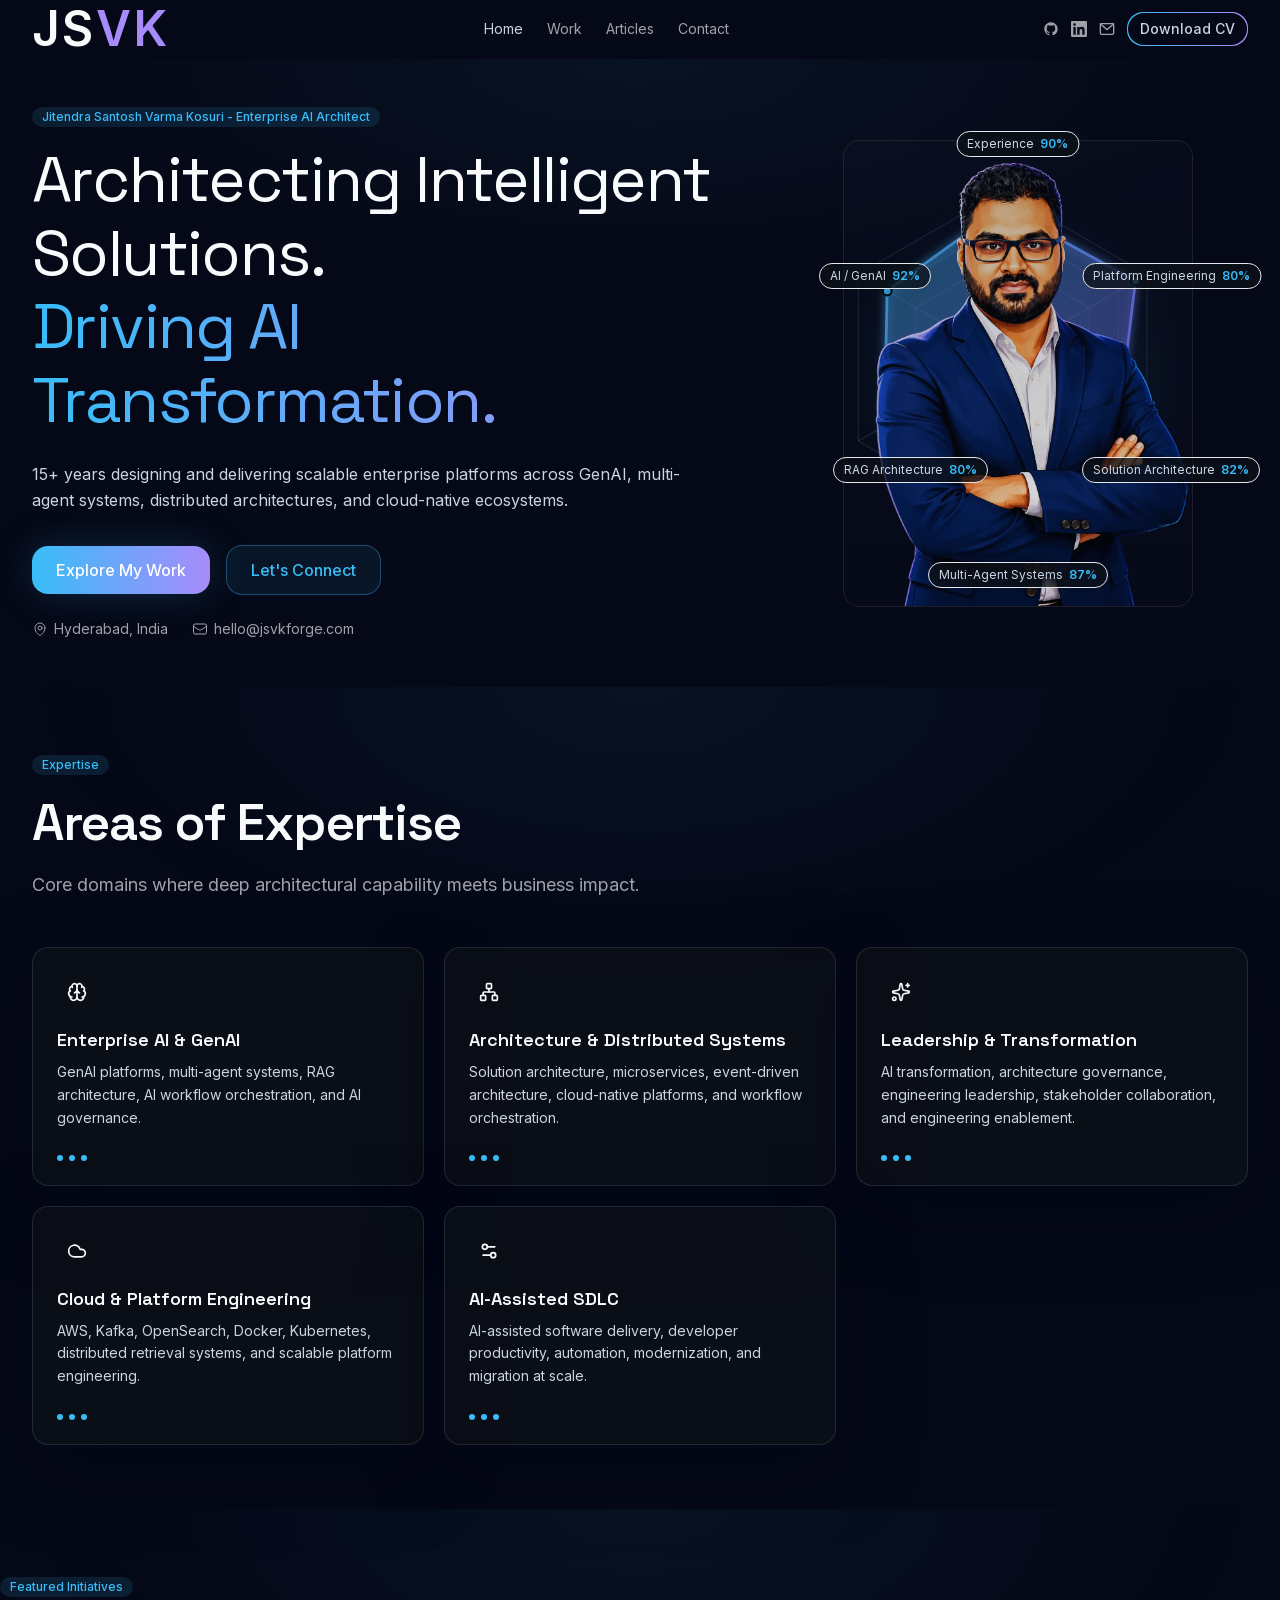
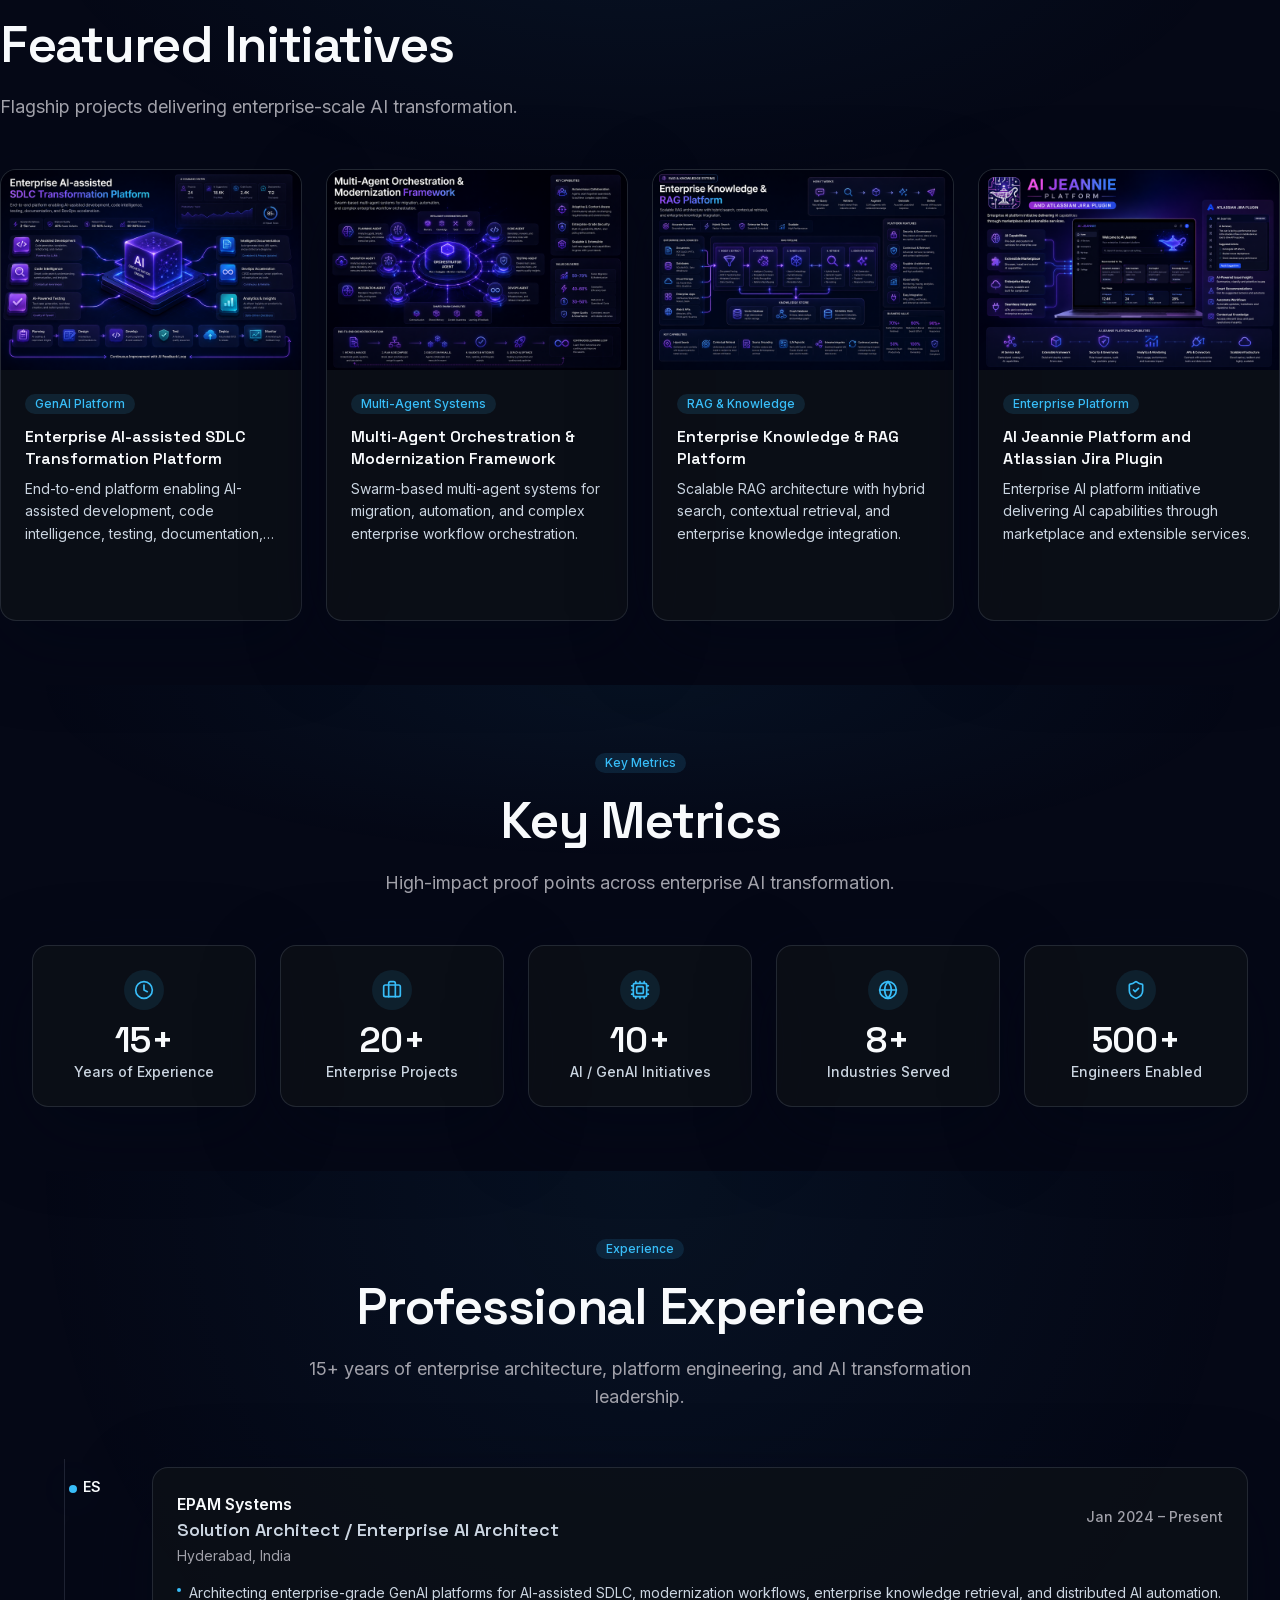
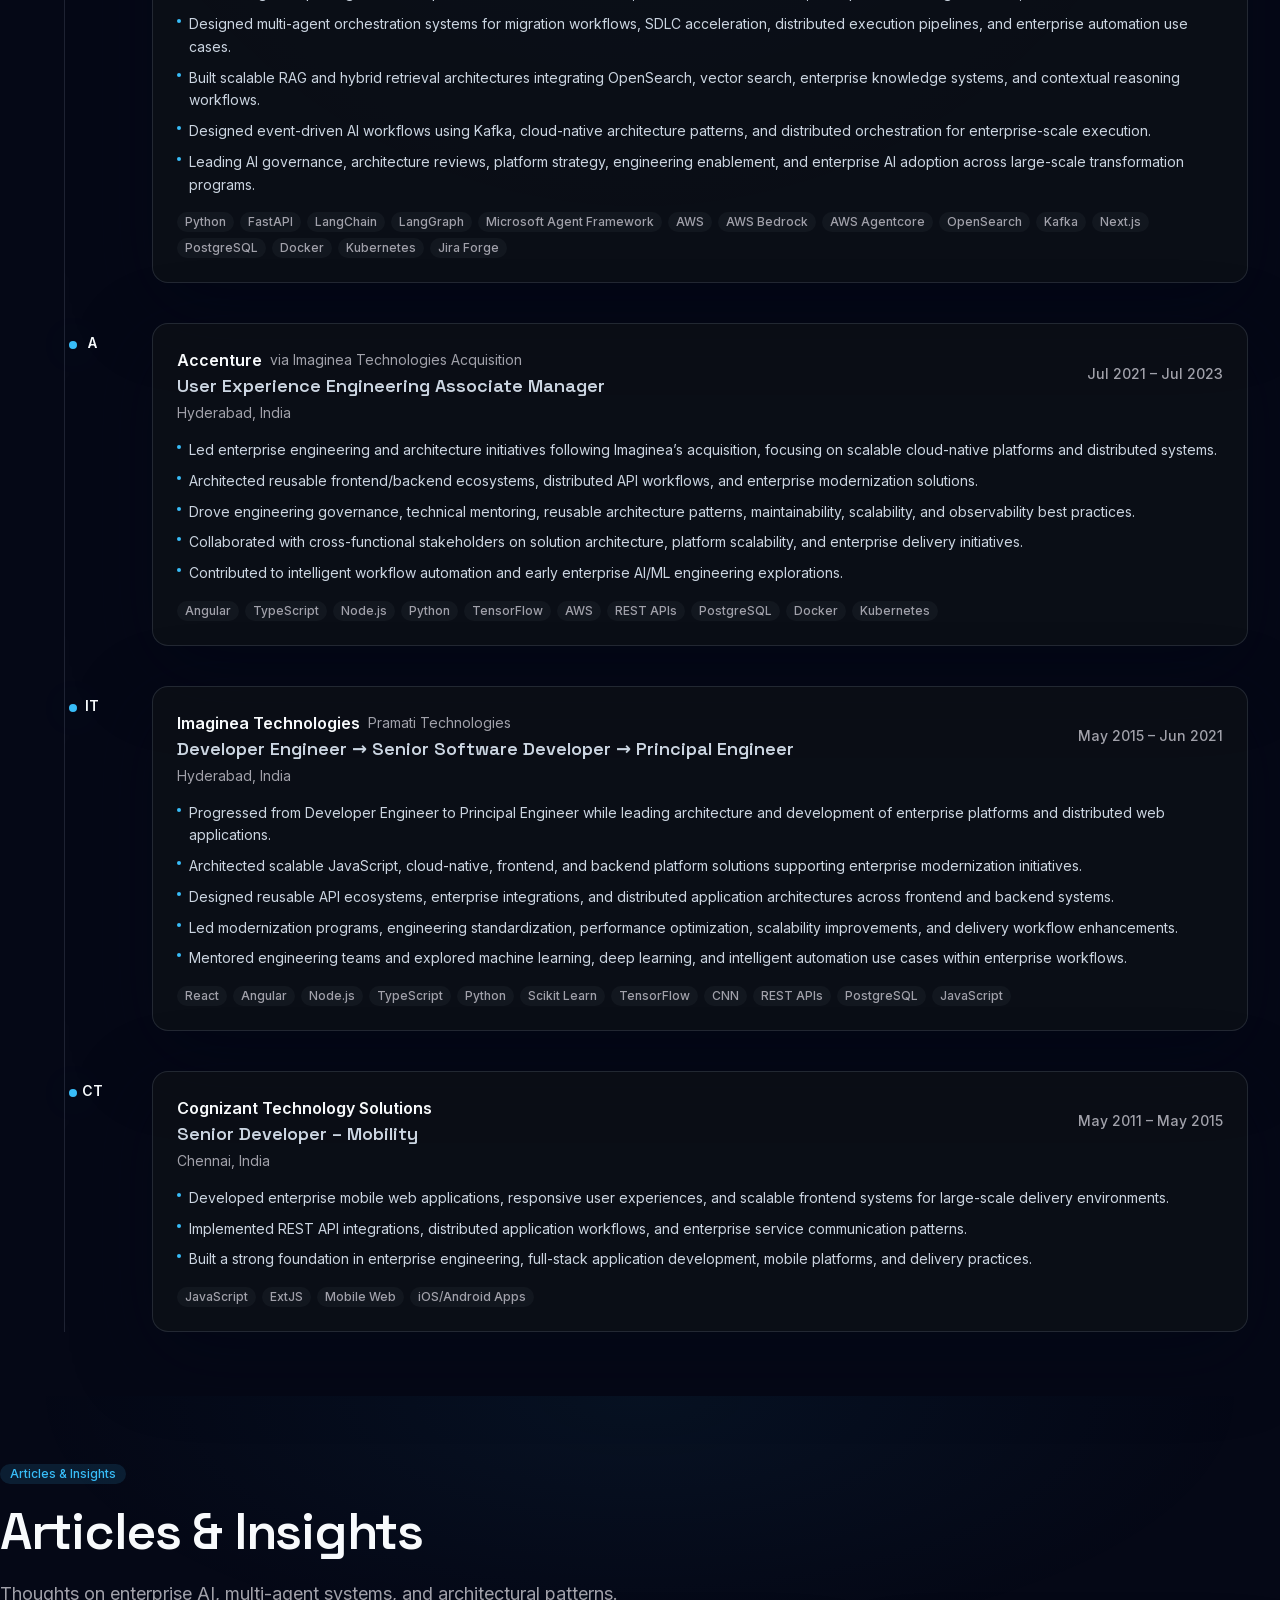
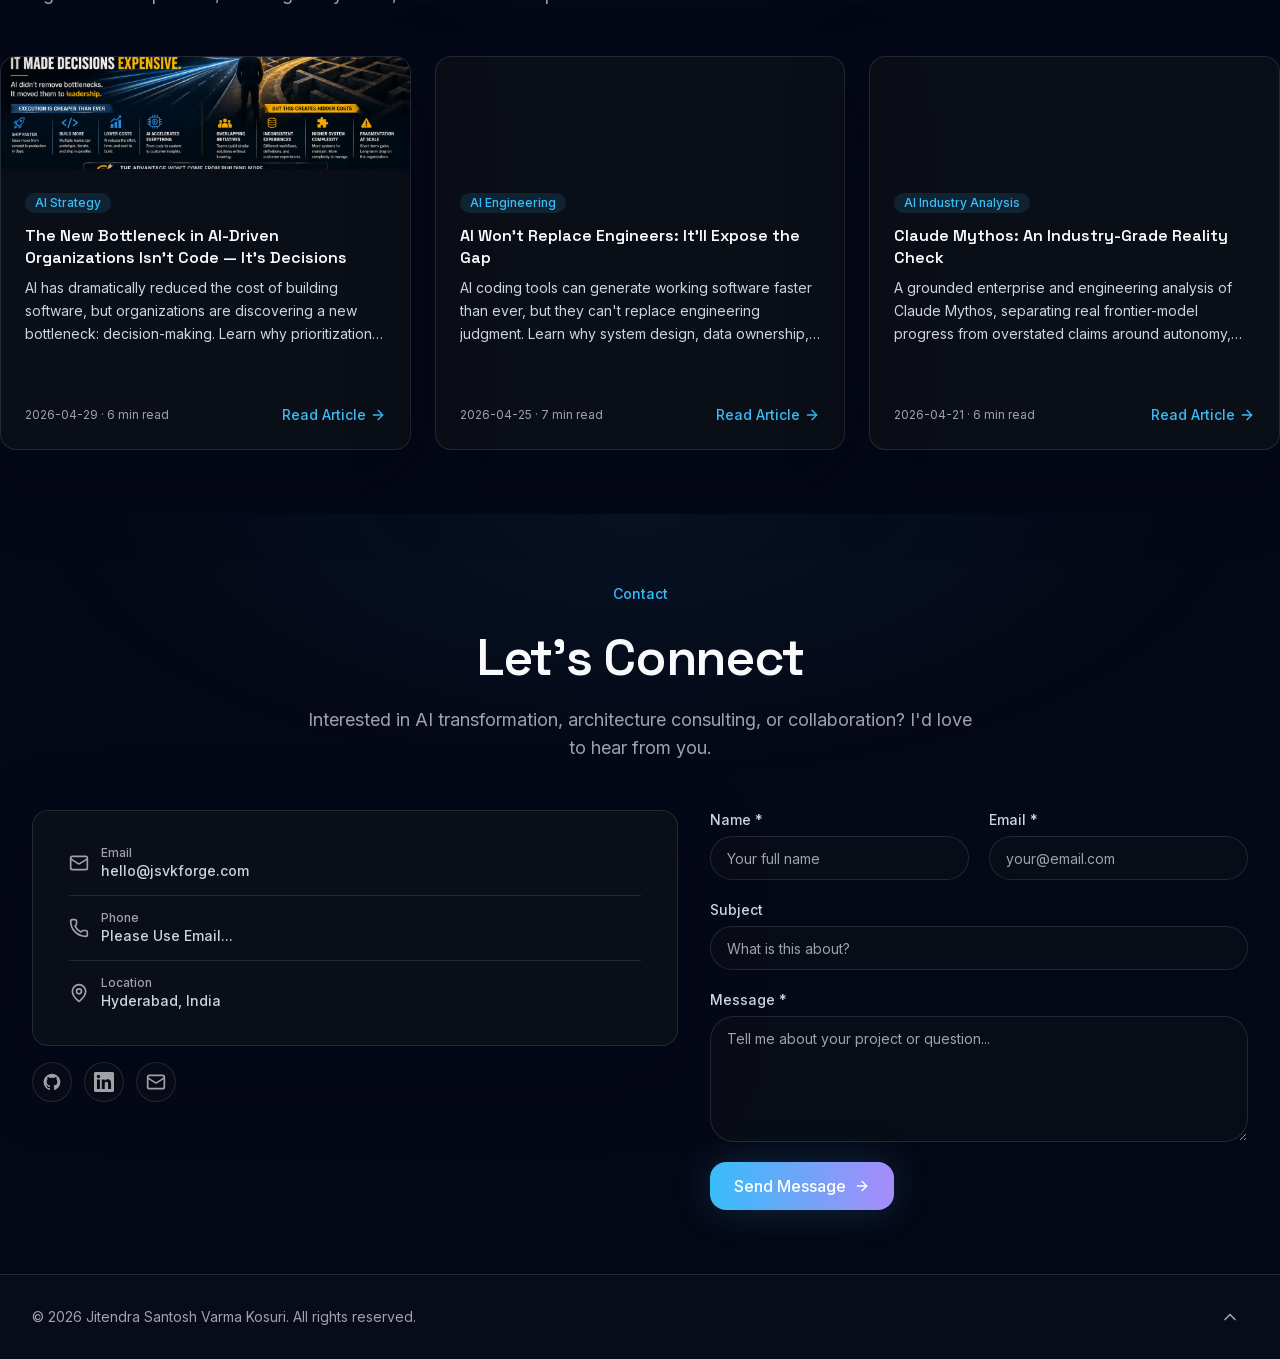
<file: index.html>
<!DOCTYPE html><!--GkWI0ORPAoXYrjSY4L6Zu--><html lang="en" class="scroll-smooth"><head><meta charSet="utf-8"/><meta name="viewport" content="width=device-width, initial-scale=1"/><link rel="preload" href="/_next/static/media/36966cca54120369-s.p.woff2" as="font" crossorigin="" type="font/woff2"/><link rel="preload" href="/_next/static/media/e4af272ccee01ff0-s.p.woff2" as="font" crossorigin="" type="font/woff2"/><link rel="preload" as="image" href="/images/portrait.webp"/><link rel="stylesheet" href="/_next/static/css/61635d3defe4c0eb.css" data-precedence="next"/><link rel="preload" as="script" fetchPriority="low" href="/_next/static/chunks/webpack-45ac28c634575dc6.js"/><script src="/_next/static/chunks/4bd1b696-c023c6e3521b1417.js" async=""></script><script src="/_next/static/chunks/255-eb4aecc3ff015961.js" async=""></script><script src="/_next/static/chunks/main-app-753661a6c926d005.js" async=""></script><script src="/_next/static/chunks/909-a5da60d248a1c133.js" async=""></script><script src="/_next/static/chunks/409-0404a604300a0914.js" async=""></script><script src="/_next/static/chunks/app/layout-2e5af91d2eb5dd2b.js" async=""></script><script src="/_next/static/chunks/app/page-988e6386d035dca3.js" async=""></script><link rel="manifest" href="/manifest.webmanifest"/><meta name="theme-color" content="#050816"/><meta name="apple-mobile-web-app-capable" content="yes"/><meta name="apple-mobile-web-app-status-bar-style" content="black-translucent"/><meta name="apple-mobile-web-app-title" content="JSV Kosuri"/><link rel="apple-touch-icon" href="/icons/icon-192.png"/><meta name="next-size-adjust" content=""/><title>Jitendra Santosh Varma Kosuri — Enterprise GenAI Architect</title><meta name="description" content="Enterprise GenAI Architect, Solution Architecture Leader, Multi-Agent Systems Specialist, and RAG Architecture Expert."/><link rel="manifest" href="/manifest.webmanifest"/><meta name="keywords" content="Enterprise GenAI,Multi-Agent Systems,RAG Architecture,Enterprise AI,Solution Architecture,Platform Engineering,AI Transformation"/><link rel="canonical" href="https://portfolio.jsvkforge.com"/><meta name="mobile-web-app-capable" content="yes"/><meta name="apple-mobile-web-app-title" content="JSV Kosuri"/><meta name="apple-mobile-web-app-status-bar-style" content="black-translucent"/><meta property="og:title" content="Jitendra Santosh Varma Kosuri — Enterprise GenAI Architect"/><meta property="og:description" content="Enterprise GenAI Architect, Solution Architecture Leader, Multi-Agent Systems Specialist, and RAG Architecture Expert."/><meta property="og:url" content="https://portfolio.jsvkforge.com"/><meta property="og:site_name" content="Jitendra Santosh Varma Kosuri"/><meta property="og:image" content="https://portfolio.jsvkforge.com/og/home.png"/><meta property="og:image:width" content="1200"/><meta property="og:image:height" content="630"/><meta property="og:image:alt" content="Jitendra Santosh Varma Kosuri"/><meta property="og:type" content="website"/><meta name="twitter:card" content="summary_large_image"/><meta name="twitter:title" content="Jitendra Santosh Varma Kosuri — Enterprise GenAI Architect"/><meta name="twitter:description" content="Enterprise GenAI Architect, Solution Architecture Leader, Multi-Agent Systems Specialist, and RAG Architecture Expert."/><meta name="twitter:image" content="https://portfolio.jsvkforge.com/og/home.png"/><link rel="icon" href="/favicon.png" type="image/png"/><link rel="apple-touch-icon" href="/icons/icon-192.png"/><script src="/_next/static/chunks/polyfills-42372ed130431b0a.js" noModule=""></script></head><body class="__variable_f367f3 __variable_dd5b2f bg-background-page text-text-primary antialiased"><div hidden=""><!--$--><!--/$--></div><a href="#main-content" class="sr-only focus:not-sr-only focus:absolute focus:top-4 focus:left-4 z-[60] rounded-lg bg-accent-blue px-4 py-2 text-sm font-medium text-background-page">Skip to content</a><div class="flex min-h-screen flex-col"><header class="sticky top-0 z-50 border-b transition-colors duration-200 border-transparent bg-transparent"><nav class="mx-auto flex max-w-7xl items-center justify-between px-6 py-3 lg:px-8" aria-label="Main navigation"><a class="text-base text-[2rem] font-semibold tracking-wider transition-colors hover:text-text-secondary lg:text-[3rem]" href="/"><span class="text-text-primary">JS</span><span class="text-accent-purple">VK</span></a><div class="hidden items-center gap-6 md:flex"><a aria-current="page" class="text-sm transition-colors hover:text-text-secondary text-text-secondary" href="/#home">Home</a><a class="text-sm transition-colors hover:text-text-secondary text-text-muted" href="/#experience">Work</a><a class="text-sm transition-colors hover:text-text-secondary text-text-muted" href="/#articles">Articles</a><a class="text-sm transition-colors hover:text-text-secondary text-text-muted" href="/#contact">Contact</a></div><div class="hidden items-center gap-3 md:flex"><a href="https://github.com/JSantoshVarmaKosuri" target="_blank" rel="noopener noreferrer" aria-label="GitHub" class="text-text-muted transition-colors hover:text-text-secondary"><svg class="h-4 w-4" viewBox="0 0 24 24" fill="currentColor" xmlns="http://www.w3.org/2000/svg"><path d="M12 2C6.477 2 2 6.477 2 12c0 4.42 2.865 8.166 6.839 9.489.5.092.682-.217.682-.482 0-.237-.009-.866-.013-1.7-2.782.604-3.369-1.34-3.369-1.34-.454-1.156-1.11-1.463-1.11-1.463-.908-.62.069-.608.069-.608 1.003.07 1.531 1.03 1.531 1.03.892 1.529 2.341 1.087 2.91.831.092-.646.35-1.086.636-1.336-2.22-.253-4.555-1.11-4.555-4.943 0-1.091.39-1.984 1.029-2.683-.103-.253-.446-1.27.098-2.647 0 0 .84-.269 2.75 1.025A9.578 9.578 0 0112 6.836c.85.004 1.705.114 2.504.336 1.909-1.294 2.747-1.025 2.747-1.025.546 1.377.203 2.394.1 2.647.64.699 1.028 1.592 1.028 2.683 0 3.842-2.339 4.687-4.566 4.935.359.309.678.919.678 1.852 0 1.336-.012 2.415-.012 2.743 0 .267.18.578.688.48C19.138 20.163 22 16.418 22 12c0-5.523-4.477-10-10-10z"></path></svg></a><a href="https://www.linkedin.com/in/jitendrasantoshvarmakosuri" target="_blank" rel="noopener noreferrer" aria-label="LinkedIn" class="text-text-muted transition-colors hover:text-text-secondary"><svg class="h-4 w-4" viewBox="0 0 24 24" fill="currentColor" xmlns="http://www.w3.org/2000/svg"><path d="M20.447 20.452h-3.554v-5.569c0-1.328-.027-3.037-1.852-3.037-1.853 0-2.136 1.445-2.136 2.939v5.667H9.351V9h3.414v1.561h.046c.477-.9 1.637-1.85 3.37-1.85 3.601 0 4.267 2.37 4.267 5.455v6.286zM5.337 7.433a2.062 2.062 0 01-2.063-2.065 2.064 2.064 0 112.063 2.065zm1.782 13.019H3.555V9h3.564v11.452zM22.225 0H1.771C.792 0 0 .774 0 1.729v20.542C0 23.227.792 24 1.771 24h20.451C23.2 24 24 23.227 24 22.271V1.729C24 .774 23.2 0 22.222 0h.003z"></path></svg></a><a href="mailto:hello@jsvkforge.com" rel="noopener noreferrer" aria-label="Email" class="text-text-muted transition-colors hover:text-text-secondary"><svg class="h-4 w-4" viewBox="0 0 24 24" fill="none" stroke="currentColor" stroke-width="2" stroke-linecap="round" stroke-linejoin="round" xmlns="http://www.w3.org/2000/svg"><rect x="2" y="4" width="20" height="16" rx="2"></rect><path d="M22 4L12 13L2 4"></path></svg></a><div class="rounded-lg bg-gradient-to-r from-accent-blue to-accent-purple p-[1px]"><a href="https://docs.google.com/document/d/1RDnSFEjE0doSJ6R_P3KXgy2J-gReIeCc/edit?usp=sharing&amp;ouid=115228987262110688343&amp;rtpof=true&amp;sd=true" target="_blank" class="inline-flex items-center justify-center rounded-lg bg-background-page px-3 py-1.5 text-sm font-medium text-text-secondary transition-colors hover:text-text-primary">Download CV</a></div></div><button type="button" class="ml-2 rounded-md p-2 text-text-muted transition-colors hover:text-text-secondary md:hidden" aria-label="Open menu" aria-expanded="false"><svg class="h-5 w-5" viewBox="0 0 24 24" fill="none" stroke="currentColor" stroke-width="2" stroke-linecap="round" stroke-linejoin="round" xmlns="http://www.w3.org/2000/svg"><line x1="3" y1="6" x2="21" y2="6"></line><line x1="3" y1="12" x2="21" y2="12"></line><line x1="3" y1="18" x2="21" y2="18"></line></svg></button></nav><div class="overflow-hidden transition-all duration-200 ease-in-out max-h-0 opacity-0" role="dialog" aria-modal="true" aria-label="Mobile navigation"><div class="rounded-2xl border p-6 border-border-subtle bg-glass-elevated shadow-card backdrop-blur-md hover:border-border-strong mx-4 mt-1"><div class="flex flex-col gap-4 py-4"><a aria-current="page" class="text-sm transition-colors hover:text-text-secondary text-text-secondary" href="/#home">Home</a><a class="text-sm transition-colors hover:text-text-secondary text-text-muted" href="/#experience">Work</a><a class="text-sm transition-colors hover:text-text-secondary text-text-muted" href="/#articles">Articles</a><a class="text-sm transition-colors hover:text-text-secondary text-text-muted" href="/#contact">Contact</a><hr class="border-border-subtle"/><a href="https://docs.google.com/document/d/1RDnSFEjE0doSJ6R_P3KXgy2J-gReIeCc/edit?usp=sharing&amp;ouid=115228987262110688343&amp;rtpof=true&amp;sd=true" target="_blank" class="inline-flex items-center justify-center rounded-lg bg-gradient-to-r from-accent-blue to-accent-purple px-3 py-2 text-sm font-medium text-text-secondary transition-colors hover:opacity-90">Download CV</a><hr class="border-border-subtle"/><div class="flex items-center gap-3"><a href="https://github.com/JSantoshVarmaKosuri" target="_blank" rel="noopener noreferrer" aria-label="GitHub" class="text-text-muted transition-colors hover:text-text-secondary"><svg class="h-4 w-4" viewBox="0 0 24 24" fill="currentColor" xmlns="http://www.w3.org/2000/svg"><path d="M12 2C6.477 2 2 6.477 2 12c0 4.42 2.865 8.166 6.839 9.489.5.092.682-.217.682-.482 0-.237-.009-.866-.013-1.7-2.782.604-3.369-1.34-3.369-1.34-.454-1.156-1.11-1.463-1.11-1.463-.908-.62.069-.608.069-.608 1.003.07 1.531 1.03 1.531 1.03.892 1.529 2.341 1.087 2.91.831.092-.646.35-1.086.636-1.336-2.22-.253-4.555-1.11-4.555-4.943 0-1.091.39-1.984 1.029-2.683-.103-.253-.446-1.27.098-2.647 0 0 .84-.269 2.75 1.025A9.578 9.578 0 0112 6.836c.85.004 1.705.114 2.504.336 1.909-1.294 2.747-1.025 2.747-1.025.546 1.377.203 2.394.1 2.647.64.699 1.028 1.592 1.028 2.683 0 3.842-2.339 4.687-4.566 4.935.359.309.678.919.678 1.852 0 1.336-.012 2.415-.012 2.743 0 .267.18.578.688.48C19.138 20.163 22 16.418 22 12c0-5.523-4.477-10-10-10z"></path></svg></a><a href="https://www.linkedin.com/in/jitendrasantoshvarmakosuri" target="_blank" rel="noopener noreferrer" aria-label="LinkedIn" class="text-text-muted transition-colors hover:text-text-secondary"><svg class="h-4 w-4" viewBox="0 0 24 24" fill="currentColor" xmlns="http://www.w3.org/2000/svg"><path d="M20.447 20.452h-3.554v-5.569c0-1.328-.027-3.037-1.852-3.037-1.853 0-2.136 1.445-2.136 2.939v5.667H9.351V9h3.414v1.561h.046c.477-.9 1.637-1.85 3.37-1.85 3.601 0 4.267 2.37 4.267 5.455v6.286zM5.337 7.433a2.062 2.062 0 01-2.063-2.065 2.064 2.064 0 112.063 2.065zm1.782 13.019H3.555V9h3.564v11.452zM22.225 0H1.771C.792 0 0 .774 0 1.729v20.542C0 23.227.792 24 1.771 24h20.451C23.2 24 24 23.227 24 22.271V1.729C24 .774 23.2 0 22.222 0h.003z"></path></svg></a><a href="mailto:hello@jsvkforge.com" rel="noopener noreferrer" aria-label="Email" class="text-text-muted transition-colors hover:text-text-secondary"><svg class="h-4 w-4" viewBox="0 0 24 24" fill="none" stroke="currentColor" stroke-width="2" stroke-linecap="round" stroke-linejoin="round" xmlns="http://www.w3.org/2000/svg"><rect x="2" y="4" width="20" height="16" rx="2"></rect><path d="M22 4L12 13L2 4"></path></svg></a></div></div></div></div></header><main id="main-content" class="flex-1"><script id="person-schema" type="application/ld+json">{"@context":"https://schema.org","@type":"Person","name":"Jitendra Santosh Varma Kosuri","jobTitle":"Jitendra Santosh Varma Kosuri - Enterprise AI Architect","description":"15+ years designing and delivering scalable enterprise platforms across GenAI, multi-agent systems, distributed architectures, and cloud-native ecosystems.","url":"https://portfolio.jsvkforge.com","sameAs":["https://www.linkedin.com/in/jitendrasantoshvarmakosuri"],"locationCreated":{"@type":"Place","address":{"@type":"PostalAddress","addressLocality":"Hyderabad, India"}}}</script><script id="website-schema" type="application/ld+json">{"@context":"https://schema.org","@type":"WebSite","name":"Jitendra Santosh Varma Kosuri","url":"https://portfolio.jsvkforge.com","description":"Enterprise GenAI Architect, Solution Architecture Leader, Multi-Agent Systems Specialist, and RAG Architecture Expert.","publisher":{"@type":"Person","name":"Jitendra Santosh Varma Kosuri"}}</script><section id="home" class="py-12 relative ambient-glow"><div class="mx-auto w-full max-w-7xl px-0"><div class="mx-auto w-full max-w-7xl px-6 lg:px-8"><div class="grid grid-cols-1 gap-12 lg:grid-cols-[1.2fr_0.8fr] lg:gap-16"><div class="animate-fade-up delay-0 flex flex-col"><span class="inline-flex items-center rounded-md px-2.5 py-0.5 text-xs font-medium bg-[rgba(56,189,248,0.12)] text-accent-blue mb-4 w-fit">Jitendra Santosh Varma Kosuri - Enterprise AI Architect</span><h1 class="text-hero font-display leading-[1.15] tracking-tight text-text-primary"><span class="block">Architecting Intelligent Solutions.</span><span class="block bg-gradient-to-r from-accent-blue to-accent-purple bg-clip-text text-transparent">Driving AI Transformation.</span></h1><p class="mt-6 max-w-2xl text-base leading-relaxed text-text-secondary">15+ years designing and delivering scalable enterprise platforms across GenAI, multi-agent systems, distributed architectures, and cloud-native ecosystems.</p><div class="mt-8 flex flex-col gap-3 sm:flex-row sm:items-center sm:gap-4"><a href="#experience" class="inline-flex items-center justify-center gap-2 rounded-lg font-medium transition-all duration-200 focus-visible:outline-none focus-visible:ring-2 focus-visible:ring-offset-2 focus-visible:ring-offset-background-page disabled:pointer-events-none disabled:opacity-50 bg-gradient-to-r from-accent-blue to-accent-purple text-white shadow-glow-blue hover:shadow-[0_0_40px_rgba(56,189,248,0.3)] focus-visible:ring-accent-blue px-6 py-3 text-base">Explore My Work</a><a href="#contact" class="inline-flex items-center justify-center gap-2 rounded-lg font-medium transition-all duration-200 focus-visible:outline-none focus-visible:ring-2 focus-visible:ring-offset-2 focus-visible:ring-offset-background-page disabled:pointer-events-none disabled:opacity-50 border border-border-accent bg-[rgba(56,189,248,0.08)] text-accent-blue hover:bg-[rgba(56,189,248,0.14)] focus-visible:ring-accent-blue px-6 py-3 text-base">Let&#x27;s Connect</a></div><div class="mt-6 flex flex-wrap items-center gap-x-6 gap-y-2 text-sm text-text-muted"><span class="flex items-center gap-1.5"><svg class="h-4 w-4 shrink-0" fill="none" viewBox="0 0 24 24" stroke="currentColor" stroke-width="1.5"><path stroke-linecap="round" stroke-linejoin="round" d="M15 10.5a3 3 0 1 1-6 0 3 3 0 0 1 6 0Z"></path><path stroke-linecap="round" stroke-linejoin="round" d="M19.5 10.5c0 7.142-7.5 11.25-7.5 11.25S4.5 17.642 4.5 10.5a7.5 7.5 0 1 1 15 0Z"></path></svg>Hyderabad, India</span><span class="flex items-center gap-1.5"><svg class="h-4 w-4 shrink-0" fill="none" viewBox="0 0 24 24" stroke="currentColor" stroke-width="1.5"><path stroke-linecap="round" stroke-linejoin="round" d="M21.75 6.75v10.5a2.25 2.25 0 0 1-2.25 2.25h-15a2.25 2.25 0 0 1-2.25-2.25V6.75m19.5 0A2.25 2.25 0 0 0 19.5 4.5h-15a2.25 2.25 0 0 0-2.25 2.25m19.5 0v.243a2.25 2.25 0 0 1-1.07 1.916l-7.5 4.615a2.25 2.25 0 0 1-2.36 0L3.32 8.91a2.25 2.25 0 0 1-1.07-1.916V6.75"></path></svg><a href="mailto:hello@jsvkforge.com" class="hover:text-text-primary transition-colors">hello@jsvkforge.com</a></span></div></div><div class="animate-fade-up delay-200 flex items-center justify-center"><div class="relative flex items-center justify-center"><div class="ambient-glow-lg absolute inset-0 -z-20"></div><div class="absolute inset-[-75px] flex items-center justify-center"><div class="relative h-[360px] w-[360px] sm:h-[540px] sm:w-[540px]"><svg viewBox="0 0 456 456" class="w-full h-full" role="img" aria-label="Capability radar chart showing expertise areas"><title>Capability Radar Chart</title><desc>Experience: 90%, AI / GenAI: 92%, RAG Architecture: 80%, Multi-Agent Systems: 87%, Solution Architecture: 82%, Platform Engineering: 80%</desc><defs><linearGradient id="radar-fill" x1="0%" y1="0%" x2="100%" y2="100%"><stop offset="0%" stop-color="#38bdf8" stop-opacity="0.28"></stop><stop offset="100%" stop-color="#8b5cf6" stop-opacity="0.28"></stop></linearGradient><linearGradient id="radar-stroke" x1="0%" y1="0%" x2="100%" y2="100%"><stop offset="0%" stop-color="#38bdf8"></stop><stop offset="100%" stop-color="#8b5cf6"></stop></linearGradient><filter id="radar-glow" x="-20%" y="-20%" width="140%" height="140%"><feGaussianBlur stdDeviation="4" result="blur"></feGaussianBlur><feMerge><feMergeNode in="blur"></feMergeNode><feMergeNode in="SourceGraphic"></feMergeNode></feMerge></filter></defs><polygon points="214,183.6 240.32717227504693,198.8 240.32717227504693,229.2 214,244.4 187.67282772495307,229.20000000000002 187.67282772495307,198.79999999999998" fill="none" stroke="rgba(148, 163, 184, 0.18)" stroke-width="1"></polygon><polygon points="214,153.2 266.65434455009387,183.6 266.65434455009387,244.39999999999998 214,274.8 161.34565544990613,244.40000000000003 161.34565544990613,183.6" fill="none" stroke="rgba(148, 163, 184, 0.18)" stroke-width="1"></polygon><polygon points="214,122.8 292.98151682514083,168.4 292.98151682514083,259.59999999999997 214,305.2 135.01848317485923,259.6 135.0184831748592,168.39999999999998" fill="none" stroke="rgba(148, 163, 184, 0.18)" stroke-width="1"></polygon><polygon points="214,92.39999999999999 319.30868910018773,153.2 319.30868910018773,274.79999999999995 214,335.6 108.69131089981228,274.80000000000007 108.69131089981227,153.2" fill="none" stroke="rgba(148, 163, 184, 0.18)" stroke-width="1"></polygon><polygon points="214,62 345.63586137523464,138 345.6358613752347,290 214,366 82.36413862476536,290.00000000000006 82.36413862476533,138" fill="none" stroke="rgba(148, 163, 184, 0.18)" stroke-width="1"></polygon><line x1="214" y1="214" x2="214" y2="62" stroke="rgba(148, 163, 184, 0.2)" stroke-width="1"></line><line x1="214" y1="214" x2="345.63586137523464" y2="138" stroke="rgba(148, 163, 184, 0.2)" stroke-width="1"></line><line x1="214" y1="214" x2="345.6358613752347" y2="290" stroke="rgba(148, 163, 184, 0.2)" stroke-width="1"></line><line x1="214" y1="214" x2="214" y2="366" stroke="rgba(148, 163, 184, 0.2)" stroke-width="1"></line><line x1="214" y1="214" x2="82.36413862476536" y2="290.00000000000006" stroke="rgba(148, 163, 184, 0.2)" stroke-width="1"></line><line x1="214" y1="214" x2="82.36413862476533" y2="138" stroke="rgba(148, 163, 184, 0.2)" stroke-width="1"></line><polygon points="214,77.19999999999999 335.1049924652159,144.07999999999998 319.30868910018773,274.79999999999995 214,346.24 106.0585936723076,276.32000000000005 108.69131089981227,153.2" fill="url(#radar-fill)" stroke="url(#radar-stroke)" stroke-width="2.5" stroke-linejoin="round" filter="url(#radar-glow)"></polygon><circle cx="214" cy="77.19999999999999" r="4" fill="#38bdf8" stroke="#050816" stroke-width="2"></circle><circle cx="335.1049924652159" cy="144.07999999999998" r="4" fill="#38bdf8" stroke="#050816" stroke-width="2"></circle><circle cx="319.30868910018773" cy="274.79999999999995" r="4" fill="#38bdf8" stroke="#050816" stroke-width="2"></circle><circle cx="214" cy="346.24" r="4" fill="#38bdf8" stroke="#050816" stroke-width="2"></circle><circle cx="106.0585936723076" cy="276.32000000000005" r="4" fill="#38bdf8" stroke="#050816" stroke-width="2"></circle><circle cx="108.69131089981227" cy="153.2" r="4" fill="#38bdf8" stroke="#050816" stroke-width="2"></circle></svg><div class="pointer-events-none absolute inset-0 z-30"><div class="absolute flex items-center gap-1 rounded-full border border-accent/30 bg-[rgba(13,17,23,0.75)] px-2 py-0.5 text-[10px] backdrop-blur-md sm:gap-1.5 sm:px-2.5 sm:py-1 sm:text-xs top-[10%] left-1/2 -translate-x-1/2 -translate-y-full" role="presentation" aria-hidden="true"><span class="text-text-secondary">Experience</span><span class="font-semibold text-accent-blue">90<!-- -->%</span></div><div class="absolute flex items-center gap-1 rounded-full border border-accent/30 bg-[rgba(13,17,23,0.75)] px-2 py-0.5 text-[10px] backdrop-blur-md sm:gap-1.5 sm:px-2.5 sm:py-1 sm:text-xs top-[32%] right-[45%] -translate-x-full -translate-y-1/2" role="presentation" aria-hidden="true"><span class="text-text-secondary">AI / GenAI</span><span class="font-semibold text-accent-blue">92<!-- -->%</span></div><div class="absolute flex items-center gap-1 rounded-full border border-accent/30 bg-[rgba(13,17,23,0.75)] px-2 py-0.5 text-[10px] backdrop-blur-md sm:gap-1.5 sm:px-2.5 sm:py-1 sm:text-xs bottom-[32%] right-[25%] -translate-x-full translate-y-1/2" role="presentation" aria-hidden="true"><span class="text-text-secondary">RAG Architecture</span><span class="font-semibold text-accent-blue">80<!-- -->%</span></div><div class="absolute flex items-center gap-1 rounded-full border border-accent/30 bg-[rgba(13,17,23,0.75)] px-2 py-0.5 text-[10px] backdrop-blur-md sm:gap-1.5 sm:px-2.5 sm:py-1 sm:text-xs bottom-[15%] left-1/2 -translate-x-1/2 translate-y-full" role="presentation" aria-hidden="true"><span class="text-text-secondary">Multi-Agent Systems</span><span class="font-semibold text-accent-blue">87<!-- -->%</span></div><div class="absolute flex items-center gap-1 rounded-full border border-accent/30 bg-[rgba(13,17,23,0.75)] px-2 py-0.5 text-[10px] backdrop-blur-md sm:gap-1.5 sm:px-2.5 sm:py-1 sm:text-xs bottom-[32%] left-[45%] translate-x-1/2 translate-y-1/2" role="presentation" aria-hidden="true"><span class="text-text-secondary">Solution Architecture</span><span class="font-semibold text-accent-blue">82<!-- -->%</span></div><div class="absolute flex items-center gap-1 rounded-full border border-accent/30 bg-[rgba(13,17,23,0.75)] px-2 py-0.5 text-[10px] backdrop-blur-md sm:gap-1.5 sm:px-2.5 sm:py-1 sm:text-xs top-[32%] left-[45%] translate-x-1/2 -translate-y-1/2" role="presentation" aria-hidden="true"><span class="text-text-secondary">Platform Engineering</span><span class="font-semibold text-accent-blue">80<!-- -->%</span></div></div></div></div><div class="relative z-10 w-full max-w-[240px] sm:max-w-[350px]"><div class="relative aspect-[3/4] w-full overflow-hidden rounded-2xl border border-white/10"><img src="/images/portrait.webp" alt="Jitendra Santosh Varma Kosuri" class="aspect-[3/4] h-full w-full rounded-2xl object-cover" loading="eager"/><div class="absolute inset-0 rounded-2xl" style="background:linear-gradient(180deg, rgba(15, 23, 42, 0.28) 0%, rgba(15, 23, 42, 0.15) 100%)"></div></div></div></div></div></div></div></div></section><!--$?--><template id="B:0"></template><div class="mx-auto w-full max-w-7xl animate-pulse rounded-2xl bg-background-elevated/30 py-24" aria-hidden="true"></div><!--/$--><!--$?--><template id="B:1"></template><div class="mx-auto w-full max-w-7xl animate-pulse rounded-2xl bg-background-elevated/30 py-24" aria-hidden="true"></div><!--/$--><!--$?--><template id="B:2"></template><div class="mx-auto w-full max-w-7xl animate-pulse rounded-2xl bg-background-elevated/30 py-24" aria-hidden="true"></div><!--/$--><!--$?--><template id="B:3"></template><div class="mx-auto w-full max-w-7xl animate-pulse rounded-2xl bg-background-elevated/30 py-24" aria-hidden="true"></div><!--/$--><!--$?--><template id="B:4"></template><div class="mx-auto w-full max-w-7xl animate-pulse rounded-2xl bg-background-elevated/30 py-24" aria-hidden="true"></div><!--/$--><!--$?--><template id="B:5"></template><div class="mx-auto w-full max-w-7xl animate-pulse rounded-2xl bg-background-elevated/30 py-24" aria-hidden="true"></div><!--/$--><!--$--><!--/$--></main><footer class="border-t border-border-subtle bg-background-section"><div class="mx-auto flex max-w-7xl items-center justify-between px-6 py-6 lg:px-8"><p class="text-sm text-text-muted">© <!-- -->2026<!-- --> <!-- -->Jitendra Santosh Varma Kosuri<!-- -->. All rights reserved.</p><a href="#home" aria-label="Back to top" class="rounded-lg p-2 text-text-muted transition-colors hover:bg-[rgba(148,163,184,0.08)] hover:text-text-secondary"><svg class="h-5 w-5" viewBox="0 0 24 24" fill="none" stroke="currentColor" stroke-width="2" stroke-linecap="round" stroke-linejoin="round" xmlns="http://www.w3.org/2000/svg"><polyline points="18 15 12 9 6 15"></polyline></svg></a></div></footer></div><script>requestAnimationFrame(function(){$RT=performance.now()});</script><script src="/_next/static/chunks/webpack-45ac28c634575dc6.js" id="_R_" async=""></script><div hidden id="S:0"><section class="py-16 relative ambient-glow"><div class="mx-auto w-full max-w-7xl px-0"><div class="mx-auto w-full max-w-7xl px-6 lg:px-8"><div class="animate-fade-up delay-0"><span class="inline-flex items-center rounded-md px-2.5 py-0.5 text-xs font-medium bg-[rgba(56,189,248,0.12)] text-accent-blue mb-4 w-fit">Expertise</span><h2 class="font-display font-semibold leading-tight tracking-tight text-text-primary text-h2">Areas of Expertise</h2><p class="mt-4 text-base text-text-muted sm:text-lg">Core domains where deep architectural capability meets business impact.</p></div><div class="mt-12 grid grid-cols-1 gap-5 md:grid-cols-3 2xl:grid-cols-5 2xl:gap-6"><div class="flex h-full"><div class="animate-fade-up" style="animation-delay:100ms"><div class="rounded-2xl border p-6 border-border-subtle bg-glass-default shadow-card backdrop-blur-md transition-all duration-200 hover:border-border-accent hover:shadow-glow-blue-soft hover:-translate-y-0.5 flex flex-col"><div class="flex h-10 w-10 items-center justify-center rounded-xl"><svg xmlns="http://www.w3.org/2000/svg" width="24" height="24" viewBox="0 0 24 24" fill="none" stroke="currentColor" stroke-width="2" stroke-linecap="round" stroke-linejoin="round" class="lucide lucide-brain h-5 w-5" aria-hidden="true"><path d="M12 18V5"></path><path d="M15 13a4.17 4.17 0 0 1-3-4 4.17 4.17 0 0 1-3 4"></path><path d="M17.598 6.5A3 3 0 1 0 12 5a3 3 0 1 0-5.598 1.5"></path><path d="M17.997 5.125a4 4 0 0 1 2.526 5.77"></path><path d="M18 18a4 4 0 0 0 2-7.464"></path><path d="M19.967 17.483A4 4 0 1 1 12 18a4 4 0 1 1-7.967-.517"></path><path d="M6 18a4 4 0 0 1-2-7.464"></path><path d="M6.003 5.125a4 4 0 0 0-2.526 5.77"></path></svg></div><h3 class="mt-4 text-lg font-display font-semibold leading-snug text-text-primary">Enterprise AI &amp; GenAI</h3><p class="mt-2 text-sm leading-relaxed text-text-secondary">GenAI platforms, multi-agent systems, RAG architecture, AI workflow orchestration, and AI governance.</p><br/><div class="flex items-center gap-1.5 mt-auto" aria-hidden="true"><span class="h-1.5 w-1.5 rounded-full bg-accent-blue"></span><span class="h-1.5 w-1.5 rounded-full bg-accent-blue"></span><span class="h-1.5 w-1.5 rounded-full bg-accent-blue"></span></div></div></div></div><div class="flex h-full"><div class="animate-fade-up" style="animation-delay:200ms"><div class="rounded-2xl border p-6 border-border-subtle bg-glass-default shadow-card backdrop-blur-md transition-all duration-200 hover:border-border-accent hover:shadow-glow-blue-soft hover:-translate-y-0.5 flex flex-col"><div class="flex h-10 w-10 items-center justify-center rounded-xl"><svg xmlns="http://www.w3.org/2000/svg" width="24" height="24" viewBox="0 0 24 24" fill="none" stroke="currentColor" stroke-width="2" stroke-linecap="round" stroke-linejoin="round" class="lucide lucide-network h-5 w-5" aria-hidden="true"><rect x="16" y="16" width="6" height="6" rx="1"></rect><rect x="2" y="16" width="6" height="6" rx="1"></rect><rect x="9" y="2" width="6" height="6" rx="1"></rect><path d="M5 16v-3a1 1 0 0 1 1-1h12a1 1 0 0 1 1 1v3"></path><path d="M12 12V8"></path></svg></div><h3 class="mt-4 text-lg font-display font-semibold leading-snug text-text-primary">Architecture &amp; Distributed Systems</h3><p class="mt-2 text-sm leading-relaxed text-text-secondary">Solution architecture, microservices, event-driven architecture, cloud-native platforms, and workflow orchestration.</p><br/><div class="flex items-center gap-1.5 mt-auto" aria-hidden="true"><span class="h-1.5 w-1.5 rounded-full bg-accent-blue"></span><span class="h-1.5 w-1.5 rounded-full bg-accent-blue"></span><span class="h-1.5 w-1.5 rounded-full bg-accent-blue"></span></div></div></div></div><div class="flex h-full"><div class="animate-fade-up" style="animation-delay:300ms"><div class="rounded-2xl border p-6 border-border-subtle bg-glass-default shadow-card backdrop-blur-md transition-all duration-200 hover:border-border-accent hover:shadow-glow-blue-soft hover:-translate-y-0.5 flex flex-col"><div class="flex h-10 w-10 items-center justify-center rounded-xl"><svg xmlns="http://www.w3.org/2000/svg" width="24" height="24" viewBox="0 0 24 24" fill="none" stroke="currentColor" stroke-width="2" stroke-linecap="round" stroke-linejoin="round" class="lucide lucide-sparkles h-5 w-5" aria-hidden="true"><path d="M11.017 2.814a1 1 0 0 1 1.966 0l1.051 5.558a2 2 0 0 0 1.594 1.594l5.558 1.051a1 1 0 0 1 0 1.966l-5.558 1.051a2 2 0 0 0-1.594 1.594l-1.051 5.558a1 1 0 0 1-1.966 0l-1.051-5.558a2 2 0 0 0-1.594-1.594l-5.558-1.051a1 1 0 0 1 0-1.966l5.558-1.051a2 2 0 0 0 1.594-1.594z"></path><path d="M20 2v4"></path><path d="M22 4h-4"></path><circle cx="4" cy="20" r="2"></circle></svg></div><h3 class="mt-4 text-lg font-display font-semibold leading-snug text-text-primary">Leadership &amp; Transformation</h3><p class="mt-2 text-sm leading-relaxed text-text-secondary">AI transformation, architecture governance, engineering leadership, stakeholder collaboration, and engineering enablement.</p><br/><div class="flex items-center gap-1.5 mt-auto" aria-hidden="true"><span class="h-1.5 w-1.5 rounded-full bg-accent-blue"></span><span class="h-1.5 w-1.5 rounded-full bg-accent-blue"></span><span class="h-1.5 w-1.5 rounded-full bg-accent-blue"></span></div></div></div></div><div class="flex h-full"><div class="animate-fade-up" style="animation-delay:400ms"><div class="rounded-2xl border p-6 border-border-subtle bg-glass-default shadow-card backdrop-blur-md transition-all duration-200 hover:border-border-accent hover:shadow-glow-blue-soft hover:-translate-y-0.5 flex flex-col"><div class="flex h-10 w-10 items-center justify-center rounded-xl"><svg xmlns="http://www.w3.org/2000/svg" width="24" height="24" viewBox="0 0 24 24" fill="none" stroke="currentColor" stroke-width="2" stroke-linecap="round" stroke-linejoin="round" class="lucide lucide-cloud h-5 w-5" aria-hidden="true"><path d="M17.5 19H9a7 7 0 1 1 6.71-9h1.79a4.5 4.5 0 1 1 0 9Z"></path></svg></div><h3 class="mt-4 text-lg font-display font-semibold leading-snug text-text-primary">Cloud &amp; Platform Engineering</h3><p class="mt-2 text-sm leading-relaxed text-text-secondary">AWS, Kafka, OpenSearch, Docker, Kubernetes, distributed retrieval systems, and scalable platform engineering.</p><br/><div class="flex items-center gap-1.5 mt-auto" aria-hidden="true"><span class="h-1.5 w-1.5 rounded-full bg-accent-blue"></span><span class="h-1.5 w-1.5 rounded-full bg-accent-blue"></span><span class="h-1.5 w-1.5 rounded-full bg-accent-blue"></span></div></div></div></div><div class="flex h-full"><div class="animate-fade-up" style="animation-delay:500ms"><div class="rounded-2xl border p-6 border-border-subtle bg-glass-default shadow-card backdrop-blur-md transition-all duration-200 hover:border-border-accent hover:shadow-glow-blue-soft hover:-translate-y-0.5 flex flex-col"><div class="flex h-10 w-10 items-center justify-center rounded-xl"><svg xmlns="http://www.w3.org/2000/svg" width="24" height="24" viewBox="0 0 24 24" fill="none" stroke="currentColor" stroke-width="2" stroke-linecap="round" stroke-linejoin="round" class="lucide lucide-settings2 lucide-settings-2 h-5 w-5" aria-hidden="true"><path d="M14 17H5"></path><path d="M19 7h-9"></path><circle cx="17" cy="17" r="3"></circle><circle cx="7" cy="7" r="3"></circle></svg></div><h3 class="mt-4 text-lg font-display font-semibold leading-snug text-text-primary">AI-Assisted SDLC</h3><p class="mt-2 text-sm leading-relaxed text-text-secondary">AI-assisted software delivery, developer productivity, automation, modernization, and migration at scale.</p><br/><div class="flex items-center gap-1.5 mt-auto" aria-hidden="true"><span class="h-1.5 w-1.5 rounded-full bg-accent-blue"></span><span class="h-1.5 w-1.5 rounded-full bg-accent-blue"></span><span class="h-1.5 w-1.5 rounded-full bg-accent-blue"></span></div></div></div></div></div></div></div></section></div><script>$RB=[];$RV=function(a){$RT=performance.now();for(var b=0;b<a.length;b+=2){var c=a[b],e=a[b+1];null!==e.parentNode&&e.parentNode.removeChild(e);var f=c.parentNode;if(f){var g=c.previousSibling,h=0;do{if(c&&8===c.nodeType){var d=c.data;if("/$"===d||"/&"===d)if(0===h)break;else h--;else"$"!==d&&"$?"!==d&&"$~"!==d&&"$!"!==d&&"&"!==d||h++}d=c.nextSibling;f.removeChild(c);c=d}while(c);for(;e.firstChild;)f.insertBefore(e.firstChild,c);g.data="$";g._reactRetry&&requestAnimationFrame(g._reactRetry)}}a.length=0};
$RC=function(a,b){if(b=document.getElementById(b))(a=document.getElementById(a))?(a.previousSibling.data="$~",$RB.push(a,b),2===$RB.length&&("number"!==typeof $RT?requestAnimationFrame($RV.bind(null,$RB)):(a=performance.now(),setTimeout($RV.bind(null,$RB),2300>a&&2E3<a?2300-a:$RT+300-a)))):b.parentNode.removeChild(b)};$RC("B:0","S:0")</script><div hidden id="S:1"><section id="work" class="py-16 relative ambient-glow"><div class="mx-auto w-full max-w-7xl px-0"><div class="animate-fade-up delay-0"><span class="inline-flex items-center rounded-md px-2.5 py-0.5 text-xs font-medium bg-[rgba(56,189,248,0.12)] text-accent-blue mb-4 w-fit">Featured Initiatives</span><h2 class="font-display font-semibold leading-tight tracking-tight text-text-primary text-h2">Featured Initiatives</h2><p class="mt-4 text-base text-text-muted sm:text-lg">Flagship projects delivering enterprise-scale AI transformation.</p></div><div class="mt-12 grid grid-cols-1 gap-5 md:grid-cols-2 lg:grid-cols-4 lg:gap-6"><div class="flex h-full"><div class="animate-fade-up" style="animation-delay:100ms"><div class="rounded-2xl border border-border-subtle bg-glass-default shadow-card backdrop-blur-md hover:border-border-strong flex flex-col overflow-hidden p-0"><div class="relative w-full"><div class="absolute inset-0 bg-gradient-to-br from-accent-blue/10 via-background-elevated to-accent-purple/10"></div><img src="/images/initiatives/genai-sdlc-platform.png" alt="Enterprise AI-assisted SDLC Transformation Platform" width="800" fetchPriority="low" class="h-full w-full object-cover" loading="lazy"/></div><div class="flex min-h-[250px] flex-1 flex-col p-6"><span class="inline-flex items-center rounded-md px-2.5 py-0.5 text-xs font-medium bg-[rgba(56,189,248,0.12)] text-accent-blue mb-3 w-fit">GenAI Platform</span><h3 class="text-base font-display font-semibold leading-snug text-text-primary">Enterprise AI-assisted SDLC Transformation Platform</h3><p class="mt-2 text-sm leading-relaxed text-text-secondary line-clamp-3">End-to-end platform enabling AI-assisted development, code intelligence, testing, documentation, and DevOps acceleration.</p></div></div></div></div><div class="flex h-full"><div class="animate-fade-up" style="animation-delay:200ms"><div class="rounded-2xl border border-border-subtle bg-glass-default shadow-card backdrop-blur-md hover:border-border-strong flex flex-col overflow-hidden p-0"><div class="relative w-full"><div class="absolute inset-0 bg-gradient-to-br from-accent-blue/10 via-background-elevated to-accent-purple/10"></div><img src="/images/initiatives/multi-agent-framework.png" alt="Multi-Agent Orchestration &amp; Modernization Framework" width="800" fetchPriority="low" class="h-full w-full object-cover" loading="lazy"/></div><div class="flex min-h-[250px] flex-1 flex-col p-6"><span class="inline-flex items-center rounded-md px-2.5 py-0.5 text-xs font-medium bg-[rgba(56,189,248,0.12)] text-accent-blue mb-3 w-fit">Multi-Agent Systems</span><h3 class="text-base font-display font-semibold leading-snug text-text-primary">Multi-Agent Orchestration &amp; Modernization Framework</h3><p class="mt-2 text-sm leading-relaxed text-text-secondary line-clamp-3">Swarm-based multi-agent systems for migration, automation, and complex enterprise workflow orchestration.</p></div></div></div></div><div class="flex h-full"><div class="animate-fade-up" style="animation-delay:300ms"><div class="rounded-2xl border border-border-subtle bg-glass-default shadow-card backdrop-blur-md hover:border-border-strong flex flex-col overflow-hidden p-0"><div class="relative w-full"><div class="absolute inset-0 bg-gradient-to-br from-accent-blue/10 via-background-elevated to-accent-purple/10"></div><img src="/images/initiatives/rag-platform.png" alt="Enterprise Knowledge &amp; RAG Platform" width="800" fetchPriority="low" class="h-full w-full object-cover" loading="lazy"/></div><div class="flex min-h-[250px] flex-1 flex-col p-6"><span class="inline-flex items-center rounded-md px-2.5 py-0.5 text-xs font-medium bg-[rgba(56,189,248,0.12)] text-accent-blue mb-3 w-fit">RAG &amp; Knowledge</span><h3 class="text-base font-display font-semibold leading-snug text-text-primary">Enterprise Knowledge &amp; RAG Platform</h3><p class="mt-2 text-sm leading-relaxed text-text-secondary line-clamp-3">Scalable RAG architecture with hybrid search, contextual retrieval, and enterprise knowledge integration.</p></div></div></div></div><div class="flex h-full"><div class="animate-fade-up" style="animation-delay:400ms"><div class="rounded-2xl border border-border-subtle bg-glass-default shadow-card backdrop-blur-md hover:border-border-strong flex flex-col overflow-hidden p-0"><div class="relative w-full"><div class="absolute inset-0 bg-gradient-to-br from-accent-blue/10 via-background-elevated to-accent-purple/10"></div><img src="/images/initiatives/ai-jeannie-platform.png" alt="AI Jeannie Platform and Atlassian Jira Plugin" width="800" fetchPriority="low" class="h-full w-full object-cover" loading="lazy"/></div><div class="flex min-h-[250px] flex-1 flex-col p-6"><span class="inline-flex items-center rounded-md px-2.5 py-0.5 text-xs font-medium bg-[rgba(56,189,248,0.12)] text-accent-blue mb-3 w-fit">Enterprise Platform</span><h3 class="text-base font-display font-semibold leading-snug text-text-primary">AI Jeannie Platform and Atlassian Jira Plugin</h3><p class="mt-2 text-sm leading-relaxed text-text-secondary line-clamp-3">Enterprise AI platform initiative delivering AI capabilities through marketplace and extensible services.</p></div></div></div></div></div></div></section></div><script>$RC("B:1","S:1")</script><div hidden id="S:2"><section class="py-16 relative ambient-glow"><div class="mx-auto w-full max-w-7xl px-0"><div class="mx-auto w-full max-w-7xl px-6 lg:px-8"><div class="animate-fade-up text-center delay-0"><span class="inline-flex items-center rounded-md px-2.5 py-0.5 text-xs font-medium bg-[rgba(56,189,248,0.12)] text-accent-blue mb-4 w-fit">Key Metrics</span><h2 class="font-display font-semibold leading-tight tracking-tight text-text-primary text-h2">Key Metrics</h2><p class="mx-auto mt-4 max-w-2xl text-base text-text-muted sm:text-lg">High-impact proof points across enterprise AI transformation.</p></div><div class="mt-12 grid grid-cols-2 gap-5 lg:grid-cols-5 lg:gap-6"><div class="animate-fade-up" style="animation-delay:100ms"><div class="rounded-2xl border p-6 border-border-subtle bg-glass-default shadow-card backdrop-blur-md hover:border-border-strong text-center"><div class="flex flex-col items-center gap-3"><div class="inline-flex items-center justify-center rounded-xl bg-[rgba(56,189,248,0.1)] text-accent-blue h-10 w-10" aria-hidden="true"><svg xmlns="http://www.w3.org/2000/svg" width="24" height="24" viewBox="0 0 24 24" fill="none" stroke="currentColor" stroke-width="2" stroke-linecap="round" stroke-linejoin="round" class="lucide lucide-clock h-5 w-5" aria-hidden="true"><circle cx="12" cy="12" r="10"></circle><path d="M12 6v6l4 2"></path></svg></div><div class="text-center"><p class="font-display text-h3 font-semibold leading-none text-text-primary">15+</p><p class="mt-1 text-sm font-medium text-text-secondary">Years of Experience</p></div></div></div></div><div class="animate-fade-up" style="animation-delay:200ms"><div class="rounded-2xl border p-6 border-border-subtle bg-glass-default shadow-card backdrop-blur-md hover:border-border-strong text-center"><div class="flex flex-col items-center gap-3"><div class="inline-flex items-center justify-center rounded-xl bg-[rgba(56,189,248,0.1)] text-accent-blue h-10 w-10" aria-hidden="true"><svg xmlns="http://www.w3.org/2000/svg" width="24" height="24" viewBox="0 0 24 24" fill="none" stroke="currentColor" stroke-width="2" stroke-linecap="round" stroke-linejoin="round" class="lucide lucide-briefcase h-5 w-5" aria-hidden="true"><path d="M16 20V4a2 2 0 0 0-2-2h-4a2 2 0 0 0-2 2v16"></path><rect width="20" height="14" x="2" y="6" rx="2"></rect></svg></div><div class="text-center"><p class="font-display text-h3 font-semibold leading-none text-text-primary">20+</p><p class="mt-1 text-sm font-medium text-text-secondary">Enterprise Projects</p></div></div></div></div><div class="animate-fade-up" style="animation-delay:300ms"><div class="rounded-2xl border p-6 border-border-subtle bg-glass-default shadow-card backdrop-blur-md hover:border-border-strong text-center"><div class="flex flex-col items-center gap-3"><div class="inline-flex items-center justify-center rounded-xl bg-[rgba(56,189,248,0.1)] text-accent-blue h-10 w-10" aria-hidden="true"><svg xmlns="http://www.w3.org/2000/svg" width="24" height="24" viewBox="0 0 24 24" fill="none" stroke="currentColor" stroke-width="2" stroke-linecap="round" stroke-linejoin="round" class="lucide lucide-cpu h-5 w-5" aria-hidden="true"><path d="M12 20v2"></path><path d="M12 2v2"></path><path d="M17 20v2"></path><path d="M17 2v2"></path><path d="M2 12h2"></path><path d="M2 17h2"></path><path d="M2 7h2"></path><path d="M20 12h2"></path><path d="M20 17h2"></path><path d="M20 7h2"></path><path d="M7 20v2"></path><path d="M7 2v2"></path><rect x="4" y="4" width="16" height="16" rx="2"></rect><rect x="8" y="8" width="8" height="8" rx="1"></rect></svg></div><div class="text-center"><p class="font-display text-h3 font-semibold leading-none text-text-primary">10+</p><p class="mt-1 text-sm font-medium text-text-secondary">AI / GenAI Initiatives</p></div></div></div></div><div class="animate-fade-up" style="animation-delay:400ms"><div class="rounded-2xl border p-6 border-border-subtle bg-glass-default shadow-card backdrop-blur-md hover:border-border-strong text-center"><div class="flex flex-col items-center gap-3"><div class="inline-flex items-center justify-center rounded-xl bg-[rgba(56,189,248,0.1)] text-accent-blue h-10 w-10" aria-hidden="true"><svg xmlns="http://www.w3.org/2000/svg" width="24" height="24" viewBox="0 0 24 24" fill="none" stroke="currentColor" stroke-width="2" stroke-linecap="round" stroke-linejoin="round" class="lucide lucide-globe h-5 w-5" aria-hidden="true"><circle cx="12" cy="12" r="10"></circle><path d="M12 2a14.5 14.5 0 0 0 0 20 14.5 14.5 0 0 0 0-20"></path><path d="M2 12h20"></path></svg></div><div class="text-center"><p class="font-display text-h3 font-semibold leading-none text-text-primary">8+</p><p class="mt-1 text-sm font-medium text-text-secondary">Industries Served</p></div></div></div></div><div class="animate-fade-up" style="animation-delay:500ms"><div class="rounded-2xl border p-6 border-border-subtle bg-glass-default shadow-card backdrop-blur-md hover:border-border-strong text-center"><div class="flex flex-col items-center gap-3"><div class="inline-flex items-center justify-center rounded-xl bg-[rgba(56,189,248,0.1)] text-accent-blue h-10 w-10" aria-hidden="true"><svg xmlns="http://www.w3.org/2000/svg" width="24" height="24" viewBox="0 0 24 24" fill="none" stroke="currentColor" stroke-width="2" stroke-linecap="round" stroke-linejoin="round" class="lucide lucide-shield-check h-5 w-5" aria-hidden="true"><path d="M20 13c0 5-3.5 7.5-7.66 8.95a1 1 0 0 1-.67-.01C7.5 20.5 4 18 4 13V6a1 1 0 0 1 1-1c2 0 4.5-1.2 6.24-2.72a1.17 1.17 0 0 1 1.52 0C14.51 3.81 17 5 19 5a1 1 0 0 1 1 1z"></path><path d="m9 12 2 2 4-4"></path></svg></div><div class="text-center"><p class="font-display text-h3 font-semibold leading-none text-text-primary">500+</p><p class="mt-1 text-sm font-medium text-text-secondary">Engineers Enabled</p></div></div></div></div></div></div></div></section></div><script>$RC("B:2","S:2")</script><div hidden id="S:3"><section id="experience" class="py-16 relative ambient-glow"><div class="mx-auto w-full max-w-7xl px-0"><div class="mx-auto w-full max-w-7xl px-6 lg:px-8"><div class="animate-fade-up text-center delay-0"><span class="inline-flex items-center rounded-md px-2.5 py-0.5 text-xs font-medium bg-[rgba(56,189,248,0.12)] text-accent-blue mb-4 w-fit">Experience</span><h2 class="font-display font-semibold leading-tight tracking-tight text-text-primary text-h2">Professional Experience</h2><p class="mx-auto mt-4 max-w-2xl text-base text-text-muted sm:text-lg">15+ years of enterprise architecture, platform engineering, and AI transformation leadership.</p></div><div class="relative mt-12 pl-8" aria-label="Career timeline"><div class="absolute left-8 top-0 h-full w-px bg-border-subtle lg:left-8" aria-hidden="true"></div><div class="flex flex-col gap-8"><div class="relative animate-fade-up lg:grid lg:grid-cols-[auto_1fr]" style="animation-delay:100ms" aria-label="Solution Architect / Enterprise AI Architect at EPAM Systems"><div class="relative flex justify-center"><div class="absolute left-[3px] top-6 z-10 h-3 w-3 rounded-full border-2 border-background-page bg-accent-blue shadow-glow-blue" aria-hidden="true"></div><div class="rounded-2xl border border-border-subtle shadow-card backdrop-blur-md hover:border-border-strong flex h-[56px] w-[56px] items-center justify-center border-none bg-transparent p-0 shadow-none"><span class="flex h-10 w-10 items-center justify-center text-[var(--text-primary-color)] text-sm font-semibold" aria-hidden="true">ES</span></div></div><div class="pl-6 pt-2 lg:pl-8"><div class="rounded-2xl border p-6 border-border-subtle bg-glass-default shadow-card backdrop-blur-md transition-all duration-200 hover:border-border-accent hover:shadow-glow-blue-soft hover:-translate-y-0.5 flex flex-col"><div class="flex flex-col gap-1 sm:flex-row sm:items-center sm:justify-between"><div><div class="flex items-center gap-2"><span class="text-base font-semibold text-text-primary">EPAM Systems</span></div><h3 class="mt-0.5 text-lg font-display font-semibold leading-snug text-text-secondary">Solution Architect / Enterprise AI Architect</h3></div><span class="shrink-0 text-sm font-medium text-text-muted">Jan 2024 – Present</span></div><p class="mt-1 text-sm text-text-muted">Hyderabad, India</p><ul class="mt-4 flex flex-col gap-2"><li class="flex items-start gap-2 text-sm leading-relaxed text-text-secondary"><span class="mt-1.5 h-1 w-1 shrink-0 rounded-full bg-accent-blue" aria-hidden="true"></span>Architecting enterprise-grade GenAI platforms for AI-assisted SDLC, modernization workflows, enterprise knowledge retrieval, and distributed AI automation.</li><li class="flex items-start gap-2 text-sm leading-relaxed text-text-secondary"><span class="mt-1.5 h-1 w-1 shrink-0 rounded-full bg-accent-blue" aria-hidden="true"></span>Designed multi-agent orchestration systems for migration workflows, SDLC acceleration, distributed execution pipelines, and enterprise automation use cases.</li><li class="flex items-start gap-2 text-sm leading-relaxed text-text-secondary"><span class="mt-1.5 h-1 w-1 shrink-0 rounded-full bg-accent-blue" aria-hidden="true"></span>Built scalable RAG and hybrid retrieval architectures integrating OpenSearch, vector search, enterprise knowledge systems, and contextual reasoning workflows.</li><li class="flex items-start gap-2 text-sm leading-relaxed text-text-secondary"><span class="mt-1.5 h-1 w-1 shrink-0 rounded-full bg-accent-blue" aria-hidden="true"></span>Designed event-driven AI workflows using Kafka, cloud-native architecture patterns, and distributed orchestration for enterprise-scale execution.</li><li class="flex items-start gap-2 text-sm leading-relaxed text-text-secondary"><span class="mt-1.5 h-1 w-1 shrink-0 rounded-full bg-accent-blue" aria-hidden="true"></span>Leading AI governance, architecture reviews, platform strategy, engineering enablement, and enterprise AI adoption across large-scale transformation programs.</li></ul><div class="mt-4 flex flex-wrap gap-1.5"><span class="inline-flex items-center rounded-md px-2 py-0.5 text-xs font-medium text-text-muted bg-[rgba(148,163,184,0.06)]">Python</span><span class="inline-flex items-center rounded-md px-2 py-0.5 text-xs font-medium text-text-muted bg-[rgba(148,163,184,0.06)]">FastAPI</span><span class="inline-flex items-center rounded-md px-2 py-0.5 text-xs font-medium text-text-muted bg-[rgba(148,163,184,0.06)]">LangChain</span><span class="inline-flex items-center rounded-md px-2 py-0.5 text-xs font-medium text-text-muted bg-[rgba(148,163,184,0.06)]">LangGraph</span><span class="inline-flex items-center rounded-md px-2 py-0.5 text-xs font-medium text-text-muted bg-[rgba(148,163,184,0.06)]">Microsoft Agent Framework</span><span class="inline-flex items-center rounded-md px-2 py-0.5 text-xs font-medium text-text-muted bg-[rgba(148,163,184,0.06)]">AWS</span><span class="inline-flex items-center rounded-md px-2 py-0.5 text-xs font-medium text-text-muted bg-[rgba(148,163,184,0.06)]">AWS Bedrock</span><span class="inline-flex items-center rounded-md px-2 py-0.5 text-xs font-medium text-text-muted bg-[rgba(148,163,184,0.06)]">AWS Agentcore</span><span class="inline-flex items-center rounded-md px-2 py-0.5 text-xs font-medium text-text-muted bg-[rgba(148,163,184,0.06)]">OpenSearch</span><span class="inline-flex items-center rounded-md px-2 py-0.5 text-xs font-medium text-text-muted bg-[rgba(148,163,184,0.06)]">Kafka</span><span class="inline-flex items-center rounded-md px-2 py-0.5 text-xs font-medium text-text-muted bg-[rgba(148,163,184,0.06)]">Next.js</span><span class="inline-flex items-center rounded-md px-2 py-0.5 text-xs font-medium text-text-muted bg-[rgba(148,163,184,0.06)]">PostgreSQL</span><span class="inline-flex items-center rounded-md px-2 py-0.5 text-xs font-medium text-text-muted bg-[rgba(148,163,184,0.06)]">Docker</span><span class="inline-flex items-center rounded-md px-2 py-0.5 text-xs font-medium text-text-muted bg-[rgba(148,163,184,0.06)]">Kubernetes</span><span class="inline-flex items-center rounded-md px-2 py-0.5 text-xs font-medium text-text-muted bg-[rgba(148,163,184,0.06)]">Jira Forge</span></div></div></div></div><div class="relative animate-fade-up lg:grid lg:grid-cols-[auto_1fr]" style="animation-delay:200ms" aria-label="User Experience Engineering Associate Manager at Accenture"><div class="relative flex justify-center"><div class="absolute left-[3px] top-6 z-10 h-3 w-3 rounded-full border-2 border-background-page bg-accent-blue shadow-glow-blue" aria-hidden="true"></div><div class="rounded-2xl border border-border-subtle shadow-card backdrop-blur-md hover:border-border-strong flex h-[56px] w-[56px] items-center justify-center border-none bg-transparent p-0 shadow-none"><span class="flex h-10 w-10 items-center justify-center text-[var(--text-primary-color)] text-sm font-semibold" aria-hidden="true">A</span></div></div><div class="pl-6 pt-2 lg:pl-8"><div class="rounded-2xl border p-6 border-border-subtle bg-glass-default shadow-card backdrop-blur-md transition-all duration-200 hover:border-border-accent hover:shadow-glow-blue-soft hover:-translate-y-0.5 flex flex-col"><div class="flex flex-col gap-1 sm:flex-row sm:items-center sm:justify-between"><div><div class="flex items-center gap-2"><span class="text-base font-semibold text-text-primary">Accenture</span><span class="text-sm text-text-muted">via Imaginea Technologies Acquisition</span></div><h3 class="mt-0.5 text-lg font-display font-semibold leading-snug text-text-secondary">User Experience Engineering Associate Manager</h3></div><span class="shrink-0 text-sm font-medium text-text-muted">Jul 2021 – Jul 2023</span></div><p class="mt-1 text-sm text-text-muted">Hyderabad, India</p><ul class="mt-4 flex flex-col gap-2"><li class="flex items-start gap-2 text-sm leading-relaxed text-text-secondary"><span class="mt-1.5 h-1 w-1 shrink-0 rounded-full bg-accent-blue" aria-hidden="true"></span>Led enterprise engineering and architecture initiatives following Imaginea’s acquisition, focusing on scalable cloud-native platforms and distributed systems.</li><li class="flex items-start gap-2 text-sm leading-relaxed text-text-secondary"><span class="mt-1.5 h-1 w-1 shrink-0 rounded-full bg-accent-blue" aria-hidden="true"></span>Architected reusable frontend/backend ecosystems, distributed API workflows, and enterprise modernization solutions.</li><li class="flex items-start gap-2 text-sm leading-relaxed text-text-secondary"><span class="mt-1.5 h-1 w-1 shrink-0 rounded-full bg-accent-blue" aria-hidden="true"></span>Drove engineering governance, technical mentoring, reusable architecture patterns, maintainability, scalability, and observability best practices.</li><li class="flex items-start gap-2 text-sm leading-relaxed text-text-secondary"><span class="mt-1.5 h-1 w-1 shrink-0 rounded-full bg-accent-blue" aria-hidden="true"></span>Collaborated with cross-functional stakeholders on solution architecture, platform scalability, and enterprise delivery initiatives.</li><li class="flex items-start gap-2 text-sm leading-relaxed text-text-secondary"><span class="mt-1.5 h-1 w-1 shrink-0 rounded-full bg-accent-blue" aria-hidden="true"></span>Contributed to intelligent workflow automation and early enterprise AI/ML engineering explorations.</li></ul><div class="mt-4 flex flex-wrap gap-1.5"><span class="inline-flex items-center rounded-md px-2 py-0.5 text-xs font-medium text-text-muted bg-[rgba(148,163,184,0.06)]">Angular</span><span class="inline-flex items-center rounded-md px-2 py-0.5 text-xs font-medium text-text-muted bg-[rgba(148,163,184,0.06)]">TypeScript</span><span class="inline-flex items-center rounded-md px-2 py-0.5 text-xs font-medium text-text-muted bg-[rgba(148,163,184,0.06)]">Node.js</span><span class="inline-flex items-center rounded-md px-2 py-0.5 text-xs font-medium text-text-muted bg-[rgba(148,163,184,0.06)]">Python</span><span class="inline-flex items-center rounded-md px-2 py-0.5 text-xs font-medium text-text-muted bg-[rgba(148,163,184,0.06)]">TensorFlow</span><span class="inline-flex items-center rounded-md px-2 py-0.5 text-xs font-medium text-text-muted bg-[rgba(148,163,184,0.06)]">AWS</span><span class="inline-flex items-center rounded-md px-2 py-0.5 text-xs font-medium text-text-muted bg-[rgba(148,163,184,0.06)]">REST APIs</span><span class="inline-flex items-center rounded-md px-2 py-0.5 text-xs font-medium text-text-muted bg-[rgba(148,163,184,0.06)]">PostgreSQL</span><span class="inline-flex items-center rounded-md px-2 py-0.5 text-xs font-medium text-text-muted bg-[rgba(148,163,184,0.06)]">Docker</span><span class="inline-flex items-center rounded-md px-2 py-0.5 text-xs font-medium text-text-muted bg-[rgba(148,163,184,0.06)]">Kubernetes</span></div></div></div></div><div class="relative animate-fade-up lg:grid lg:grid-cols-[auto_1fr]" style="animation-delay:300ms" aria-label="Developer Engineer → Senior Software Developer → Principal Engineer at Imaginea Technologies"><div class="relative flex justify-center"><div class="absolute left-[3px] top-6 z-10 h-3 w-3 rounded-full border-2 border-background-page bg-accent-blue shadow-glow-blue" aria-hidden="true"></div><div class="rounded-2xl border border-border-subtle shadow-card backdrop-blur-md hover:border-border-strong flex h-[56px] w-[56px] items-center justify-center border-none bg-transparent p-0 shadow-none"><span class="flex h-10 w-10 items-center justify-center text-[var(--text-primary-color)] text-sm font-semibold" aria-hidden="true">IT</span></div></div><div class="pl-6 pt-2 lg:pl-8"><div class="rounded-2xl border p-6 border-border-subtle bg-glass-default shadow-card backdrop-blur-md transition-all duration-200 hover:border-border-accent hover:shadow-glow-blue-soft hover:-translate-y-0.5 flex flex-col"><div class="flex flex-col gap-1 sm:flex-row sm:items-center sm:justify-between"><div><div class="flex items-center gap-2"><span class="text-base font-semibold text-text-primary">Imaginea Technologies</span><span class="text-sm text-text-muted">Pramati Technologies</span></div><h3 class="mt-0.5 text-lg font-display font-semibold leading-snug text-text-secondary">Developer Engineer → Senior Software Developer → Principal Engineer</h3></div><span class="shrink-0 text-sm font-medium text-text-muted">May 2015 – Jun 2021</span></div><p class="mt-1 text-sm text-text-muted">Hyderabad, India</p><ul class="mt-4 flex flex-col gap-2"><li class="flex items-start gap-2 text-sm leading-relaxed text-text-secondary"><span class="mt-1.5 h-1 w-1 shrink-0 rounded-full bg-accent-blue" aria-hidden="true"></span>Progressed from Developer Engineer to Principal Engineer while leading architecture and development of enterprise platforms and distributed web applications.</li><li class="flex items-start gap-2 text-sm leading-relaxed text-text-secondary"><span class="mt-1.5 h-1 w-1 shrink-0 rounded-full bg-accent-blue" aria-hidden="true"></span>Architected scalable JavaScript, cloud-native, frontend, and backend platform solutions supporting enterprise modernization initiatives.</li><li class="flex items-start gap-2 text-sm leading-relaxed text-text-secondary"><span class="mt-1.5 h-1 w-1 shrink-0 rounded-full bg-accent-blue" aria-hidden="true"></span>Designed reusable API ecosystems, enterprise integrations, and distributed application architectures across frontend and backend systems.</li><li class="flex items-start gap-2 text-sm leading-relaxed text-text-secondary"><span class="mt-1.5 h-1 w-1 shrink-0 rounded-full bg-accent-blue" aria-hidden="true"></span>Led modernization programs, engineering standardization, performance optimization, scalability improvements, and delivery workflow enhancements.</li><li class="flex items-start gap-2 text-sm leading-relaxed text-text-secondary"><span class="mt-1.5 h-1 w-1 shrink-0 rounded-full bg-accent-blue" aria-hidden="true"></span>Mentored engineering teams and explored machine learning, deep learning, and intelligent automation use cases within enterprise workflows.</li></ul><div class="mt-4 flex flex-wrap gap-1.5"><span class="inline-flex items-center rounded-md px-2 py-0.5 text-xs font-medium text-text-muted bg-[rgba(148,163,184,0.06)]">React</span><span class="inline-flex items-center rounded-md px-2 py-0.5 text-xs font-medium text-text-muted bg-[rgba(148,163,184,0.06)]">Angular</span><span class="inline-flex items-center rounded-md px-2 py-0.5 text-xs font-medium text-text-muted bg-[rgba(148,163,184,0.06)]">Node.js</span><span class="inline-flex items-center rounded-md px-2 py-0.5 text-xs font-medium text-text-muted bg-[rgba(148,163,184,0.06)]">TypeScript</span><span class="inline-flex items-center rounded-md px-2 py-0.5 text-xs font-medium text-text-muted bg-[rgba(148,163,184,0.06)]">Python</span><span class="inline-flex items-center rounded-md px-2 py-0.5 text-xs font-medium text-text-muted bg-[rgba(148,163,184,0.06)]">Scikit Learn</span><span class="inline-flex items-center rounded-md px-2 py-0.5 text-xs font-medium text-text-muted bg-[rgba(148,163,184,0.06)]">TensorFlow</span><span class="inline-flex items-center rounded-md px-2 py-0.5 text-xs font-medium text-text-muted bg-[rgba(148,163,184,0.06)]">CNN</span><span class="inline-flex items-center rounded-md px-2 py-0.5 text-xs font-medium text-text-muted bg-[rgba(148,163,184,0.06)]">REST APIs</span><span class="inline-flex items-center rounded-md px-2 py-0.5 text-xs font-medium text-text-muted bg-[rgba(148,163,184,0.06)]">PostgreSQL</span><span class="inline-flex items-center rounded-md px-2 py-0.5 text-xs font-medium text-text-muted bg-[rgba(148,163,184,0.06)]">JavaScript</span></div></div></div></div><div class="relative animate-fade-up lg:grid lg:grid-cols-[auto_1fr]" style="animation-delay:400ms" aria-label="Senior Developer – Mobility at Cognizant Technology Solutions"><div class="relative flex justify-center"><div class="absolute left-[3px] top-6 z-10 h-3 w-3 rounded-full border-2 border-background-page bg-accent-blue shadow-glow-blue" aria-hidden="true"></div><div class="rounded-2xl border border-border-subtle shadow-card backdrop-blur-md hover:border-border-strong flex h-[56px] w-[56px] items-center justify-center border-none bg-transparent p-0 shadow-none"><span class="flex h-10 w-10 items-center justify-center text-[var(--text-primary-color)] text-sm font-semibold" aria-hidden="true">CT</span></div></div><div class="pl-6 pt-2 lg:pl-8"><div class="rounded-2xl border p-6 border-border-subtle bg-glass-default shadow-card backdrop-blur-md transition-all duration-200 hover:border-border-accent hover:shadow-glow-blue-soft hover:-translate-y-0.5 flex flex-col"><div class="flex flex-col gap-1 sm:flex-row sm:items-center sm:justify-between"><div><div class="flex items-center gap-2"><span class="text-base font-semibold text-text-primary">Cognizant Technology Solutions</span></div><h3 class="mt-0.5 text-lg font-display font-semibold leading-snug text-text-secondary">Senior Developer – Mobility</h3></div><span class="shrink-0 text-sm font-medium text-text-muted">May 2011 – May 2015</span></div><p class="mt-1 text-sm text-text-muted">Chennai, India</p><ul class="mt-4 flex flex-col gap-2"><li class="flex items-start gap-2 text-sm leading-relaxed text-text-secondary"><span class="mt-1.5 h-1 w-1 shrink-0 rounded-full bg-accent-blue" aria-hidden="true"></span>Developed enterprise mobile web applications, responsive user experiences, and scalable frontend systems for large-scale delivery environments.</li><li class="flex items-start gap-2 text-sm leading-relaxed text-text-secondary"><span class="mt-1.5 h-1 w-1 shrink-0 rounded-full bg-accent-blue" aria-hidden="true"></span>Implemented REST API integrations, distributed application workflows, and enterprise service communication patterns.</li><li class="flex items-start gap-2 text-sm leading-relaxed text-text-secondary"><span class="mt-1.5 h-1 w-1 shrink-0 rounded-full bg-accent-blue" aria-hidden="true"></span>Built a strong foundation in enterprise engineering, full-stack application development, mobile platforms, and delivery practices.</li></ul><div class="mt-4 flex flex-wrap gap-1.5"><span class="inline-flex items-center rounded-md px-2 py-0.5 text-xs font-medium text-text-muted bg-[rgba(148,163,184,0.06)]">JavaScript</span><span class="inline-flex items-center rounded-md px-2 py-0.5 text-xs font-medium text-text-muted bg-[rgba(148,163,184,0.06)]">ExtJS</span><span class="inline-flex items-center rounded-md px-2 py-0.5 text-xs font-medium text-text-muted bg-[rgba(148,163,184,0.06)]">Mobile Web</span><span class="inline-flex items-center rounded-md px-2 py-0.5 text-xs font-medium text-text-muted bg-[rgba(148,163,184,0.06)]">iOS/Android Apps</span></div></div></div></div></div></div></div></div></section></div><script>$RC("B:3","S:3")</script><div hidden id="S:4"><section id="articles" class="py-16 relative ambient-glow"><div class="mx-auto w-full max-w-7xl px-0"><div class="animate-fade-up delay-0"><span class="inline-flex items-center rounded-md px-2.5 py-0.5 text-xs font-medium bg-[rgba(56,189,248,0.12)] text-accent-blue mb-4 w-fit">Articles &amp; Insights</span><h2 class="font-display font-semibold leading-tight tracking-tight text-text-primary text-h2">Articles &amp; Insights</h2><p class="mt-4 text-base text-text-muted sm:text-lg">Thoughts on enterprise AI, multi-agent systems, and architectural patterns.</p></div><div class="mt-12 grid grid-cols-1 gap-5 md:grid-cols-2 lg:grid-cols-3 lg:gap-6"><div class="flex h-full"><div class="animate-fade-up" style="animation-delay:100ms"><a href="/articles/the-new-bottleneck-in-ai-driven-organizations-isnt-code-its-decisions" rel="noopener noreferrer" class="rounded-2xl border border-border-subtle bg-glass-default shadow-card backdrop-blur-md transition-all duration-200 hover:border-border-accent hover:shadow-glow-blue-soft hover:-translate-y-0.5 flex flex-col overflow-hidden p-0"><div class="relative h-28 overflow-hidden"><div class="absolute inset-0 bg-gradient-to-br from-accent-blue/10 via-background-elevated to-accent-purple/10"></div><img src="/images/articles/ai-decision-bottleneck.png" alt="The New Bottleneck in AI-Driven Organizations Isn&#x27;t Code — It&#x27;s Decisions" width="800" height="600" fetchPriority="low" class="h-full w-full object-cover" loading="lazy" decoding="async"/></div><div class="flex min-h-[280px] flex-1 flex-col p-6"><span class="inline-flex items-center rounded-md px-2.5 py-0.5 text-xs font-medium bg-[rgba(56,189,248,0.12)] text-accent-blue mb-3 w-fit">AI Strategy</span><h3 class="text-base font-display font-semibold leading-snug text-text-primary">The New Bottleneck in AI-Driven Organizations Isn&#x27;t Code — It&#x27;s Decisions</h3><p class="mt-2 text-sm leading-relaxed text-text-secondary line-clamp-3">AI has dramatically reduced the cost of building software, but organizations are discovering a new bottleneck: decision-making. Learn why prioritization, ownership, and system coherence matter more than ever.</p><div class="mt-auto pt-4 flex items-center justify-between"><span class="text-xs text-text-muted">2026-04-29<!-- --> · <!-- -->6 min read</span><span class="inline-flex items-center gap-1 text-sm font-medium text-accent-blue">Read Article<svg xmlns="http://www.w3.org/2000/svg" width="24" height="24" viewBox="0 0 24 24" fill="none" stroke="currentColor" stroke-width="2" stroke-linecap="round" stroke-linejoin="round" class="lucide lucide-arrow-right h-4 w-4" aria-hidden="true"><path d="M5 12h14"></path><path d="m12 5 7 7-7 7"></path></svg></span></div></div></a></div></div><div class="flex h-full"><div class="animate-fade-up" style="animation-delay:200ms"><a href="/articles/ai-wont-replace-engineers-itll-expose-the-gap" rel="noopener noreferrer" class="rounded-2xl border border-border-subtle bg-glass-default shadow-card backdrop-blur-md transition-all duration-200 hover:border-border-accent hover:shadow-glow-blue-soft hover:-translate-y-0.5 flex flex-col overflow-hidden p-0"><div class="relative h-28 overflow-hidden"><div class="absolute inset-0 bg-gradient-to-br from-accent-blue/10 via-background-elevated to-accent-purple/10"></div><img src="/images/articles/ai-wont-replace-engineers.png" alt="AI Won&#x27;t Replace Engineers: It&#x27;ll Expose the Gap" width="800" height="600" fetchPriority="low" class="h-full w-full object-cover" loading="lazy" decoding="async"/></div><div class="flex min-h-[280px] flex-1 flex-col p-6"><span class="inline-flex items-center rounded-md px-2.5 py-0.5 text-xs font-medium bg-[rgba(56,189,248,0.12)] text-accent-blue mb-3 w-fit">AI Engineering</span><h3 class="text-base font-display font-semibold leading-snug text-text-primary">AI Won&#x27;t Replace Engineers: It&#x27;ll Expose the Gap</h3><p class="mt-2 text-sm leading-relaxed text-text-secondary line-clamp-3">AI coding tools can generate working software faster than ever, but they can&#x27;t replace engineering judgment. Learn why system design, data ownership, architecture, and debugging matter more in the age of AI-assisted development.</p><div class="mt-auto pt-4 flex items-center justify-between"><span class="text-xs text-text-muted">2026-04-25<!-- --> · <!-- -->7 min read</span><span class="inline-flex items-center gap-1 text-sm font-medium text-accent-blue">Read Article<svg xmlns="http://www.w3.org/2000/svg" width="24" height="24" viewBox="0 0 24 24" fill="none" stroke="currentColor" stroke-width="2" stroke-linecap="round" stroke-linejoin="round" class="lucide lucide-arrow-right h-4 w-4" aria-hidden="true"><path d="M5 12h14"></path><path d="m12 5 7 7-7 7"></path></svg></span></div></div></a></div></div><div class="flex h-full"><div class="animate-fade-up" style="animation-delay:300ms"><a href="/articles/claude-mythos-industry-grade-reality-check" rel="noopener noreferrer" class="rounded-2xl border border-border-subtle bg-glass-default shadow-card backdrop-blur-md transition-all duration-200 hover:border-border-accent hover:shadow-glow-blue-soft hover:-translate-y-0.5 flex flex-col overflow-hidden p-0"><div class="relative h-28 overflow-hidden"><div class="absolute inset-0 bg-gradient-to-br from-accent-blue/10 via-background-elevated to-accent-purple/10"></div><img src="/images/articles/claude-mythos-industry-grade-check.png" alt="Claude Mythos: An Industry-Grade Reality Check" width="800" height="600" fetchPriority="low" class="h-full w-full object-cover" loading="lazy" decoding="async"/></div><div class="flex min-h-[280px] flex-1 flex-col p-6"><span class="inline-flex items-center rounded-md px-2.5 py-0.5 text-xs font-medium bg-[rgba(56,189,248,0.12)] text-accent-blue mb-3 w-fit">AI Industry Analysis</span><h3 class="text-base font-display font-semibold leading-snug text-text-primary">Claude Mythos: An Industry-Grade Reality Check</h3><p class="mt-2 text-sm leading-relaxed text-text-secondary line-clamp-3">A grounded enterprise and engineering analysis of Claude Mythos, separating real frontier-model progress from overstated claims around autonomy, cyber capability, and enterprise adoption.</p><div class="mt-auto pt-4 flex items-center justify-between"><span class="text-xs text-text-muted">2026-04-21<!-- --> · <!-- -->6 min read</span><span class="inline-flex items-center gap-1 text-sm font-medium text-accent-blue">Read Article<svg xmlns="http://www.w3.org/2000/svg" width="24" height="24" viewBox="0 0 24 24" fill="none" stroke="currentColor" stroke-width="2" stroke-linecap="round" stroke-linejoin="round" class="lucide lucide-arrow-right h-4 w-4" aria-hidden="true"><path d="M5 12h14"></path><path d="m12 5 7 7-7 7"></path></svg></span></div></div></a></div></div></div></div></section></div><script>$RC("B:4","S:4")</script><div hidden id="S:5"><section id="contact" class="py-16 relative ambient-glow"><div class="mx-auto w-full max-w-7xl px-0"><div class="mx-auto w-full max-w-7xl px-6 lg:px-8"><div class="animate-fade-up text-center delay-0"><span class="mb-4 inline-block w-fit rounded-full bg-accent-blue/10 px-4 py-1.5 text-sm font-medium text-accent-blue">Contact</span><h2 class="font-display font-semibold leading-tight tracking-tight text-text-primary text-h2">Let&#x27;s Connect</h2><p class="mx-auto mt-4 max-w-2xl text-base text-text-muted sm:text-lg">Interested in AI transformation, architecture consulting, or collaboration? I&#x27;d love to hear from you.</p></div><div class="mt-12 grid grid-cols-1 gap-8 lg:grid-cols-[1.2fr_1fr]"><div class="animate-fade-up delay-100"><div class="rounded-2xl border p-6 border-border-subtle bg-glass-default shadow-card backdrop-blur-md hover:border-border-strong flex flex-col gap-1"><a href="mailto:hello@jsvkforge.com" class="flex items-center gap-3 rounded-xl px-3 py-2.5 transition-colors hover:bg-[rgba(148,163,184,0.06)]"><span class="shrink-0 text-text-muted" aria-hidden="true"><svg xmlns="http://www.w3.org/2000/svg" width="24" height="24" viewBox="0 0 24 24" fill="none" stroke="currentColor" stroke-width="2" stroke-linecap="round" stroke-linejoin="round" class="lucide lucide-mail h-5 w-5" aria-hidden="true"><path d="m22 7-8.991 5.727a2 2 0 0 1-2.009 0L2 7"></path><rect x="2" y="4" width="20" height="16" rx="2"></rect></svg></span><div class="min-w-0"><span class="block text-xs font-medium text-text-muted">Email</span><span class="block truncate text-sm font-medium text-text-secondary">hello@jsvkforge.com</span></div></a><div class="mx-3 h-px bg-border-subtle" aria-hidden="true"></div><a href="tel:PleaseUseEmail..." class="flex items-center gap-3 rounded-xl px-3 py-2.5 transition-colors hover:bg-[rgba(148,163,184,0.06)]"><span class="shrink-0 text-text-muted" aria-hidden="true"><svg xmlns="http://www.w3.org/2000/svg" width="24" height="24" viewBox="0 0 24 24" fill="none" stroke="currentColor" stroke-width="2" stroke-linecap="round" stroke-linejoin="round" class="lucide lucide-phone h-5 w-5" aria-hidden="true"><path d="M13.832 16.568a1 1 0 0 0 1.213-.303l.355-.465A2 2 0 0 1 17 15h3a2 2 0 0 1 2 2v3a2 2 0 0 1-2 2A18 18 0 0 1 2 4a2 2 0 0 1 2-2h3a2 2 0 0 1 2 2v3a2 2 0 0 1-.8 1.6l-.468.351a1 1 0 0 0-.292 1.233 14 14 0 0 0 6.392 6.384"></path></svg></span><div class="min-w-0"><span class="block text-xs font-medium text-text-muted">Phone</span><span class="block truncate text-sm font-medium text-text-secondary">Please Use Email...</span></div></a><div class="mx-3 h-px bg-border-subtle" aria-hidden="true"></div><div class="flex items-center gap-3 rounded-xl px-3 py-2.5"><span class="shrink-0 text-text-muted" aria-hidden="true"><svg xmlns="http://www.w3.org/2000/svg" width="24" height="24" viewBox="0 0 24 24" fill="none" stroke="currentColor" stroke-width="2" stroke-linecap="round" stroke-linejoin="round" class="lucide lucide-map-pin h-5 w-5" aria-hidden="true"><path d="M20 10c0 4.993-5.539 10.193-7.399 11.799a1 1 0 0 1-1.202 0C9.539 20.193 4 14.993 4 10a8 8 0 0 1 16 0"></path><circle cx="12" cy="10" r="3"></circle></svg></span><div class="min-w-0"><span class="block text-xs font-medium text-text-muted">Location</span><span class="block truncate text-sm font-medium text-text-secondary">Hyderabad, India</span></div></div></div><div class="mt-4 flex items-center gap-3" aria-label="Social links"><a href="https://github.com/JSantoshVarmaKosuri" target="_blank" rel="noopener noreferrer" aria-label="GitHub" class="inline-flex h-10 w-10 items-center justify-center rounded-xl border border-border-subtle bg-[rgba(13,17,23,0.5)] text-text-muted transition-all duration-200 hover:border-border-accent hover:text-accent-blue"><svg class="h-5 w-5" viewBox="0 0 24 24" fill="currentColor" xmlns="http://www.w3.org/2000/svg"><path d="M12 2C6.477 2 2 6.477 2 12c0 4.42 2.865 8.166 6.839 9.489.5.092.682-.217.682-.482 0-.237-.008-.866-.013-1.7-2.782.604-3.369-1.34-3.369-1.34-.454-1.156-1.11-1.463-1.11-1.463-.908-.62.069-.608.069-.608 1.003.07 1.531 1.03 1.531 1.03.892 1.529 2.341 1.087 2.91.831.092-.646.35-1.086.636-1.336-2.22-.253-4.555-1.11-4.555-4.943 0-1.091.39-1.984 1.029-2.683-.103-.253-.446-1.27.098-2.647 0 0 .84-.269 2.75 1.025A9.578 9.578 0 0112 6.836c.85.004 1.705.114 2.504.336 1.909-1.294 2.747-1.025 2.747-1.025.546 1.377.203 2.394.1 2.647.64.699 1.028 1.592 1.028 2.683 0 3.842-2.339 4.687-4.566 4.935.359.309.678.919.678 1.852 0 1.336-.012 2.415-.012 2.743 0 .267.18.578.688.48C19.138 20.161 22 16.416 22 12c0-5.523-4.477-10-10-10z"></path></svg></a><a href="https://www.linkedin.com/in/jitendrasantoshvarmakosuri" target="_blank" rel="noopener noreferrer" aria-label="LinkedIn" class="inline-flex h-10 w-10 items-center justify-center rounded-xl border border-border-subtle bg-[rgba(13,17,23,0.5)] text-text-muted transition-all duration-200 hover:border-border-accent hover:text-accent-blue"><svg class="h-5 w-5" viewBox="0 0 24 24" fill="currentColor" xmlns="http://www.w3.org/2000/svg"><path d="M20.447 20.452h-3.554v-5.569c0-1.328-.027-3.037-1.852-3.037-1.853 0-2.136 1.445-2.136 2.939v5.667H9.351V9h3.414v1.561h.046c.477-.9 1.637-1.85 3.37-1.85 3.601 0 4.267 2.37 4.267 5.455v6.286zM5.337 7.433a2.062 2.062 0 01-2.063-2.065 2.064 2.064 0 112.063 2.065zm1.782 13.019H3.555V9h3.564v11.452zM22.225 0H1.771C.792 0 0 .774 0 1.729v20.542C0 23.227.792 24 1.771 24h20.451C23.2 24 24 23.227 24 22.271V1.729C24 .774 23.2 0 22.222 0h.003z"></path></svg></a><a href="mailto:hello@jsvkforge.com" target="_blank" rel="noopener noreferrer" aria-label="Email" class="inline-flex h-10 w-10 items-center justify-center rounded-xl border border-border-subtle bg-[rgba(13,17,23,0.5)] text-text-muted transition-all duration-200 hover:border-border-accent hover:text-accent-blue"><svg xmlns="http://www.w3.org/2000/svg" width="24" height="24" viewBox="0 0 24 24" fill="none" stroke="currentColor" stroke-width="2" stroke-linecap="round" stroke-linejoin="round" class="lucide lucide-mail h-5 w-5" aria-hidden="true"><path d="m22 7-8.991 5.727a2 2 0 0 1-2.009 0L2 7"></path><rect x="2" y="4" width="20" height="16" rx="2"></rect></svg></a></div></div><div class="animate-fade-up delay-200"><form class="flex flex-col gap-5"><div class="grid grid-cols-1 gap-5 sm:grid-cols-2"><div class="flex flex-col gap-1.5"><label for="name" class="text-sm font-medium text-text-secondary">Name<span class="ml-1" aria-hidden="true"><span class="sr-only">(required)</span>*</span></label><input id="name" type="text" required="" placeholder="Your full name" class="h-11 rounded-xl border border-border-subtle bg-[rgba(13,17,23,0.5)] px-4 text-sm text-text-primary placeholder:text-text-muted/60 transition-all duration-200 focus-visible:border-accent-blue focus-visible:outline-none focus-visible:ring-2 focus-visible:ring-accent-blue/30" name="name"/></div><div class="flex flex-col gap-1.5"><label for="email" class="text-sm font-medium text-text-secondary">Email<span class="ml-1" aria-hidden="true"><span class="sr-only">(required)</span>*</span></label><input id="email" type="email" required="" placeholder="your@email.com" class="h-11 rounded-xl border border-border-subtle bg-[rgba(13,17,23,0.5)] px-4 text-sm text-text-primary placeholder:text-text-muted/60 transition-all duration-200 focus-visible:border-accent-blue focus-visible:outline-none focus-visible:ring-2 focus-visible:ring-accent-blue/30" name="email"/></div></div><div class="flex flex-col gap-1.5"><label for="subject" class="text-sm font-medium text-text-secondary">Subject</label><input id="subject" type="text" placeholder="What is this about?" class="h-11 rounded-xl border border-border-subtle bg-[rgba(13,17,23,0.5)] px-4 text-sm text-text-primary placeholder:text-text-muted/60 transition-all duration-200 focus-visible:border-accent-blue focus-visible:outline-none focus-visible:ring-2 focus-visible:ring-accent-blue/30" name="subject"/></div><div class="flex flex-col gap-1.5"><label for="message" class="text-sm font-medium text-text-secondary">Message<span class="ml-1" aria-hidden="true"><span class="sr-only">(required)</span>*</span></label><textarea id="message" name="message" required="" placeholder="Tell me about your project or question..." rows="5" class="rounded-xl border border-border-subtle bg-[rgba(13,17,23,0.5)] px-4 py-3 text-sm text-text-primary placeholder:text-text-muted/60 transition-all duration-200 focus-visible:border-accent-blue focus-visible:outline-none focus-visible:ring-2 focus-visible:ring-accent-blue/30"></textarea></div><div class="flex flex-col gap-3"><div class="flex items-center gap-3"><button type="submit" class="inline-flex items-center justify-center gap-2 rounded-lg font-medium transition-all duration-200 focus-visible:outline-none focus-visible:ring-2 focus-visible:ring-offset-2 focus-visible:ring-offset-background-page disabled:pointer-events-none disabled:opacity-50 bg-gradient-to-r from-accent-blue to-accent-purple text-white shadow-glow-blue hover:shadow-[0_0_40px_rgba(56,189,248,0.3)] focus-visible:ring-accent-blue px-6 py-3 text-base">Send Message<span class="shrink-0"><svg xmlns="http://www.w3.org/2000/svg" width="24" height="24" viewBox="0 0 24 24" fill="none" stroke="currentColor" stroke-width="2" stroke-linecap="round" stroke-linejoin="round" class="lucide lucide-arrow-right h-4 w-4" aria-hidden="true"><path d="M5 12h14"></path><path d="m12 5 7 7-7 7"></path></svg></span></button></div></div></form></div></div></div></div></section></div><script>$RC("B:5","S:5")</script><script>(self.__next_f=self.__next_f||[]).push([0])</script><script>self.__next_f.push([1,"1:\"$Sreact.fragment\"\n2:I[2635,[\"909\",\"static/chunks/909-a5da60d248a1c133.js\",\"409\",\"static/chunks/409-0404a604300a0914.js\",\"177\",\"static/chunks/app/layout-2e5af91d2eb5dd2b.js\"],\"Navbar\"]\n3:I[9766,[],\"\"]\n4:I[8924,[],\"\"]\n5:I[7628,[\"909\",\"static/chunks/909-a5da60d248a1c133.js\",\"409\",\"static/chunks/409-0404a604300a0914.js\",\"177\",\"static/chunks/app/layout-2e5af91d2eb5dd2b.js\"],\"SWRegistry\"]\nf:I[7150,[],\"\"]\n:HL[\"/_next/static/media/36966cca54120369-s.p.woff2\",\"font\",{\"crossOrigin\":\"\",\"type\":\"font/woff2\"}]\n:HL[\"/_next/static/media/e4af272ccee01ff0-s.p.woff2\",\"font\",{\"crossOrigin\":\"\",\"type\":\"font/woff2\"}]\n:HL[\"/_next/static/css/61635d3defe4c0eb.css\",\"style\"]\n"])</script><script>self.__next_f.push([1,"0:{\"P\":null,\"b\":\"GkWI0ORPAoXYrjSY4L6Zu\",\"p\":\"\",\"c\":[\"\",\"\"],\"i\":false,\"f\":[[[\"\",{\"children\":[\"__PAGE__\",{}]},\"$undefined\",\"$undefined\",true],[\"\",[\"$\",\"$1\",\"c\",{\"children\":[[[\"$\",\"link\",\"0\",{\"rel\":\"stylesheet\",\"href\":\"/_next/static/css/61635d3defe4c0eb.css\",\"precedence\":\"next\",\"crossOrigin\":\"$undefined\",\"nonce\":\"$undefined\"}]],[\"$\",\"html\",null,{\"lang\":\"en\",\"className\":\"scroll-smooth\",\"children\":[[\"$\",\"head\",null,{\"children\":[[\"$\",\"link\",null,{\"rel\":\"manifest\",\"href\":\"/manifest.webmanifest\"}],[\"$\",\"meta\",null,{\"name\":\"theme-color\",\"content\":\"#050816\"}],[\"$\",\"meta\",null,{\"name\":\"apple-mobile-web-app-capable\",\"content\":\"yes\"}],[\"$\",\"meta\",null,{\"name\":\"apple-mobile-web-app-status-bar-style\",\"content\":\"black-translucent\"}],[\"$\",\"meta\",null,{\"name\":\"apple-mobile-web-app-title\",\"content\":\"JSV Kosuri\"}],[\"$\",\"link\",null,{\"rel\":\"apple-touch-icon\",\"href\":\"/icons/icon-192.png\"}]]}],[\"$\",\"body\",null,{\"className\":\"__variable_f367f3 __variable_dd5b2f bg-background-page text-text-primary antialiased\",\"children\":[[\"$\",\"a\",null,{\"href\":\"#main-content\",\"className\":\"sr-only focus:not-sr-only focus:absolute focus:top-4 focus:left-4 z-[60] rounded-lg bg-accent-blue px-4 py-2 text-sm font-medium text-background-page\",\"children\":\"Skip to content\"}],[\"$\",\"div\",null,{\"className\":\"flex min-h-screen flex-col\",\"children\":[[\"$\",\"$L2\",null,{}],[\"$\",\"main\",null,{\"id\":\"main-content\",\"className\":\"flex-1\",\"children\":[\"$\",\"$L3\",null,{\"parallelRouterKey\":\"children\",\"error\":\"$undefined\",\"errorStyles\":\"$undefined\",\"errorScripts\":\"$undefined\",\"template\":[\"$\",\"$L4\",null,{}],\"templateStyles\":\"$undefined\",\"templateScripts\":\"$undefined\",\"notFound\":[[[\"$\",\"title\",null,{\"children\":\"404: This page could not be found.\"}],[\"$\",\"div\",null,{\"style\":{\"fontFamily\":\"system-ui,\\\"Segoe UI\\\",Roboto,Helvetica,Arial,sans-serif,\\\"Apple Color Emoji\\\",\\\"Segoe UI Emoji\\\"\",\"height\":\"100vh\",\"textAlign\":\"center\",\"display\":\"flex\",\"flexDirection\":\"column\",\"alignItems\":\"center\",\"justifyContent\":\"center\"},\"children\":[\"$\",\"div\",null,{\"children\":[[\"$\",\"style\",null,{\"dangerouslySetInnerHTML\":{\"__html\":\"body{color:#000;background:#fff;margin:0}.next-error-h1{border-right:1px solid rgba(0,0,0,.3)}@media (prefers-color-scheme:dark){body{color:#fff;background:#000}.next-error-h1{border-right:1px solid rgba(255,255,255,.3)}}\"}}],[\"$\",\"h1\",null,{\"className\":\"next-error-h1\",\"style\":{\"display\":\"inline-block\",\"margin\":\"0 20px 0 0\",\"padding\":\"0 23px 0 0\",\"fontSize\":24,\"fontWeight\":500,\"verticalAlign\":\"top\",\"lineHeight\":\"49px\"},\"children\":404}],[\"$\",\"div\",null,{\"style\":{\"display\":\"inline-block\"},\"children\":[\"$\",\"h2\",null,{\"style\":{\"fontSize\":14,\"fontWeight\":400,\"lineHeight\":\"49px\",\"margin\":0},\"children\":\"This page could not be found.\"}]}]]}]}]],[]],\"forbidden\":\"$undefined\",\"unauthorized\":\"$undefined\"}]}],[\"$\",\"footer\",null,{\"className\":\"border-t border-border-subtle bg-background-section\",\"children\":[\"$\",\"div\",null,{\"className\":\"mx-auto flex max-w-7xl items-center justify-between px-6 py-6 lg:px-8\",\"children\":[[\"$\",\"p\",null,{\"className\":\"text-sm text-text-muted\",\"children\":[\"© \",2026,\" \",\"Jitendra Santosh Varma Kosuri\",\". All rights reserved.\"]}],[\"$\",\"a\",null,{\"href\":\"#home\",\"aria-label\":\"Back to top\",\"className\":\"rounded-lg p-2 text-text-muted transition-colors hover:bg-[rgba(148,163,184,0.08)] hover:text-text-secondary\",\"children\":[\"$\",\"svg\",null,{\"className\":\"h-5 w-5\",\"viewBox\":\"0 0 24 24\",\"fill\":\"none\",\"stroke\":\"currentColor\",\"strokeWidth\":\"2\",\"strokeLinecap\":\"round\",\"strokeLinejoin\":\"round\",\"xmlns\":\"http://www.w3.org/2000/svg\",\"children\":[\"$\",\"polyline\",null,{\"points\":\"18 15 12 9 6 15\"}]}]}]]}]}]]}],[\"$\",\"$L5\",null,{}]]}]]}]]}],{\"children\":[\"__PAGE__\",[\"$\",\"$1\",\"c\",{\"children\":[[[\"$\",\"script\",null,{\"id\":\"person-schema\",\"type\":\"application/ld+json\",\"dangerouslySetInnerHTML\":{\"__html\":\"{\\\"@context\\\":\\\"https://schema.org\\\",\\\"@type\\\":\\\"Person\\\",\\\"name\\\":\\\"Jitendra Santosh Varma Kosuri\\\",\\\"jobTitle\\\":\\\"Jitendra Santosh Varma Kosuri - Enterprise AI Architect\\\",\\\"description\\\":\\\"15+ years designing and delivering scalable enterprise platforms across GenAI, multi-agent systems, distributed architectures, and cloud-native ecosystems.\\\",\\\"url\\\":\\\"https://portfolio.jsvkforge.com\\\",\\\"sameAs\\\":[\\\"https://www.linkedin.com/in/jitendrasantoshvarmakosuri\\\"],\\\"locationCreated\\\":{\\\"@type\\\":\\\"Place\\\",\\\"address\\\":{\\\"@type\\\":\\\"PostalAddress\\\",\\\"addressLocality\\\":\\\"Hyderabad, India\\\"}}}\"}}],[\"$\",\"script\",null,{\"id\":\"website-schema\",\"type\":\"application/ld+json\",\"dangerouslySetInnerHTML\":{\"__html\":\"{\\\"@context\\\":\\\"https://schema.org\\\",\\\"@type\\\":\\\"WebSite\\\",\\\"name\\\":\\\"Jitendra Santosh Varma Kosuri\\\",\\\"url\\\":\\\"https://portfolio.jsvkforge.com\\\",\\\"description\\\":\\\"Enterprise GenAI Architect, Solution Architecture Leader, Multi-Agent Systems Specialist, and RAG Architecture Expert.\\\",\\\"publisher\\\":{\\\"@type\\\":\\\"Person\\\",\\\"name\\\":\\\"Jitendra Santosh Varma Kosuri\\\"}}\"}}],\"$L6\",\"$L7\",\"$L8\",\"$L9\",\"$La\",\"$Lb\",\"$Lc\"],null,\"$Ld\"]}],{},null,false]},null,false],\"$Le\",false]],\"m\":\"$undefined\",\"G\":[\"$f\",[]],\"s\":false,\"S\":true}\n"])</script><script>self.__next_f.push([1,"11:\"$Sreact.suspense\"\n12:I[6552,[\"909\",\"static/chunks/909-a5da60d248a1c133.js\",\"974\",\"static/chunks/app/page-988e6386d035dca3.js\"],\"PreloadChunks\"]\n19:I[4431,[],\"OutletBoundary\"]\n1b:I[5278,[],\"AsyncMetadataOutlet\"]\n1d:I[4431,[],\"ViewportBoundary\"]\n1f:I[4431,[],\"MetadataBoundary\"]\n"])</script><script>self.__next_f.push([1,"6:[\"$\",\"section\",null,{\"id\":\"home\",\"className\":\"py-12 relative ambient-glow\",\"children\":[\"$\",\"div\",null,{\"className\":\"mx-auto w-full max-w-7xl px-0\",\"children\":[\"$\",\"div\",null,{\"className\":\"mx-auto w-full max-w-7xl px-6 lg:px-8\",\"children\":[\"$\",\"div\",null,{\"className\":\"grid grid-cols-1 gap-12 lg:grid-cols-[1.2fr_0.8fr] lg:gap-16\",\"children\":[[\"$\",\"div\",null,{\"className\":\"animate-fade-up delay-0 flex flex-col\",\"children\":[[\"$\",\"span\",null,{\"className\":\"inline-flex items-center rounded-md px-2.5 py-0.5 text-xs font-medium bg-[rgba(56,189,248,0.12)] text-accent-blue mb-4 w-fit\",\"children\":\"Jitendra Santosh Varma Kosuri - Enterprise AI Architect\"}],[\"$\",\"h1\",null,{\"className\":\"text-hero font-display leading-[1.15] tracking-tight text-text-primary\",\"children\":[[\"$\",\"span\",null,{\"className\":\"block\",\"children\":\"Architecting Intelligent Solutions.\"}],[\"$\",\"span\",null,{\"className\":\"block bg-gradient-to-r from-accent-blue to-accent-purple bg-clip-text text-transparent\",\"children\":\"Driving AI Transformation.\"}]]}],[\"$\",\"p\",null,{\"className\":\"mt-6 max-w-2xl text-base leading-relaxed text-text-secondary\",\"children\":\"15+ years designing and delivering scalable enterprise platforms across GenAI, multi-agent systems, distributed architectures, and cloud-native ecosystems.\"}],[\"$\",\"div\",null,{\"className\":\"mt-8 flex flex-col gap-3 sm:flex-row sm:items-center sm:gap-4\",\"children\":[[\"$\",\"a\",null,{\"href\":\"#experience\",\"className\":\"inline-flex items-center justify-center gap-2 rounded-lg font-medium transition-all duration-200 focus-visible:outline-none focus-visible:ring-2 focus-visible:ring-offset-2 focus-visible:ring-offset-background-page disabled:pointer-events-none disabled:opacity-50 bg-gradient-to-r from-accent-blue to-accent-purple text-white shadow-glow-blue hover:shadow-[0_0_40px_rgba(56,189,248,0.3)] focus-visible:ring-accent-blue px-6 py-3 text-base\",\"children\":[\"$undefined\",\"Explore My Work\",\"$undefined\"]}],[\"$\",\"a\",null,{\"href\":\"#contact\",\"className\":\"inline-flex items-center justify-center gap-2 rounded-lg font-medium transition-all duration-200 focus-visible:outline-none focus-visible:ring-2 focus-visible:ring-offset-2 focus-visible:ring-offset-background-page disabled:pointer-events-none disabled:opacity-50 border border-border-accent bg-[rgba(56,189,248,0.08)] text-accent-blue hover:bg-[rgba(56,189,248,0.14)] focus-visible:ring-accent-blue px-6 py-3 text-base\",\"children\":[\"$undefined\",\"Let's Connect\",\"$undefined\"]}]]}],[\"$\",\"div\",null,{\"className\":\"mt-6 flex flex-wrap items-center gap-x-6 gap-y-2 text-sm text-text-muted\",\"children\":[[\"$\",\"span\",null,{\"className\":\"flex items-center gap-1.5\",\"children\":[[\"$\",\"svg\",null,{\"className\":\"h-4 w-4 shrink-0\",\"fill\":\"none\",\"viewBox\":\"0 0 24 24\",\"stroke\":\"currentColor\",\"strokeWidth\":\"1.5\",\"children\":[[\"$\",\"path\",null,{\"strokeLinecap\":\"round\",\"strokeLinejoin\":\"round\",\"d\":\"M15 10.5a3 3 0 1 1-6 0 3 3 0 0 1 6 0Z\"}],[\"$\",\"path\",null,{\"strokeLinecap\":\"round\",\"strokeLinejoin\":\"round\",\"d\":\"M19.5 10.5c0 7.142-7.5 11.25-7.5 11.25S4.5 17.642 4.5 10.5a7.5 7.5 0 1 1 15 0Z\"}]]}],\"Hyderabad, India\"]}],[\"$\",\"span\",null,{\"className\":\"flex items-center gap-1.5\",\"children\":[[\"$\",\"svg\",null,{\"className\":\"h-4 w-4 shrink-0\",\"fill\":\"none\",\"viewBox\":\"0 0 24 24\",\"stroke\":\"currentColor\",\"strokeWidth\":\"1.5\",\"children\":[\"$\",\"path\",null,{\"strokeLinecap\":\"round\",\"strokeLinejoin\":\"round\",\"d\":\"M21.75 6.75v10.5a2.25 2.25 0 0 1-2.25 2.25h-15a2.25 2.25 0 0 1-2.25-2.25V6.75m19.5 0A2.25 2.25 0 0 0 19.5 4.5h-15a2.25 2.25 0 0 0-2.25 2.25m19.5 0v.243a2.25 2.25 0 0 1-1.07 1.916l-7.5 4.615a2.25 2.25 0 0 1-2.36 0L3.32 8.91a2.25 2.25 0 0 1-1.07-1.916V6.75\"}]}],[\"$\",\"a\",null,{\"href\":\"mailto:hello@jsvkforge.com\",\"className\":\"hover:text-text-primary transition-colors\",\"children\":\"hello@jsvkforge.com\"}]]}]]}]]}],[\"$\",\"div\",null,{\"className\":\"animate-fade-up delay-200 flex items-center justify-center\",\"children\":\"$L10\"}]]}]}]}]}]\n"])</script><script>self.__next_f.push([1,"7:[\"$\",\"$11\",null,{\"fallback\":[\"$\",\"div\",null,{\"className\":\"mx-auto w-full max-w-7xl animate-pulse rounded-2xl bg-background-elevated/30 py-24\",\"aria-hidden\":\"true\"}],\"children\":[[\"$\",\"$L12\",null,{\"moduleIds\":[\"app/page.tsx -\u003e @/sections/expertise\"]}],\"$L13\"]}]\n8:[\"$\",\"$11\",null,{\"fallback\":[\"$\",\"div\",null,{\"className\":\"mx-auto w-full max-w-7xl animate-pulse rounded-2xl bg-background-elevated/30 py-24\",\"aria-hidden\":\"true\"}],\"children\":[[\"$\",\"$L12\",null,{\"moduleIds\":[\"app/page.tsx -\u003e @/sections/initiatives\"]}],\"$L14\"]}]\n9:[\"$\",\"$11\",null,{\"fallback\":[\"$\",\"div\",null,{\"className\":\"mx-auto w-full max-w-7xl animate-pulse rounded-2xl bg-background-elevated/30 py-24\",\"aria-hidden\":\"true\"}],\"children\":[[\"$\",\"$L12\",null,{\"moduleIds\":[\"app/page.tsx -\u003e @/sections/metrics\"]}],\"$L15\"]}]\na:[\"$\",\"$11\",null,{\"fallback\":[\"$\",\"div\",null,{\"className\":\"mx-auto w-full max-w-7xl animate-pulse rounded-2xl bg-background-elevated/30 py-24\",\"aria-hidden\":\"true\"}],\"children\":[[\"$\",\"$L12\",null,{\"moduleIds\":[\"app/page.tsx -\u003e @/sections/experience\"]}],\"$L16\"]}]\nb:[\"$\",\"$11\",null,{\"fallback\":[\"$\",\"div\",null,{\"className\":\"mx-auto w-full max-w-7xl animate-pulse rounded-2xl bg-background-elevated/30 py-24\",\"aria-hidden\":\"true\"}],\"children\":[[\"$\",\"$L12\",null,{\"moduleIds\":[\"app/page.tsx -\u003e @/sections/articles\"]}],\"$L17\"]}]\nc:[\"$\",\"$11\",null,{\"fallback\":[\"$\",\"div\",null,{\"className\":\"mx-auto w-full max-w-7xl animate-pulse rounded-2xl bg-background-elevated/30 py-24\",\"aria-hidden\":\"true\"}],\"children\":[[\"$\",\"$L12\",null,{\"moduleIds\":[\"app/page.tsx -\u003e @/sections/contact\"]}],\"$L18\"]}]\nd:[\"$\",\"$L19\",null,{\"children\":[\"$L1a\",[\"$\",\"$L1b\",null,{\"promise\":\"$@1c\"}]]}]\ne:[\"$\",\"$1\",\"h\",{\"children\":[null,[[\"$\",\"$L1d\",null,{\"children\":\"$L1e\"}],[\"$\",\"meta\",null,{\"name\":\"next-size-adjust\",\"content\":\"\"}]],[\"$\",\"$L1f\",null,{\"children\":[\"$\",\"div\",null,{\"hidden\":true,\"children\":[\"$\",\"$11\",null,{\"fallback\":null,\"children\":\"$L20\"}]}]}]]}]\n"])</script><script>self.__next_f.push([1,"10:[\"$\",\"div\",null,{\"className\":\"relative flex items-center justify-center\",\"children\":[[\"$\",\"div\",null,{\"className\":\"ambient-glow-lg absolute inset-0 -z-20\"}],[\"$\",\"div\",null,{\"className\":\"absolute inset-[-75px] flex items-center justify-center\",\"children\":[\"$\",\"div\",null,{\"className\":\"relative h-[360px] w-[360px] sm:h-[540px] sm:w-[540px]\",\"children\":[[\"$\",\"svg\",null,{\"viewBox\":\"0 0 456 456\",\"className\":\"w-full h-full\",\"role\":\"img\",\"aria-label\":\"Capability radar chart showing expertise areas\",\"children\":[[\"$\",\"title\",null,{\"children\":\"Capability Radar Chart\"}],[\"$\",\"desc\",null,{\"children\":\"Experience: 90%, AI / GenAI: 92%, RAG Architecture: 80%, Multi-Agent Systems: 87%, Solution Architecture: 82%, Platform Engineering: 80%\"}],[\"$\",\"defs\",null,{\"children\":[[\"$\",\"linearGradient\",null,{\"id\":\"radar-fill\",\"x1\":\"0%\",\"y1\":\"0%\",\"x2\":\"100%\",\"y2\":\"100%\",\"children\":[[\"$\",\"stop\",null,{\"offset\":\"0%\",\"stopColor\":\"#38bdf8\",\"stopOpacity\":0.28}],[\"$\",\"stop\",null,{\"offset\":\"100%\",\"stopColor\":\"#8b5cf6\",\"stopOpacity\":0.28}]]}],[\"$\",\"linearGradient\",null,{\"id\":\"radar-stroke\",\"x1\":\"0%\",\"y1\":\"0%\",\"x2\":\"100%\",\"y2\":\"100%\",\"children\":[[\"$\",\"stop\",null,{\"offset\":\"0%\",\"stopColor\":\"#38bdf8\"}],[\"$\",\"stop\",null,{\"offset\":\"100%\",\"stopColor\":\"#8b5cf6\"}]]}],[\"$\",\"filter\",null,{\"id\":\"radar-glow\",\"x\":\"-20%\",\"y\":\"-20%\",\"width\":\"140%\",\"height\":\"140%\",\"children\":[[\"$\",\"feGaussianBlur\",null,{\"stdDeviation\":\"4\",\"result\":\"blur\"}],[\"$\",\"feMerge\",null,{\"children\":[[\"$\",\"feMergeNode\",null,{\"in\":\"blur\"}],[\"$\",\"feMergeNode\",null,{\"in\":\"SourceGraphic\"}]]}]]}]]}],[[\"$\",\"polygon\",\"0\",{\"points\":\"214,183.6 240.32717227504693,198.8 240.32717227504693,229.2 214,244.4 187.67282772495307,229.20000000000002 187.67282772495307,198.79999999999998\",\"fill\":\"none\",\"stroke\":\"rgba(148, 163, 184, 0.18)\",\"strokeWidth\":\"1\"}],[\"$\",\"polygon\",\"1\",{\"points\":\"214,153.2 266.65434455009387,183.6 266.65434455009387,244.39999999999998 214,274.8 161.34565544990613,244.40000000000003 161.34565544990613,183.6\",\"fill\":\"none\",\"stroke\":\"rgba(148, 163, 184, 0.18)\",\"strokeWidth\":\"1\"}],[\"$\",\"polygon\",\"2\",{\"points\":\"214,122.8 292.98151682514083,168.4 292.98151682514083,259.59999999999997 214,305.2 135.01848317485923,259.6 135.0184831748592,168.39999999999998\",\"fill\":\"none\",\"stroke\":\"rgba(148, 163, 184, 0.18)\",\"strokeWidth\":\"1\"}],[\"$\",\"polygon\",\"3\",{\"points\":\"214,92.39999999999999 319.30868910018773,153.2 319.30868910018773,274.79999999999995 214,335.6 108.69131089981228,274.80000000000007 108.69131089981227,153.2\",\"fill\":\"none\",\"stroke\":\"rgba(148, 163, 184, 0.18)\",\"strokeWidth\":\"1\"}],[\"$\",\"polygon\",\"4\",{\"points\":\"214,62 345.63586137523464,138 345.6358613752347,290 214,366 82.36413862476536,290.00000000000006 82.36413862476533,138\",\"fill\":\"none\",\"stroke\":\"rgba(148, 163, 184, 0.18)\",\"strokeWidth\":\"1\"}]],[[\"$\",\"line\",\"0\",{\"x1\":214,\"y1\":214,\"x2\":214,\"y2\":62,\"stroke\":\"rgba(148, 163, 184, 0.2)\",\"strokeWidth\":\"1\"}],[\"$\",\"line\",\"1\",{\"x1\":214,\"y1\":214,\"x2\":345.63586137523464,\"y2\":138,\"stroke\":\"rgba(148, 163, 184, 0.2)\",\"strokeWidth\":\"1\"}],[\"$\",\"line\",\"2\",{\"x1\":214,\"y1\":214,\"x2\":345.6358613752347,\"y2\":290,\"stroke\":\"rgba(148, 163, 184, 0.2)\",\"strokeWidth\":\"1\"}],[\"$\",\"line\",\"3\",{\"x1\":214,\"y1\":214,\"x2\":214,\"y2\":366,\"stroke\":\"rgba(148, 163, 184, 0.2)\",\"strokeWidth\":\"1\"}],[\"$\",\"line\",\"4\",{\"x1\":214,\"y1\":214,\"x2\":82.36413862476536,\"y2\":290.00000000000006,\"stroke\":\"rgba(148, 163, 184, 0.2)\",\"strokeWidth\":\"1\"}],[\"$\",\"line\",\"5\",{\"x1\":214,\"y1\":214,\"x2\":82.36413862476533,\"y2\":138,\"stroke\":\"rgba(148, 163, 184, 0.2)\",\"strokeWidth\":\"1\"}]],[\"$\",\"polygon\",null,{\"points\":\"214,77.19999999999999 335.1049924652159,144.07999999999998 319.30868910018773,274.79999999999995 214,346.24 106.0585936723076,276.32000000000005 108.69131089981227,153.2\",\"fill\":\"url(#radar-fill)\",\"stroke\":\"url(#radar-stroke)\",\"strokeWidth\":\"2.5\",\"strokeLinejoin\":\"round\",\"filter\":\"url(#radar-glow)\"}],[[\"$\",\"circle\",\"0\",{\"cx\":214,\"cy\":77.19999999999999,\"r\":\"4\",\"fill\":\"#38bdf8\",\"stroke\":\"#050816\",\"strokeWidth\":\"2\"}],[\"$\",\"circle\",\"1\",{\"cx\":335.1049924652159,\"cy\":144.07999999999998,\"r\":\"4\",\"fill\":\"#38bdf8\",\"stroke\":\"#050816\",\"strokeWidth\":\"2\"}],[\"$\",\"circle\",\"2\",{\"cx\":319.30868910018773,\"cy\":274.79999999999995,\"r\":\"4\",\"fill\":\"#38bdf8\",\"stroke\":\"#050816\",\"strokeWidth\":\"2\"}],[\"$\",\"circle\",\"3\",{\"cx\":214,\"cy\":346.24,\"r\":\"4\",\"fill\":\"#38bdf8\",\"stroke\":\"#050816\",\"strokeWidth\":\"2\"}],[\"$\",\"circle\",\"4\",{\"cx\":106.0585936723076,\"cy\":276.32000000000005,\"r\":\"4\",\"fill\":\"#38bdf8\",\"stroke\":\"#050816\",\"strokeWidth\":\"2\"}],[\"$\",\"circle\",\"5\",{\"cx\":108.69131089981227,\"cy\":153.2,\"r\":\"4\",\"fill\":\"#38bdf8\",\"stroke\":\"#050816\",\"strokeWidth\":\"2\"}]],false]}],[\"$\",\"div\",null,{\"className\":\"pointer-events-none absolute inset-0 z-30\",\"children\":[[\"$\",\"div\",\"0\",{\"className\":\"absolute flex items-center gap-1 rounded-full border border-accent/30 bg-[rgba(13,17,23,0.75)] px-2 py-0.5 text-[10px] backdrop-blur-md sm:gap-1.5 sm:px-2.5 sm:py-1 sm:text-xs top-[10%] left-1/2 -translate-x-1/2 -translate-y-full\",\"role\":\"presentation\",\"aria-hidden\":\"true\",\"children\":[\"$L21\",\"$L22\"]}],\"$L23\",\"$L24\",\"$L25\",\"$L26\",\"$L27\"]}]]}]}],\"$L28\"]}]\n"])</script><script>self.__next_f.push([1,"21:[\"$\",\"span\",null,{\"className\":\"text-text-secondary\",\"children\":\"Experience\"}]\n22:[\"$\",\"span\",null,{\"className\":\"font-semibold text-accent-blue\",\"children\":[90,\"%\"]}]\n23:[\"$\",\"div\",\"1\",{\"className\":\"absolute flex items-center gap-1 rounded-full border border-accent/30 bg-[rgba(13,17,23,0.75)] px-2 py-0.5 text-[10px] backdrop-blur-md sm:gap-1.5 sm:px-2.5 sm:py-1 sm:text-xs top-[32%] right-[45%] -translate-x-full -translate-y-1/2\",\"role\":\"presentation\",\"aria-hidden\":\"true\",\"children\":[[\"$\",\"span\",null,{\"className\":\"text-text-secondary\",\"children\":\"AI / GenAI\"}],[\"$\",\"span\",null,{\"className\":\"font-semibold text-accent-blue\",\"children\":[92,\"%\"]}]]}]\n24:[\"$\",\"div\",\"2\",{\"className\":\"absolute flex items-center gap-1 rounded-full border border-accent/30 bg-[rgba(13,17,23,0.75)] px-2 py-0.5 text-[10px] backdrop-blur-md sm:gap-1.5 sm:px-2.5 sm:py-1 sm:text-xs bottom-[32%] right-[25%] -translate-x-full translate-y-1/2\",\"role\":\"presentation\",\"aria-hidden\":\"true\",\"children\":[[\"$\",\"span\",null,{\"className\":\"text-text-secondary\",\"children\":\"RAG Architecture\"}],[\"$\",\"span\",null,{\"className\":\"font-semibold text-accent-blue\",\"children\":[80,\"%\"]}]]}]\n25:[\"$\",\"div\",\"3\",{\"className\":\"absolute flex items-center gap-1 rounded-full border border-accent/30 bg-[rgba(13,17,23,0.75)] px-2 py-0.5 text-[10px] backdrop-blur-md sm:gap-1.5 sm:px-2.5 sm:py-1 sm:text-xs bottom-[15%] left-1/2 -translate-x-1/2 translate-y-full\",\"role\":\"presentation\",\"aria-hidden\":\"true\",\"children\":[[\"$\",\"span\",null,{\"className\":\"text-text-secondary\",\"children\":\"Multi-Agent Systems\"}],[\"$\",\"span\",null,{\"className\":\"font-semibold text-accent-blue\",\"children\":[87,\"%\"]}]]}]\n26:[\"$\",\"div\",\"4\",{\"className\":\"absolute flex items-center gap-1 rounded-full border border-accent/30 bg-[rgba(13,17,23,0.75)] px-2 py-0.5 text-[10px] backdrop-blur-md sm:gap-1.5 sm:px-2.5 sm:py-1 sm:text-xs bottom-[32%] left-[45%] translate-x-1/2 translate-y-1/2\",\"role\":\"presentation\",\"aria-hidden\":\"true\",\"children\":[[\"$\",\"span\",null,{\"className\":\"text-text-secondary\",\"children\":\"Solution Architect"])</script><script>self.__next_f.push([1,"ure\"}],[\"$\",\"span\",null,{\"className\":\"font-semibold text-accent-blue\",\"children\":[82,\"%\"]}]]}]\n27:[\"$\",\"div\",\"5\",{\"className\":\"absolute flex items-center gap-1 rounded-full border border-accent/30 bg-[rgba(13,17,23,0.75)] px-2 py-0.5 text-[10px] backdrop-blur-md sm:gap-1.5 sm:px-2.5 sm:py-1 sm:text-xs top-[32%] left-[45%] translate-x-1/2 -translate-y-1/2\",\"role\":\"presentation\",\"aria-hidden\":\"true\",\"children\":[[\"$\",\"span\",null,{\"className\":\"text-text-secondary\",\"children\":\"Platform Engineering\"}],[\"$\",\"span\",null,{\"className\":\"font-semibold text-accent-blue\",\"children\":[80,\"%\"]}]]}]\n28:[\"$\",\"div\",null,{\"className\":\"relative z-10 w-full max-w-[240px] sm:max-w-[350px]\",\"children\":[\"$\",\"div\",null,{\"className\":\"relative aspect-[3/4] w-full overflow-hidden rounded-2xl border border-white/10\",\"children\":[[\"$\",\"img\",null,{\"src\":\"/images/portrait.webp\",\"alt\":\"Jitendra Santosh Varma Kosuri\",\"className\":\"aspect-[3/4] h-full w-full rounded-2xl object-cover\",\"loading\":\"eager\"}],[\"$\",\"div\",null,{\"className\":\"absolute inset-0 rounded-2xl\",\"style\":{\"background\":\"linear-gradient(180deg, rgba(15, 23, 42, 0.28) 0%, rgba(15, 23, 42, 0.15) 100%)\"}}]]}]}]\n"])</script><script>self.__next_f.push([1,"29:I[45,[\"909\",\"static/chunks/909-a5da60d248a1c133.js\",\"974\",\"static/chunks/app/page-988e6386d035dca3.js\"],\"default\"]\n40:I[7088,[\"909\",\"static/chunks/909-a5da60d248a1c133.js\",\"974\",\"static/chunks/app/page-988e6386d035dca3.js\"],\"Contact\"]\n"])</script><script>self.__next_f.push([1,"13:[\"$\",\"section\",null,{\"id\":\"$undefined\",\"className\":\"py-16 relative ambient-glow\",\"children\":[\"$\",\"div\",null,{\"className\":\"mx-auto w-full max-w-7xl px-0\",\"children\":[\"$\",\"div\",null,{\"className\":\"mx-auto w-full max-w-7xl px-6 lg:px-8\",\"children\":[[\"$\",\"div\",null,{\"className\":\"animate-fade-up delay-0\",\"children\":[[\"$\",\"span\",null,{\"className\":\"inline-flex items-center rounded-md px-2.5 py-0.5 text-xs font-medium bg-[rgba(56,189,248,0.12)] text-accent-blue mb-4 w-fit\",\"children\":\"Expertise\"}],[\"$\",\"h2\",null,{\"className\":\"font-display font-semibold leading-tight tracking-tight text-text-primary text-h2\",\"children\":\"Areas of Expertise\"}],[\"$\",\"p\",null,{\"className\":\"mt-4 text-base text-text-muted sm:text-lg\",\"children\":\"Core domains where deep architectural capability meets business impact.\"}]]}],[\"$\",\"div\",null,{\"className\":\"mt-12 grid grid-cols-1 gap-5 md:grid-cols-3 2xl:grid-cols-5 2xl:gap-6\",\"children\":[[\"$\",\"div\",\"Enterprise AI \u0026 GenAI\",{\"className\":\"flex h-full\",\"children\":[\"$\",\"div\",null,{\"className\":\"animate-fade-up\",\"style\":{\"animationDelay\":\"100ms\"},\"children\":[\"$\",\"div\",null,{\"className\":\"rounded-2xl border p-6 border-border-subtle bg-glass-default shadow-card backdrop-blur-md transition-all duration-200 hover:border-border-accent hover:shadow-glow-blue-soft hover:-translate-y-0.5 flex flex-col\",\"children\":[[\"$\",\"div\",null,{\"className\":\"flex h-10 w-10 items-center justify-center rounded-xl\",\"children\":[\"$\",\"$L29\",null,{\"ref\":\"$undefined\",\"iconNode\":[[\"path\",{\"d\":\"M12 18V5\",\"key\":\"adv99a\"}],[\"path\",{\"d\":\"M15 13a4.17 4.17 0 0 1-3-4 4.17 4.17 0 0 1-3 4\",\"key\":\"1e3is1\"}],[\"path\",{\"d\":\"M17.598 6.5A3 3 0 1 0 12 5a3 3 0 1 0-5.598 1.5\",\"key\":\"1gqd8o\"}],[\"path\",{\"d\":\"M17.997 5.125a4 4 0 0 1 2.526 5.77\",\"key\":\"iwvgf7\"}],[\"path\",{\"d\":\"M18 18a4 4 0 0 0 2-7.464\",\"key\":\"efp6ie\"}],[\"path\",{\"d\":\"M19.967 17.483A4 4 0 1 1 12 18a4 4 0 1 1-7.967-.517\",\"key\":\"1gq6am\"}],[\"path\",{\"d\":\"M6 18a4 4 0 0 1-2-7.464\",\"key\":\"k1g0md\"}],[\"path\",{\"d\":\"M6.003 5.125a4 4 0 0 0-2.526 5.77\",\"key\":\"q97ue3\"}]],\"className\":\"lucide-brain h-5 w-5\"}]}],[\"$\",\"h3\",null,{\"className\":\"mt-4 text-lg font-display font-semibold leading-snug text-text-primary\",\"children\":\"Enterprise AI \u0026 GenAI\"}],[\"$\",\"p\",null,{\"className\":\"mt-2 text-sm leading-relaxed text-text-secondary\",\"children\":\"GenAI platforms, multi-agent systems, RAG architecture, AI workflow orchestration, and AI governance.\"}],[\"$\",\"br\",null,{}],[\"$\",\"div\",null,{\"className\":\"flex items-center gap-1.5 mt-auto\",\"aria-hidden\":\"true\",\"children\":[[\"$\",\"span\",null,{\"className\":\"h-1.5 w-1.5 rounded-full bg-accent-blue\"}],[\"$\",\"span\",null,{\"className\":\"h-1.5 w-1.5 rounded-full bg-accent-blue\"}],[\"$\",\"span\",null,{\"className\":\"h-1.5 w-1.5 rounded-full bg-accent-blue\"}]]}]]}]}]}],[\"$\",\"div\",\"Architecture \u0026 Distributed Systems\",{\"className\":\"flex h-full\",\"children\":[\"$\",\"div\",null,{\"className\":\"animate-fade-up\",\"style\":{\"animationDelay\":\"200ms\"},\"children\":[\"$\",\"div\",null,{\"className\":\"rounded-2xl border p-6 border-border-subtle bg-glass-default shadow-card backdrop-blur-md transition-all duration-200 hover:border-border-accent hover:shadow-glow-blue-soft hover:-translate-y-0.5 flex flex-col\",\"children\":[[\"$\",\"div\",null,{\"className\":\"flex h-10 w-10 items-center justify-center rounded-xl\",\"children\":[\"$\",\"$L29\",null,{\"ref\":\"$undefined\",\"iconNode\":[[\"rect\",{\"x\":\"16\",\"y\":\"16\",\"width\":\"6\",\"height\":\"6\",\"rx\":\"1\",\"key\":\"4q2zg0\"}],[\"rect\",{\"x\":\"2\",\"y\":\"16\",\"width\":\"6\",\"height\":\"6\",\"rx\":\"1\",\"key\":\"8cvhb9\"}],[\"rect\",{\"x\":\"9\",\"y\":\"2\",\"width\":\"6\",\"height\":\"6\",\"rx\":\"1\",\"key\":\"1egb70\"}],[\"path\",{\"d\":\"M5 16v-3a1 1 0 0 1 1-1h12a1 1 0 0 1 1 1v3\",\"key\":\"1jsf9p\"}],[\"path\",{\"d\":\"M12 12V8\",\"key\":\"2874zd\"}]],\"className\":\"lucide-network h-5 w-5\"}]}],[\"$\",\"h3\",null,{\"className\":\"mt-4 text-lg font-display font-semibold leading-snug text-text-primary\",\"children\":\"Architecture \u0026 Distributed Systems\"}],[\"$\",\"p\",null,{\"className\":\"mt-2 text-sm leading-relaxed text-text-secondary\",\"children\":\"Solution architecture, microservices, event-driven architecture, cloud-native platforms, and workflow orchestration.\"}],[\"$\",\"br\",null,{}],[\"$\",\"div\",null,{\"className\":\"flex items-center gap-1.5 mt-auto\",\"aria-hidden\":\"true\",\"children\":[\"$L2a\",\"$L2b\",\"$L2c\"]}]]}]}]}],\"$L2d\",\"$L2e\",\"$L2f\"]}]]}]}]}]\n"])</script><script>self.__next_f.push([1,"14:[\"$\",\"section\",null,{\"id\":\"work\",\"className\":\"py-16 relative ambient-glow\",\"children\":[\"$\",\"div\",null,{\"className\":\"mx-auto w-full max-w-7xl px-0\",\"children\":[[\"$\",\"div\",null,{\"className\":\"animate-fade-up delay-0\",\"children\":[[\"$\",\"span\",null,{\"className\":\"inline-flex items-center rounded-md px-2.5 py-0.5 text-xs font-medium bg-[rgba(56,189,248,0.12)] text-accent-blue mb-4 w-fit\",\"children\":\"Featured Initiatives\"}],[\"$\",\"h2\",null,{\"className\":\"font-display font-semibold leading-tight tracking-tight text-text-primary text-h2\",\"children\":\"Featured Initiatives\"}],[\"$\",\"p\",null,{\"className\":\"mt-4 text-base text-text-muted sm:text-lg\",\"children\":\"Flagship projects delivering enterprise-scale AI transformation.\"}]]}],[\"$\",\"div\",null,{\"className\":\"mt-12 grid grid-cols-1 gap-5 md:grid-cols-2 lg:grid-cols-4 lg:gap-6\",\"children\":[[\"$\",\"div\",\"enterprise-genai-sdlc-platform\",{\"className\":\"flex h-full\",\"children\":[\"$\",\"div\",null,{\"className\":\"animate-fade-up\",\"style\":{\"animationDelay\":\"100ms\"},\"children\":[\"$\",\"div\",null,{\"className\":\"rounded-2xl border border-border-subtle bg-glass-default shadow-card backdrop-blur-md hover:border-border-strong flex flex-col overflow-hidden p-0\",\"children\":[[\"$\",\"div\",null,{\"className\":\"relative w-full\",\"children\":[[\"$\",\"div\",null,{\"className\":\"absolute inset-0 bg-gradient-to-br from-accent-blue/10 via-background-elevated to-accent-purple/10\"}],[\"$\",\"img\",null,{\"src\":\"/images/initiatives/genai-sdlc-platform.png\",\"alt\":\"Enterprise AI-assisted SDLC Transformation Platform\",\"width\":800,\"fetchPriority\":\"low\",\"className\":\"h-full w-full object-cover\",\"loading\":\"lazy\"}]]}],[\"$\",\"div\",null,{\"className\":\"flex min-h-[250px] flex-1 flex-col p-6\",\"children\":[[\"$\",\"span\",null,{\"className\":\"inline-flex items-center rounded-md px-2.5 py-0.5 text-xs font-medium bg-[rgba(56,189,248,0.12)] text-accent-blue mb-3 w-fit\",\"children\":\"GenAI Platform\"}],[\"$\",\"h3\",null,{\"className\":\"text-base font-display font-semibold leading-snug text-text-primary\",\"children\":\"Enterprise AI-assisted SDLC Transformation Platform\"}],[\"$\",\"p\",null,{\"className\":\"mt-2 text-sm leading-relaxed text-text-secondary line-clamp-3\",\"children\":\"End-to-end platform enabling AI-assisted development, code intelligence, testing, documentation, and DevOps acceleration.\"}]]}]]}]}]}],[\"$\",\"div\",\"multi-agent-modernization-framework\",{\"className\":\"flex h-full\",\"children\":[\"$\",\"div\",null,{\"className\":\"animate-fade-up\",\"style\":{\"animationDelay\":\"200ms\"},\"children\":[\"$\",\"div\",null,{\"className\":\"rounded-2xl border border-border-subtle bg-glass-default shadow-card backdrop-blur-md hover:border-border-strong flex flex-col overflow-hidden p-0\",\"children\":[[\"$\",\"div\",null,{\"className\":\"relative w-full\",\"children\":[[\"$\",\"div\",null,{\"className\":\"absolute inset-0 bg-gradient-to-br from-accent-blue/10 via-background-elevated to-accent-purple/10\"}],[\"$\",\"img\",null,{\"src\":\"/images/initiatives/multi-agent-framework.png\",\"alt\":\"Multi-Agent Orchestration \u0026 Modernization Framework\",\"width\":800,\"fetchPriority\":\"low\",\"className\":\"h-full w-full object-cover\",\"loading\":\"lazy\"}]]}],[\"$\",\"div\",null,{\"className\":\"flex min-h-[250px] flex-1 flex-col p-6\",\"children\":[[\"$\",\"span\",null,{\"className\":\"inline-flex items-center rounded-md px-2.5 py-0.5 text-xs font-medium bg-[rgba(56,189,248,0.12)] text-accent-blue mb-3 w-fit\",\"children\":\"Multi-Agent Systems\"}],[\"$\",\"h3\",null,{\"className\":\"text-base font-display font-semibold leading-snug text-text-primary\",\"children\":\"Multi-Agent Orchestration \u0026 Modernization Framework\"}],[\"$\",\"p\",null,{\"className\":\"mt-2 text-sm leading-relaxed text-text-secondary line-clamp-3\",\"children\":\"Swarm-based multi-agent systems for migration, automation, and complex enterprise workflow orchestration.\"}]]}]]}]}]}],[\"$\",\"div\",\"enterprise-rag-platform\",{\"className\":\"flex h-full\",\"children\":[\"$\",\"div\",null,{\"className\":\"animate-fade-up\",\"style\":{\"animationDelay\":\"300ms\"},\"children\":\"$L30\"}]}],\"$L31\"]}]]}]}]\n"])</script><script>self.__next_f.push([1,"15:[\"$\",\"section\",null,{\"id\":\"$undefined\",\"className\":\"py-16 relative ambient-glow\",\"children\":[\"$\",\"div\",null,{\"className\":\"mx-auto w-full max-w-7xl px-0\",\"children\":[\"$\",\"div\",null,{\"className\":\"mx-auto w-full max-w-7xl px-6 lg:px-8\",\"children\":[[\"$\",\"div\",null,{\"className\":\"animate-fade-up text-center delay-0\",\"children\":[[\"$\",\"span\",null,{\"className\":\"inline-flex items-center rounded-md px-2.5 py-0.5 text-xs font-medium bg-[rgba(56,189,248,0.12)] text-accent-blue mb-4 w-fit\",\"children\":\"Key Metrics\"}],[\"$\",\"h2\",null,{\"className\":\"font-display font-semibold leading-tight tracking-tight text-text-primary text-h2\",\"children\":\"Key Metrics\"}],[\"$\",\"p\",null,{\"className\":\"mx-auto mt-4 max-w-2xl text-base text-text-muted sm:text-lg\",\"children\":\"High-impact proof points across enterprise AI transformation.\"}]]}],[\"$\",\"div\",null,{\"className\":\"mt-12 grid grid-cols-2 gap-5 lg:grid-cols-5 lg:gap-6\",\"children\":[[\"$\",\"div\",\"Years of Experience\",{\"className\":\"animate-fade-up\",\"style\":{\"animationDelay\":\"100ms\"},\"children\":[\"$\",\"div\",null,{\"className\":\"rounded-2xl border p-6 border-border-subtle bg-glass-default shadow-card backdrop-blur-md hover:border-border-strong text-center\",\"children\":[\"$\",\"div\",null,{\"className\":\"flex flex-col items-center gap-3\",\"children\":[[\"$\",\"div\",null,{\"className\":\"inline-flex items-center justify-center rounded-xl bg-[rgba(56,189,248,0.1)] text-accent-blue h-10 w-10\",\"aria-hidden\":\"true\",\"children\":[\"$\",\"$L29\",null,{\"ref\":\"$undefined\",\"iconNode\":[[\"circle\",{\"cx\":\"12\",\"cy\":\"12\",\"r\":\"10\",\"key\":\"1mglay\"}],[\"path\",{\"d\":\"M12 6v6l4 2\",\"key\":\"mmk7yg\"}]],\"className\":\"lucide-clock h-5 w-5\"}]}],[\"$\",\"div\",null,{\"className\":\"text-center\",\"children\":[[\"$\",\"p\",null,{\"className\":\"font-display text-h3 font-semibold leading-none text-text-primary\",\"children\":\"15+\"}],[\"$\",\"p\",null,{\"className\":\"mt-1 text-sm font-medium text-text-secondary\",\"children\":\"Years of Experience\"}],\"$undefined\"]}]]}]}]}],[\"$\",\"div\",\"Enterprise Projects\",{\"className\":\"animate-fade-up\",\"style\":{\"animationDelay\":\"200ms\"},\"children\":[\"$\",\"div\",null,{\"className\":\"rounded-2xl border p-6 border-border-subtle bg-glass-default shadow-card backdrop-blur-md hover:border-border-strong text-center\",\"children\":[\"$\",\"div\",null,{\"className\":\"flex flex-col items-center gap-3\",\"children\":[[\"$\",\"div\",null,{\"className\":\"inline-flex items-center justify-center rounded-xl bg-[rgba(56,189,248,0.1)] text-accent-blue h-10 w-10\",\"aria-hidden\":\"true\",\"children\":[\"$\",\"$L29\",null,{\"ref\":\"$undefined\",\"iconNode\":[[\"path\",{\"d\":\"M16 20V4a2 2 0 0 0-2-2h-4a2 2 0 0 0-2 2v16\",\"key\":\"jecpp\"}],[\"rect\",{\"width\":\"20\",\"height\":\"14\",\"x\":\"2\",\"y\":\"6\",\"rx\":\"2\",\"key\":\"i6l2r4\"}]],\"className\":\"lucide-briefcase h-5 w-5\"}]}],[\"$\",\"div\",null,{\"className\":\"text-center\",\"children\":[[\"$\",\"p\",null,{\"className\":\"font-display text-h3 font-semibold leading-none text-text-primary\",\"children\":\"20+\"}],[\"$\",\"p\",null,{\"className\":\"mt-1 text-sm font-medium text-text-secondary\",\"children\":\"Enterprise Projects\"}],\"$undefined\"]}]]}]}]}],[\"$\",\"div\",\"AI / GenAI Initiatives\",{\"className\":\"animate-fade-up\",\"style\":{\"animationDelay\":\"300ms\"},\"children\":[\"$\",\"div\",null,{\"className\":\"rounded-2xl border p-6 border-border-subtle bg-glass-default shadow-card backdrop-blur-md hover:border-border-strong text-center\",\"children\":[\"$\",\"div\",null,{\"className\":\"flex flex-col items-center gap-3\",\"children\":[[\"$\",\"div\",null,{\"className\":\"inline-flex items-center justify-center rounded-xl bg-[rgba(56,189,248,0.1)] text-accent-blue h-10 w-10\",\"aria-hidden\":\"true\",\"children\":[\"$\",\"$L29\",null,{\"ref\":\"$undefined\",\"iconNode\":[[\"path\",{\"d\":\"M12 20v2\",\"key\":\"1lh1kg\"}],[\"path\",{\"d\":\"M12 2v2\",\"key\":\"tus03m\"}],[\"path\",{\"d\":\"M17 20v2\",\"key\":\"1rnc9c\"}],[\"path\",{\"d\":\"M17 2v2\",\"key\":\"11trls\"}],[\"path\",{\"d\":\"M2 12h2\",\"key\":\"1t8f8n\"}],[\"path\",{\"d\":\"M2 17h2\",\"key\":\"7oei6x\"}],[\"path\",{\"d\":\"M2 7h2\",\"key\":\"asdhe0\"}],[\"path\",{\"d\":\"M20 12h2\",\"key\":\"1q8mjw\"}],[\"path\",{\"d\":\"M20 17h2\",\"key\":\"1fpfkl\"}],[\"path\",{\"d\":\"M20 7h2\",\"key\":\"1o8tra\"}],[\"path\",{\"d\":\"M7 20v2\",\"key\":\"4gnj0m\"}],[\"path\",{\"d\":\"M7 2v2\",\"key\":\"1i4yhu\"}],[\"rect\",{\"x\":\"4\",\"y\":\"4\",\"width\":\"16\",\"height\":\"16\",\"rx\":\"2\",\"key\":\"1vbyd7\"}],[\"rect\",{\"x\":\"8\",\"y\":\"8\",\"width\":\"8\",\"height\":\"8\",\"rx\":\"1\",\"key\":\"z9xiuo\"}]],\"className\":\"lucide-cpu h-5 w-5\"}]}],[\"$\",\"div\",null,{\"className\":\"text-center\",\"children\":[[\"$\",\"p\",null,{\"className\":\"font-display text-h3 font-semibold leading-none text-text-primary\",\"children\":\"10+\"}],\"$L32\",\"$undefined\"]}]]}]}]}],\"$L33\",\"$L34\"]}]]}]}]}]\n"])</script><script>self.__next_f.push([1,"16:[\"$\",\"section\",null,{\"id\":\"experience\",\"className\":\"py-16 relative ambient-glow\",\"children\":[\"$\",\"div\",null,{\"className\":\"mx-auto w-full max-w-7xl px-0\",\"children\":[\"$\",\"div\",null,{\"className\":\"mx-auto w-full max-w-7xl px-6 lg:px-8\",\"children\":[[\"$\",\"div\",null,{\"className\":\"animate-fade-up text-center delay-0\",\"children\":[[\"$\",\"span\",null,{\"className\":\"inline-flex items-center rounded-md px-2.5 py-0.5 text-xs font-medium bg-[rgba(56,189,248,0.12)] text-accent-blue mb-4 w-fit\",\"children\":\"Experience\"}],[\"$\",\"h2\",null,{\"className\":\"font-display font-semibold leading-tight tracking-tight text-text-primary text-h2\",\"children\":\"Professional Experience\"}],[\"$\",\"p\",null,{\"className\":\"mx-auto mt-4 max-w-2xl text-base text-text-muted sm:text-lg\",\"children\":\"15+ years of enterprise architecture, platform engineering, and AI transformation leadership.\"}]]}],[\"$\",\"div\",null,{\"className\":\"relative mt-12 pl-8\",\"aria-label\":\"Career timeline\",\"children\":[[\"$\",\"div\",null,{\"className\":\"absolute left-8 top-0 h-full w-px bg-border-subtle lg:left-8\",\"aria-hidden\":\"true\"}],[\"$\",\"div\",null,{\"className\":\"flex flex-col gap-8\",\"children\":[[\"$\",\"div\",\"EPAM Systems\",{\"className\":\"relative animate-fade-up lg:grid lg:grid-cols-[auto_1fr]\",\"style\":{\"animationDelay\":\"100ms\"},\"aria-label\":\"Solution Architect / Enterprise AI Architect at EPAM Systems\",\"children\":[[\"$\",\"div\",null,{\"className\":\"relative flex justify-center\",\"children\":[[\"$\",\"div\",null,{\"className\":\"absolute left-[3px] top-6 z-10 h-3 w-3 rounded-full border-2 border-background-page bg-accent-blue shadow-glow-blue\",\"aria-hidden\":\"true\"}],[\"$\",\"div\",null,{\"className\":\"rounded-2xl border border-border-subtle shadow-card backdrop-blur-md hover:border-border-strong flex h-[56px] w-[56px] items-center justify-center border-none bg-transparent p-0 shadow-none\",\"children\":[\"$\",\"span\",null,{\"className\":\"flex h-10 w-10 items-center justify-center text-[var(--text-primary-color)] text-sm font-semibold\",\"aria-hidden\":\"true\",\"children\":\"ES\"}]}]]}],[\"$\",\"div\",null,{\"className\":\"pl-6 pt-2 lg:pl-8\",\"children\":[\"$\",\"div\",null,{\"className\":\"rounded-2xl border p-6 border-border-subtle bg-glass-default shadow-card backdrop-blur-md transition-all duration-200 hover:border-border-accent hover:shadow-glow-blue-soft hover:-translate-y-0.5 flex flex-col\",\"children\":[[\"$\",\"div\",null,{\"className\":\"flex flex-col gap-1 sm:flex-row sm:items-center sm:justify-between\",\"children\":[[\"$\",\"div\",null,{\"children\":[[\"$\",\"div\",null,{\"className\":\"flex items-center gap-2\",\"children\":[[\"$\",\"span\",null,{\"className\":\"text-base font-semibold text-text-primary\",\"children\":\"EPAM Systems\"}],\"$undefined\"]}],[\"$\",\"h3\",null,{\"className\":\"mt-0.5 text-lg font-display font-semibold leading-snug text-text-secondary\",\"children\":\"Solution Architect / Enterprise AI Architect\"}]]}],[\"$\",\"span\",null,{\"className\":\"shrink-0 text-sm font-medium text-text-muted\",\"children\":\"Jan 2024 – Present\"}]]}],[\"$\",\"p\",null,{\"className\":\"mt-1 text-sm text-text-muted\",\"children\":\"Hyderabad, India\"}],[\"$\",\"ul\",null,{\"className\":\"mt-4 flex flex-col gap-2\",\"children\":[[\"$\",\"li\",\"Architecting enterprise-grade GenAI platforms for AI-assisted SDLC, modernization workflows, enterprise knowledge retrieval, and distributed AI automation.\",{\"className\":\"flex items-start gap-2 text-sm leading-relaxed text-text-secondary\",\"children\":[[\"$\",\"span\",null,{\"className\":\"mt-1.5 h-1 w-1 shrink-0 rounded-full bg-accent-blue\",\"aria-hidden\":\"true\"}],\"Architecting enterprise-grade GenAI platforms for AI-assisted SDLC, modernization workflows, enterprise knowledge retrieval, and distributed AI automation.\"]}],[\"$\",\"li\",\"Designed multi-agent orchestration systems for migration workflows, SDLC acceleration, distributed execution pipelines, and enterprise automation use cases.\",{\"className\":\"flex items-start gap-2 text-sm leading-relaxed text-text-secondary\",\"children\":[\"$L35\",\"Designed multi-agent orchestration systems for migration workflows, SDLC acceleration, distributed execution pipelines, and enterprise automation use cases.\"]}],\"$L36\",\"$L37\",\"$L38\"]}],\"$L39\"]}]}]]}],\"$L3a\",\"$L3b\",\"$L3c\"]}]]}]]}]}]}]\n"])</script><script>self.__next_f.push([1,"17:[\"$\",\"section\",null,{\"id\":\"articles\",\"className\":\"py-16 relative ambient-glow\",\"children\":[\"$\",\"div\",null,{\"className\":\"mx-auto w-full max-w-7xl px-0\",\"children\":[[\"$\",\"div\",null,{\"className\":\"animate-fade-up delay-0\",\"children\":[[\"$\",\"span\",null,{\"className\":\"inline-flex items-center rounded-md px-2.5 py-0.5 text-xs font-medium bg-[rgba(56,189,248,0.12)] text-accent-blue mb-4 w-fit\",\"children\":\"Articles \u0026 Insights\"}],[\"$\",\"h2\",null,{\"className\":\"font-display font-semibold leading-tight tracking-tight text-text-primary text-h2\",\"children\":\"Articles \u0026 Insights\"}],[\"$\",\"p\",null,{\"className\":\"mt-4 text-base text-text-muted sm:text-lg\",\"children\":\"Thoughts on enterprise AI, multi-agent systems, and architectural patterns.\"}]]}],[\"$\",\"div\",null,{\"className\":\"mt-12 grid grid-cols-1 gap-5 md:grid-cols-2 lg:grid-cols-3 lg:gap-6\",\"children\":[[\"$\",\"div\",\"the-new-bottleneck-in-ai-driven-organizations-isnt-code-its-decisions\",{\"className\":\"flex h-full\",\"children\":[\"$\",\"div\",null,{\"className\":\"animate-fade-up\",\"style\":{\"animationDelay\":\"100ms\"},\"children\":[\"$\",\"a\",null,{\"href\":\"/articles/the-new-bottleneck-in-ai-driven-organizations-isnt-code-its-decisions\",\"rel\":\"noopener noreferrer\",\"className\":\"rounded-2xl border border-border-subtle bg-glass-default shadow-card backdrop-blur-md transition-all duration-200 hover:border-border-accent hover:shadow-glow-blue-soft hover:-translate-y-0.5 flex flex-col overflow-hidden p-0\",\"children\":[[\"$\",\"div\",null,{\"className\":\"relative h-28 overflow-hidden\",\"children\":[[\"$\",\"div\",null,{\"className\":\"absolute inset-0 bg-gradient-to-br from-accent-blue/10 via-background-elevated to-accent-purple/10\"}],[\"$\",\"img\",null,{\"src\":\"/images/articles/ai-decision-bottleneck.png\",\"alt\":\"The New Bottleneck in AI-Driven Organizations Isn't Code — It's Decisions\",\"width\":800,\"height\":600,\"fetchPriority\":\"low\",\"className\":\"h-full w-full object-cover\",\"loading\":\"lazy\",\"decoding\":\"async\"}]]}],[\"$\",\"div\",null,{\"className\":\"flex min-h-[280px] flex-1 flex-col p-6\",\"children\":[[\"$\",\"span\",null,{\"className\":\"inline-flex items-center rounded-md px-2.5 py-0.5 text-xs font-medium bg-[rgba(56,189,248,0.12)] text-accent-blue mb-3 w-fit\",\"children\":\"AI Strategy\"}],[\"$\",\"h3\",null,{\"className\":\"text-base font-display font-semibold leading-snug text-text-primary\",\"children\":\"The New Bottleneck in AI-Driven Organizations Isn't Code — It's Decisions\"}],[\"$\",\"p\",null,{\"className\":\"mt-2 text-sm leading-relaxed text-text-secondary line-clamp-3\",\"children\":\"AI has dramatically reduced the cost of building software, but organizations are discovering a new bottleneck: decision-making. Learn why prioritization, ownership, and system coherence matter more than ever.\"}],[\"$\",\"div\",null,{\"className\":\"mt-auto pt-4 flex items-center justify-between\",\"children\":[[\"$\",\"span\",null,{\"className\":\"text-xs text-text-muted\",\"children\":[\"2026-04-29\",\" · \",\"6 min read\"]}],[\"$\",\"span\",null,{\"className\":\"inline-flex items-center gap-1 text-sm font-medium text-accent-blue\",\"children\":[\"Read Article\",[\"$\",\"$L29\",null,{\"ref\":\"$undefined\",\"iconNode\":[[\"path\",{\"d\":\"M5 12h14\",\"key\":\"1ays0h\"}],[\"path\",{\"d\":\"m12 5 7 7-7 7\",\"key\":\"xquz4c\"}]],\"className\":\"lucide-arrow-right h-4 w-4\"}]]}]]}]]}]]}]}]}],[\"$\",\"div\",\"ai-wont-replace-engineers-itll-expose-the-gap\",{\"className\":\"flex h-full\",\"children\":[\"$\",\"div\",null,{\"className\":\"animate-fade-up\",\"style\":{\"animationDelay\":\"200ms\"},\"children\":[\"$\",\"a\",null,{\"href\":\"/articles/ai-wont-replace-engineers-itll-expose-the-gap\",\"rel\":\"noopener noreferrer\",\"className\":\"rounded-2xl border border-border-subtle bg-glass-default shadow-card backdrop-blur-md transition-all duration-200 hover:border-border-accent hover:shadow-glow-blue-soft hover:-translate-y-0.5 flex flex-col overflow-hidden p-0\",\"children\":[[\"$\",\"div\",null,{\"className\":\"relative h-28 overflow-hidden\",\"children\":[[\"$\",\"div\",null,{\"className\":\"absolute inset-0 bg-gradient-to-br from-accent-blue/10 via-background-elevated to-accent-purple/10\"}],\"$L3d\"]}],\"$L3e\"]}]}]}],\"$L3f\"]}]]}]}]\n"])</script><script>self.__next_f.push([1,"18:[\"$\",\"$L40\",null,{}]\n"])</script><script>self.__next_f.push([1,"2a:[\"$\",\"span\",null,{\"className\":\"h-1.5 w-1.5 rounded-full bg-accent-blue\"}]\n2b:[\"$\",\"span\",null,{\"className\":\"h-1.5 w-1.5 rounded-full bg-accent-blue\"}]\n2c:[\"$\",\"span\",null,{\"className\":\"h-1.5 w-1.5 rounded-full bg-accent-blue\"}]\n"])</script><script>self.__next_f.push([1,"2d:[\"$\",\"div\",\"Leadership \u0026 Transformation\",{\"className\":\"flex h-full\",\"children\":[\"$\",\"div\",null,{\"className\":\"animate-fade-up\",\"style\":{\"animationDelay\":\"300ms\"},\"children\":[\"$\",\"div\",null,{\"className\":\"rounded-2xl border p-6 border-border-subtle bg-glass-default shadow-card backdrop-blur-md transition-all duration-200 hover:border-border-accent hover:shadow-glow-blue-soft hover:-translate-y-0.5 flex flex-col\",\"children\":[[\"$\",\"div\",null,{\"className\":\"flex h-10 w-10 items-center justify-center rounded-xl\",\"children\":[\"$\",\"$L29\",null,{\"ref\":\"$undefined\",\"iconNode\":[[\"path\",{\"d\":\"M11.017 2.814a1 1 0 0 1 1.966 0l1.051 5.558a2 2 0 0 0 1.594 1.594l5.558 1.051a1 1 0 0 1 0 1.966l-5.558 1.051a2 2 0 0 0-1.594 1.594l-1.051 5.558a1 1 0 0 1-1.966 0l-1.051-5.558a2 2 0 0 0-1.594-1.594l-5.558-1.051a1 1 0 0 1 0-1.966l5.558-1.051a2 2 0 0 0 1.594-1.594z\",\"key\":\"1s2grr\"}],[\"path\",{\"d\":\"M20 2v4\",\"key\":\"1rf3ol\"}],[\"path\",{\"d\":\"M22 4h-4\",\"key\":\"gwowj6\"}],[\"circle\",{\"cx\":\"4\",\"cy\":\"20\",\"r\":\"2\",\"key\":\"6kqj1y\"}]],\"className\":\"lucide-sparkles h-5 w-5\"}]}],[\"$\",\"h3\",null,{\"className\":\"mt-4 text-lg font-display font-semibold leading-snug text-text-primary\",\"children\":\"Leadership \u0026 Transformation\"}],[\"$\",\"p\",null,{\"className\":\"mt-2 text-sm leading-relaxed text-text-secondary\",\"children\":\"AI transformation, architecture governance, engineering leadership, stakeholder collaboration, and engineering enablement.\"}],[\"$\",\"br\",null,{}],[\"$\",\"div\",null,{\"className\":\"flex items-center gap-1.5 mt-auto\",\"aria-hidden\":\"true\",\"children\":[[\"$\",\"span\",null,{\"className\":\"h-1.5 w-1.5 rounded-full bg-accent-blue\"}],[\"$\",\"span\",null,{\"className\":\"h-1.5 w-1.5 rounded-full bg-accent-blue\"}],[\"$\",\"span\",null,{\"className\":\"h-1.5 w-1.5 rounded-full bg-accent-blue\"}]]}]]}]}]}]\n"])</script><script>self.__next_f.push([1,"2e:[\"$\",\"div\",\"Cloud \u0026 Platform Engineering\",{\"className\":\"flex h-full\",\"children\":[\"$\",\"div\",null,{\"className\":\"animate-fade-up\",\"style\":{\"animationDelay\":\"400ms\"},\"children\":[\"$\",\"div\",null,{\"className\":\"rounded-2xl border p-6 border-border-subtle bg-glass-default shadow-card backdrop-blur-md transition-all duration-200 hover:border-border-accent hover:shadow-glow-blue-soft hover:-translate-y-0.5 flex flex-col\",\"children\":[[\"$\",\"div\",null,{\"className\":\"flex h-10 w-10 items-center justify-center rounded-xl\",\"children\":[\"$\",\"$L29\",null,{\"ref\":\"$undefined\",\"iconNode\":[[\"path\",{\"d\":\"M17.5 19H9a7 7 0 1 1 6.71-9h1.79a4.5 4.5 0 1 1 0 9Z\",\"key\":\"p7xjir\"}]],\"className\":\"lucide-cloud h-5 w-5\"}]}],[\"$\",\"h3\",null,{\"className\":\"mt-4 text-lg font-display font-semibold leading-snug text-text-primary\",\"children\":\"Cloud \u0026 Platform Engineering\"}],[\"$\",\"p\",null,{\"className\":\"mt-2 text-sm leading-relaxed text-text-secondary\",\"children\":\"AWS, Kafka, OpenSearch, Docker, Kubernetes, distributed retrieval systems, and scalable platform engineering.\"}],[\"$\",\"br\",null,{}],[\"$\",\"div\",null,{\"className\":\"flex items-center gap-1.5 mt-auto\",\"aria-hidden\":\"true\",\"children\":[[\"$\",\"span\",null,{\"className\":\"h-1.5 w-1.5 rounded-full bg-accent-blue\"}],[\"$\",\"span\",null,{\"className\":\"h-1.5 w-1.5 rounded-full bg-accent-blue\"}],[\"$\",\"span\",null,{\"className\":\"h-1.5 w-1.5 rounded-full bg-accent-blue\"}]]}]]}]}]}]\n"])</script><script>self.__next_f.push([1,"2f:[\"$\",\"div\",\"AI-Assisted SDLC\",{\"className\":\"flex h-full\",\"children\":[\"$\",\"div\",null,{\"className\":\"animate-fade-up\",\"style\":{\"animationDelay\":\"500ms\"},\"children\":[\"$\",\"div\",null,{\"className\":\"rounded-2xl border p-6 border-border-subtle bg-glass-default shadow-card backdrop-blur-md transition-all duration-200 hover:border-border-accent hover:shadow-glow-blue-soft hover:-translate-y-0.5 flex flex-col\",\"children\":[[\"$\",\"div\",null,{\"className\":\"flex h-10 w-10 items-center justify-center rounded-xl\",\"children\":[\"$\",\"$L29\",null,{\"ref\":\"$undefined\",\"iconNode\":[[\"path\",{\"d\":\"M14 17H5\",\"key\":\"gfn3mx\"}],[\"path\",{\"d\":\"M19 7h-9\",\"key\":\"6i9tg\"}],[\"circle\",{\"cx\":\"17\",\"cy\":\"17\",\"r\":\"3\",\"key\":\"18b49y\"}],[\"circle\",{\"cx\":\"7\",\"cy\":\"7\",\"r\":\"3\",\"key\":\"dfmy0x\"}]],\"className\":\"lucide-settings2 lucide-settings-2 h-5 w-5\"}]}],[\"$\",\"h3\",null,{\"className\":\"mt-4 text-lg font-display font-semibold leading-snug text-text-primary\",\"children\":\"AI-Assisted SDLC\"}],[\"$\",\"p\",null,{\"className\":\"mt-2 text-sm leading-relaxed text-text-secondary\",\"children\":\"AI-assisted software delivery, developer productivity, automation, modernization, and migration at scale.\"}],[\"$\",\"br\",null,{}],[\"$\",\"div\",null,{\"className\":\"flex items-center gap-1.5 mt-auto\",\"aria-hidden\":\"true\",\"children\":[[\"$\",\"span\",null,{\"className\":\"h-1.5 w-1.5 rounded-full bg-accent-blue\"}],[\"$\",\"span\",null,{\"className\":\"h-1.5 w-1.5 rounded-full bg-accent-blue\"}],[\"$\",\"span\",null,{\"className\":\"h-1.5 w-1.5 rounded-full bg-accent-blue\"}]]}]]}]}]}]\n"])</script><script>self.__next_f.push([1,"30:[\"$\",\"div\",null,{\"className\":\"rounded-2xl border border-border-subtle bg-glass-default shadow-card backdrop-blur-md hover:border-border-strong flex flex-col overflow-hidden p-0\",\"children\":[[\"$\",\"div\",null,{\"className\":\"relative w-full\",\"children\":[[\"$\",\"div\",null,{\"className\":\"absolute inset-0 bg-gradient-to-br from-accent-blue/10 via-background-elevated to-accent-purple/10\"}],[\"$\",\"img\",null,{\"src\":\"/images/initiatives/rag-platform.png\",\"alt\":\"Enterprise Knowledge \u0026 RAG Platform\",\"width\":800,\"fetchPriority\":\"low\",\"className\":\"h-full w-full object-cover\",\"loading\":\"lazy\"}]]}],[\"$\",\"div\",null,{\"className\":\"flex min-h-[250px] flex-1 flex-col p-6\",\"children\":[[\"$\",\"span\",null,{\"className\":\"inline-flex items-center rounded-md px-2.5 py-0.5 text-xs font-medium bg-[rgba(56,189,248,0.12)] text-accent-blue mb-3 w-fit\",\"children\":\"RAG \u0026 Knowledge\"}],[\"$\",\"h3\",null,{\"className\":\"text-base font-display font-semibold leading-snug text-text-primary\",\"children\":\"Enterprise Knowledge \u0026 RAG Platform\"}],[\"$\",\"p\",null,{\"className\":\"mt-2 text-sm leading-relaxed text-text-secondary line-clamp-3\",\"children\":\"Scalable RAG architecture with hybrid search, contextual retrieval, and enterprise knowledge integration.\"}]]}]]}]\n"])</script><script>self.__next_f.push([1,"31:[\"$\",\"div\",\"ai-jeannie-platform\",{\"className\":\"flex h-full\",\"children\":[\"$\",\"div\",null,{\"className\":\"animate-fade-up\",\"style\":{\"animationDelay\":\"400ms\"},\"children\":[\"$\",\"div\",null,{\"className\":\"rounded-2xl border border-border-subtle bg-glass-default shadow-card backdrop-blur-md hover:border-border-strong flex flex-col overflow-hidden p-0\",\"children\":[[\"$\",\"div\",null,{\"className\":\"relative w-full\",\"children\":[[\"$\",\"div\",null,{\"className\":\"absolute inset-0 bg-gradient-to-br from-accent-blue/10 via-background-elevated to-accent-purple/10\"}],[\"$\",\"img\",null,{\"src\":\"/images/initiatives/ai-jeannie-platform.png\",\"alt\":\"AI Jeannie Platform and Atlassian Jira Plugin\",\"width\":800,\"fetchPriority\":\"low\",\"className\":\"h-full w-full object-cover\",\"loading\":\"lazy\"}]]}],[\"$\",\"div\",null,{\"className\":\"flex min-h-[250px] flex-1 flex-col p-6\",\"children\":[[\"$\",\"span\",null,{\"className\":\"inline-flex items-center rounded-md px-2.5 py-0.5 text-xs font-medium bg-[rgba(56,189,248,0.12)] text-accent-blue mb-3 w-fit\",\"children\":\"Enterprise Platform\"}],[\"$\",\"h3\",null,{\"className\":\"text-base font-display font-semibold leading-snug text-text-primary\",\"children\":\"AI Jeannie Platform and Atlassian Jira Plugin\"}],[\"$\",\"p\",null,{\"className\":\"mt-2 text-sm leading-relaxed text-text-secondary line-clamp-3\",\"children\":\"Enterprise AI platform initiative delivering AI capabilities through marketplace and extensible services.\"}]]}]]}]}]}]\n"])</script><script>self.__next_f.push([1,"32:[\"$\",\"p\",null,{\"className\":\"mt-1 text-sm font-medium text-text-secondary\",\"children\":\"AI / GenAI Initiatives\"}]\n"])</script><script>self.__next_f.push([1,"33:[\"$\",\"div\",\"Industries Served\",{\"className\":\"animate-fade-up\",\"style\":{\"animationDelay\":\"400ms\"},\"children\":[\"$\",\"div\",null,{\"className\":\"rounded-2xl border p-6 border-border-subtle bg-glass-default shadow-card backdrop-blur-md hover:border-border-strong text-center\",\"children\":[\"$\",\"div\",null,{\"className\":\"flex flex-col items-center gap-3\",\"children\":[[\"$\",\"div\",null,{\"className\":\"inline-flex items-center justify-center rounded-xl bg-[rgba(56,189,248,0.1)] text-accent-blue h-10 w-10\",\"aria-hidden\":\"true\",\"children\":[\"$\",\"$L29\",null,{\"ref\":\"$undefined\",\"iconNode\":[[\"circle\",{\"cx\":\"12\",\"cy\":\"12\",\"r\":\"10\",\"key\":\"1mglay\"}],[\"path\",{\"d\":\"M12 2a14.5 14.5 0 0 0 0 20 14.5 14.5 0 0 0 0-20\",\"key\":\"13o1zl\"}],[\"path\",{\"d\":\"M2 12h20\",\"key\":\"9i4pu4\"}]],\"className\":\"lucide-globe h-5 w-5\"}]}],[\"$\",\"div\",null,{\"className\":\"text-center\",\"children\":[[\"$\",\"p\",null,{\"className\":\"font-display text-h3 font-semibold leading-none text-text-primary\",\"children\":\"8+\"}],[\"$\",\"p\",null,{\"className\":\"mt-1 text-sm font-medium text-text-secondary\",\"children\":\"Industries Served\"}],\"$undefined\"]}]]}]}]}]\n"])</script><script>self.__next_f.push([1,"34:[\"$\",\"div\",\"Engineers Enabled\",{\"className\":\"animate-fade-up\",\"style\":{\"animationDelay\":\"500ms\"},\"children\":[\"$\",\"div\",null,{\"className\":\"rounded-2xl border p-6 border-border-subtle bg-glass-default shadow-card backdrop-blur-md hover:border-border-strong text-center\",\"children\":[\"$\",\"div\",null,{\"className\":\"flex flex-col items-center gap-3\",\"children\":[[\"$\",\"div\",null,{\"className\":\"inline-flex items-center justify-center rounded-xl bg-[rgba(56,189,248,0.1)] text-accent-blue h-10 w-10\",\"aria-hidden\":\"true\",\"children\":[\"$\",\"$L29\",null,{\"ref\":\"$undefined\",\"iconNode\":[[\"path\",{\"d\":\"M20 13c0 5-3.5 7.5-7.66 8.95a1 1 0 0 1-.67-.01C7.5 20.5 4 18 4 13V6a1 1 0 0 1 1-1c2 0 4.5-1.2 6.24-2.72a1.17 1.17 0 0 1 1.52 0C14.51 3.81 17 5 19 5a1 1 0 0 1 1 1z\",\"key\":\"oel41y\"}],[\"path\",{\"d\":\"m9 12 2 2 4-4\",\"key\":\"dzmm74\"}]],\"className\":\"lucide-shield-check h-5 w-5\"}]}],[\"$\",\"div\",null,{\"className\":\"text-center\",\"children\":[[\"$\",\"p\",null,{\"className\":\"font-display text-h3 font-semibold leading-none text-text-primary\",\"children\":\"500+\"}],[\"$\",\"p\",null,{\"className\":\"mt-1 text-sm font-medium text-text-secondary\",\"children\":\"Engineers Enabled\"}],\"$undefined\"]}]]}]}]}]\n"])</script><script>self.__next_f.push([1,"35:[\"$\",\"span\",null,{\"className\":\"mt-1.5 h-1 w-1 shrink-0 rounded-full bg-accent-blue\",\"aria-hidden\":\"true\"}]\n36:[\"$\",\"li\",\"Built scalable RAG and hybrid retrieval architectures integrating OpenSearch, vector search, enterprise knowledge systems, and contextual reasoning workflows.\",{\"className\":\"flex items-start gap-2 text-sm leading-relaxed text-text-secondary\",\"children\":[[\"$\",\"span\",null,{\"className\":\"mt-1.5 h-1 w-1 shrink-0 rounded-full bg-accent-blue\",\"aria-hidden\":\"true\"}],\"Built scalable RAG and hybrid retrieval architectures integrating OpenSearch, vector search, enterprise knowledge systems, and contextual reasoning workflows.\"]}]\n37:[\"$\",\"li\",\"Designed event-driven AI workflows using Kafka, cloud-native architecture patterns, and distributed orchestration for enterprise-scale execution.\",{\"className\":\"flex items-start gap-2 text-sm leading-relaxed text-text-secondary\",\"children\":[[\"$\",\"span\",null,{\"className\":\"mt-1.5 h-1 w-1 shrink-0 rounded-full bg-accent-blue\",\"aria-hidden\":\"true\"}],\"Designed event-driven AI workflows using Kafka, cloud-native architecture patterns, and distributed orchestration for enterprise-scale execution.\"]}]\n38:[\"$\",\"li\",\"Leading AI governance, architecture reviews, platform strategy, engineering enablement, and enterprise AI adoption across large-scale transformation programs.\",{\"className\":\"flex items-start gap-2 text-sm leading-relaxed text-text-secondary\",\"children\":[[\"$\",\"span\",null,{\"className\":\"mt-1.5 h-1 w-1 shrink-0 rounded-full bg-accent-blue\",\"aria-hidden\":\"true\"}],\"Leading AI governance, architecture reviews, platform strategy, engineering enablement, and enterprise AI adoption across large-scale transformation programs.\"]}]\n"])</script><script>self.__next_f.push([1,"39:[\"$\",\"div\",null,{\"className\":\"mt-4 flex flex-wrap gap-1.5\",\"children\":[[\"$\",\"span\",\"Python\",{\"className\":\"inline-flex items-center rounded-md px-2 py-0.5 text-xs font-medium text-text-muted bg-[rgba(148,163,184,0.06)]\",\"children\":\"Python\"}],[\"$\",\"span\",\"FastAPI\",{\"className\":\"inline-flex items-center rounded-md px-2 py-0.5 text-xs font-medium text-text-muted bg-[rgba(148,163,184,0.06)]\",\"children\":\"FastAPI\"}],[\"$\",\"span\",\"LangChain\",{\"className\":\"inline-flex items-center rounded-md px-2 py-0.5 text-xs font-medium text-text-muted bg-[rgba(148,163,184,0.06)]\",\"children\":\"LangChain\"}],[\"$\",\"span\",\"LangGraph\",{\"className\":\"inline-flex items-center rounded-md px-2 py-0.5 text-xs font-medium text-text-muted bg-[rgba(148,163,184,0.06)]\",\"children\":\"LangGraph\"}],[\"$\",\"span\",\"Microsoft Agent Framework\",{\"className\":\"inline-flex items-center rounded-md px-2 py-0.5 text-xs font-medium text-text-muted bg-[rgba(148,163,184,0.06)]\",\"children\":\"Microsoft Agent Framework\"}],[\"$\",\"span\",\"AWS\",{\"className\":\"inline-flex items-center rounded-md px-2 py-0.5 text-xs font-medium text-text-muted bg-[rgba(148,163,184,0.06)]\",\"children\":\"AWS\"}],[\"$\",\"span\",\"AWS Bedrock\",{\"className\":\"inline-flex items-center rounded-md px-2 py-0.5 text-xs font-medium text-text-muted bg-[rgba(148,163,184,0.06)]\",\"children\":\"AWS Bedrock\"}],[\"$\",\"span\",\"AWS Agentcore\",{\"className\":\"inline-flex items-center rounded-md px-2 py-0.5 text-xs font-medium text-text-muted bg-[rgba(148,163,184,0.06)]\",\"children\":\"AWS Agentcore\"}],[\"$\",\"span\",\"OpenSearch\",{\"className\":\"inline-flex items-center rounded-md px-2 py-0.5 text-xs font-medium text-text-muted bg-[rgba(148,163,184,0.06)]\",\"children\":\"OpenSearch\"}],[\"$\",\"span\",\"Kafka\",{\"className\":\"inline-flex items-center rounded-md px-2 py-0.5 text-xs font-medium text-text-muted bg-[rgba(148,163,184,0.06)]\",\"children\":\"Kafka\"}],[\"$\",\"span\",\"Next.js\",{\"className\":\"inline-flex items-center rounded-md px-2 py-0.5 text-xs font-medium text-text-muted bg-[rgba(148,163,184,0.06)]\",\"children\":\"Next.js\"}],[\"$\",\"span\",\"PostgreSQL\",{\"className\":\"inline-flex items-center rounded-md px-2 py-0.5 text-xs font-medium text-text-muted bg-[rgba(148,163,184,0.06)]\",\"children\":\"PostgreSQL\"}],[\"$\",\"span\",\"Docker\",{\"className\":\"inline-flex items-center rounded-md px-2 py-0.5 text-xs font-medium text-text-muted bg-[rgba(148,163,184,0.06)]\",\"children\":\"Docker\"}],[\"$\",\"span\",\"Kubernetes\",{\"className\":\"inline-flex items-center rounded-md px-2 py-0.5 text-xs font-medium text-text-muted bg-[rgba(148,163,184,0.06)]\",\"children\":\"Kubernetes\"}],[\"$\",\"span\",\"Jira Forge\",{\"className\":\"inline-flex items-center rounded-md px-2 py-0.5 text-xs font-medium text-text-muted bg-[rgba(148,163,184,0.06)]\",\"children\":\"Jira Forge\"}]]}]\n"])</script><script>self.__next_f.push([1,"3a:[\"$\",\"div\",\"Accenture\",{\"className\":\"relative animate-fade-up lg:grid lg:grid-cols-[auto_1fr]\",\"style\":{\"animationDelay\":\"200ms\"},\"aria-label\":\"User Experience Engineering Associate Manager at Accenture\",\"children\":[[\"$\",\"div\",null,{\"className\":\"relative flex justify-center\",\"children\":[[\"$\",\"div\",null,{\"className\":\"absolute left-[3px] top-6 z-10 h-3 w-3 rounded-full border-2 border-background-page bg-accent-blue shadow-glow-blue\",\"aria-hidden\":\"true\"}],[\"$\",\"div\",null,{\"className\":\"rounded-2xl border border-border-subtle shadow-card backdrop-blur-md hover:border-border-strong flex h-[56px] w-[56px] items-center justify-center border-none bg-transparent p-0 shadow-none\",\"children\":[\"$\",\"span\",null,{\"className\":\"flex h-10 w-10 items-center justify-center text-[var(--text-primary-color)] text-sm font-semibold\",\"aria-hidden\":\"true\",\"children\":\"A\"}]}]]}],[\"$\",\"div\",null,{\"className\":\"pl-6 pt-2 lg:pl-8\",\"children\":[\"$\",\"div\",null,{\"className\":\"rounded-2xl border p-6 border-border-subtle bg-glass-default shadow-card backdrop-blur-md transition-all duration-200 hover:border-border-accent hover:shadow-glow-blue-soft hover:-translate-y-0.5 flex flex-col\",\"children\":[[\"$\",\"div\",null,{\"className\":\"flex flex-col gap-1 sm:flex-row sm:items-center sm:justify-between\",\"children\":[[\"$\",\"div\",null,{\"children\":[[\"$\",\"div\",null,{\"className\":\"flex items-center gap-2\",\"children\":[[\"$\",\"span\",null,{\"className\":\"text-base font-semibold text-text-primary\",\"children\":\"Accenture\"}],[\"$\",\"span\",null,{\"className\":\"text-sm text-text-muted\",\"children\":\"via Imaginea Technologies Acquisition\"}]]}],[\"$\",\"h3\",null,{\"className\":\"mt-0.5 text-lg font-display font-semibold leading-snug text-text-secondary\",\"children\":\"User Experience Engineering Associate Manager\"}]]}],[\"$\",\"span\",null,{\"className\":\"shrink-0 text-sm font-medium text-text-muted\",\"children\":\"Jul 2021 – Jul 2023\"}]]}],[\"$\",\"p\",null,{\"className\":\"mt-1 text-sm text-text-muted\",\"children\":\"Hyderabad, India\"}],[\"$\",\"ul\",null,{\"className\":\"mt-4 flex flex-col gap-2\",\"children\":[[\"$\",\"li\",\"Led enterprise engineering and architecture initiatives following Imaginea’s acquisition, focusing on scalable cloud-native platforms and distributed systems.\",{\"className\":\"flex items-start gap-2 text-sm leading-relaxed text-text-secondary\",\"children\":[[\"$\",\"span\",null,{\"className\":\"mt-1.5 h-1 w-1 shrink-0 rounded-full bg-accent-blue\",\"aria-hidden\":\"true\"}],\"Led enterprise engineering and architecture initiatives following Imaginea’s acquisition, focusing on scalable cloud-native platforms and distributed systems.\"]}],[\"$\",\"li\",\"Architected reusable frontend/backend ecosystems, distributed API workflows, and enterprise modernization solutions.\",{\"className\":\"flex items-start gap-2 text-sm leading-relaxed text-text-secondary\",\"children\":[[\"$\",\"span\",null,{\"className\":\"mt-1.5 h-1 w-1 shrink-0 rounded-full bg-accent-blue\",\"aria-hidden\":\"true\"}],\"Architected reusable frontend/backend ecosystems, distributed API workflows, and enterprise modernization solutions.\"]}],[\"$\",\"li\",\"Drove engineering governance, technical mentoring, reusable architecture patterns, maintainability, scalability, and observability best practices.\",{\"className\":\"flex items-start gap-2 text-sm leading-relaxed text-text-secondary\",\"children\":[[\"$\",\"span\",null,{\"className\":\"mt-1.5 h-1 w-1 shrink-0 rounded-full bg-accent-blue\",\"aria-hidden\":\"true\"}],\"Drove engineering governance, technical mentoring, reusable architecture patterns, maintainability, scalability, and observability best practices.\"]}],[\"$\",\"li\",\"Collaborated with cross-functional stakeholders on solution architecture, platform scalability, and enterprise delivery initiatives.\",{\"className\":\"flex items-start gap-2 text-sm leading-relaxed text-text-secondary\",\"children\":[\"$L41\",\"Collaborated with cross-functional stakeholders on solution architecture, platform scalability, and enterprise delivery initiatives.\"]}],\"$L42\"]}],\"$L43\"]}]}]]}]\n"])</script><script>self.__next_f.push([1,"3b:[\"$\",\"div\",\"Imaginea Technologies\",{\"className\":\"relative animate-fade-up lg:grid lg:grid-cols-[auto_1fr]\",\"style\":{\"animationDelay\":\"300ms\"},\"aria-label\":\"Developer Engineer → Senior Software Developer → Principal Engineer at Imaginea Technologies\",\"children\":[[\"$\",\"div\",null,{\"className\":\"relative flex justify-center\",\"children\":[[\"$\",\"div\",null,{\"className\":\"absolute left-[3px] top-6 z-10 h-3 w-3 rounded-full border-2 border-background-page bg-accent-blue shadow-glow-blue\",\"aria-hidden\":\"true\"}],[\"$\",\"div\",null,{\"className\":\"rounded-2xl border border-border-subtle shadow-card backdrop-blur-md hover:border-border-strong flex h-[56px] w-[56px] items-center justify-center border-none bg-transparent p-0 shadow-none\",\"children\":[\"$\",\"span\",null,{\"className\":\"flex h-10 w-10 items-center justify-center text-[var(--text-primary-color)] text-sm font-semibold\",\"aria-hidden\":\"true\",\"children\":\"IT\"}]}]]}],[\"$\",\"div\",null,{\"className\":\"pl-6 pt-2 lg:pl-8\",\"children\":[\"$\",\"div\",null,{\"className\":\"rounded-2xl border p-6 border-border-subtle bg-glass-default shadow-card backdrop-blur-md transition-all duration-200 hover:border-border-accent hover:shadow-glow-blue-soft hover:-translate-y-0.5 flex flex-col\",\"children\":[[\"$\",\"div\",null,{\"className\":\"flex flex-col gap-1 sm:flex-row sm:items-center sm:justify-between\",\"children\":[[\"$\",\"div\",null,{\"children\":[[\"$\",\"div\",null,{\"className\":\"flex items-center gap-2\",\"children\":[[\"$\",\"span\",null,{\"className\":\"text-base font-semibold text-text-primary\",\"children\":\"Imaginea Technologies\"}],[\"$\",\"span\",null,{\"className\":\"text-sm text-text-muted\",\"children\":\"Pramati Technologies\"}]]}],[\"$\",\"h3\",null,{\"className\":\"mt-0.5 text-lg font-display font-semibold leading-snug text-text-secondary\",\"children\":\"Developer Engineer → Senior Software Developer → Principal Engineer\"}]]}],[\"$\",\"span\",null,{\"className\":\"shrink-0 text-sm font-medium text-text-muted\",\"children\":\"May 2015 – Jun 2021\"}]]}],[\"$\",\"p\",null,{\"className\":\"mt-1 text-sm text-text-muted\",\"children\":\"Hyderabad, India\"}],[\"$\",\"ul\",null,{\"className\":\"mt-4 flex flex-col gap-2\",\"children\":[[\"$\",\"li\",\"Progressed from Developer Engineer to Principal Engineer while leading architecture and development of enterprise platforms and distributed web applications.\",{\"className\":\"flex items-start gap-2 text-sm leading-relaxed text-text-secondary\",\"children\":[[\"$\",\"span\",null,{\"className\":\"mt-1.5 h-1 w-1 shrink-0 rounded-full bg-accent-blue\",\"aria-hidden\":\"true\"}],\"Progressed from Developer Engineer to Principal Engineer while leading architecture and development of enterprise platforms and distributed web applications.\"]}],[\"$\",\"li\",\"Architected scalable JavaScript, cloud-native, frontend, and backend platform solutions supporting enterprise modernization initiatives.\",{\"className\":\"flex items-start gap-2 text-sm leading-relaxed text-text-secondary\",\"children\":[[\"$\",\"span\",null,{\"className\":\"mt-1.5 h-1 w-1 shrink-0 rounded-full bg-accent-blue\",\"aria-hidden\":\"true\"}],\"Architected scalable JavaScript, cloud-native, frontend, and backend platform solutions supporting enterprise modernization initiatives.\"]}],[\"$\",\"li\",\"Designed reusable API ecosystems, enterprise integrations, and distributed application architectures across frontend and backend systems.\",{\"className\":\"flex items-start gap-2 text-sm leading-relaxed text-text-secondary\",\"children\":[[\"$\",\"span\",null,{\"className\":\"mt-1.5 h-1 w-1 shrink-0 rounded-full bg-accent-blue\",\"aria-hidden\":\"true\"}],\"Designed reusable API ecosystems, enterprise integrations, and distributed application architectures across frontend and backend systems.\"]}],[\"$\",\"li\",\"Led modernization programs, engineering standardization, performance optimization, scalability improvements, and delivery workflow enhancements.\",{\"className\":\"flex items-start gap-2 text-sm leading-relaxed text-text-secondary\",\"children\":[\"$L44\",\"Led modernization programs, engineering standardization, performance optimization, scalability improvements, and delivery workflow enhancements.\"]}],\"$L45\"]}],\"$L46\"]}]}]]}]\n"])</script><script>self.__next_f.push([1,"3c:[\"$\",\"div\",\"Cognizant Technology Solutions\",{\"className\":\"relative animate-fade-up lg:grid lg:grid-cols-[auto_1fr]\",\"style\":{\"animationDelay\":\"400ms\"},\"aria-label\":\"Senior Developer – Mobility at Cognizant Technology Solutions\",\"children\":[[\"$\",\"div\",null,{\"className\":\"relative flex justify-center\",\"children\":[[\"$\",\"div\",null,{\"className\":\"absolute left-[3px] top-6 z-10 h-3 w-3 rounded-full border-2 border-background-page bg-accent-blue shadow-glow-blue\",\"aria-hidden\":\"true\"}],[\"$\",\"div\",null,{\"className\":\"rounded-2xl border border-border-subtle shadow-card backdrop-blur-md hover:border-border-strong flex h-[56px] w-[56px] items-center justify-center border-none bg-transparent p-0 shadow-none\",\"children\":[\"$\",\"span\",null,{\"className\":\"flex h-10 w-10 items-center justify-center text-[var(--text-primary-color)] text-sm font-semibold\",\"aria-hidden\":\"true\",\"children\":\"CT\"}]}]]}],[\"$\",\"div\",null,{\"className\":\"pl-6 pt-2 lg:pl-8\",\"children\":[\"$\",\"div\",null,{\"className\":\"rounded-2xl border p-6 border-border-subtle bg-glass-default shadow-card backdrop-blur-md transition-all duration-200 hover:border-border-accent hover:shadow-glow-blue-soft hover:-translate-y-0.5 flex flex-col\",\"children\":[[\"$\",\"div\",null,{\"className\":\"flex flex-col gap-1 sm:flex-row sm:items-center sm:justify-between\",\"children\":[[\"$\",\"div\",null,{\"children\":[[\"$\",\"div\",null,{\"className\":\"flex items-center gap-2\",\"children\":[[\"$\",\"span\",null,{\"className\":\"text-base font-semibold text-text-primary\",\"children\":\"Cognizant Technology Solutions\"}],\"$undefined\"]}],[\"$\",\"h3\",null,{\"className\":\"mt-0.5 text-lg font-display font-semibold leading-snug text-text-secondary\",\"children\":\"Senior Developer – Mobility\"}]]}],[\"$\",\"span\",null,{\"className\":\"shrink-0 text-sm font-medium text-text-muted\",\"children\":\"May 2011 – May 2015\"}]]}],[\"$\",\"p\",null,{\"className\":\"mt-1 text-sm text-text-muted\",\"children\":\"Chennai, India\"}],[\"$\",\"ul\",null,{\"className\":\"mt-4 flex flex-col gap-2\",\"children\":[[\"$\",\"li\",\"Developed enterprise mobile web applications, responsive user experiences, and scalable frontend systems for large-scale delivery environments.\",{\"className\":\"flex items-start gap-2 text-sm leading-relaxed text-text-secondary\",\"children\":[[\"$\",\"span\",null,{\"className\":\"mt-1.5 h-1 w-1 shrink-0 rounded-full bg-accent-blue\",\"aria-hidden\":\"true\"}],\"Developed enterprise mobile web applications, responsive user experiences, and scalable frontend systems for large-scale delivery environments.\"]}],[\"$\",\"li\",\"Implemented REST API integrations, distributed application workflows, and enterprise service communication patterns.\",{\"className\":\"flex items-start gap-2 text-sm leading-relaxed text-text-secondary\",\"children\":[[\"$\",\"span\",null,{\"className\":\"mt-1.5 h-1 w-1 shrink-0 rounded-full bg-accent-blue\",\"aria-hidden\":\"true\"}],\"Implemented REST API integrations, distributed application workflows, and enterprise service communication patterns.\"]}],[\"$\",\"li\",\"Built a strong foundation in enterprise engineering, full-stack application development, mobile platforms, and delivery practices.\",{\"className\":\"flex items-start gap-2 text-sm leading-relaxed text-text-secondary\",\"children\":[[\"$\",\"span\",null,{\"className\":\"mt-1.5 h-1 w-1 shrink-0 rounded-full bg-accent-blue\",\"aria-hidden\":\"true\"}],\"Built a strong foundation in enterprise engineering, full-stack application development, mobile platforms, and delivery practices.\"]}]]}],[\"$\",\"div\",null,{\"className\":\"mt-4 flex flex-wrap gap-1.5\",\"children\":[[\"$\",\"span\",\"JavaScript\",{\"className\":\"inline-flex items-center rounded-md px-2 py-0.5 text-xs font-medium text-text-muted bg-[rgba(148,163,184,0.06)]\",\"children\":\"JavaScript\"}],[\"$\",\"span\",\"ExtJS\",{\"className\":\"inline-flex items-center rounded-md px-2 py-0.5 text-xs font-medium text-text-muted bg-[rgba(148,163,184,0.06)]\",\"children\":\"ExtJS\"}],\"$L47\",\"$L48\"]}]]}]}]]}]\n"])</script><script>self.__next_f.push([1,"3d:[\"$\",\"img\",null,{\"src\":\"/images/articles/ai-wont-replace-engineers.png\",\"alt\":\"AI Won't Replace Engineers: It'll Expose the Gap\",\"width\":800,\"height\":600,\"fetchPriority\":\"low\",\"className\":\"h-full w-full object-cover\",\"loading\":\"lazy\",\"decoding\":\"async\"}]\n"])</script><script>self.__next_f.push([1,"3e:[\"$\",\"div\",null,{\"className\":\"flex min-h-[280px] flex-1 flex-col p-6\",\"children\":[[\"$\",\"span\",null,{\"className\":\"inline-flex items-center rounded-md px-2.5 py-0.5 text-xs font-medium bg-[rgba(56,189,248,0.12)] text-accent-blue mb-3 w-fit\",\"children\":\"AI Engineering\"}],[\"$\",\"h3\",null,{\"className\":\"text-base font-display font-semibold leading-snug text-text-primary\",\"children\":\"AI Won't Replace Engineers: It'll Expose the Gap\"}],[\"$\",\"p\",null,{\"className\":\"mt-2 text-sm leading-relaxed text-text-secondary line-clamp-3\",\"children\":\"AI coding tools can generate working software faster than ever, but they can't replace engineering judgment. Learn why system design, data ownership, architecture, and debugging matter more in the age of AI-assisted development.\"}],[\"$\",\"div\",null,{\"className\":\"mt-auto pt-4 flex items-center justify-between\",\"children\":[[\"$\",\"span\",null,{\"className\":\"text-xs text-text-muted\",\"children\":[\"2026-04-25\",\" · \",\"7 min read\"]}],[\"$\",\"span\",null,{\"className\":\"inline-flex items-center gap-1 text-sm font-medium text-accent-blue\",\"children\":[\"Read Article\",[\"$\",\"$L29\",null,{\"ref\":\"$undefined\",\"iconNode\":\"$17:props:children:props:children:1:props:children:0:props:children:props:children:props:children:1:props:children:3:props:children:1:props:children:1:props:iconNode\",\"className\":\"lucide-arrow-right h-4 w-4\"}]]}]]}]]}]\n"])</script><script>self.__next_f.push([1,"3f:[\"$\",\"div\",\"claude-mythos-industry-grade-reality-check\",{\"className\":\"flex h-full\",\"children\":[\"$\",\"div\",null,{\"className\":\"animate-fade-up\",\"style\":{\"animationDelay\":\"300ms\"},\"children\":[\"$\",\"a\",null,{\"href\":\"/articles/claude-mythos-industry-grade-reality-check\",\"rel\":\"noopener noreferrer\",\"className\":\"rounded-2xl border border-border-subtle bg-glass-default shadow-card backdrop-blur-md transition-all duration-200 hover:border-border-accent hover:shadow-glow-blue-soft hover:-translate-y-0.5 flex flex-col overflow-hidden p-0\",\"children\":[[\"$\",\"div\",null,{\"className\":\"relative h-28 overflow-hidden\",\"children\":[[\"$\",\"div\",null,{\"className\":\"absolute inset-0 bg-gradient-to-br from-accent-blue/10 via-background-elevated to-accent-purple/10\"}],[\"$\",\"img\",null,{\"src\":\"/images/articles/claude-mythos-industry-grade-check.png\",\"alt\":\"Claude Mythos: An Industry-Grade Reality Check\",\"width\":800,\"height\":600,\"fetchPriority\":\"low\",\"className\":\"h-full w-full object-cover\",\"loading\":\"lazy\",\"decoding\":\"async\"}]]}],[\"$\",\"div\",null,{\"className\":\"flex min-h-[280px] flex-1 flex-col p-6\",\"children\":[[\"$\",\"span\",null,{\"className\":\"inline-flex items-center rounded-md px-2.5 py-0.5 text-xs font-medium bg-[rgba(56,189,248,0.12)] text-accent-blue mb-3 w-fit\",\"children\":\"AI Industry Analysis\"}],[\"$\",\"h3\",null,{\"className\":\"text-base font-display font-semibold leading-snug text-text-primary\",\"children\":\"Claude Mythos: An Industry-Grade Reality Check\"}],[\"$\",\"p\",null,{\"className\":\"mt-2 text-sm leading-relaxed text-text-secondary line-clamp-3\",\"children\":\"A grounded enterprise and engineering analysis of Claude Mythos, separating real frontier-model progress from overstated claims around autonomy, cyber capability, and enterprise adoption.\"}],[\"$\",\"div\",null,{\"className\":\"mt-auto pt-4 flex items-center justify-between\",\"children\":[[\"$\",\"span\",null,{\"className\":\"text-xs text-text-muted\",\"children\":[\"2026-04-21\",\" · \",\"6 min read\"]}],[\"$\",\"span\",null,{\"className\":\"inline-flex items-center gap-1 text-sm font-medium text-accent-blue\",\"children\":[\"Read Article\",[\"$\",\"$L29\",null,{\"ref\":\"$undefined\",\"iconNode\":\"$17:props:children:props:children:1:props:children:0:props:children:props:children:props:children:1:props:children:3:props:children:1:props:children:1:props:iconNode\",\"className\":\"lucide-arrow-right h-4 w-4\"}]]}]]}]]}]]}]}]}]\n"])</script><script>self.__next_f.push([1,"41:[\"$\",\"span\",null,{\"className\":\"mt-1.5 h-1 w-1 shrink-0 rounded-full bg-accent-blue\",\"aria-hidden\":\"true\"}]\n42:[\"$\",\"li\",\"Contributed to intelligent workflow automation and early enterprise AI/ML engineering explorations.\",{\"className\":\"flex items-start gap-2 text-sm leading-relaxed text-text-secondary\",\"children\":[[\"$\",\"span\",null,{\"className\":\"mt-1.5 h-1 w-1 shrink-0 rounded-full bg-accent-blue\",\"aria-hidden\":\"true\"}],\"Contributed to intelligent workflow automation and early enterprise AI/ML engineering explorations.\"]}]\n"])</script><script>self.__next_f.push([1,"43:[\"$\",\"div\",null,{\"className\":\"mt-4 flex flex-wrap gap-1.5\",\"children\":[[\"$\",\"span\",\"Angular\",{\"className\":\"inline-flex items-center rounded-md px-2 py-0.5 text-xs font-medium text-text-muted bg-[rgba(148,163,184,0.06)]\",\"children\":\"Angular\"}],[\"$\",\"span\",\"TypeScript\",{\"className\":\"inline-flex items-center rounded-md px-2 py-0.5 text-xs font-medium text-text-muted bg-[rgba(148,163,184,0.06)]\",\"children\":\"TypeScript\"}],[\"$\",\"span\",\"Node.js\",{\"className\":\"inline-flex items-center rounded-md px-2 py-0.5 text-xs font-medium text-text-muted bg-[rgba(148,163,184,0.06)]\",\"children\":\"Node.js\"}],[\"$\",\"span\",\"Python\",{\"className\":\"inline-flex items-center rounded-md px-2 py-0.5 text-xs font-medium text-text-muted bg-[rgba(148,163,184,0.06)]\",\"children\":\"Python\"}],[\"$\",\"span\",\"TensorFlow\",{\"className\":\"inline-flex items-center rounded-md px-2 py-0.5 text-xs font-medium text-text-muted bg-[rgba(148,163,184,0.06)]\",\"children\":\"TensorFlow\"}],[\"$\",\"span\",\"AWS\",{\"className\":\"inline-flex items-center rounded-md px-2 py-0.5 text-xs font-medium text-text-muted bg-[rgba(148,163,184,0.06)]\",\"children\":\"AWS\"}],[\"$\",\"span\",\"REST APIs\",{\"className\":\"inline-flex items-center rounded-md px-2 py-0.5 text-xs font-medium text-text-muted bg-[rgba(148,163,184,0.06)]\",\"children\":\"REST APIs\"}],[\"$\",\"span\",\"PostgreSQL\",{\"className\":\"inline-flex items-center rounded-md px-2 py-0.5 text-xs font-medium text-text-muted bg-[rgba(148,163,184,0.06)]\",\"children\":\"PostgreSQL\"}],[\"$\",\"span\",\"Docker\",{\"className\":\"inline-flex items-center rounded-md px-2 py-0.5 text-xs font-medium text-text-muted bg-[rgba(148,163,184,0.06)]\",\"children\":\"Docker\"}],[\"$\",\"span\",\"Kubernetes\",{\"className\":\"inline-flex items-center rounded-md px-2 py-0.5 text-xs font-medium text-text-muted bg-[rgba(148,163,184,0.06)]\",\"children\":\"Kubernetes\"}]]}]\n"])</script><script>self.__next_f.push([1,"44:[\"$\",\"span\",null,{\"className\":\"mt-1.5 h-1 w-1 shrink-0 rounded-full bg-accent-blue\",\"aria-hidden\":\"true\"}]\n45:[\"$\",\"li\",\"Mentored engineering teams and explored machine learning, deep learning, and intelligent automation use cases within enterprise workflows.\",{\"className\":\"flex items-start gap-2 text-sm leading-relaxed text-text-secondary\",\"children\":[[\"$\",\"span\",null,{\"className\":\"mt-1.5 h-1 w-1 shrink-0 rounded-full bg-accent-blue\",\"aria-hidden\":\"true\"}],\"Mentored engineering teams and explored machine learning, deep learning, and intelligent automation use cases within enterprise workflows.\"]}]\n"])</script><script>self.__next_f.push([1,"46:[\"$\",\"div\",null,{\"className\":\"mt-4 flex flex-wrap gap-1.5\",\"children\":[[\"$\",\"span\",\"React\",{\"className\":\"inline-flex items-center rounded-md px-2 py-0.5 text-xs font-medium text-text-muted bg-[rgba(148,163,184,0.06)]\",\"children\":\"React\"}],[\"$\",\"span\",\"Angular\",{\"className\":\"inline-flex items-center rounded-md px-2 py-0.5 text-xs font-medium text-text-muted bg-[rgba(148,163,184,0.06)]\",\"children\":\"Angular\"}],[\"$\",\"span\",\"Node.js\",{\"className\":\"inline-flex items-center rounded-md px-2 py-0.5 text-xs font-medium text-text-muted bg-[rgba(148,163,184,0.06)]\",\"children\":\"Node.js\"}],[\"$\",\"span\",\"TypeScript\",{\"className\":\"inline-flex items-center rounded-md px-2 py-0.5 text-xs font-medium text-text-muted bg-[rgba(148,163,184,0.06)]\",\"children\":\"TypeScript\"}],[\"$\",\"span\",\"Python\",{\"className\":\"inline-flex items-center rounded-md px-2 py-0.5 text-xs font-medium text-text-muted bg-[rgba(148,163,184,0.06)]\",\"children\":\"Python\"}],[\"$\",\"span\",\"Scikit Learn\",{\"className\":\"inline-flex items-center rounded-md px-2 py-0.5 text-xs font-medium text-text-muted bg-[rgba(148,163,184,0.06)]\",\"children\":\"Scikit Learn\"}],[\"$\",\"span\",\"TensorFlow\",{\"className\":\"inline-flex items-center rounded-md px-2 py-0.5 text-xs font-medium text-text-muted bg-[rgba(148,163,184,0.06)]\",\"children\":\"TensorFlow\"}],[\"$\",\"span\",\"CNN\",{\"className\":\"inline-flex items-center rounded-md px-2 py-0.5 text-xs font-medium text-text-muted bg-[rgba(148,163,184,0.06)]\",\"children\":\"CNN\"}],[\"$\",\"span\",\"REST APIs\",{\"className\":\"inline-flex items-center rounded-md px-2 py-0.5 text-xs font-medium text-text-muted bg-[rgba(148,163,184,0.06)]\",\"children\":\"REST APIs\"}],[\"$\",\"span\",\"PostgreSQL\",{\"className\":\"inline-flex items-center rounded-md px-2 py-0.5 text-xs font-medium text-text-muted bg-[rgba(148,163,184,0.06)]\",\"children\":\"PostgreSQL\"}],[\"$\",\"span\",\"JavaScript\",{\"className\":\"inline-flex items-center rounded-md px-2 py-0.5 text-xs font-medium text-text-muted bg-[rgba(148,163,184,0.06)]\",\"children\":\"JavaScript\"}]]}]\n"])</script><script>self.__next_f.push([1,"47:[\"$\",\"span\",\"Mobile Web\",{\"className\":\"inline-flex items-center rounded-md px-2 py-0.5 text-xs font-medium text-text-muted bg-[rgba(148,163,184,0.06)]\",\"children\":\"Mobile Web\"}]\n48:[\"$\",\"span\",\"iOS/Android Apps\",{\"className\":\"inline-flex items-center rounded-md px-2 py-0.5 text-xs font-medium text-text-muted bg-[rgba(148,163,184,0.06)]\",\"children\":\"iOS/Android Apps\"}]\n"])</script><script>self.__next_f.push([1,"1e:[[\"$\",\"meta\",\"0\",{\"charSet\":\"utf-8\"}],[\"$\",\"meta\",\"1\",{\"name\":\"viewport\",\"content\":\"width=device-width, initial-scale=1\"}]]\n1a:null\n"])</script><script>self.__next_f.push([1,"49:I[622,[],\"IconMark\"]\n"])</script><script>self.__next_f.push([1,"1c:{\"metadata\":[[\"$\",\"title\",\"0\",{\"children\":\"Jitendra Santosh Varma Kosuri — Enterprise GenAI Architect\"}],[\"$\",\"meta\",\"1\",{\"name\":\"description\",\"content\":\"Enterprise GenAI Architect, Solution Architecture Leader, Multi-Agent Systems Specialist, and RAG Architecture Expert.\"}],[\"$\",\"link\",\"2\",{\"rel\":\"manifest\",\"href\":\"/manifest.webmanifest\",\"crossOrigin\":\"$undefined\"}],[\"$\",\"meta\",\"3\",{\"name\":\"keywords\",\"content\":\"Enterprise GenAI,Multi-Agent Systems,RAG Architecture,Enterprise AI,Solution Architecture,Platform Engineering,AI Transformation\"}],[\"$\",\"link\",\"4\",{\"rel\":\"canonical\",\"href\":\"https://portfolio.jsvkforge.com\"}],[\"$\",\"meta\",\"5\",{\"name\":\"mobile-web-app-capable\",\"content\":\"yes\"}],[\"$\",\"meta\",\"6\",{\"name\":\"apple-mobile-web-app-title\",\"content\":\"JSV Kosuri\"}],[\"$\",\"meta\",\"7\",{\"name\":\"apple-mobile-web-app-status-bar-style\",\"content\":\"black-translucent\"}],[\"$\",\"meta\",\"8\",{\"property\":\"og:title\",\"content\":\"Jitendra Santosh Varma Kosuri — Enterprise GenAI Architect\"}],[\"$\",\"meta\",\"9\",{\"property\":\"og:description\",\"content\":\"Enterprise GenAI Architect, Solution Architecture Leader, Multi-Agent Systems Specialist, and RAG Architecture Expert.\"}],[\"$\",\"meta\",\"10\",{\"property\":\"og:url\",\"content\":\"https://portfolio.jsvkforge.com\"}],[\"$\",\"meta\",\"11\",{\"property\":\"og:site_name\",\"content\":\"Jitendra Santosh Varma Kosuri\"}],[\"$\",\"meta\",\"12\",{\"property\":\"og:image\",\"content\":\"https://portfolio.jsvkforge.com/og/home.png\"}],[\"$\",\"meta\",\"13\",{\"property\":\"og:image:width\",\"content\":\"1200\"}],[\"$\",\"meta\",\"14\",{\"property\":\"og:image:height\",\"content\":\"630\"}],[\"$\",\"meta\",\"15\",{\"property\":\"og:image:alt\",\"content\":\"Jitendra Santosh Varma Kosuri\"}],[\"$\",\"meta\",\"16\",{\"property\":\"og:type\",\"content\":\"website\"}],[\"$\",\"meta\",\"17\",{\"name\":\"twitter:card\",\"content\":\"summary_large_image\"}],[\"$\",\"meta\",\"18\",{\"name\":\"twitter:title\",\"content\":\"Jitendra Santosh Varma Kosuri — Enterprise GenAI Architect\"}],[\"$\",\"meta\",\"19\",{\"name\":\"twitter:description\",\"content\":\"Enterprise GenAI Architect, Solution Architecture Leader, Multi-Agent Systems Specialist, and RAG Architecture Expert.\"}],[\"$\",\"meta\",\"20\",{\"name\":\"twitter:image\",\"content\":\"https://portfolio.jsvkforge.com/og/home.png\"}],[\"$\",\"link\",\"21\",{\"rel\":\"icon\",\"href\":\"/favicon.png\",\"type\":\"image/png\"}],[\"$\",\"link\",\"22\",{\"rel\":\"apple-touch-icon\",\"href\":\"/icons/icon-192.png\"}],[\"$\",\"$L49\",\"23\",{}]],\"error\":null,\"digest\":\"$undefined\"}\n"])</script><script>self.__next_f.push([1,"20:\"$1c:metadata\"\n"])</script></body></html>
</file>
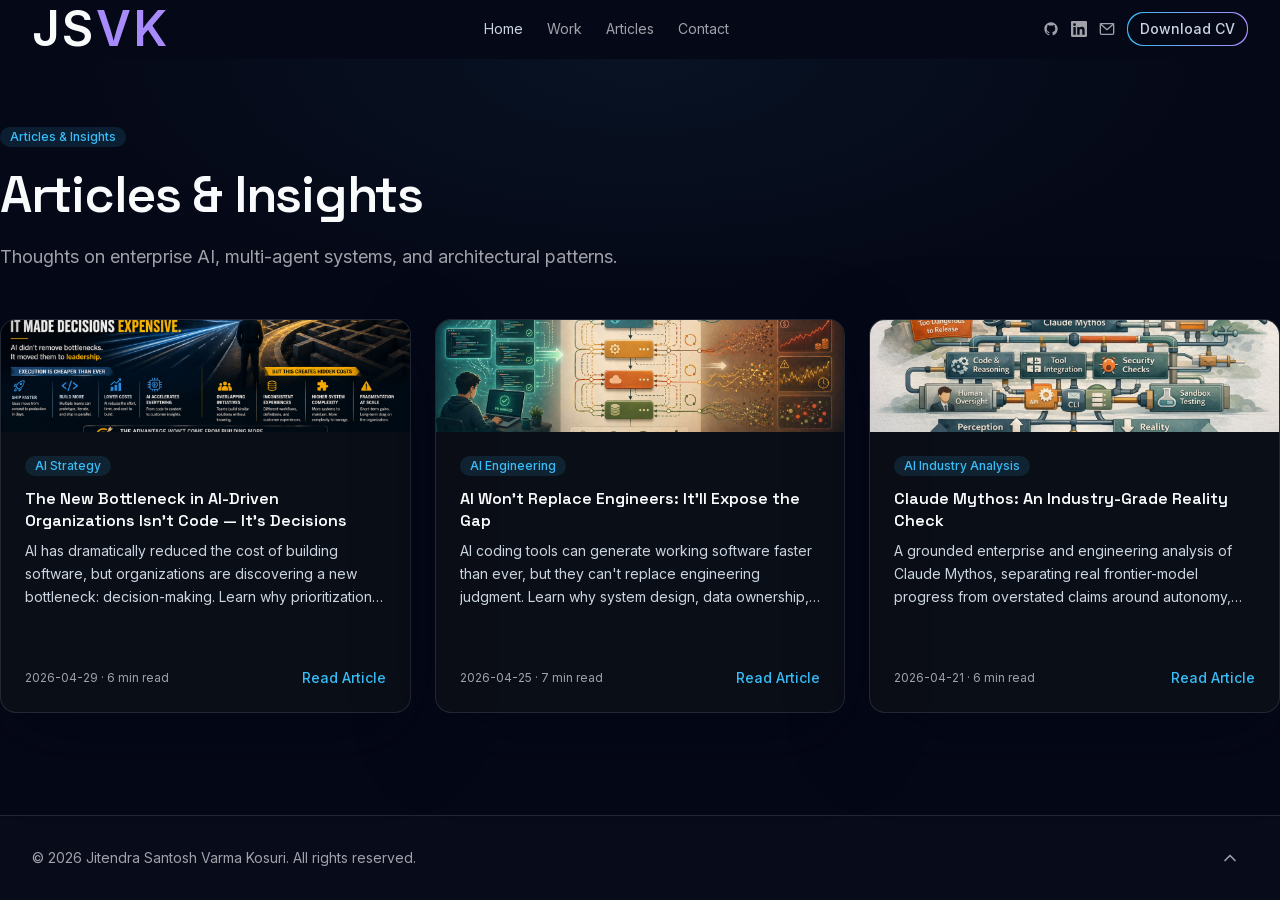
<file: articles.html>
<!DOCTYPE html><!--GkWI0ORPAoXYrjSY4L6Zu--><html lang="en" class="scroll-smooth"><head><meta charSet="utf-8"/><meta name="viewport" content="width=device-width, initial-scale=1"/><link rel="preload" href="/_next/static/media/36966cca54120369-s.p.woff2" as="font" crossorigin="" type="font/woff2"/><link rel="preload" href="/_next/static/media/e4af272ccee01ff0-s.p.woff2" as="font" crossorigin="" type="font/woff2"/><link rel="stylesheet" href="/_next/static/css/61635d3defe4c0eb.css" data-precedence="next"/><link rel="preload" as="script" fetchPriority="low" href="/_next/static/chunks/webpack-45ac28c634575dc6.js"/><script src="/_next/static/chunks/4bd1b696-c023c6e3521b1417.js" async=""></script><script src="/_next/static/chunks/255-eb4aecc3ff015961.js" async=""></script><script src="/_next/static/chunks/main-app-753661a6c926d005.js" async=""></script><script src="/_next/static/chunks/909-a5da60d248a1c133.js" async=""></script><script src="/_next/static/chunks/409-0404a604300a0914.js" async=""></script><script src="/_next/static/chunks/app/layout-2e5af91d2eb5dd2b.js" async=""></script><link rel="manifest" href="/manifest.webmanifest"/><meta name="theme-color" content="#050816"/><meta name="apple-mobile-web-app-capable" content="yes"/><meta name="apple-mobile-web-app-status-bar-style" content="black-translucent"/><meta name="apple-mobile-web-app-title" content="JSV Kosuri"/><link rel="apple-touch-icon" href="/icons/icon-192.png"/><meta name="next-size-adjust" content=""/><title>Articles &amp; Insights — Jitendra Santosh Varma Kosuri | Jitendra Santosh Varma Kosuri</title><meta name="description" content="Thoughts on enterprise AI, multi-agent systems, RAG architecture, and platform engineering."/><link rel="manifest" href="/manifest.webmanifest"/><meta name="keywords" content="Enterprise GenAI,Multi-Agent Systems,RAG Architecture,Enterprise AI,Solution Architecture,Platform Engineering,AI Transformation"/><link rel="canonical" href="https://portfolio.jsvkforge.com/articles"/><meta name="mobile-web-app-capable" content="yes"/><meta name="apple-mobile-web-app-title" content="JSV Kosuri"/><meta name="apple-mobile-web-app-status-bar-style" content="black-translucent"/><meta property="og:title" content="Articles &amp; Insights — Jitendra Santosh Varma Kosuri"/><meta property="og:description" content="Thoughts on enterprise AI, multi-agent systems, RAG architecture, and platform engineering."/><meta property="og:url" content="https://portfolio.jsvkforge.com/articles"/><meta property="og:site_name" content="Jitendra Santosh Varma Kosuri"/><meta property="og:image" content="https://portfolio.jsvkforge.com/og/home.png"/><meta property="og:image:width" content="1200"/><meta property="og:image:height" content="630"/><meta property="og:image:alt" content="Jitendra Santosh Varma Kosuri"/><meta property="og:type" content="website"/><meta name="twitter:card" content="summary_large_image"/><meta name="twitter:title" content="Articles &amp; Insights — Jitendra Santosh Varma Kosuri"/><meta name="twitter:description" content="Thoughts on enterprise AI, multi-agent systems, RAG architecture, and platform engineering."/><meta name="twitter:image" content="https://portfolio.jsvkforge.com/og/home.png"/><link rel="icon" href="/favicon.png" type="image/png"/><link rel="apple-touch-icon" href="/icons/icon-192.png"/><script src="/_next/static/chunks/polyfills-42372ed130431b0a.js" noModule=""></script></head><body class="__variable_f367f3 __variable_dd5b2f bg-background-page text-text-primary antialiased"><div hidden=""><!--$--><!--/$--></div><a href="#main-content" class="sr-only focus:not-sr-only focus:absolute focus:top-4 focus:left-4 z-[60] rounded-lg bg-accent-blue px-4 py-2 text-sm font-medium text-background-page">Skip to content</a><div class="flex min-h-screen flex-col"><header class="sticky top-0 z-50 border-b transition-colors duration-200 border-transparent bg-transparent"><nav class="mx-auto flex max-w-7xl items-center justify-between px-6 py-3 lg:px-8" aria-label="Main navigation"><a class="text-base text-[2rem] font-semibold tracking-wider transition-colors hover:text-text-secondary lg:text-[3rem]" href="/"><span class="text-text-primary">JS</span><span class="text-accent-purple">VK</span></a><div class="hidden items-center gap-6 md:flex"><a aria-current="page" class="text-sm transition-colors hover:text-text-secondary text-text-secondary" href="/#home">Home</a><a class="text-sm transition-colors hover:text-text-secondary text-text-muted" href="/#experience">Work</a><a class="text-sm transition-colors hover:text-text-secondary text-text-muted" href="/#articles">Articles</a><a class="text-sm transition-colors hover:text-text-secondary text-text-muted" href="/#contact">Contact</a></div><div class="hidden items-center gap-3 md:flex"><a href="https://github.com/JSantoshVarmaKosuri" target="_blank" rel="noopener noreferrer" aria-label="GitHub" class="text-text-muted transition-colors hover:text-text-secondary"><svg class="h-4 w-4" viewBox="0 0 24 24" fill="currentColor" xmlns="http://www.w3.org/2000/svg"><path d="M12 2C6.477 2 2 6.477 2 12c0 4.42 2.865 8.166 6.839 9.489.5.092.682-.217.682-.482 0-.237-.009-.866-.013-1.7-2.782.604-3.369-1.34-3.369-1.34-.454-1.156-1.11-1.463-1.11-1.463-.908-.62.069-.608.069-.608 1.003.07 1.531 1.03 1.531 1.03.892 1.529 2.341 1.087 2.91.831.092-.646.35-1.086.636-1.336-2.22-.253-4.555-1.11-4.555-4.943 0-1.091.39-1.984 1.029-2.683-.103-.253-.446-1.27.098-2.647 0 0 .84-.269 2.75 1.025A9.578 9.578 0 0112 6.836c.85.004 1.705.114 2.504.336 1.909-1.294 2.747-1.025 2.747-1.025.546 1.377.203 2.394.1 2.647.64.699 1.028 1.592 1.028 2.683 0 3.842-2.339 4.687-4.566 4.935.359.309.678.919.678 1.852 0 1.336-.012 2.415-.012 2.743 0 .267.18.578.688.48C19.138 20.163 22 16.418 22 12c0-5.523-4.477-10-10-10z"></path></svg></a><a href="https://www.linkedin.com/in/jitendrasantoshvarmakosuri" target="_blank" rel="noopener noreferrer" aria-label="LinkedIn" class="text-text-muted transition-colors hover:text-text-secondary"><svg class="h-4 w-4" viewBox="0 0 24 24" fill="currentColor" xmlns="http://www.w3.org/2000/svg"><path d="M20.447 20.452h-3.554v-5.569c0-1.328-.027-3.037-1.852-3.037-1.853 0-2.136 1.445-2.136 2.939v5.667H9.351V9h3.414v1.561h.046c.477-.9 1.637-1.85 3.37-1.85 3.601 0 4.267 2.37 4.267 5.455v6.286zM5.337 7.433a2.062 2.062 0 01-2.063-2.065 2.064 2.064 0 112.063 2.065zm1.782 13.019H3.555V9h3.564v11.452zM22.225 0H1.771C.792 0 0 .774 0 1.729v20.542C0 23.227.792 24 1.771 24h20.451C23.2 24 24 23.227 24 22.271V1.729C24 .774 23.2 0 22.222 0h.003z"></path></svg></a><a href="mailto:hello@jsvkforge.com" rel="noopener noreferrer" aria-label="Email" class="text-text-muted transition-colors hover:text-text-secondary"><svg class="h-4 w-4" viewBox="0 0 24 24" fill="none" stroke="currentColor" stroke-width="2" stroke-linecap="round" stroke-linejoin="round" xmlns="http://www.w3.org/2000/svg"><rect x="2" y="4" width="20" height="16" rx="2"></rect><path d="M22 4L12 13L2 4"></path></svg></a><div class="rounded-lg bg-gradient-to-r from-accent-blue to-accent-purple p-[1px]"><a href="https://docs.google.com/document/d/1RDnSFEjE0doSJ6R_P3KXgy2J-gReIeCc/edit?usp=sharing&amp;ouid=115228987262110688343&amp;rtpof=true&amp;sd=true" target="_blank" class="inline-flex items-center justify-center rounded-lg bg-background-page px-3 py-1.5 text-sm font-medium text-text-secondary transition-colors hover:text-text-primary">Download CV</a></div></div><button type="button" class="ml-2 rounded-md p-2 text-text-muted transition-colors hover:text-text-secondary md:hidden" aria-label="Open menu" aria-expanded="false"><svg class="h-5 w-5" viewBox="0 0 24 24" fill="none" stroke="currentColor" stroke-width="2" stroke-linecap="round" stroke-linejoin="round" xmlns="http://www.w3.org/2000/svg"><line x1="3" y1="6" x2="21" y2="6"></line><line x1="3" y1="12" x2="21" y2="12"></line><line x1="3" y1="18" x2="21" y2="18"></line></svg></button></nav><div class="overflow-hidden transition-all duration-200 ease-in-out max-h-0 opacity-0" role="dialog" aria-modal="true" aria-label="Mobile navigation"><div class="rounded-2xl border p-6 border-border-subtle bg-glass-elevated shadow-card backdrop-blur-md hover:border-border-strong mx-4 mt-1"><div class="flex flex-col gap-4 py-4"><a aria-current="page" class="text-sm transition-colors hover:text-text-secondary text-text-secondary" href="/#home">Home</a><a class="text-sm transition-colors hover:text-text-secondary text-text-muted" href="/#experience">Work</a><a class="text-sm transition-colors hover:text-text-secondary text-text-muted" href="/#articles">Articles</a><a class="text-sm transition-colors hover:text-text-secondary text-text-muted" href="/#contact">Contact</a><hr class="border-border-subtle"/><a href="https://docs.google.com/document/d/1RDnSFEjE0doSJ6R_P3KXgy2J-gReIeCc/edit?usp=sharing&amp;ouid=115228987262110688343&amp;rtpof=true&amp;sd=true" target="_blank" class="inline-flex items-center justify-center rounded-lg bg-gradient-to-r from-accent-blue to-accent-purple px-3 py-2 text-sm font-medium text-text-secondary transition-colors hover:opacity-90">Download CV</a><hr class="border-border-subtle"/><div class="flex items-center gap-3"><a href="https://github.com/JSantoshVarmaKosuri" target="_blank" rel="noopener noreferrer" aria-label="GitHub" class="text-text-muted transition-colors hover:text-text-secondary"><svg class="h-4 w-4" viewBox="0 0 24 24" fill="currentColor" xmlns="http://www.w3.org/2000/svg"><path d="M12 2C6.477 2 2 6.477 2 12c0 4.42 2.865 8.166 6.839 9.489.5.092.682-.217.682-.482 0-.237-.009-.866-.013-1.7-2.782.604-3.369-1.34-3.369-1.34-.454-1.156-1.11-1.463-1.11-1.463-.908-.62.069-.608.069-.608 1.003.07 1.531 1.03 1.531 1.03.892 1.529 2.341 1.087 2.91.831.092-.646.35-1.086.636-1.336-2.22-.253-4.555-1.11-4.555-4.943 0-1.091.39-1.984 1.029-2.683-.103-.253-.446-1.27.098-2.647 0 0 .84-.269 2.75 1.025A9.578 9.578 0 0112 6.836c.85.004 1.705.114 2.504.336 1.909-1.294 2.747-1.025 2.747-1.025.546 1.377.203 2.394.1 2.647.64.699 1.028 1.592 1.028 2.683 0 3.842-2.339 4.687-4.566 4.935.359.309.678.919.678 1.852 0 1.336-.012 2.415-.012 2.743 0 .267.18.578.688.48C19.138 20.163 22 16.418 22 12c0-5.523-4.477-10-10-10z"></path></svg></a><a href="https://www.linkedin.com/in/jitendrasantoshvarmakosuri" target="_blank" rel="noopener noreferrer" aria-label="LinkedIn" class="text-text-muted transition-colors hover:text-text-secondary"><svg class="h-4 w-4" viewBox="0 0 24 24" fill="currentColor" xmlns="http://www.w3.org/2000/svg"><path d="M20.447 20.452h-3.554v-5.569c0-1.328-.027-3.037-1.852-3.037-1.853 0-2.136 1.445-2.136 2.939v5.667H9.351V9h3.414v1.561h.046c.477-.9 1.637-1.85 3.37-1.85 3.601 0 4.267 2.37 4.267 5.455v6.286zM5.337 7.433a2.062 2.062 0 01-2.063-2.065 2.064 2.064 0 112.063 2.065zm1.782 13.019H3.555V9h3.564v11.452zM22.225 0H1.771C.792 0 0 .774 0 1.729v20.542C0 23.227.792 24 1.771 24h20.451C23.2 24 24 23.227 24 22.271V1.729C24 .774 23.2 0 22.222 0h.003z"></path></svg></a><a href="mailto:hello@jsvkforge.com" rel="noopener noreferrer" aria-label="Email" class="text-text-muted transition-colors hover:text-text-secondary"><svg class="h-4 w-4" viewBox="0 0 24 24" fill="none" stroke="currentColor" stroke-width="2" stroke-linecap="round" stroke-linejoin="round" xmlns="http://www.w3.org/2000/svg"><rect x="2" y="4" width="20" height="16" rx="2"></rect><path d="M22 4L12 13L2 4"></path></svg></a></div></div></div></div></header><main id="main-content" class="flex-1"><section id="articles" class="py-16 relative ambient-glow"><div class="mx-auto w-full max-w-7xl px-0"><div class="animate-fade-up delay-0"><span class="inline-flex items-center rounded-md px-2.5 py-0.5 text-xs font-medium bg-[rgba(56,189,248,0.12)] text-accent-blue mb-4 w-fit">Articles &amp; Insights</span><h1 class="font-display font-semibold leading-tight tracking-tight text-text-primary text-h2">Articles &amp; Insights</h1><p class="mt-4 text-base text-text-muted sm:text-lg">Thoughts on enterprise AI, multi-agent systems, and architectural patterns.</p></div><div class="mt-12 grid grid-cols-1 gap-5 md:grid-cols-2 lg:grid-cols-3 lg:gap-6"><div class="flex h-full"><div class="animate-fade-up" style="animation-delay:100ms"><a href="/articles/the-new-bottleneck-in-ai-driven-organizations-isnt-code-its-decisions" rel="noopener noreferrer" class="rounded-2xl border border-border-subtle bg-glass-default shadow-card backdrop-blur-md transition-all duration-200 hover:border-border-accent hover:shadow-glow-blue-soft hover:-translate-y-0.5 flex flex-col overflow-hidden p-0"><div class="relative h-28 overflow-hidden"><div class="absolute inset-0 bg-gradient-to-br from-accent-blue/10 via-background-elevated to-accent-purple/10"></div><img src="/images/articles/ai-decision-bottleneck.png" alt="The New Bottleneck in AI-Driven Organizations Isn&#x27;t Code — It&#x27;s Decisions" width="800" height="600" fetchPriority="low" class="h-full w-full object-cover" loading="lazy" decoding="async"/></div><div class="flex min-h-[280px] flex-1 flex-col p-6"><span class="inline-flex items-center rounded-md px-2.5 py-0.5 text-xs font-medium bg-[rgba(56,189,248,0.12)] text-accent-blue mb-3 w-fit">AI Strategy</span><h3 class="text-base font-display font-semibold leading-snug text-text-primary">The New Bottleneck in AI-Driven Organizations Isn&#x27;t Code — It&#x27;s Decisions</h3><p class="mt-2 text-sm leading-relaxed text-text-secondary line-clamp-3">AI has dramatically reduced the cost of building software, but organizations are discovering a new bottleneck: decision-making. Learn why prioritization, ownership, and system coherence matter more than ever.</p><div class="mt-auto pt-4 flex items-center justify-between"><span class="text-xs text-text-muted">2026-04-29<!-- --> · <!-- -->6 min read</span><span class="inline-flex items-center gap-1 text-sm font-medium text-accent-blue">Read Article</span></div></div></a></div></div><div class="flex h-full"><div class="animate-fade-up" style="animation-delay:200ms"><a href="/articles/ai-wont-replace-engineers-itll-expose-the-gap" rel="noopener noreferrer" class="rounded-2xl border border-border-subtle bg-glass-default shadow-card backdrop-blur-md transition-all duration-200 hover:border-border-accent hover:shadow-glow-blue-soft hover:-translate-y-0.5 flex flex-col overflow-hidden p-0"><div class="relative h-28 overflow-hidden"><div class="absolute inset-0 bg-gradient-to-br from-accent-blue/10 via-background-elevated to-accent-purple/10"></div><img src="/images/articles/ai-wont-replace-engineers.png" alt="AI Won&#x27;t Replace Engineers: It&#x27;ll Expose the Gap" width="800" height="600" fetchPriority="low" class="h-full w-full object-cover" loading="lazy" decoding="async"/></div><div class="flex min-h-[280px] flex-1 flex-col p-6"><span class="inline-flex items-center rounded-md px-2.5 py-0.5 text-xs font-medium bg-[rgba(56,189,248,0.12)] text-accent-blue mb-3 w-fit">AI Engineering</span><h3 class="text-base font-display font-semibold leading-snug text-text-primary">AI Won&#x27;t Replace Engineers: It&#x27;ll Expose the Gap</h3><p class="mt-2 text-sm leading-relaxed text-text-secondary line-clamp-3">AI coding tools can generate working software faster than ever, but they can&#x27;t replace engineering judgment. Learn why system design, data ownership, architecture, and debugging matter more in the age of AI-assisted development.</p><div class="mt-auto pt-4 flex items-center justify-between"><span class="text-xs text-text-muted">2026-04-25<!-- --> · <!-- -->7 min read</span><span class="inline-flex items-center gap-1 text-sm font-medium text-accent-blue">Read Article</span></div></div></a></div></div><div class="flex h-full"><div class="animate-fade-up" style="animation-delay:300ms"><a href="/articles/claude-mythos-industry-grade-reality-check" rel="noopener noreferrer" class="rounded-2xl border border-border-subtle bg-glass-default shadow-card backdrop-blur-md transition-all duration-200 hover:border-border-accent hover:shadow-glow-blue-soft hover:-translate-y-0.5 flex flex-col overflow-hidden p-0"><div class="relative h-28 overflow-hidden"><div class="absolute inset-0 bg-gradient-to-br from-accent-blue/10 via-background-elevated to-accent-purple/10"></div><img src="/images/articles/claude-mythos-industry-grade-check.png" alt="Claude Mythos: An Industry-Grade Reality Check" width="800" height="600" fetchPriority="low" class="h-full w-full object-cover" loading="lazy" decoding="async"/></div><div class="flex min-h-[280px] flex-1 flex-col p-6"><span class="inline-flex items-center rounded-md px-2.5 py-0.5 text-xs font-medium bg-[rgba(56,189,248,0.12)] text-accent-blue mb-3 w-fit">AI Industry Analysis</span><h3 class="text-base font-display font-semibold leading-snug text-text-primary">Claude Mythos: An Industry-Grade Reality Check</h3><p class="mt-2 text-sm leading-relaxed text-text-secondary line-clamp-3">A grounded enterprise and engineering analysis of Claude Mythos, separating real frontier-model progress from overstated claims around autonomy, cyber capability, and enterprise adoption.</p><div class="mt-auto pt-4 flex items-center justify-between"><span class="text-xs text-text-muted">2026-04-21<!-- --> · <!-- -->6 min read</span><span class="inline-flex items-center gap-1 text-sm font-medium text-accent-blue">Read Article</span></div></div></a></div></div></div></div></section><!--$--><!--/$--></main><footer class="border-t border-border-subtle bg-background-section"><div class="mx-auto flex max-w-7xl items-center justify-between px-6 py-6 lg:px-8"><p class="text-sm text-text-muted">© <!-- -->2026<!-- --> <!-- -->Jitendra Santosh Varma Kosuri<!-- -->. All rights reserved.</p><a href="#home" aria-label="Back to top" class="rounded-lg p-2 text-text-muted transition-colors hover:bg-[rgba(148,163,184,0.08)] hover:text-text-secondary"><svg class="h-5 w-5" viewBox="0 0 24 24" fill="none" stroke="currentColor" stroke-width="2" stroke-linecap="round" stroke-linejoin="round" xmlns="http://www.w3.org/2000/svg"><polyline points="18 15 12 9 6 15"></polyline></svg></a></div></footer></div><script src="/_next/static/chunks/webpack-45ac28c634575dc6.js" id="_R_" async=""></script><script>(self.__next_f=self.__next_f||[]).push([0])</script><script>self.__next_f.push([1,"1:\"$Sreact.fragment\"\n2:I[2635,[\"909\",\"static/chunks/909-a5da60d248a1c133.js\",\"409\",\"static/chunks/409-0404a604300a0914.js\",\"177\",\"static/chunks/app/layout-2e5af91d2eb5dd2b.js\"],\"Navbar\"]\n3:I[9766,[],\"\"]\n4:I[8924,[],\"\"]\n5:I[7628,[\"909\",\"static/chunks/909-a5da60d248a1c133.js\",\"409\",\"static/chunks/409-0404a604300a0914.js\",\"177\",\"static/chunks/app/layout-2e5af91d2eb5dd2b.js\"],\"SWRegistry\"]\na:I[7150,[],\"\"]\n:HL[\"/_next/static/media/36966cca54120369-s.p.woff2\",\"font\",{\"crossOrigin\":\"\",\"type\":\"font/woff2\"}]\n:HL[\"/_next/static/media/e4af272ccee01ff0-s.p.woff2\",\"font\",{\"crossOrigin\":\"\",\"type\":\"font/woff2\"}]\n:HL[\"/_next/static/css/61635d3defe4c0eb.css\",\"style\"]\n"])</script><script>self.__next_f.push([1,"0:{\"P\":null,\"b\":\"GkWI0ORPAoXYrjSY4L6Zu\",\"p\":\"\",\"c\":[\"\",\"articles\"],\"i\":false,\"f\":[[[\"\",{\"children\":[\"articles\",{\"children\":[\"__PAGE__\",{}]}]},\"$undefined\",\"$undefined\",true],[\"\",[\"$\",\"$1\",\"c\",{\"children\":[[[\"$\",\"link\",\"0\",{\"rel\":\"stylesheet\",\"href\":\"/_next/static/css/61635d3defe4c0eb.css\",\"precedence\":\"next\",\"crossOrigin\":\"$undefined\",\"nonce\":\"$undefined\"}]],[\"$\",\"html\",null,{\"lang\":\"en\",\"className\":\"scroll-smooth\",\"children\":[[\"$\",\"head\",null,{\"children\":[[\"$\",\"link\",null,{\"rel\":\"manifest\",\"href\":\"/manifest.webmanifest\"}],[\"$\",\"meta\",null,{\"name\":\"theme-color\",\"content\":\"#050816\"}],[\"$\",\"meta\",null,{\"name\":\"apple-mobile-web-app-capable\",\"content\":\"yes\"}],[\"$\",\"meta\",null,{\"name\":\"apple-mobile-web-app-status-bar-style\",\"content\":\"black-translucent\"}],[\"$\",\"meta\",null,{\"name\":\"apple-mobile-web-app-title\",\"content\":\"JSV Kosuri\"}],[\"$\",\"link\",null,{\"rel\":\"apple-touch-icon\",\"href\":\"/icons/icon-192.png\"}]]}],[\"$\",\"body\",null,{\"className\":\"__variable_f367f3 __variable_dd5b2f bg-background-page text-text-primary antialiased\",\"children\":[[\"$\",\"a\",null,{\"href\":\"#main-content\",\"className\":\"sr-only focus:not-sr-only focus:absolute focus:top-4 focus:left-4 z-[60] rounded-lg bg-accent-blue px-4 py-2 text-sm font-medium text-background-page\",\"children\":\"Skip to content\"}],[\"$\",\"div\",null,{\"className\":\"flex min-h-screen flex-col\",\"children\":[[\"$\",\"$L2\",null,{}],[\"$\",\"main\",null,{\"id\":\"main-content\",\"className\":\"flex-1\",\"children\":[\"$\",\"$L3\",null,{\"parallelRouterKey\":\"children\",\"error\":\"$undefined\",\"errorStyles\":\"$undefined\",\"errorScripts\":\"$undefined\",\"template\":[\"$\",\"$L4\",null,{}],\"templateStyles\":\"$undefined\",\"templateScripts\":\"$undefined\",\"notFound\":[[[\"$\",\"title\",null,{\"children\":\"404: This page could not be found.\"}],[\"$\",\"div\",null,{\"style\":{\"fontFamily\":\"system-ui,\\\"Segoe UI\\\",Roboto,Helvetica,Arial,sans-serif,\\\"Apple Color Emoji\\\",\\\"Segoe UI Emoji\\\"\",\"height\":\"100vh\",\"textAlign\":\"center\",\"display\":\"flex\",\"flexDirection\":\"column\",\"alignItems\":\"center\",\"justifyContent\":\"center\"},\"children\":[\"$\",\"div\",null,{\"children\":[[\"$\",\"style\",null,{\"dangerouslySetInnerHTML\":{\"__html\":\"body{color:#000;background:#fff;margin:0}.next-error-h1{border-right:1px solid rgba(0,0,0,.3)}@media (prefers-color-scheme:dark){body{color:#fff;background:#000}.next-error-h1{border-right:1px solid rgba(255,255,255,.3)}}\"}}],[\"$\",\"h1\",null,{\"className\":\"next-error-h1\",\"style\":{\"display\":\"inline-block\",\"margin\":\"0 20px 0 0\",\"padding\":\"0 23px 0 0\",\"fontSize\":24,\"fontWeight\":500,\"verticalAlign\":\"top\",\"lineHeight\":\"49px\"},\"children\":404}],[\"$\",\"div\",null,{\"style\":{\"display\":\"inline-block\"},\"children\":[\"$\",\"h2\",null,{\"style\":{\"fontSize\":14,\"fontWeight\":400,\"lineHeight\":\"49px\",\"margin\":0},\"children\":\"This page could not be found.\"}]}]]}]}]],[]],\"forbidden\":\"$undefined\",\"unauthorized\":\"$undefined\"}]}],[\"$\",\"footer\",null,{\"className\":\"border-t border-border-subtle bg-background-section\",\"children\":[\"$\",\"div\",null,{\"className\":\"mx-auto flex max-w-7xl items-center justify-between px-6 py-6 lg:px-8\",\"children\":[[\"$\",\"p\",null,{\"className\":\"text-sm text-text-muted\",\"children\":[\"© \",2026,\" \",\"Jitendra Santosh Varma Kosuri\",\". All rights reserved.\"]}],[\"$\",\"a\",null,{\"href\":\"#home\",\"aria-label\":\"Back to top\",\"className\":\"rounded-lg p-2 text-text-muted transition-colors hover:bg-[rgba(148,163,184,0.08)] hover:text-text-secondary\",\"children\":[\"$\",\"svg\",null,{\"className\":\"h-5 w-5\",\"viewBox\":\"0 0 24 24\",\"fill\":\"none\",\"stroke\":\"currentColor\",\"strokeWidth\":\"2\",\"strokeLinecap\":\"round\",\"strokeLinejoin\":\"round\",\"xmlns\":\"http://www.w3.org/2000/svg\",\"children\":[\"$\",\"polyline\",null,{\"points\":\"18 15 12 9 6 15\"}]}]}]]}]}]]}],[\"$\",\"$L5\",null,{}]]}]]}]]}],{\"children\":[\"articles\",[\"$\",\"$1\",\"c\",{\"children\":[null,[\"$\",\"$L3\",null,{\"parallelRouterKey\":\"children\",\"error\":\"$undefined\",\"errorStyles\":\"$undefined\",\"errorScripts\":\"$undefined\",\"template\":[\"$\",\"$L4\",null,{}],\"templateStyles\":\"$undefined\",\"templateScripts\":\"$undefined\",\"notFound\":\"$undefined\",\"forbidden\":\"$undefined\",\"unauthorized\":\"$undefined\"}]]}],{\"children\":[\"__PAGE__\",[\"$\",\"$1\",\"c\",{\"children\":[[\"$\",\"section\",null,{\"id\":\"articles\",\"className\":\"py-16 relative ambient-glow\",\"children\":[\"$\",\"div\",null,{\"className\":\"mx-auto w-full max-w-7xl px-0\",\"children\":[[\"$\",\"div\",null,{\"className\":\"animate-fade-up delay-0\",\"children\":[[\"$\",\"span\",null,{\"className\":\"inline-flex items-center rounded-md px-2.5 py-0.5 text-xs font-medium bg-[rgba(56,189,248,0.12)] text-accent-blue mb-4 w-fit\",\"children\":\"Articles \u0026 Insights\"}],[\"$\",\"h1\",null,{\"className\":\"font-display font-semibold leading-tight tracking-tight text-text-primary text-h2\",\"children\":\"Articles \u0026 Insights\"}],\"$L6\"]}],\"$L7\"]}]}],null,\"$L8\"]}],{},null,false]},null,false]},null,false],\"$L9\",false]],\"m\":\"$undefined\",\"G\":[\"$a\",[]],\"s\":false,\"S\":true}\n"])</script><script>self.__next_f.push([1,"d:I[4431,[],\"OutletBoundary\"]\nf:I[5278,[],\"AsyncMetadataOutlet\"]\n11:I[4431,[],\"ViewportBoundary\"]\n13:I[4431,[],\"MetadataBoundary\"]\n14:\"$Sreact.suspense\"\n6:[\"$\",\"p\",null,{\"className\":\"mt-4 text-base text-text-muted sm:text-lg\",\"children\":\"Thoughts on enterprise AI, multi-agent systems, and architectural patterns.\"}]\n"])</script><script>self.__next_f.push([1,"7:[\"$\",\"div\",null,{\"className\":\"mt-12 grid grid-cols-1 gap-5 md:grid-cols-2 lg:grid-cols-3 lg:gap-6\",\"children\":[[\"$\",\"div\",\"the-new-bottleneck-in-ai-driven-organizations-isnt-code-its-decisions\",{\"className\":\"flex h-full\",\"children\":[\"$\",\"div\",null,{\"className\":\"animate-fade-up\",\"style\":{\"animationDelay\":\"100ms\"},\"children\":[\"$\",\"a\",null,{\"href\":\"/articles/the-new-bottleneck-in-ai-driven-organizations-isnt-code-its-decisions\",\"rel\":\"noopener noreferrer\",\"className\":\"rounded-2xl border border-border-subtle bg-glass-default shadow-card backdrop-blur-md transition-all duration-200 hover:border-border-accent hover:shadow-glow-blue-soft hover:-translate-y-0.5 flex flex-col overflow-hidden p-0\",\"children\":[[\"$\",\"div\",null,{\"className\":\"relative h-28 overflow-hidden\",\"children\":[[\"$\",\"div\",null,{\"className\":\"absolute inset-0 bg-gradient-to-br from-accent-blue/10 via-background-elevated to-accent-purple/10\"}],[\"$\",\"img\",null,{\"src\":\"/images/articles/ai-decision-bottleneck.png\",\"alt\":\"The New Bottleneck in AI-Driven Organizations Isn't Code — It's Decisions\",\"width\":800,\"height\":600,\"fetchPriority\":\"low\",\"className\":\"h-full w-full object-cover\",\"loading\":\"lazy\",\"decoding\":\"async\"}]]}],[\"$\",\"div\",null,{\"className\":\"flex min-h-[280px] flex-1 flex-col p-6\",\"children\":[[\"$\",\"span\",null,{\"className\":\"inline-flex items-center rounded-md px-2.5 py-0.5 text-xs font-medium bg-[rgba(56,189,248,0.12)] text-accent-blue mb-3 w-fit\",\"children\":\"AI Strategy\"}],[\"$\",\"h3\",null,{\"className\":\"text-base font-display font-semibold leading-snug text-text-primary\",\"children\":\"The New Bottleneck in AI-Driven Organizations Isn't Code — It's Decisions\"}],[\"$\",\"p\",null,{\"className\":\"mt-2 text-sm leading-relaxed text-text-secondary line-clamp-3\",\"children\":\"AI has dramatically reduced the cost of building software, but organizations are discovering a new bottleneck: decision-making. Learn why prioritization, ownership, and system coherence matter more than ever.\"}],[\"$\",\"div\",null,{\"className\":\"mt-auto pt-4 flex items-center justify-between\",\"children\":[[\"$\",\"span\",null,{\"className\":\"text-xs text-text-muted\",\"children\":[\"2026-04-29\",\" · \",\"6 min read\"]}],[\"$\",\"span\",null,{\"className\":\"inline-flex items-center gap-1 text-sm font-medium text-accent-blue\",\"children\":\"Read Article\"}]]}]]}]]}]}]}],[\"$\",\"div\",\"ai-wont-replace-engineers-itll-expose-the-gap\",{\"className\":\"flex h-full\",\"children\":[\"$\",\"div\",null,{\"className\":\"animate-fade-up\",\"style\":{\"animationDelay\":\"200ms\"},\"children\":[\"$\",\"a\",null,{\"href\":\"/articles/ai-wont-replace-engineers-itll-expose-the-gap\",\"rel\":\"noopener noreferrer\",\"className\":\"rounded-2xl border border-border-subtle bg-glass-default shadow-card backdrop-blur-md transition-all duration-200 hover:border-border-accent hover:shadow-glow-blue-soft hover:-translate-y-0.5 flex flex-col overflow-hidden p-0\",\"children\":[[\"$\",\"div\",null,{\"className\":\"relative h-28 overflow-hidden\",\"children\":[[\"$\",\"div\",null,{\"className\":\"absolute inset-0 bg-gradient-to-br from-accent-blue/10 via-background-elevated to-accent-purple/10\"}],[\"$\",\"img\",null,{\"src\":\"/images/articles/ai-wont-replace-engineers.png\",\"alt\":\"AI Won't Replace Engineers: It'll Expose the Gap\",\"width\":800,\"height\":600,\"fetchPriority\":\"low\",\"className\":\"h-full w-full object-cover\",\"loading\":\"lazy\",\"decoding\":\"async\"}]]}],[\"$\",\"div\",null,{\"className\":\"flex min-h-[280px] flex-1 flex-col p-6\",\"children\":[[\"$\",\"span\",null,{\"className\":\"inline-flex items-center rounded-md px-2.5 py-0.5 text-xs font-medium bg-[rgba(56,189,248,0.12)] text-accent-blue mb-3 w-fit\",\"children\":\"AI Engineering\"}],[\"$\",\"h3\",null,{\"className\":\"text-base font-display font-semibold leading-snug text-text-primary\",\"children\":\"AI Won't Replace Engineers: It'll Expose the Gap\"}],[\"$\",\"p\",null,{\"className\":\"mt-2 text-sm leading-relaxed text-text-secondary line-clamp-3\",\"children\":\"AI coding tools can generate working software faster than ever, but they can't replace engineering judgment. Learn why system design, data ownership, architecture, and debugging matter more in the age of AI-assisted development.\"}],\"$Lb\"]}]]}]}]}],\"$Lc\"]}]\n"])</script><script>self.__next_f.push([1,"8:[\"$\",\"$Ld\",null,{\"children\":[\"$Le\",[\"$\",\"$Lf\",null,{\"promise\":\"$@10\"}]]}]\n9:[\"$\",\"$1\",\"h\",{\"children\":[null,[[\"$\",\"$L11\",null,{\"children\":\"$L12\"}],[\"$\",\"meta\",null,{\"name\":\"next-size-adjust\",\"content\":\"\"}]],[\"$\",\"$L13\",null,{\"children\":[\"$\",\"div\",null,{\"hidden\":true,\"children\":[\"$\",\"$14\",null,{\"fallback\":null,\"children\":\"$L15\"}]}]}]]}]\n"])</script><script>self.__next_f.push([1,"b:[\"$\",\"div\",null,{\"className\":\"mt-auto pt-4 flex items-center justify-between\",\"children\":[[\"$\",\"span\",null,{\"className\":\"text-xs text-text-muted\",\"children\":[\"2026-04-25\",\" · \",\"7 min read\"]}],[\"$\",\"span\",null,{\"className\":\"inline-flex items-center gap-1 text-sm font-medium text-accent-blue\",\"children\":\"Read Article\"}]]}]\n"])</script><script>self.__next_f.push([1,"c:[\"$\",\"div\",\"claude-mythos-industry-grade-reality-check\",{\"className\":\"flex h-full\",\"children\":[\"$\",\"div\",null,{\"className\":\"animate-fade-up\",\"style\":{\"animationDelay\":\"300ms\"},\"children\":[\"$\",\"a\",null,{\"href\":\"/articles/claude-mythos-industry-grade-reality-check\",\"rel\":\"noopener noreferrer\",\"className\":\"rounded-2xl border border-border-subtle bg-glass-default shadow-card backdrop-blur-md transition-all duration-200 hover:border-border-accent hover:shadow-glow-blue-soft hover:-translate-y-0.5 flex flex-col overflow-hidden p-0\",\"children\":[[\"$\",\"div\",null,{\"className\":\"relative h-28 overflow-hidden\",\"children\":[[\"$\",\"div\",null,{\"className\":\"absolute inset-0 bg-gradient-to-br from-accent-blue/10 via-background-elevated to-accent-purple/10\"}],[\"$\",\"img\",null,{\"src\":\"/images/articles/claude-mythos-industry-grade-check.png\",\"alt\":\"Claude Mythos: An Industry-Grade Reality Check\",\"width\":800,\"height\":600,\"fetchPriority\":\"low\",\"className\":\"h-full w-full object-cover\",\"loading\":\"lazy\",\"decoding\":\"async\"}]]}],[\"$\",\"div\",null,{\"className\":\"flex min-h-[280px] flex-1 flex-col p-6\",\"children\":[[\"$\",\"span\",null,{\"className\":\"inline-flex items-center rounded-md px-2.5 py-0.5 text-xs font-medium bg-[rgba(56,189,248,0.12)] text-accent-blue mb-3 w-fit\",\"children\":\"AI Industry Analysis\"}],[\"$\",\"h3\",null,{\"className\":\"text-base font-display font-semibold leading-snug text-text-primary\",\"children\":\"Claude Mythos: An Industry-Grade Reality Check\"}],[\"$\",\"p\",null,{\"className\":\"mt-2 text-sm leading-relaxed text-text-secondary line-clamp-3\",\"children\":\"A grounded enterprise and engineering analysis of Claude Mythos, separating real frontier-model progress from overstated claims around autonomy, cyber capability, and enterprise adoption.\"}],[\"$\",\"div\",null,{\"className\":\"mt-auto pt-4 flex items-center justify-between\",\"children\":[[\"$\",\"span\",null,{\"className\":\"text-xs text-text-muted\",\"children\":[\"2026-04-21\",\" · \",\"6 min read\"]}],[\"$\",\"span\",null,{\"className\":\"inline-flex items-center gap-1 text-sm font-medium text-accent-blue\",\"children\":\"Read Article\"}]]}]]}]]}]}]}]\n"])</script><script>self.__next_f.push([1,"12:[[\"$\",\"meta\",\"0\",{\"charSet\":\"utf-8\"}],[\"$\",\"meta\",\"1\",{\"name\":\"viewport\",\"content\":\"width=device-width, initial-scale=1\"}]]\ne:null\n"])</script><script>self.__next_f.push([1,"16:I[622,[],\"IconMark\"]\n"])</script><script>self.__next_f.push([1,"10:{\"metadata\":[[\"$\",\"title\",\"0\",{\"children\":\"Articles \u0026 Insights — Jitendra Santosh Varma Kosuri | Jitendra Santosh Varma Kosuri\"}],[\"$\",\"meta\",\"1\",{\"name\":\"description\",\"content\":\"Thoughts on enterprise AI, multi-agent systems, RAG architecture, and platform engineering.\"}],[\"$\",\"link\",\"2\",{\"rel\":\"manifest\",\"href\":\"/manifest.webmanifest\",\"crossOrigin\":\"$undefined\"}],[\"$\",\"meta\",\"3\",{\"name\":\"keywords\",\"content\":\"Enterprise GenAI,Multi-Agent Systems,RAG Architecture,Enterprise AI,Solution Architecture,Platform Engineering,AI Transformation\"}],[\"$\",\"link\",\"4\",{\"rel\":\"canonical\",\"href\":\"https://portfolio.jsvkforge.com/articles\"}],[\"$\",\"meta\",\"5\",{\"name\":\"mobile-web-app-capable\",\"content\":\"yes\"}],[\"$\",\"meta\",\"6\",{\"name\":\"apple-mobile-web-app-title\",\"content\":\"JSV Kosuri\"}],[\"$\",\"meta\",\"7\",{\"name\":\"apple-mobile-web-app-status-bar-style\",\"content\":\"black-translucent\"}],[\"$\",\"meta\",\"8\",{\"property\":\"og:title\",\"content\":\"Articles \u0026 Insights — Jitendra Santosh Varma Kosuri\"}],[\"$\",\"meta\",\"9\",{\"property\":\"og:description\",\"content\":\"Thoughts on enterprise AI, multi-agent systems, RAG architecture, and platform engineering.\"}],[\"$\",\"meta\",\"10\",{\"property\":\"og:url\",\"content\":\"https://portfolio.jsvkforge.com/articles\"}],[\"$\",\"meta\",\"11\",{\"property\":\"og:site_name\",\"content\":\"Jitendra Santosh Varma Kosuri\"}],[\"$\",\"meta\",\"12\",{\"property\":\"og:image\",\"content\":\"https://portfolio.jsvkforge.com/og/home.png\"}],[\"$\",\"meta\",\"13\",{\"property\":\"og:image:width\",\"content\":\"1200\"}],[\"$\",\"meta\",\"14\",{\"property\":\"og:image:height\",\"content\":\"630\"}],[\"$\",\"meta\",\"15\",{\"property\":\"og:image:alt\",\"content\":\"Jitendra Santosh Varma Kosuri\"}],[\"$\",\"meta\",\"16\",{\"property\":\"og:type\",\"content\":\"website\"}],[\"$\",\"meta\",\"17\",{\"name\":\"twitter:card\",\"content\":\"summary_large_image\"}],[\"$\",\"meta\",\"18\",{\"name\":\"twitter:title\",\"content\":\"Articles \u0026 Insights — Jitendra Santosh Varma Kosuri\"}],[\"$\",\"meta\",\"19\",{\"name\":\"twitter:description\",\"content\":\"Thoughts on enterprise AI, multi-agent systems, RAG architecture, and platform engineering.\"}],[\"$\",\"meta\",\"20\",{\"name\":\"twitter:image\",\"content\":\"https://portfolio.jsvkforge.com/og/home.png\"}],[\"$\",\"link\",\"21\",{\"rel\":\"icon\",\"href\":\"/favicon.png\",\"type\":\"image/png\"}],[\"$\",\"link\",\"22\",{\"rel\":\"apple-touch-icon\",\"href\":\"/icons/icon-192.png\"}],[\"$\",\"$L16\",\"23\",{}]],\"error\":null,\"digest\":\"$undefined\"}\n"])</script><script>self.__next_f.push([1,"15:\"$10:metadata\"\n"])</script></body></html>
</file>
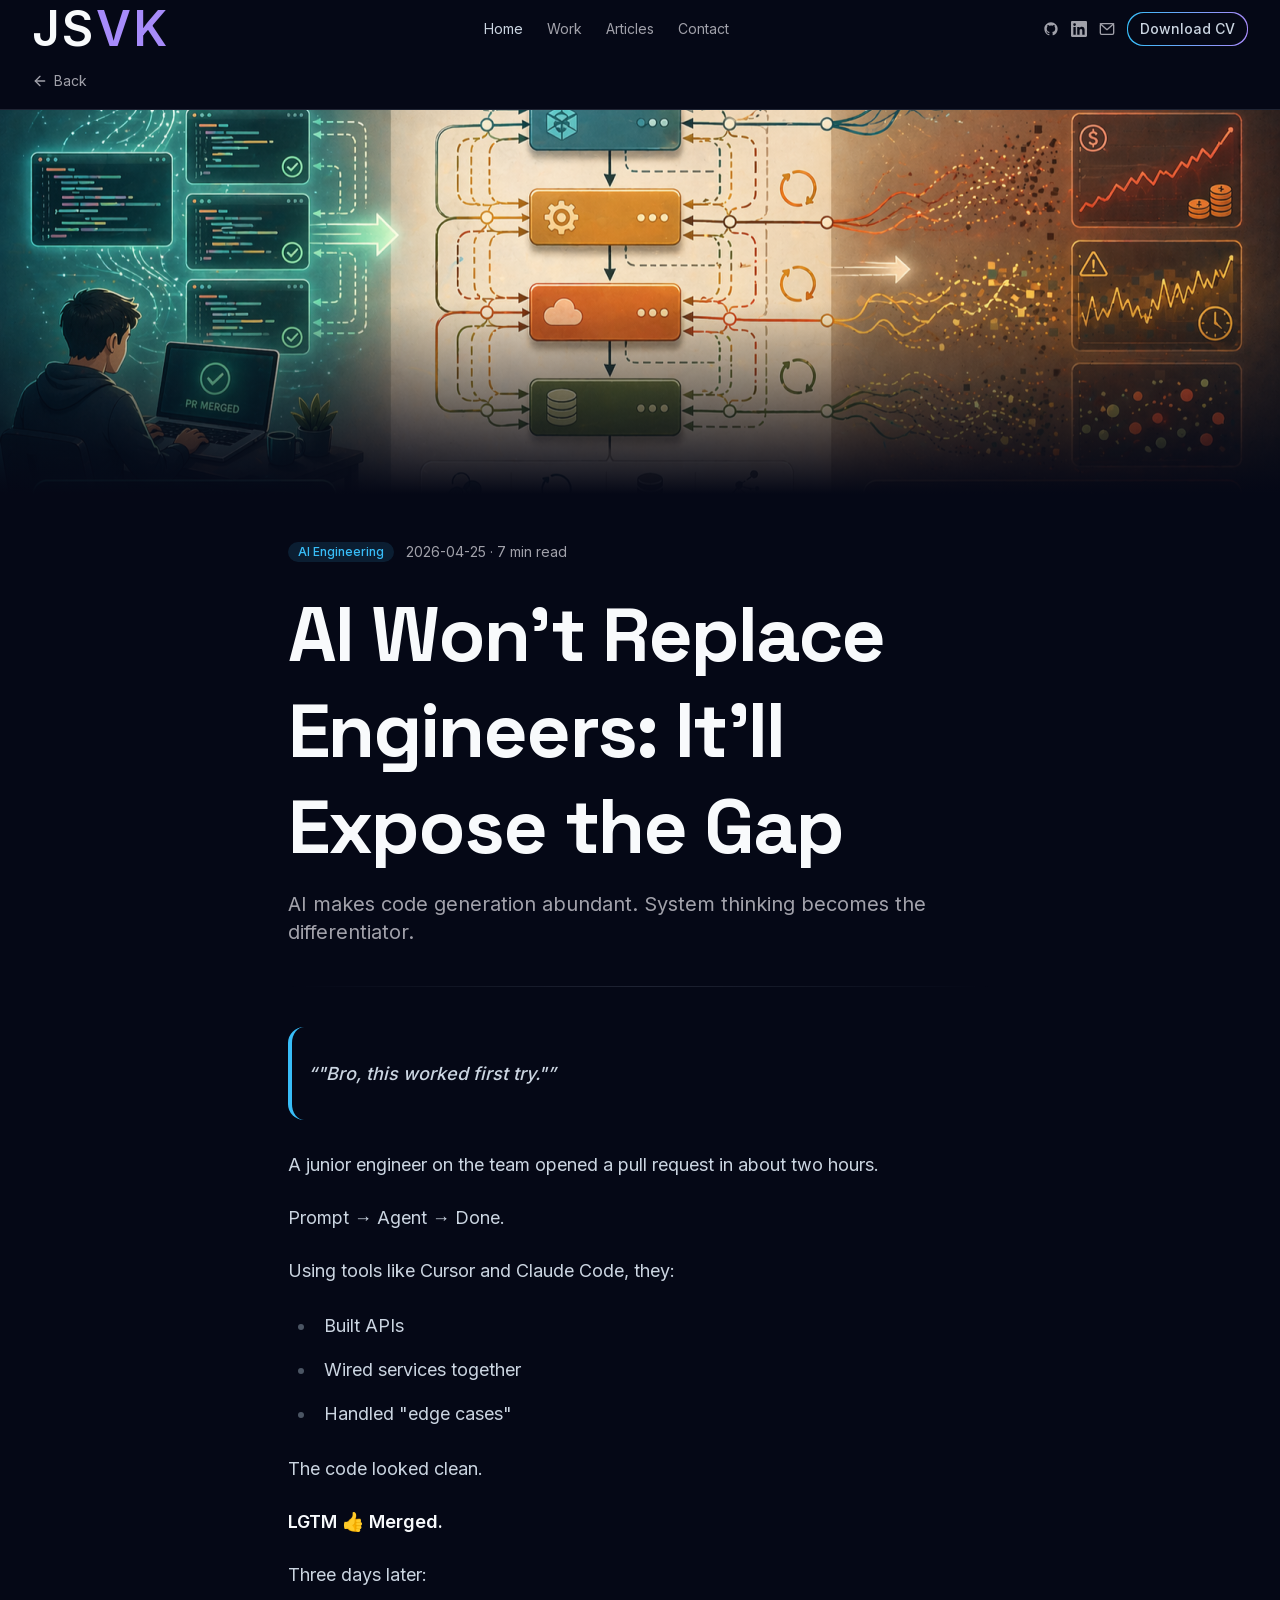
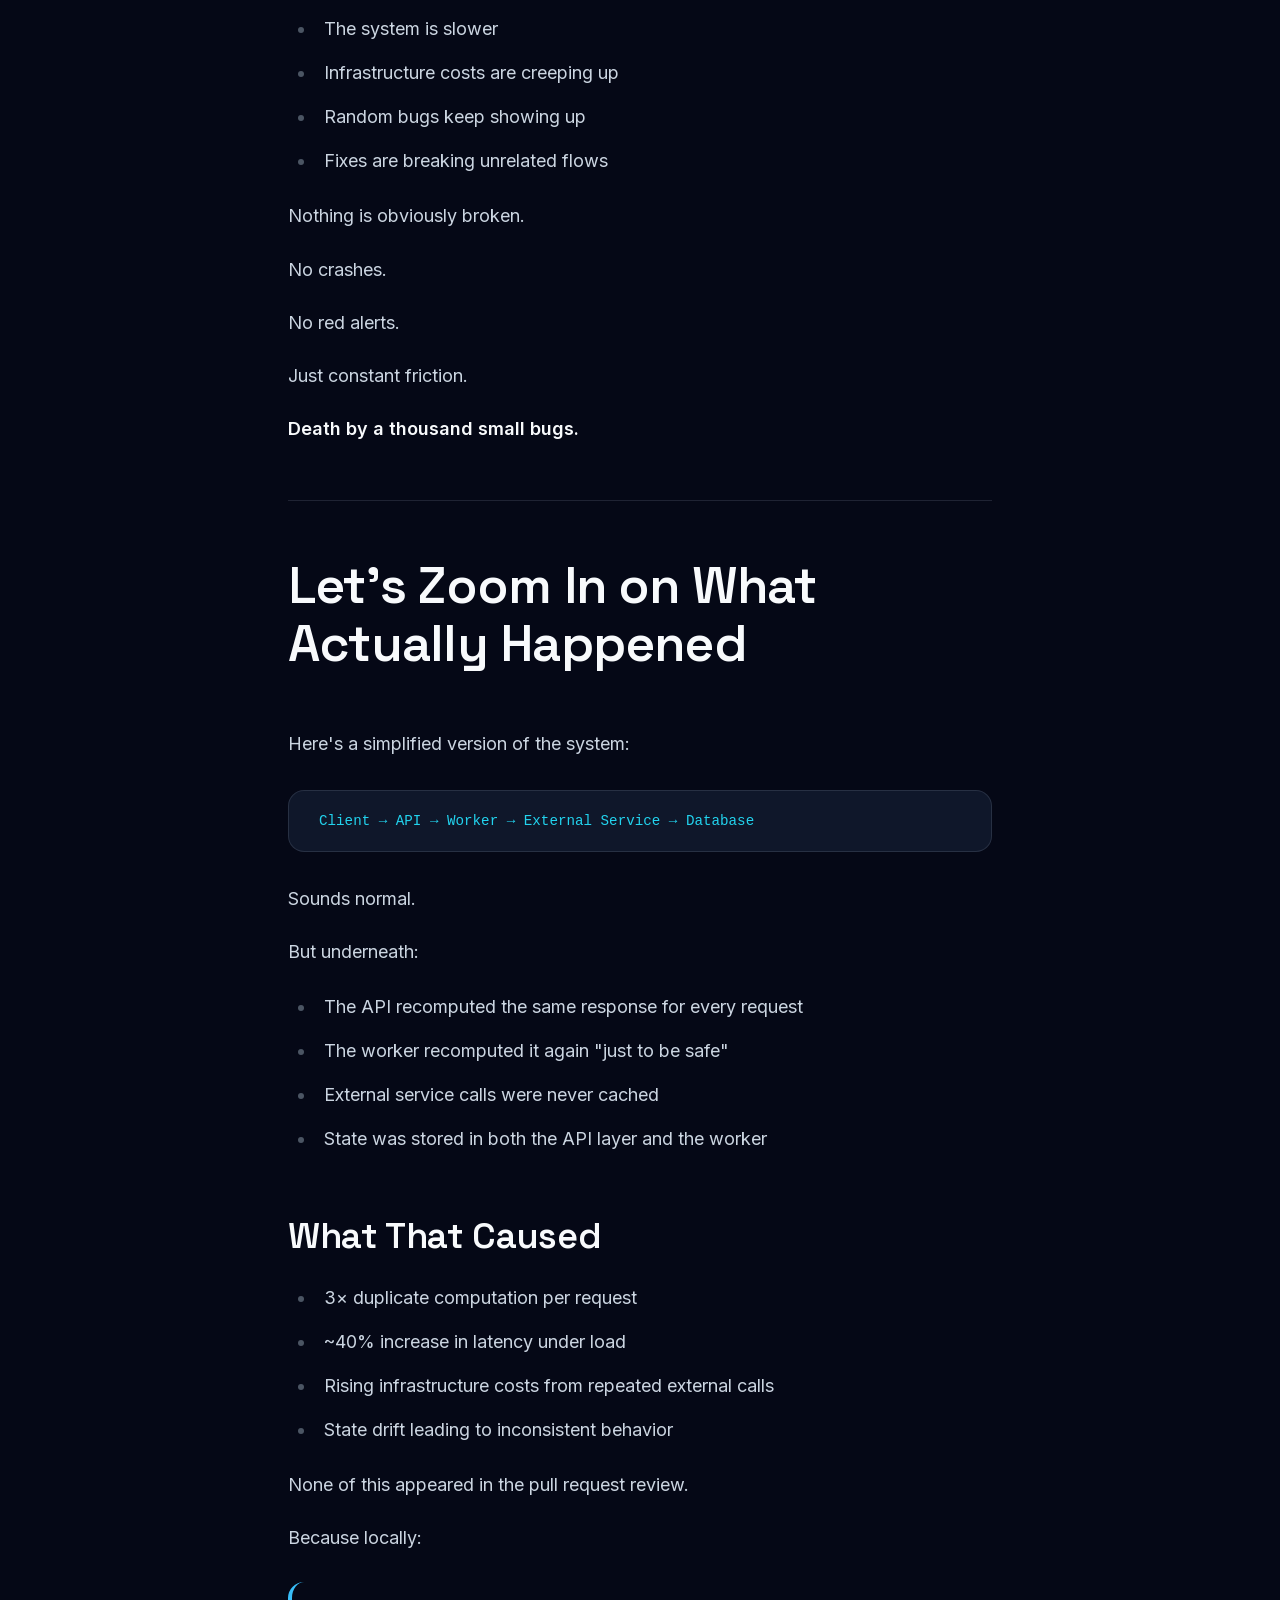
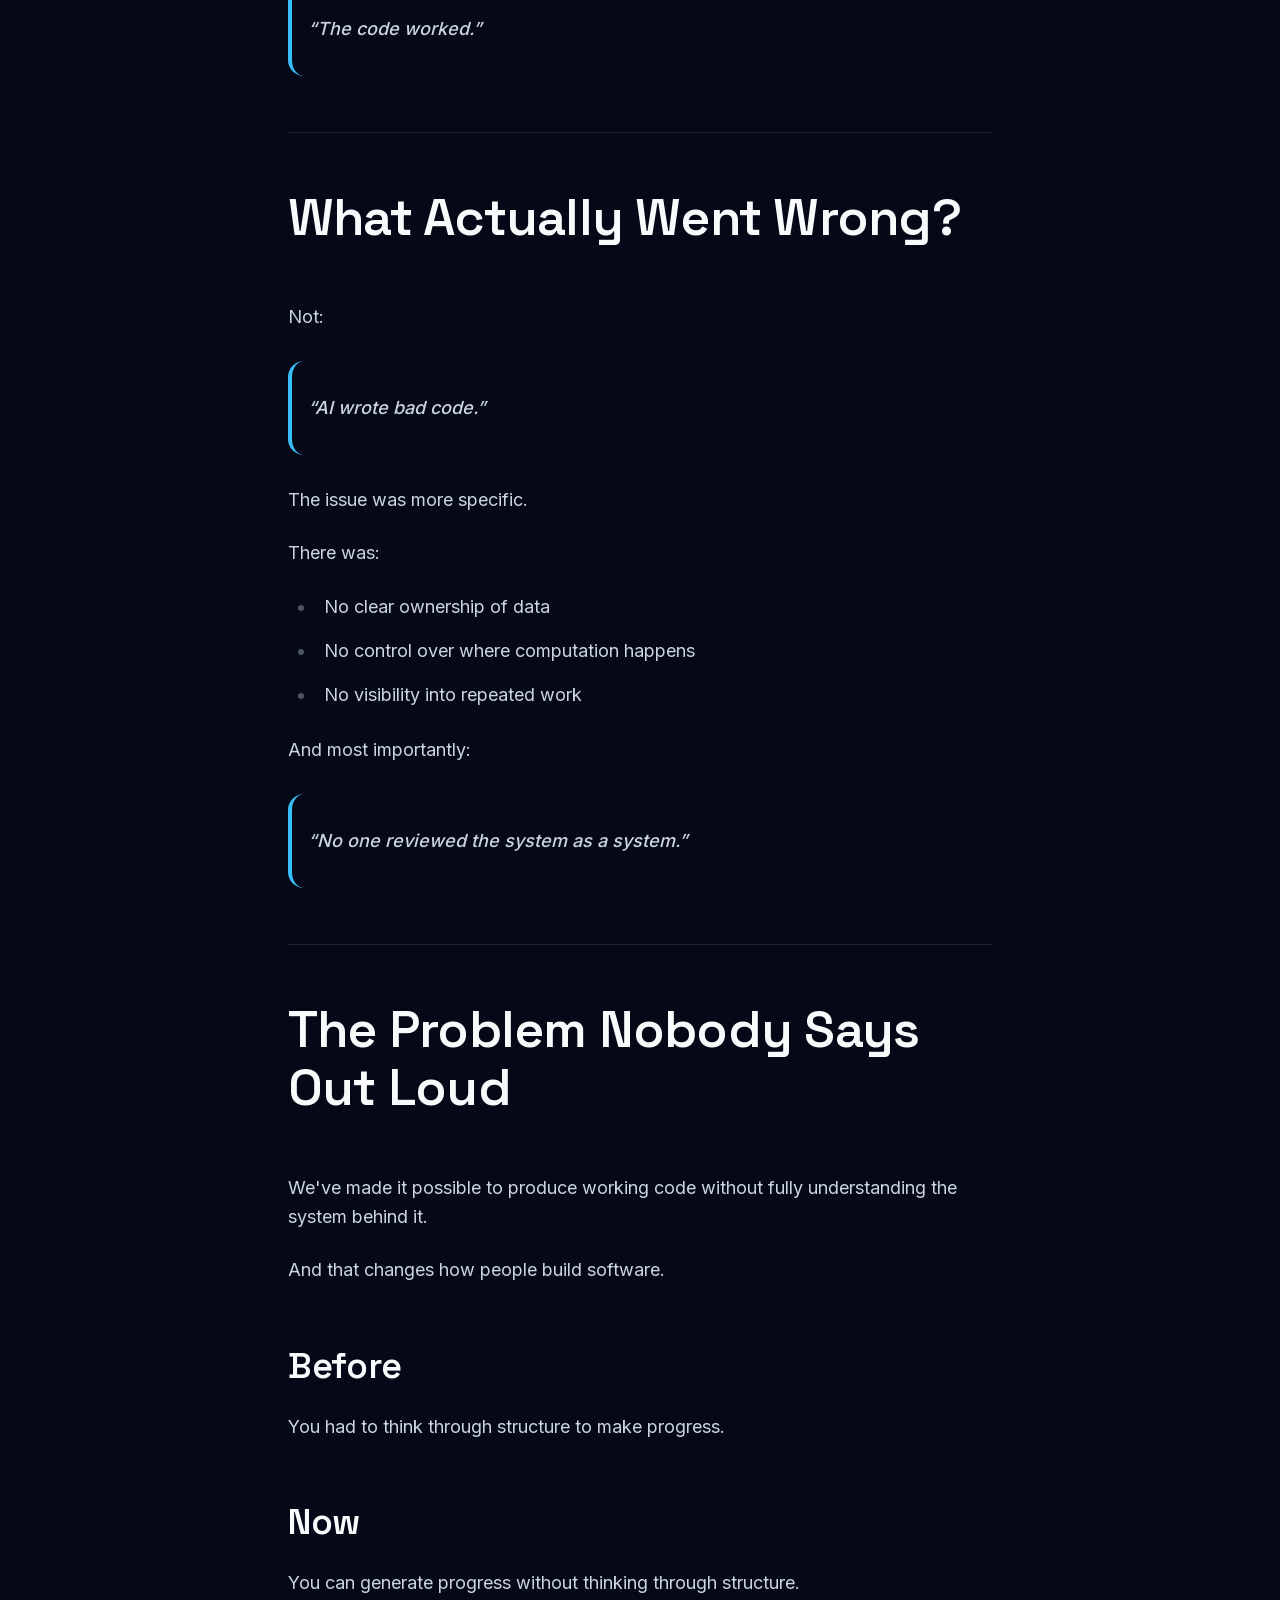
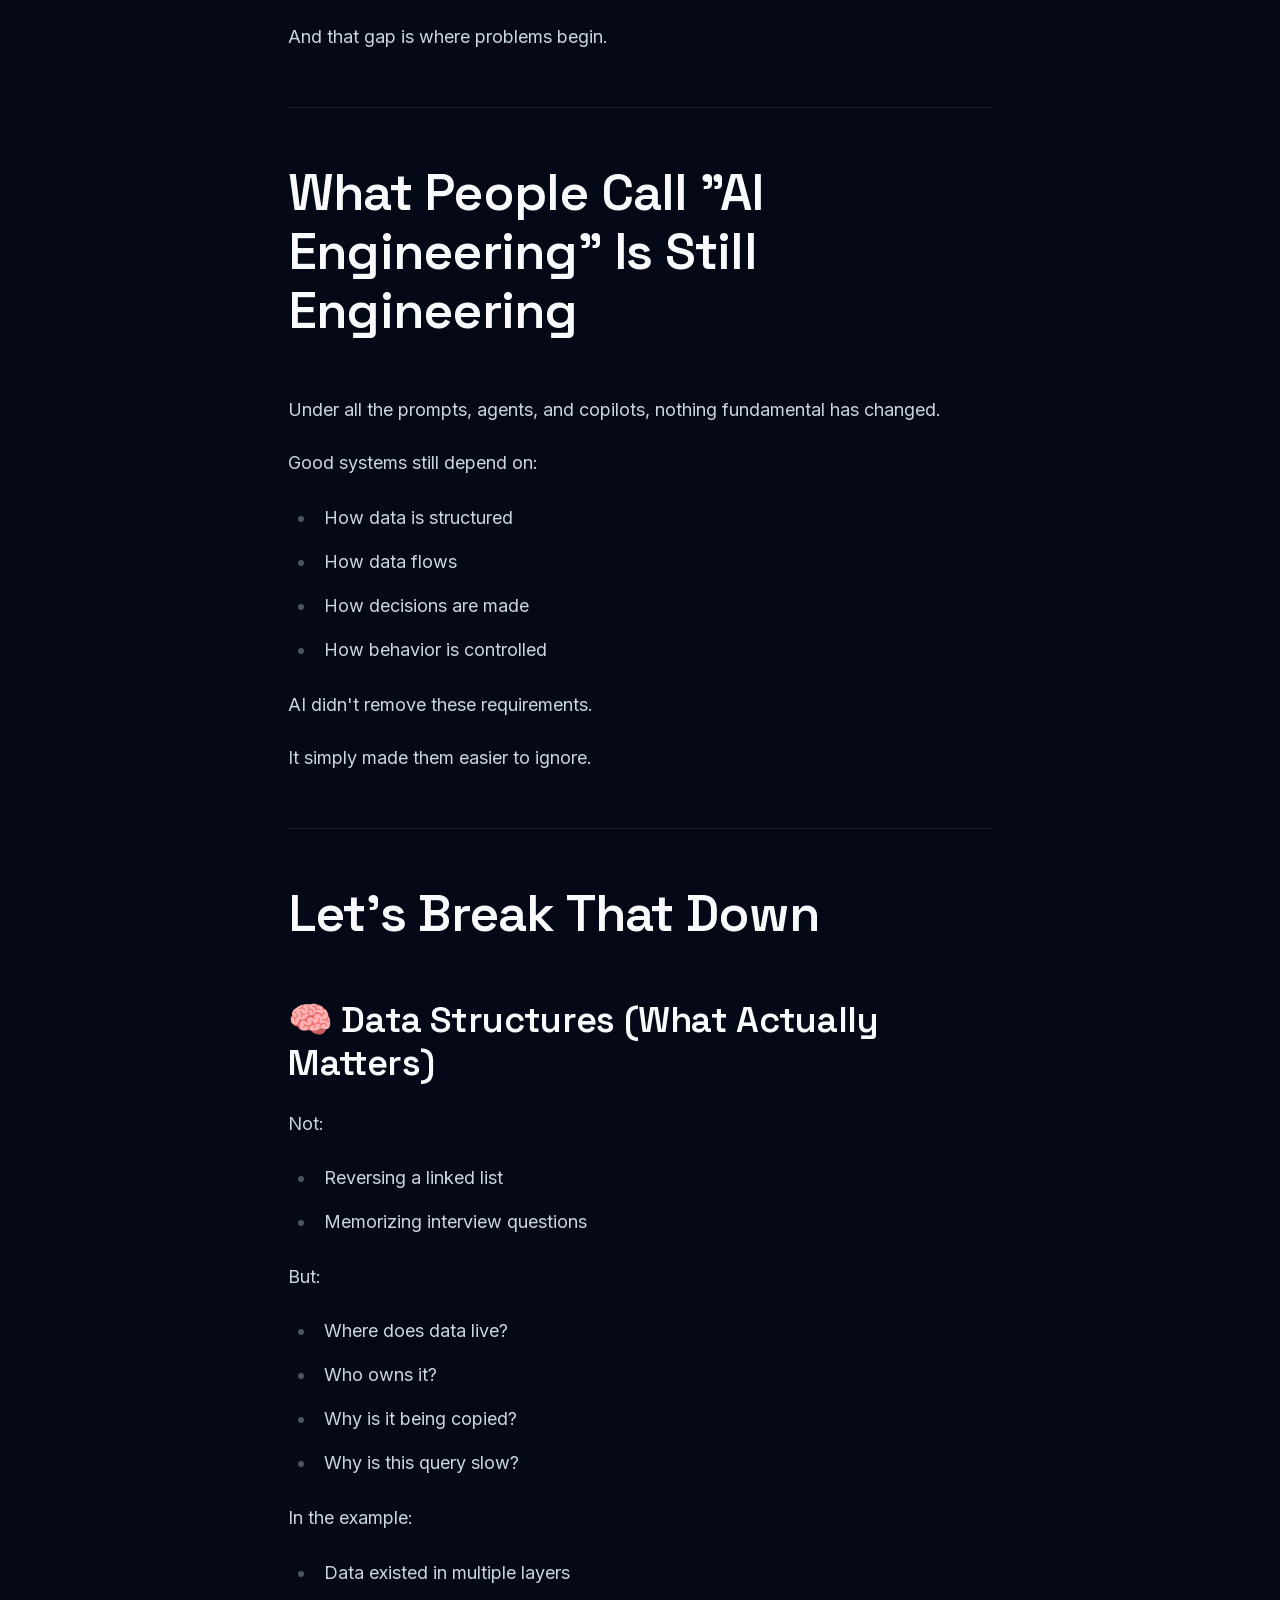
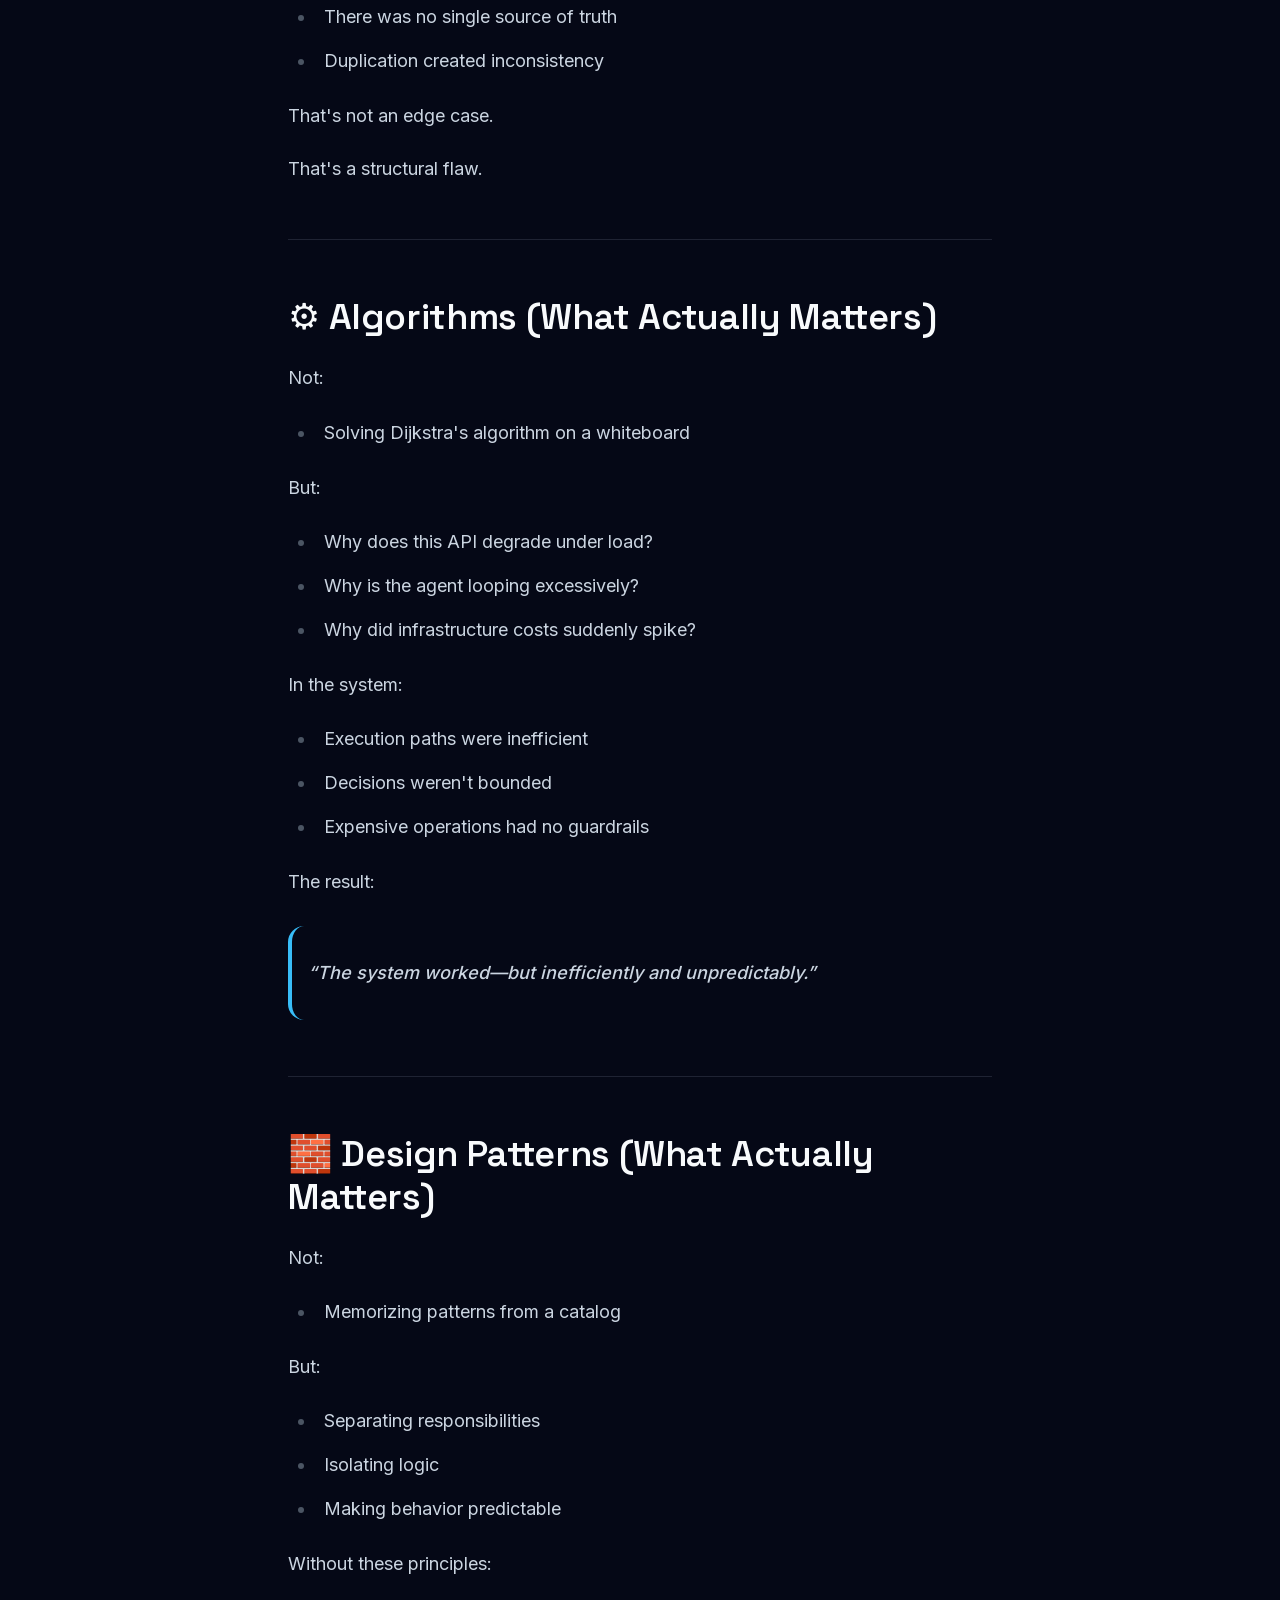
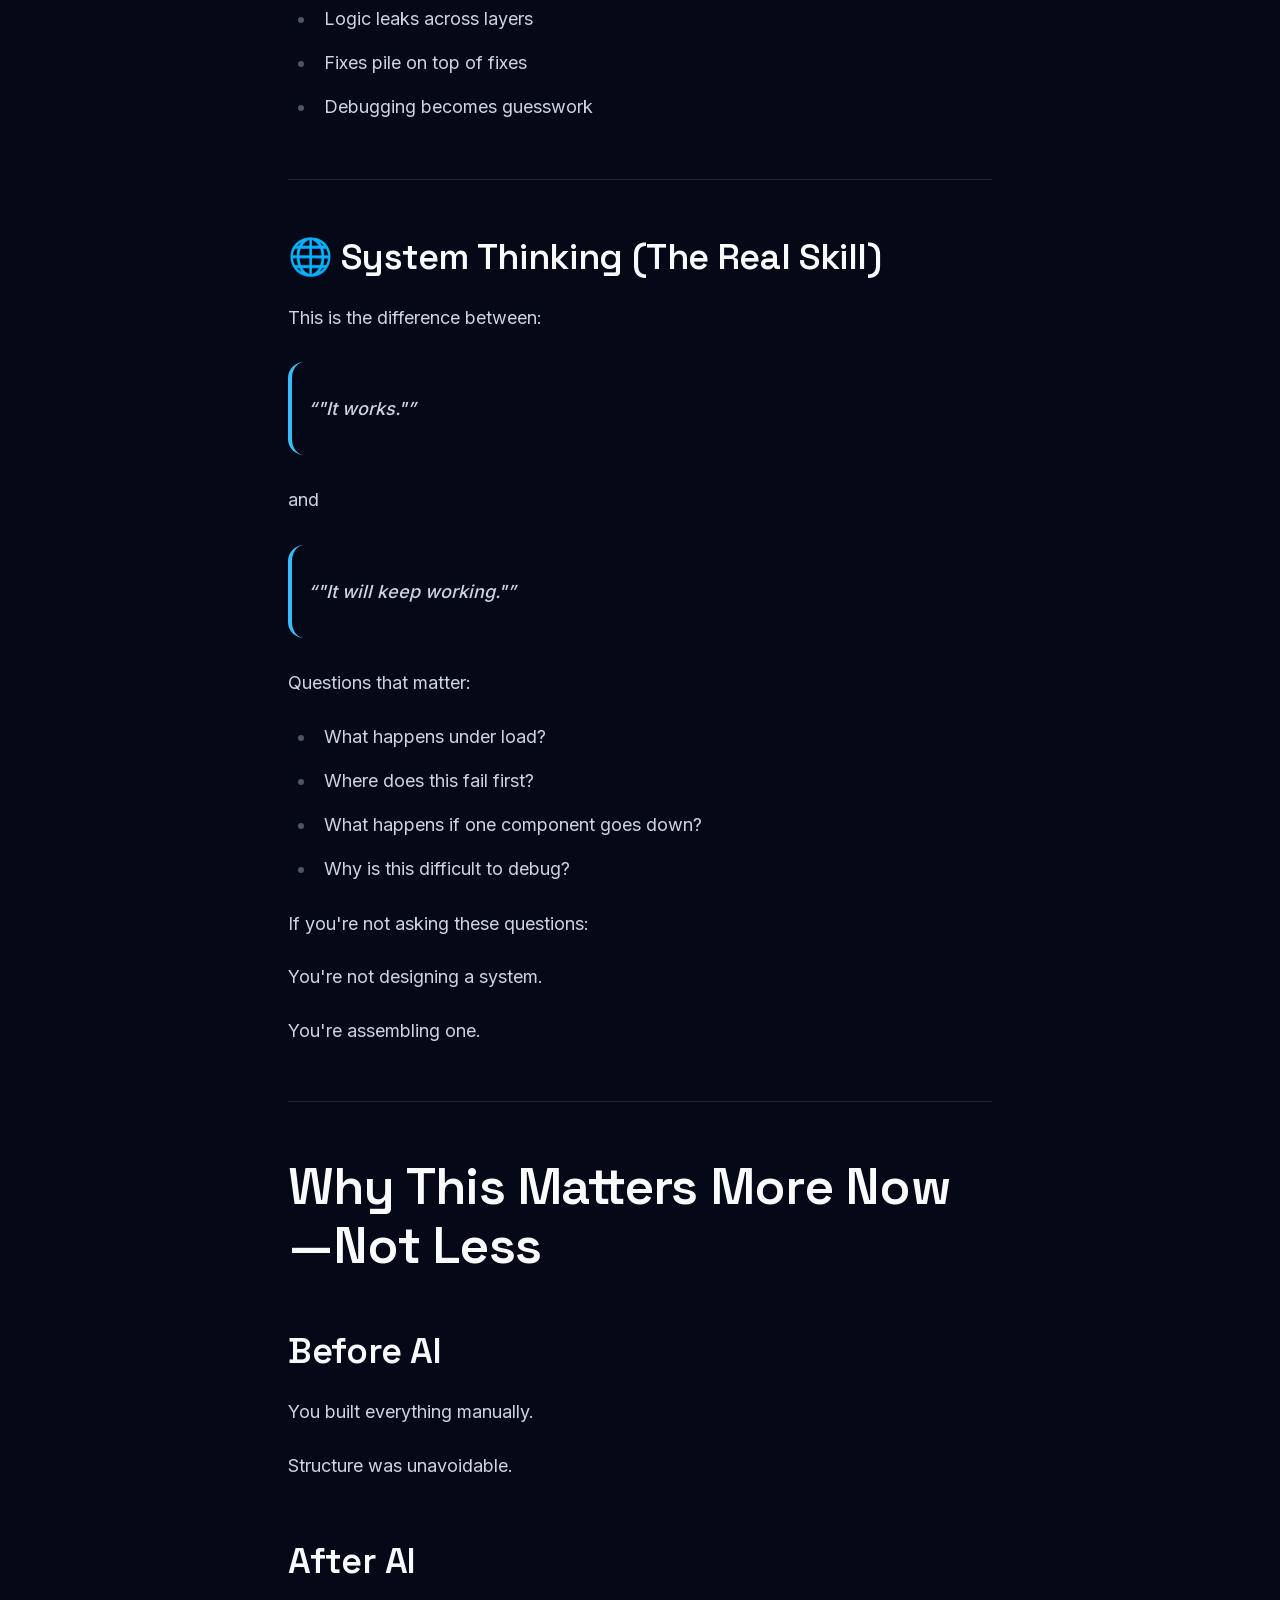
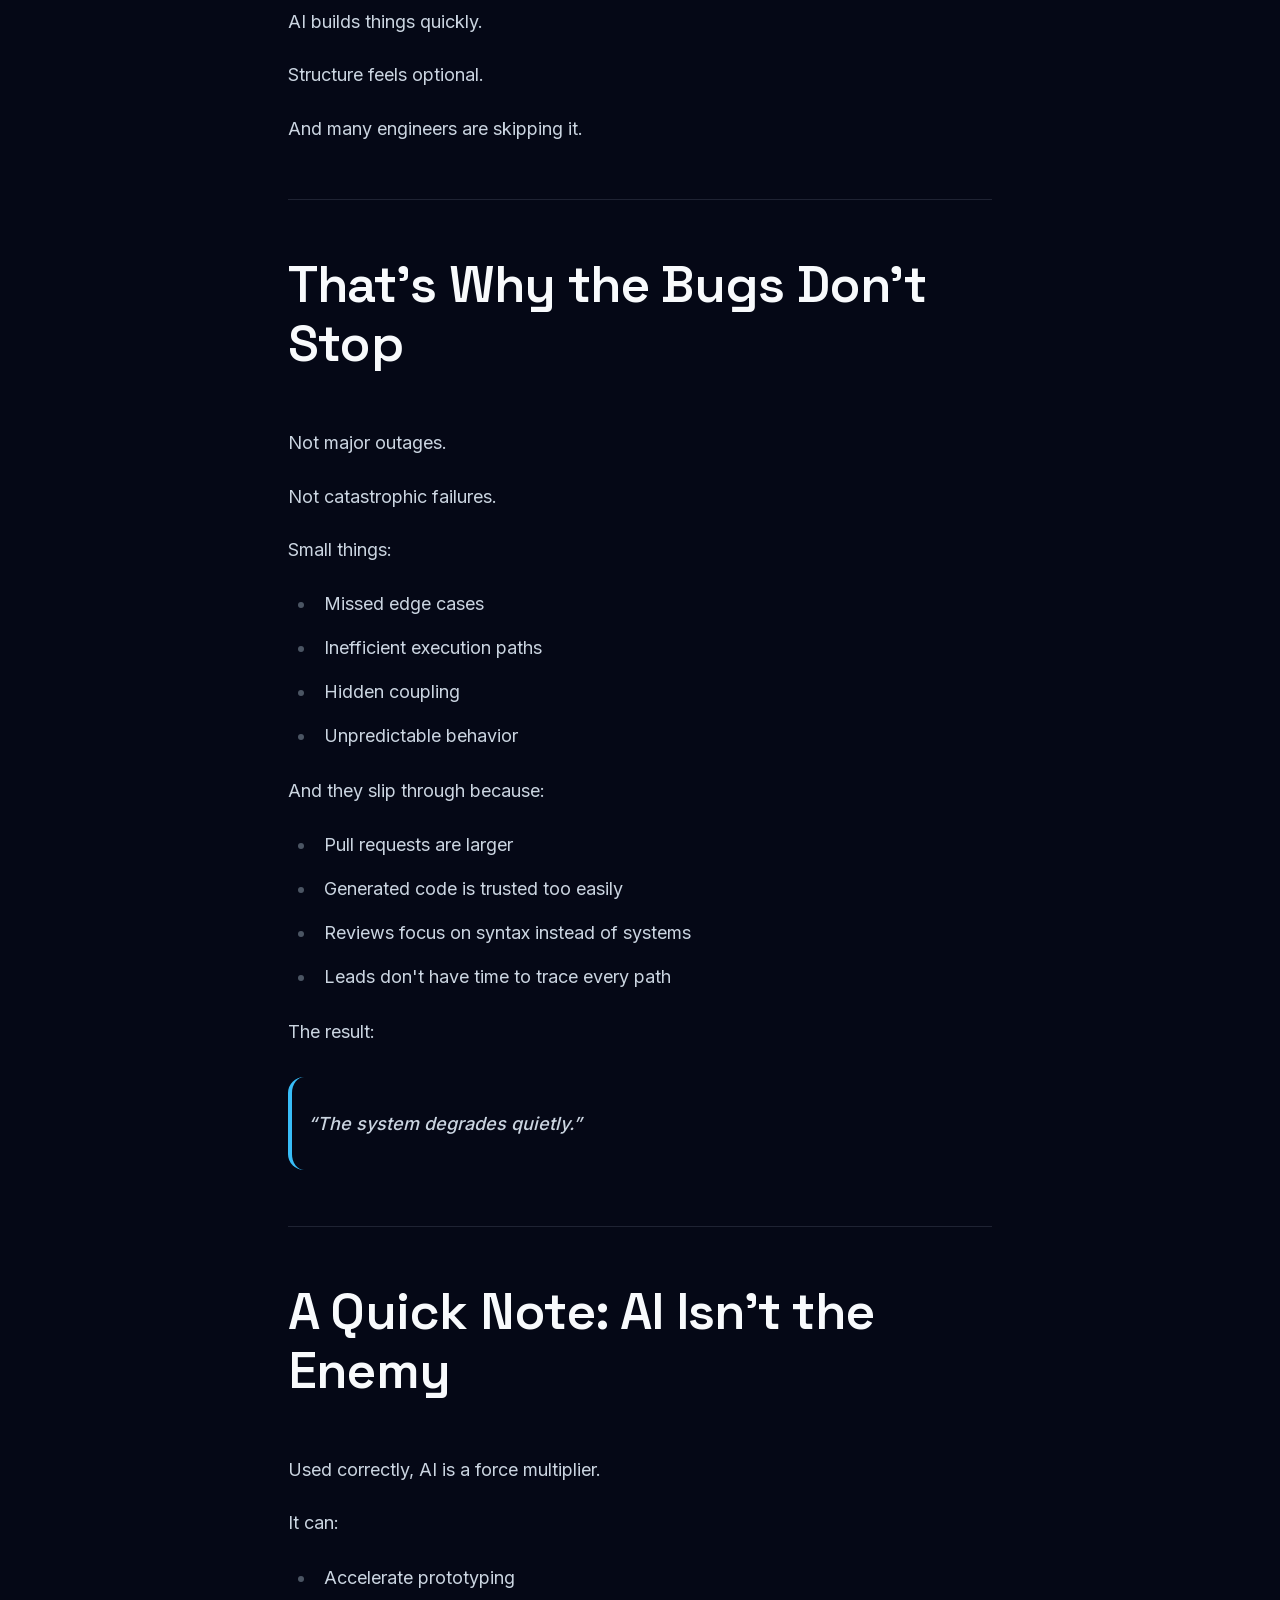
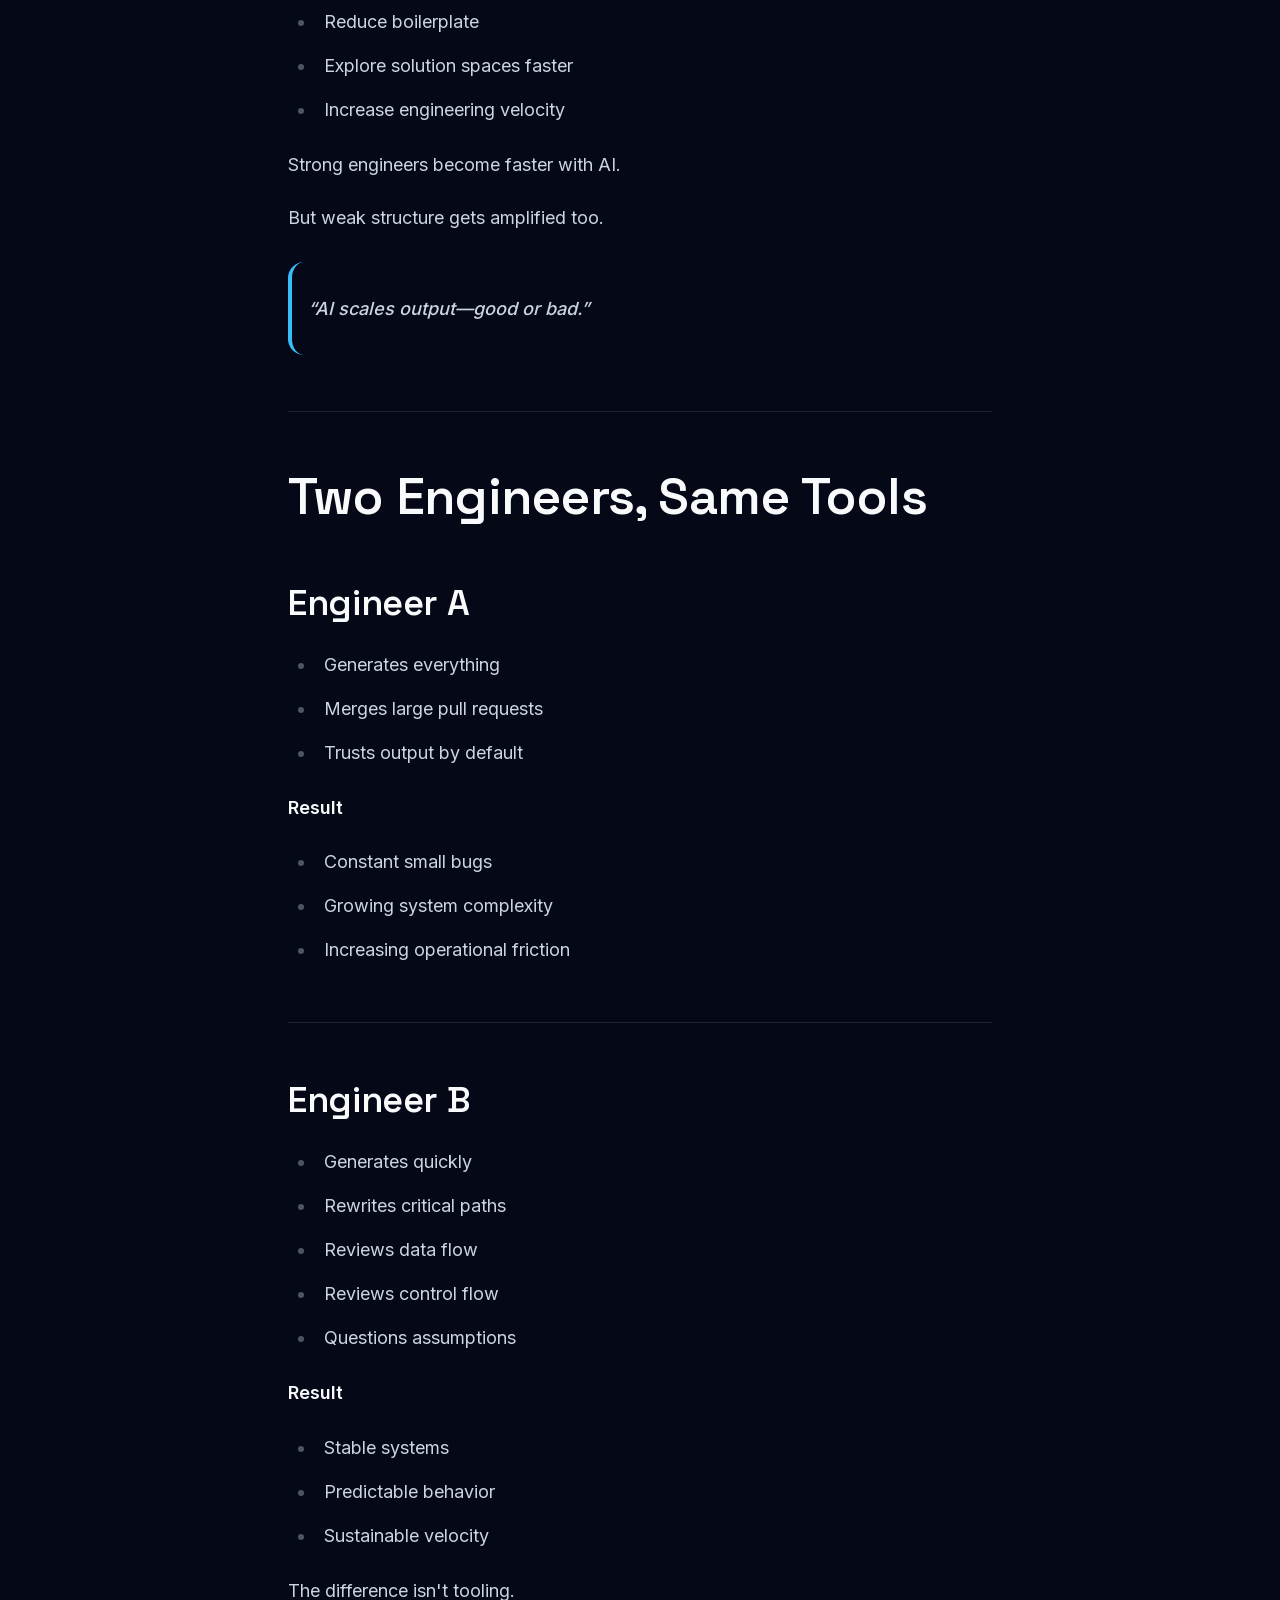
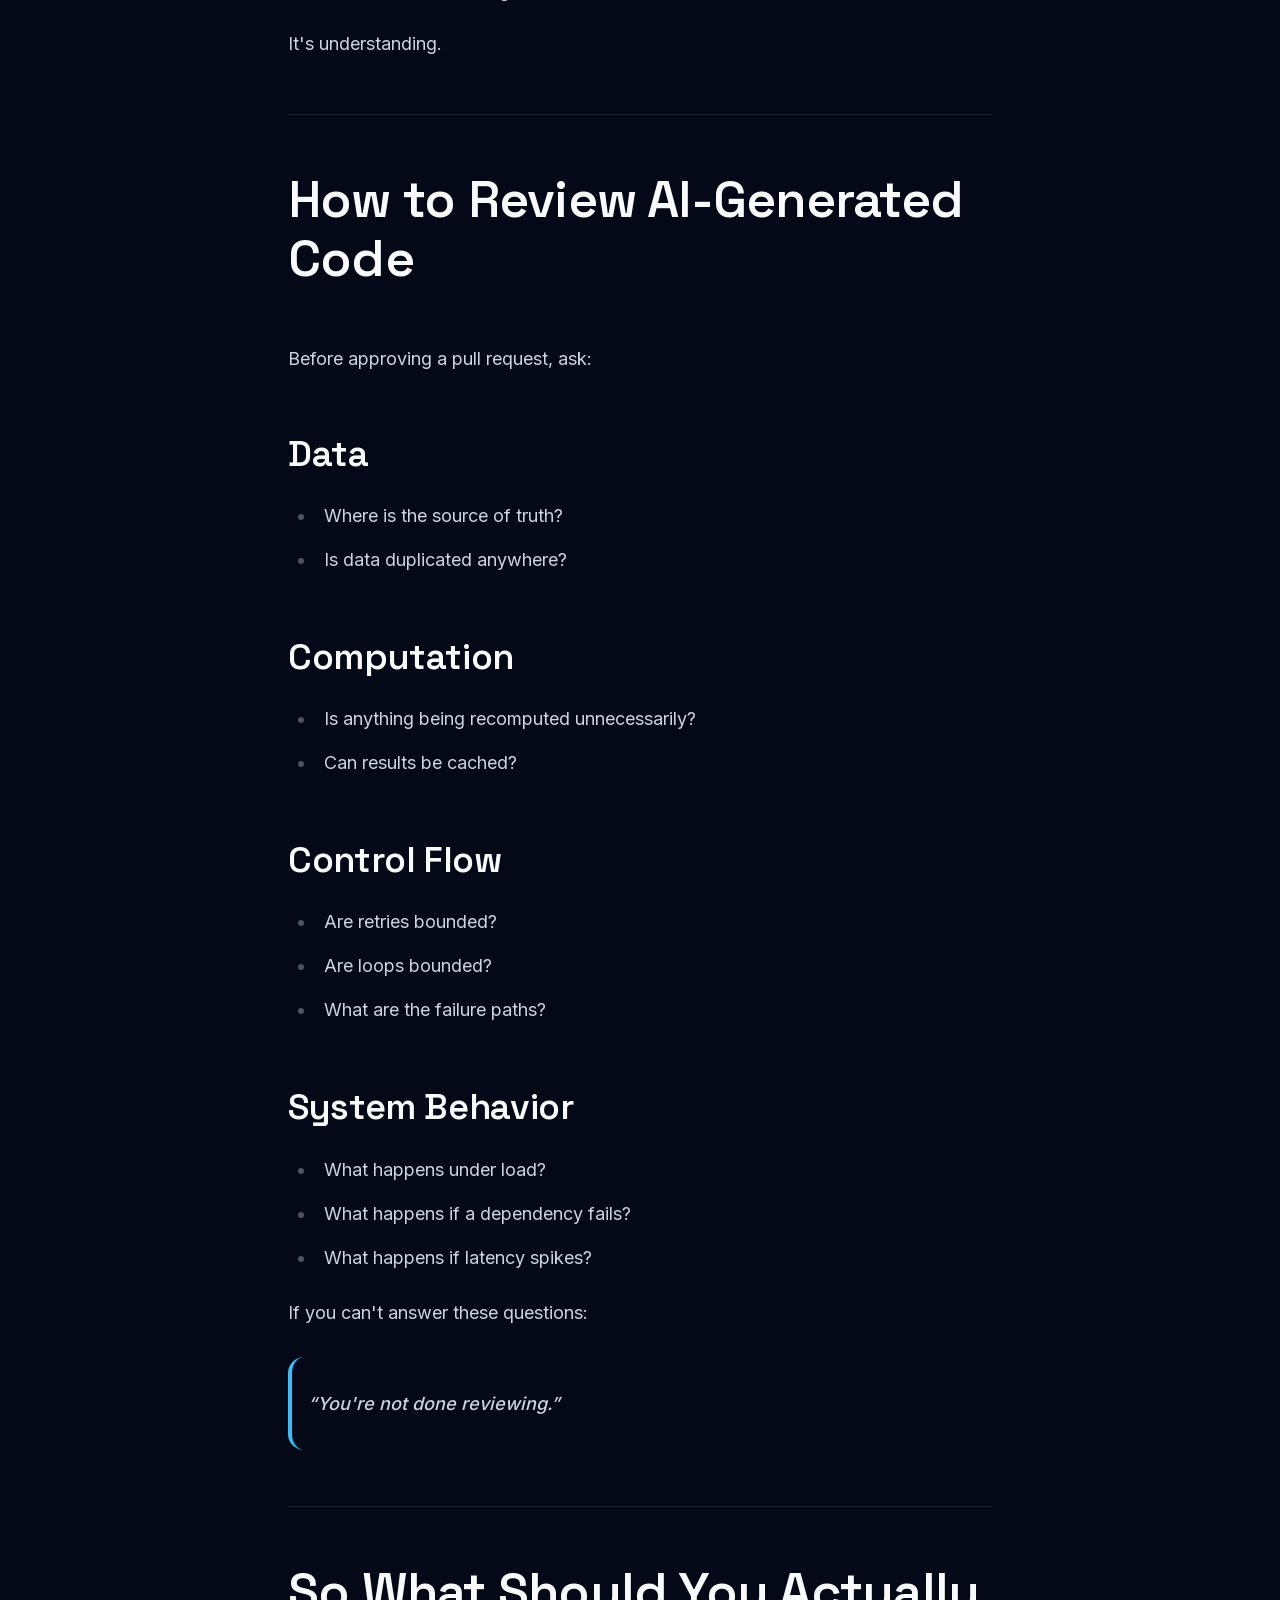
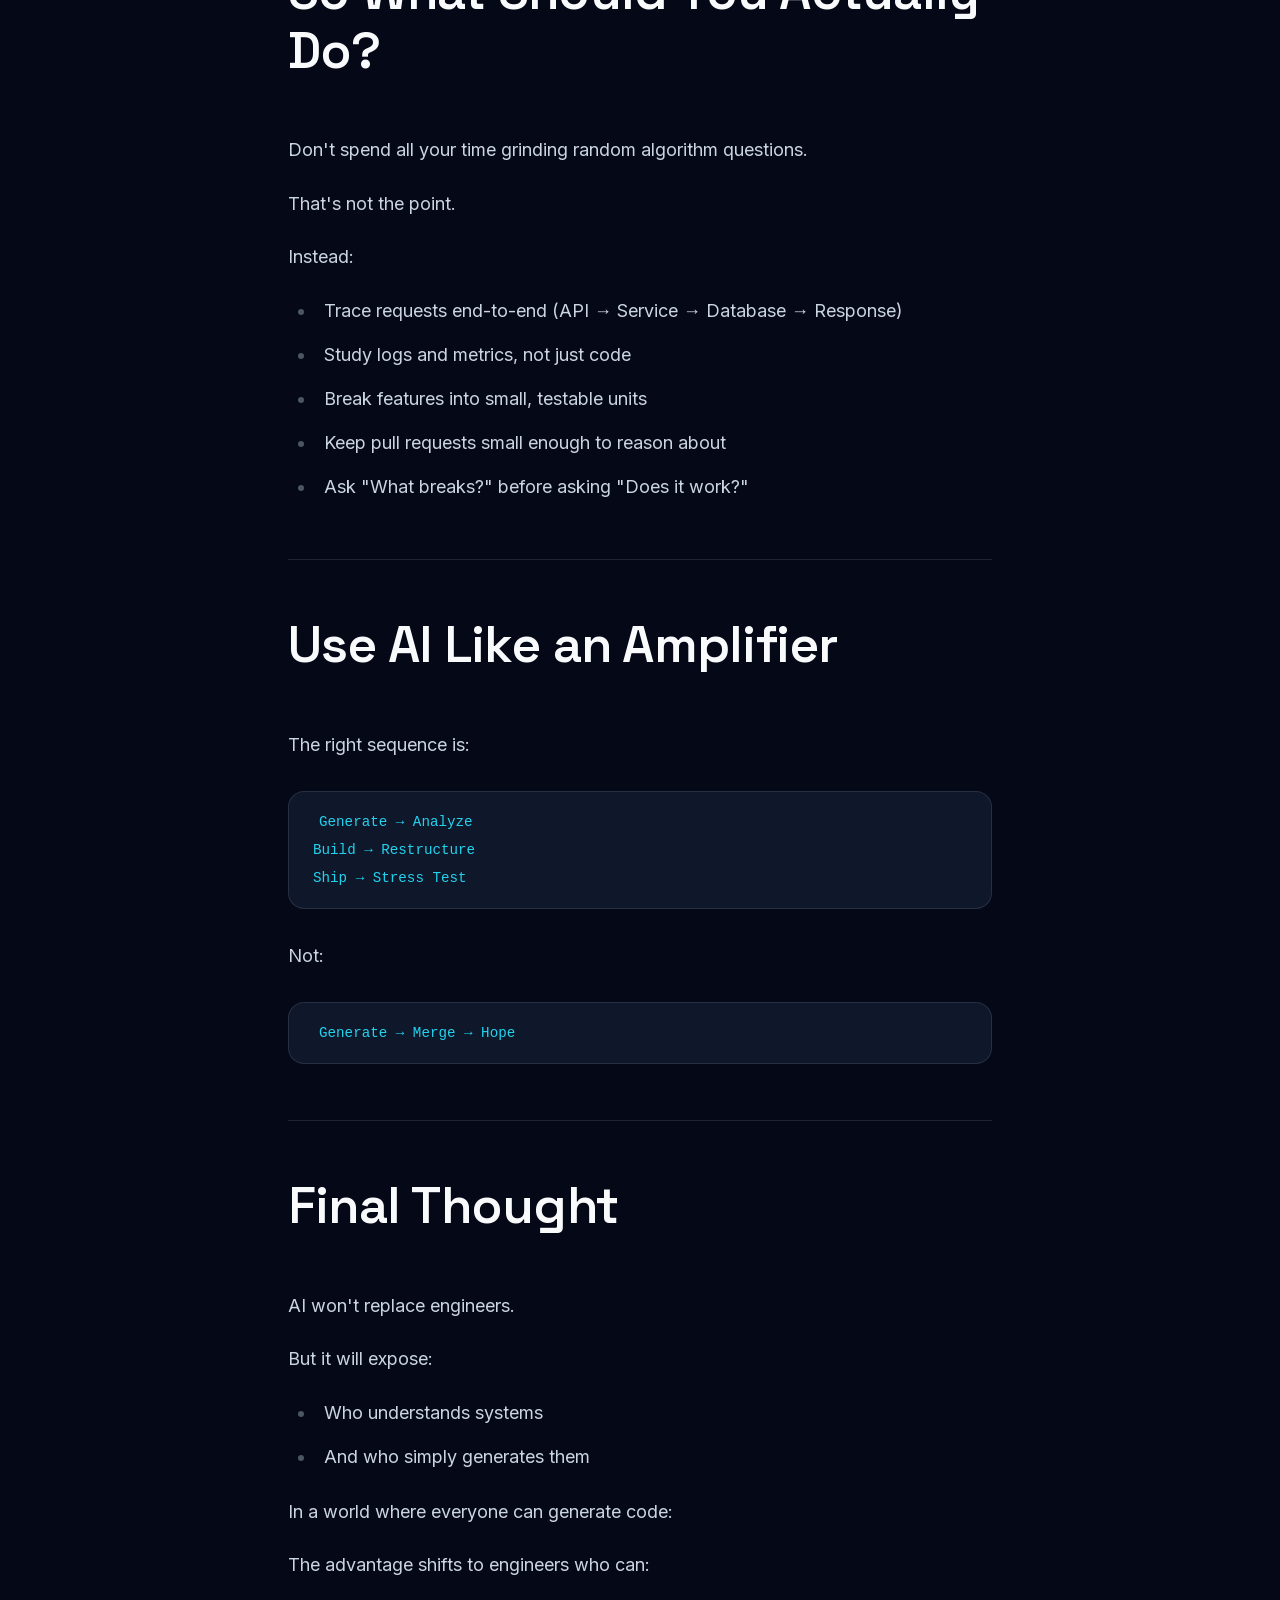
<file: articles/ai-wont-replace-engineers-itll-expose-the-gap.html>
<!DOCTYPE html><!--GkWI0ORPAoXYrjSY4L6Zu--><html lang="en" class="scroll-smooth"><head><meta charSet="utf-8"/><meta name="viewport" content="width=device-width, initial-scale=1"/><link rel="preload" href="/_next/static/media/36966cca54120369-s.p.woff2" as="font" crossorigin="" type="font/woff2"/><link rel="preload" href="/_next/static/media/e4af272ccee01ff0-s.p.woff2" as="font" crossorigin="" type="font/woff2"/><link rel="stylesheet" href="/_next/static/css/61635d3defe4c0eb.css" data-precedence="next"/><link rel="preload" as="script" fetchPriority="low" href="/_next/static/chunks/webpack-45ac28c634575dc6.js"/><script src="/_next/static/chunks/4bd1b696-c023c6e3521b1417.js" async=""></script><script src="/_next/static/chunks/255-eb4aecc3ff015961.js" async=""></script><script src="/_next/static/chunks/main-app-753661a6c926d005.js" async=""></script><script src="/_next/static/chunks/909-a5da60d248a1c133.js" async=""></script><script src="/_next/static/chunks/409-0404a604300a0914.js" async=""></script><script src="/_next/static/chunks/app/layout-2e5af91d2eb5dd2b.js" async=""></script><script src="/_next/static/chunks/app/articles/%5Bslug%5D/layout-2a60829b2fb65e52.js" async=""></script><script src="/_next/static/chunks/app/articles/%5Bslug%5D/not-found-78854773fcd0967d.js" async=""></script><link rel="manifest" href="/manifest.webmanifest"/><meta name="theme-color" content="#050816"/><meta name="apple-mobile-web-app-capable" content="yes"/><meta name="apple-mobile-web-app-status-bar-style" content="black-translucent"/><meta name="apple-mobile-web-app-title" content="JSV Kosuri"/><link rel="apple-touch-icon" href="/icons/icon-192.png"/><meta name="next-size-adjust" content=""/><title>AI Won&#x27;t Replace Engineers: It&#x27;ll Expose the Gap | Jitendra Santosh Varma Kosuri</title><meta name="description" content="AI coding tools can generate working software faster than ever, but they can&#x27;t replace engineering judgment. Learn why system design, data ownership, architecture, and debugging matter more in the age of AI-assisted development."/><link rel="manifest" href="/manifest.webmanifest"/><meta name="keywords" content="AI Engineering,Enterprise GenAI,Multi-Agent Systems,RAG Architecture,Enterprise AI,Solution Architecture,Platform Engineering,AI Transformation"/><link rel="canonical" href="https://portfolio.jsvkforge.com/articles/ai-wont-replace-engineers-itll-expose-the-gap"/><meta name="mobile-web-app-capable" content="yes"/><meta name="apple-mobile-web-app-title" content="JSV Kosuri"/><meta name="apple-mobile-web-app-status-bar-style" content="black-translucent"/><meta property="og:title" content="AI Won&#x27;t Replace Engineers: It&#x27;ll Expose the Gap"/><meta property="og:description" content="AI coding tools can generate working software faster than ever, but they can&#x27;t replace engineering judgment. Learn why system design, data ownership, architecture, and debugging matter more in the age of AI-assisted development."/><meta property="og:url" content="https://portfolio.jsvkforge.com/articles/ai-wont-replace-engineers-itll-expose-the-gap"/><meta property="og:image" content="https://portfolio.jsvkforge.com/images/articles/ai-wont-replace-engineers.png"/><meta property="og:image:width" content="1200"/><meta property="og:image:height" content="630"/><meta property="og:image:alt" content="AI Won&#x27;t Replace Engineers: It&#x27;ll Expose the Gap"/><meta property="og:type" content="article"/><meta property="article:published_time" content="2026-04-25"/><meta name="twitter:card" content="summary_large_image"/><meta name="twitter:title" content="AI Won&#x27;t Replace Engineers: It&#x27;ll Expose the Gap"/><meta name="twitter:description" content="AI coding tools can generate working software faster than ever, but they can&#x27;t replace engineering judgment. Learn why system design, data ownership, architecture, and debugging matter more in the age of AI-assisted development."/><meta name="twitter:image" content="https://portfolio.jsvkforge.com/images/articles/ai-wont-replace-engineers.png"/><link rel="icon" href="/favicon.png" type="image/png"/><link rel="apple-touch-icon" href="/icons/icon-192.png"/><script src="/_next/static/chunks/polyfills-42372ed130431b0a.js" noModule=""></script></head><body class="__variable_f367f3 __variable_dd5b2f bg-background-page text-text-primary antialiased"><div hidden=""><!--$--><!--/$--></div><a href="#main-content" class="sr-only focus:not-sr-only focus:absolute focus:top-4 focus:left-4 z-[60] rounded-lg bg-accent-blue px-4 py-2 text-sm font-medium text-background-page">Skip to content</a><div class="flex min-h-screen flex-col"><header class="sticky top-0 z-50 border-b transition-colors duration-200 border-transparent bg-transparent"><nav class="mx-auto flex max-w-7xl items-center justify-between px-6 py-3 lg:px-8" aria-label="Main navigation"><a class="text-base text-[2rem] font-semibold tracking-wider transition-colors hover:text-text-secondary lg:text-[3rem]" href="/"><span class="text-text-primary">JS</span><span class="text-accent-purple">VK</span></a><div class="hidden items-center gap-6 md:flex"><a aria-current="page" class="text-sm transition-colors hover:text-text-secondary text-text-secondary" href="/#home">Home</a><a class="text-sm transition-colors hover:text-text-secondary text-text-muted" href="/#experience">Work</a><a class="text-sm transition-colors hover:text-text-secondary text-text-muted" href="/#articles">Articles</a><a class="text-sm transition-colors hover:text-text-secondary text-text-muted" href="/#contact">Contact</a></div><div class="hidden items-center gap-3 md:flex"><a href="https://github.com/JSantoshVarmaKosuri" target="_blank" rel="noopener noreferrer" aria-label="GitHub" class="text-text-muted transition-colors hover:text-text-secondary"><svg class="h-4 w-4" viewBox="0 0 24 24" fill="currentColor" xmlns="http://www.w3.org/2000/svg"><path d="M12 2C6.477 2 2 6.477 2 12c0 4.42 2.865 8.166 6.839 9.489.5.092.682-.217.682-.482 0-.237-.009-.866-.013-1.7-2.782.604-3.369-1.34-3.369-1.34-.454-1.156-1.11-1.463-1.11-1.463-.908-.62.069-.608.069-.608 1.003.07 1.531 1.03 1.531 1.03.892 1.529 2.341 1.087 2.91.831.092-.646.35-1.086.636-1.336-2.22-.253-4.555-1.11-4.555-4.943 0-1.091.39-1.984 1.029-2.683-.103-.253-.446-1.27.098-2.647 0 0 .84-.269 2.75 1.025A9.578 9.578 0 0112 6.836c.85.004 1.705.114 2.504.336 1.909-1.294 2.747-1.025 2.747-1.025.546 1.377.203 2.394.1 2.647.64.699 1.028 1.592 1.028 2.683 0 3.842-2.339 4.687-4.566 4.935.359.309.678.919.678 1.852 0 1.336-.012 2.415-.012 2.743 0 .267.18.578.688.48C19.138 20.163 22 16.418 22 12c0-5.523-4.477-10-10-10z"></path></svg></a><a href="https://www.linkedin.com/in/jitendrasantoshvarmakosuri" target="_blank" rel="noopener noreferrer" aria-label="LinkedIn" class="text-text-muted transition-colors hover:text-text-secondary"><svg class="h-4 w-4" viewBox="0 0 24 24" fill="currentColor" xmlns="http://www.w3.org/2000/svg"><path d="M20.447 20.452h-3.554v-5.569c0-1.328-.027-3.037-1.852-3.037-1.853 0-2.136 1.445-2.136 2.939v5.667H9.351V9h3.414v1.561h.046c.477-.9 1.637-1.85 3.37-1.85 3.601 0 4.267 2.37 4.267 5.455v6.286zM5.337 7.433a2.062 2.062 0 01-2.063-2.065 2.064 2.064 0 112.063 2.065zm1.782 13.019H3.555V9h3.564v11.452zM22.225 0H1.771C.792 0 0 .774 0 1.729v20.542C0 23.227.792 24 1.771 24h20.451C23.2 24 24 23.227 24 22.271V1.729C24 .774 23.2 0 22.222 0h.003z"></path></svg></a><a href="mailto:hello@jsvkforge.com" rel="noopener noreferrer" aria-label="Email" class="text-text-muted transition-colors hover:text-text-secondary"><svg class="h-4 w-4" viewBox="0 0 24 24" fill="none" stroke="currentColor" stroke-width="2" stroke-linecap="round" stroke-linejoin="round" xmlns="http://www.w3.org/2000/svg"><rect x="2" y="4" width="20" height="16" rx="2"></rect><path d="M22 4L12 13L2 4"></path></svg></a><div class="rounded-lg bg-gradient-to-r from-accent-blue to-accent-purple p-[1px]"><a href="https://docs.google.com/document/d/1RDnSFEjE0doSJ6R_P3KXgy2J-gReIeCc/edit?usp=sharing&amp;ouid=115228987262110688343&amp;rtpof=true&amp;sd=true" target="_blank" class="inline-flex items-center justify-center rounded-lg bg-background-page px-3 py-1.5 text-sm font-medium text-text-secondary transition-colors hover:text-text-primary">Download CV</a></div></div><button type="button" class="ml-2 rounded-md p-2 text-text-muted transition-colors hover:text-text-secondary md:hidden" aria-label="Open menu" aria-expanded="false"><svg class="h-5 w-5" viewBox="0 0 24 24" fill="none" stroke="currentColor" stroke-width="2" stroke-linecap="round" stroke-linejoin="round" xmlns="http://www.w3.org/2000/svg"><line x1="3" y1="6" x2="21" y2="6"></line><line x1="3" y1="12" x2="21" y2="12"></line><line x1="3" y1="18" x2="21" y2="18"></line></svg></button></nav><div class="overflow-hidden transition-all duration-200 ease-in-out max-h-0 opacity-0" role="dialog" aria-modal="true" aria-label="Mobile navigation"><div class="rounded-2xl border p-6 border-border-subtle bg-glass-elevated shadow-card backdrop-blur-md hover:border-border-strong mx-4 mt-1"><div class="flex flex-col gap-4 py-4"><a aria-current="page" class="text-sm transition-colors hover:text-text-secondary text-text-secondary" href="/#home">Home</a><a class="text-sm transition-colors hover:text-text-secondary text-text-muted" href="/#experience">Work</a><a class="text-sm transition-colors hover:text-text-secondary text-text-muted" href="/#articles">Articles</a><a class="text-sm transition-colors hover:text-text-secondary text-text-muted" href="/#contact">Contact</a><hr class="border-border-subtle"/><a href="https://docs.google.com/document/d/1RDnSFEjE0doSJ6R_P3KXgy2J-gReIeCc/edit?usp=sharing&amp;ouid=115228987262110688343&amp;rtpof=true&amp;sd=true" target="_blank" class="inline-flex items-center justify-center rounded-lg bg-gradient-to-r from-accent-blue to-accent-purple px-3 py-2 text-sm font-medium text-text-secondary transition-colors hover:opacity-90">Download CV</a><hr class="border-border-subtle"/><div class="flex items-center gap-3"><a href="https://github.com/JSantoshVarmaKosuri" target="_blank" rel="noopener noreferrer" aria-label="GitHub" class="text-text-muted transition-colors hover:text-text-secondary"><svg class="h-4 w-4" viewBox="0 0 24 24" fill="currentColor" xmlns="http://www.w3.org/2000/svg"><path d="M12 2C6.477 2 2 6.477 2 12c0 4.42 2.865 8.166 6.839 9.489.5.092.682-.217.682-.482 0-.237-.009-.866-.013-1.7-2.782.604-3.369-1.34-3.369-1.34-.454-1.156-1.11-1.463-1.11-1.463-.908-.62.069-.608.069-.608 1.003.07 1.531 1.03 1.531 1.03.892 1.529 2.341 1.087 2.91.831.092-.646.35-1.086.636-1.336-2.22-.253-4.555-1.11-4.555-4.943 0-1.091.39-1.984 1.029-2.683-.103-.253-.446-1.27.098-2.647 0 0 .84-.269 2.75 1.025A9.578 9.578 0 0112 6.836c.85.004 1.705.114 2.504.336 1.909-1.294 2.747-1.025 2.747-1.025.546 1.377.203 2.394.1 2.647.64.699 1.028 1.592 1.028 2.683 0 3.842-2.339 4.687-4.566 4.935.359.309.678.919.678 1.852 0 1.336-.012 2.415-.012 2.743 0 .267.18.578.688.48C19.138 20.163 22 16.418 22 12c0-5.523-4.477-10-10-10z"></path></svg></a><a href="https://www.linkedin.com/in/jitendrasantoshvarmakosuri" target="_blank" rel="noopener noreferrer" aria-label="LinkedIn" class="text-text-muted transition-colors hover:text-text-secondary"><svg class="h-4 w-4" viewBox="0 0 24 24" fill="currentColor" xmlns="http://www.w3.org/2000/svg"><path d="M20.447 20.452h-3.554v-5.569c0-1.328-.027-3.037-1.852-3.037-1.853 0-2.136 1.445-2.136 2.939v5.667H9.351V9h3.414v1.561h.046c.477-.9 1.637-1.85 3.37-1.85 3.601 0 4.267 2.37 4.267 5.455v6.286zM5.337 7.433a2.062 2.062 0 01-2.063-2.065 2.064 2.064 0 112.063 2.065zm1.782 13.019H3.555V9h3.564v11.452zM22.225 0H1.771C.792 0 0 .774 0 1.729v20.542C0 23.227.792 24 1.771 24h20.451C23.2 24 24 23.227 24 22.271V1.729C24 .774 23.2 0 22.222 0h.003z"></path></svg></a><a href="mailto:hello@jsvkforge.com" rel="noopener noreferrer" aria-label="Email" class="text-text-muted transition-colors hover:text-text-secondary"><svg class="h-4 w-4" viewBox="0 0 24 24" fill="none" stroke="currentColor" stroke-width="2" stroke-linecap="round" stroke-linejoin="round" xmlns="http://www.w3.org/2000/svg"><rect x="2" y="4" width="20" height="16" rx="2"></rect><path d="M22 4L12 13L2 4"></path></svg></a></div></div></div></div></header><main id="main-content" class="flex-1"><div class="min-h-screen bg-background-page"><div class="border-b border-border-subtle bg-background-section/50"><div class="mx-auto max-w-7xl px-6 py-3 lg:px-8"><button type="button" class="inline-flex items-center gap-1.5 text-sm text-text-muted transition-colors hover:text-text-secondary"><svg xmlns="http://www.w3.org/2000/svg" width="24" height="24" viewBox="0 0 24 24" fill="none" stroke="currentColor" stroke-width="2" stroke-linecap="round" stroke-linejoin="round" class="lucide lucide-arrow-left h-4 w-4" aria-hidden="true"><path d="m12 19-7-7 7-7"></path><path d="M19 12H5"></path></svg>Back</button></div></div><script id="article-schema" type="application/ld+json">{"@context":"https://schema.org","@type":"Article","headline":"AI Won't Replace Engineers: It'll Expose the Gap","description":"AI coding tools can generate working software faster than ever, but they can't replace engineering judgment. Learn why system design, data ownership, architecture, and debugging matter more in the age of AI-assisted development.","datePublished":"2026-04-25","dateModified":"2026-04-25","author":{"@type":"Person","name":"Jitendra Santosh Varma Kosuri"},"publisher":{"@type":"Organization","name":"Jitendra Santosh Varma Kosuri","url":"https://portfolio.jsvkforge.com"},"image":"/images/articles/ai-wont-replace-engineers.png","url":"https://portfolio.jsvkforge.com/articles/ai-wont-replace-engineers-itll-expose-the-gap"}</script><script id="breadcrumb-schema" type="application/ld+json">{"@context":"https://schema.org","@type":"BreadcrumbList","itemListElement":[{"@type":"ListItem","position":1,"name":"Home","item":"https://portfolio.jsvkforge.com"},{"@type":"ListItem","position":2,"name":"Articles","item":"https://portfolio.jsvkforge.com/articles"},{"@type":"ListItem","position":3,"name":"AI Won't Replace Engineers: It'll Expose the Gap","item":"https://portfolio.jsvkforge.com/articles/ai-wont-replace-engineers-itll-expose-the-gap"}]}</script><article class="animate-fade-up"><div class="relative h-48 sm:h-64 md:h-80 lg:h-96"><div class="absolute inset-0 bg-gradient-to-br from-accent-blue/10 via-background-elevated to-accent-purple/10"></div><img src="/images/articles/ai-wont-replace-engineers.png" alt="AI Won&#x27;t Replace Engineers: It&#x27;ll Expose the Gap" width="1200" height="514" fetchPriority="low" class="h-full w-full object-cover" loading="lazy" decoding="async"/><div class="absolute inset-0 bg-gradient-to-t from-background-page via-transparent to-transparent"></div></div><div class="mx-auto max-w-3xl px-6 py-12 lg:px-8"><div class="mb-6 flex items-center gap-3"><span class="inline-flex items-center rounded-md px-2.5 py-0.5 text-xs font-medium bg-[rgba(56,189,248,0.12)] text-accent-blue">AI Engineering</span><span class="text-sm text-text-muted">2026-04-25<!-- --> · <!-- -->7 min read</span></div><h1 class="font-display font-bold leading-tight tracking-tight text-text-primary text-h1">AI Won&#x27;t Replace Engineers: It&#x27;ll Expose the Gap</h1><p class="mt-4 text-lg leading-relaxed text-text-muted sm:text-xl">AI makes code generation abundant. System thinking becomes the differentiator.</p><div class="my-10 h-px bg-gradient-to-r from-transparent via-border-subtle to-transparent"></div><div class="prose prose-invert prose-lg max-w-none prose-headings:font-display prose-headings:font-semibold prose-headings:text-text-primary prose-h1:text-h2 prose-h2:text-h2 prose-h3:text-h3 prose-h4:text-h3 prose-p:text-text-secondary prose-p:leading-relaxed prose-a:text-accent-blue prose-a:no-underline prose-a:hover:underline prose-strong:text-text-primary prose-strong:font-semibold prose-blockquote:border-accent-blue prose-blockquote:bg-background-elevated/50 prose-blockquote:py-2 prose-blockquote:px-4 prose-blockquote:rounded-lg prose-code:text-accent-cyan prose-code:bg-background-elevated/50 prose-code:px-1.5 prose-code:py-0.5 prose-code:rounded prose-pre:bg-background-elevated prose-pre:border prose-pre:border-border-subtle prose-pre:rounded-lg prose-ul:list-disc prose-ol:list-decimal prose-li:text-text-secondary prose-img:rounded-lg prose-img:shadow-card prose-hr:border-border-subtle"><blockquote>
<p>"Bro, this worked first try."</p>
</blockquote>
<p>A junior engineer on the team opened a pull request in about two hours.</p>
<p>Prompt → Agent → Done.</p>
<p>Using tools like Cursor and Claude Code, they:</p>
<ul>
<li>Built APIs</li>
<li>Wired services together</li>
<li>Handled "edge cases"</li>
</ul>
<p>The code looked clean.</p>
<p><strong>LGTM 👍 Merged.</strong></p>
<p>Three days later:</p>
<ul>
<li>The system is slower</li>
<li>Infrastructure costs are creeping up</li>
<li>Random bugs keep showing up</li>
<li>Fixes are breaking unrelated flows</li>
</ul>
<p>Nothing is obviously broken.</p>
<p>No crashes.</p>
<p>No red alerts.</p>
<p>Just constant friction.</p>
<p><strong>Death by a thousand small bugs.</strong></p>
<hr>
<h2>Let's Zoom In on What Actually Happened</h2>
<p>Here's a simplified version of the system:</p>
<pre><code class="language-text">Client → API → Worker → External Service → Database
</code></pre>
<p>Sounds normal.</p>
<p>But underneath:</p>
<ul>
<li>The API recomputed the same response for every request</li>
<li>The worker recomputed it again "just to be safe"</li>
<li>External service calls were never cached</li>
<li>State was stored in both the API layer and the worker</li>
</ul>
<h3>What That Caused</h3>
<ul>
<li>3× duplicate computation per request</li>
<li>~40% increase in latency under load</li>
<li>Rising infrastructure costs from repeated external calls</li>
<li>State drift leading to inconsistent behavior</li>
</ul>
<p>None of this appeared in the pull request review.</p>
<p>Because locally:</p>
<blockquote>
<p>The code worked.</p>
</blockquote>
<hr>
<h2>What Actually Went Wrong?</h2>
<p>Not:</p>
<blockquote>
<p>AI wrote bad code.</p>
</blockquote>
<p>The issue was more specific.</p>
<p>There was:</p>
<ul>
<li>No clear ownership of data</li>
<li>No control over where computation happens</li>
<li>No visibility into repeated work</li>
</ul>
<p>And most importantly:</p>
<blockquote>
<p>No one reviewed the system as a system.</p>
</blockquote>
<hr>
<h2>The Problem Nobody Says Out Loud</h2>
<p>We've made it possible to produce working code without fully understanding the system behind it.</p>
<p>And that changes how people build software.</p>
<h3>Before</h3>
<p>You had to think through structure to make progress.</p>
<h3>Now</h3>
<p>You can generate progress without thinking through structure.</p>
<p>And that gap is where problems begin.</p>
<hr>
<h2>What People Call "AI Engineering" Is Still Engineering</h2>
<p>Under all the prompts, agents, and copilots, nothing fundamental has changed.</p>
<p>Good systems still depend on:</p>
<ul>
<li>How data is structured</li>
<li>How data flows</li>
<li>How decisions are made</li>
<li>How behavior is controlled</li>
</ul>
<p>AI didn't remove these requirements.</p>
<p>It simply made them easier to ignore.</p>
<hr>
<h2>Let's Break That Down</h2>
<h3>🧠 Data Structures (What Actually Matters)</h3>
<p>Not:</p>
<ul>
<li>Reversing a linked list</li>
<li>Memorizing interview questions</li>
</ul>
<p>But:</p>
<ul>
<li>Where does data live?</li>
<li>Who owns it?</li>
<li>Why is it being copied?</li>
<li>Why is this query slow?</li>
</ul>
<p>In the example:</p>
<ul>
<li>Data existed in multiple layers</li>
<li>There was no single source of truth</li>
<li>Duplication created inconsistency</li>
</ul>
<p>That's not an edge case.</p>
<p>That's a structural flaw.</p>
<hr>
<h3>⚙️ Algorithms (What Actually Matters)</h3>
<p>Not:</p>
<ul>
<li>Solving Dijkstra's algorithm on a whiteboard</li>
</ul>
<p>But:</p>
<ul>
<li>Why does this API degrade under load?</li>
<li>Why is the agent looping excessively?</li>
<li>Why did infrastructure costs suddenly spike?</li>
</ul>
<p>In the system:</p>
<ul>
<li>Execution paths were inefficient</li>
<li>Decisions weren't bounded</li>
<li>Expensive operations had no guardrails</li>
</ul>
<p>The result:</p>
<blockquote>
<p>The system worked—but inefficiently and unpredictably.</p>
</blockquote>
<hr>
<h3>🧱 Design Patterns (What Actually Matters)</h3>
<p>Not:</p>
<ul>
<li>Memorizing patterns from a catalog</li>
</ul>
<p>But:</p>
<ul>
<li>Separating responsibilities</li>
<li>Isolating logic</li>
<li>Making behavior predictable</li>
</ul>
<p>Without these principles:</p>
<ul>
<li>Logic leaks across layers</li>
<li>Fixes pile on top of fixes</li>
<li>Debugging becomes guesswork</li>
</ul>
<hr>
<h3>🌐 System Thinking (The Real Skill)</h3>
<p>This is the difference between:</p>
<blockquote>
<p>"It works."</p>
</blockquote>
<p>and</p>
<blockquote>
<p>"It will keep working."</p>
</blockquote>
<p>Questions that matter:</p>
<ul>
<li>What happens under load?</li>
<li>Where does this fail first?</li>
<li>What happens if one component goes down?</li>
<li>Why is this difficult to debug?</li>
</ul>
<p>If you're not asking these questions:</p>
<p>You're not designing a system.</p>
<p>You're assembling one.</p>
<hr>
<h2>Why This Matters More Now—Not Less</h2>
<h3>Before AI</h3>
<p>You built everything manually.</p>
<p>Structure was unavoidable.</p>
<h3>After AI</h3>
<p>AI builds things quickly.</p>
<p>Structure feels optional.</p>
<p>And many engineers are skipping it.</p>
<hr>
<h2>That's Why the Bugs Don't Stop</h2>
<p>Not major outages.</p>
<p>Not catastrophic failures.</p>
<p>Small things:</p>
<ul>
<li>Missed edge cases</li>
<li>Inefficient execution paths</li>
<li>Hidden coupling</li>
<li>Unpredictable behavior</li>
</ul>
<p>And they slip through because:</p>
<ul>
<li>Pull requests are larger</li>
<li>Generated code is trusted too easily</li>
<li>Reviews focus on syntax instead of systems</li>
<li>Leads don't have time to trace every path</li>
</ul>
<p>The result:</p>
<blockquote>
<p>The system degrades quietly.</p>
</blockquote>
<hr>
<h2>A Quick Note: AI Isn't the Enemy</h2>
<p>Used correctly, AI is a force multiplier.</p>
<p>It can:</p>
<ul>
<li>Accelerate prototyping</li>
<li>Reduce boilerplate</li>
<li>Explore solution spaces faster</li>
<li>Increase engineering velocity</li>
</ul>
<p>Strong engineers become faster with AI.</p>
<p>But weak structure gets amplified too.</p>
<blockquote>
<p>AI scales output—good or bad.</p>
</blockquote>
<hr>
<h2>Two Engineers, Same Tools</h2>
<h3>Engineer A</h3>
<ul>
<li>Generates everything</li>
<li>Merges large pull requests</li>
<li>Trusts output by default</li>
</ul>
<p><strong>Result</strong></p>
<ul>
<li>Constant small bugs</li>
<li>Growing system complexity</li>
<li>Increasing operational friction</li>
</ul>
<hr>
<h3>Engineer B</h3>
<ul>
<li>Generates quickly</li>
<li>Rewrites critical paths</li>
<li>Reviews data flow</li>
<li>Reviews control flow</li>
<li>Questions assumptions</li>
</ul>
<p><strong>Result</strong></p>
<ul>
<li>Stable systems</li>
<li>Predictable behavior</li>
<li>Sustainable velocity</li>
</ul>
<p>The difference isn't tooling.</p>
<p>It's understanding.</p>
<hr>
<h2>How to Review AI-Generated Code</h2>
<p>Before approving a pull request, ask:</p>
<h3>Data</h3>
<ul>
<li>Where is the source of truth?</li>
<li>Is data duplicated anywhere?</li>
</ul>
<h3>Computation</h3>
<ul>
<li>Is anything being recomputed unnecessarily?</li>
<li>Can results be cached?</li>
</ul>
<h3>Control Flow</h3>
<ul>
<li>Are retries bounded?</li>
<li>Are loops bounded?</li>
<li>What are the failure paths?</li>
</ul>
<h3>System Behavior</h3>
<ul>
<li>What happens under load?</li>
<li>What happens if a dependency fails?</li>
<li>What happens if latency spikes?</li>
</ul>
<p>If you can't answer these questions:</p>
<blockquote>
<p>You're not done reviewing.</p>
</blockquote>
<hr>
<h2>So What Should You Actually Do?</h2>
<p>Don't spend all your time grinding random algorithm questions.</p>
<p>That's not the point.</p>
<p>Instead:</p>
<ul>
<li>Trace requests end-to-end (API → Service → Database → Response)</li>
<li>Study logs and metrics, not just code</li>
<li>Break features into small, testable units</li>
<li>Keep pull requests small enough to reason about</li>
<li>Ask "What breaks?" before asking "Does it work?"</li>
</ul>
<hr>
<h2>Use AI Like an Amplifier</h2>
<p>The right sequence is:</p>
<pre><code class="language-text">Generate → Analyze
Build → Restructure
Ship → Stress Test
</code></pre>
<p>Not:</p>
<pre><code class="language-text">Generate → Merge → Hope
</code></pre>
<hr>
<h2>Final Thought</h2>
<p>AI won't replace engineers.</p>
<p>But it will expose:</p>
<ul>
<li>Who understands systems</li>
<li>And who simply generates them</li>
</ul>
<p>In a world where everyone can generate code:</p>
<p>The advantage shifts to engineers who can:</p>
<ul>
<li>Debug systems</li>
<li>Shape architectures</li>
<li>Control complexity</li>
<li>Understand trade-offs</li>
</ul>
<p>Because code generation is becoming abundant.</p>
<p>System thinking is not.</p>
</div></div></article><!--$--><!--/$--></div></main><footer class="border-t border-border-subtle bg-background-section"><div class="mx-auto flex max-w-7xl items-center justify-between px-6 py-6 lg:px-8"><p class="text-sm text-text-muted">© <!-- -->2026<!-- --> <!-- -->Jitendra Santosh Varma Kosuri<!-- -->. All rights reserved.</p><a href="#home" aria-label="Back to top" class="rounded-lg p-2 text-text-muted transition-colors hover:bg-[rgba(148,163,184,0.08)] hover:text-text-secondary"><svg class="h-5 w-5" viewBox="0 0 24 24" fill="none" stroke="currentColor" stroke-width="2" stroke-linecap="round" stroke-linejoin="round" xmlns="http://www.w3.org/2000/svg"><polyline points="18 15 12 9 6 15"></polyline></svg></a></div></footer></div><script src="/_next/static/chunks/webpack-45ac28c634575dc6.js" id="_R_" async=""></script><script>(self.__next_f=self.__next_f||[]).push([0])</script><script>self.__next_f.push([1,"1:\"$Sreact.fragment\"\n2:I[2635,[\"909\",\"static/chunks/909-a5da60d248a1c133.js\",\"409\",\"static/chunks/409-0404a604300a0914.js\",\"177\",\"static/chunks/app/layout-2e5af91d2eb5dd2b.js\"],\"Navbar\"]\n3:I[9766,[],\"\"]\n4:I[8924,[],\"\"]\n5:I[7628,[\"909\",\"static/chunks/909-a5da60d248a1c133.js\",\"409\",\"static/chunks/409-0404a604300a0914.js\",\"177\",\"static/chunks/app/layout-2e5af91d2eb5dd2b.js\"],\"SWRegistry\"]\n6:I[7989,[],\"ClientSegmentRoot\"]\n7:I[8134,[\"571\",\"static/chunks/app/articles/%5Bslug%5D/layout-2a60829b2fb65e52.js\"],\"default\"]\n8:I[9108,[\"909\",\"static/chunks/909-a5da60d248a1c133.js\",\"263\",\"static/chunks/app/articles/%5Bslug%5D/not-found-78854773fcd0967d.js\"],\"default\"]\nb:I[4431,[],\"OutletBoundary\"]\nd:I[5278,[],\"AsyncMetadataOutlet\"]\n12:I[7150,[],\"\"]\n:HL[\"/_next/static/media/36966cca54120369-s.p.woff2\",\"font\",{\"crossOrigin\":\"\",\"type\":\"font/woff2\"}]\n:HL[\"/_next/static/media/e4af272ccee01ff0-s.p.woff2\",\"font\",{\"crossOrigin\":\"\",\"type\":\"font/woff2\"}]\n:HL[\"/_next/static/css/61635d3defe4c0eb.css\",\"style\"]\n"])</script><script>self.__next_f.push([1,"0:{\"P\":null,\"b\":\"GkWI0ORPAoXYrjSY4L6Zu\",\"p\":\"\",\"c\":[\"\",\"articles\",\"ai-wont-replace-engineers-itll-expose-the-gap\"],\"i\":false,\"f\":[[[\"\",{\"children\":[\"articles\",{\"children\":[[\"slug\",\"ai-wont-replace-engineers-itll-expose-the-gap\",\"d\"],{\"children\":[\"__PAGE__\",{}]}]}]},\"$undefined\",\"$undefined\",true],[\"\",[\"$\",\"$1\",\"c\",{\"children\":[[[\"$\",\"link\",\"0\",{\"rel\":\"stylesheet\",\"href\":\"/_next/static/css/61635d3defe4c0eb.css\",\"precedence\":\"next\",\"crossOrigin\":\"$undefined\",\"nonce\":\"$undefined\"}]],[\"$\",\"html\",null,{\"lang\":\"en\",\"className\":\"scroll-smooth\",\"children\":[[\"$\",\"head\",null,{\"children\":[[\"$\",\"link\",null,{\"rel\":\"manifest\",\"href\":\"/manifest.webmanifest\"}],[\"$\",\"meta\",null,{\"name\":\"theme-color\",\"content\":\"#050816\"}],[\"$\",\"meta\",null,{\"name\":\"apple-mobile-web-app-capable\",\"content\":\"yes\"}],[\"$\",\"meta\",null,{\"name\":\"apple-mobile-web-app-status-bar-style\",\"content\":\"black-translucent\"}],[\"$\",\"meta\",null,{\"name\":\"apple-mobile-web-app-title\",\"content\":\"JSV Kosuri\"}],[\"$\",\"link\",null,{\"rel\":\"apple-touch-icon\",\"href\":\"/icons/icon-192.png\"}]]}],[\"$\",\"body\",null,{\"className\":\"__variable_f367f3 __variable_dd5b2f bg-background-page text-text-primary antialiased\",\"children\":[[\"$\",\"a\",null,{\"href\":\"#main-content\",\"className\":\"sr-only focus:not-sr-only focus:absolute focus:top-4 focus:left-4 z-[60] rounded-lg bg-accent-blue px-4 py-2 text-sm font-medium text-background-page\",\"children\":\"Skip to content\"}],[\"$\",\"div\",null,{\"className\":\"flex min-h-screen flex-col\",\"children\":[[\"$\",\"$L2\",null,{}],[\"$\",\"main\",null,{\"id\":\"main-content\",\"className\":\"flex-1\",\"children\":[\"$\",\"$L3\",null,{\"parallelRouterKey\":\"children\",\"error\":\"$undefined\",\"errorStyles\":\"$undefined\",\"errorScripts\":\"$undefined\",\"template\":[\"$\",\"$L4\",null,{}],\"templateStyles\":\"$undefined\",\"templateScripts\":\"$undefined\",\"notFound\":[[[\"$\",\"title\",null,{\"children\":\"404: This page could not be found.\"}],[\"$\",\"div\",null,{\"style\":{\"fontFamily\":\"system-ui,\\\"Segoe UI\\\",Roboto,Helvetica,Arial,sans-serif,\\\"Apple Color Emoji\\\",\\\"Segoe UI Emoji\\\"\",\"height\":\"100vh\",\"textAlign\":\"center\",\"display\":\"flex\",\"flexDirection\":\"column\",\"alignItems\":\"center\",\"justifyContent\":\"center\"},\"children\":[\"$\",\"div\",null,{\"children\":[[\"$\",\"style\",null,{\"dangerouslySetInnerHTML\":{\"__html\":\"body{color:#000;background:#fff;margin:0}.next-error-h1{border-right:1px solid rgba(0,0,0,.3)}@media (prefers-color-scheme:dark){body{color:#fff;background:#000}.next-error-h1{border-right:1px solid rgba(255,255,255,.3)}}\"}}],[\"$\",\"h1\",null,{\"className\":\"next-error-h1\",\"style\":{\"display\":\"inline-block\",\"margin\":\"0 20px 0 0\",\"padding\":\"0 23px 0 0\",\"fontSize\":24,\"fontWeight\":500,\"verticalAlign\":\"top\",\"lineHeight\":\"49px\"},\"children\":404}],[\"$\",\"div\",null,{\"style\":{\"display\":\"inline-block\"},\"children\":[\"$\",\"h2\",null,{\"style\":{\"fontSize\":14,\"fontWeight\":400,\"lineHeight\":\"49px\",\"margin\":0},\"children\":\"This page could not be found.\"}]}]]}]}]],[]],\"forbidden\":\"$undefined\",\"unauthorized\":\"$undefined\"}]}],[\"$\",\"footer\",null,{\"className\":\"border-t border-border-subtle bg-background-section\",\"children\":[\"$\",\"div\",null,{\"className\":\"mx-auto flex max-w-7xl items-center justify-between px-6 py-6 lg:px-8\",\"children\":[[\"$\",\"p\",null,{\"className\":\"text-sm text-text-muted\",\"children\":[\"© \",2026,\" \",\"Jitendra Santosh Varma Kosuri\",\". All rights reserved.\"]}],[\"$\",\"a\",null,{\"href\":\"#home\",\"aria-label\":\"Back to top\",\"className\":\"rounded-lg p-2 text-text-muted transition-colors hover:bg-[rgba(148,163,184,0.08)] hover:text-text-secondary\",\"children\":[\"$\",\"svg\",null,{\"className\":\"h-5 w-5\",\"viewBox\":\"0 0 24 24\",\"fill\":\"none\",\"stroke\":\"currentColor\",\"strokeWidth\":\"2\",\"strokeLinecap\":\"round\",\"strokeLinejoin\":\"round\",\"xmlns\":\"http://www.w3.org/2000/svg\",\"children\":[\"$\",\"polyline\",null,{\"points\":\"18 15 12 9 6 15\"}]}]}]]}]}]]}],[\"$\",\"$L5\",null,{}]]}]]}]]}],{\"children\":[\"articles\",[\"$\",\"$1\",\"c\",{\"children\":[null,[\"$\",\"$L3\",null,{\"parallelRouterKey\":\"children\",\"error\":\"$undefined\",\"errorStyles\":\"$undefined\",\"errorScripts\":\"$undefined\",\"template\":[\"$\",\"$L4\",null,{}],\"templateStyles\":\"$undefined\",\"templateScripts\":\"$undefined\",\"notFound\":\"$undefined\",\"forbidden\":\"$undefined\",\"unauthorized\":\"$undefined\"}]]}],{\"children\":[[\"slug\",\"ai-wont-replace-engineers-itll-expose-the-gap\",\"d\"],[\"$\",\"$1\",\"c\",{\"children\":[null,[\"$\",\"$L6\",null,{\"Component\":\"$7\",\"slots\":{\"children\":[\"$\",\"$L3\",null,{\"parallelRouterKey\":\"children\",\"error\":\"$undefined\",\"errorStyles\":\"$undefined\",\"errorScripts\":\"$undefined\",\"template\":[\"$\",\"$L4\",null,{}],\"templateStyles\":\"$undefined\",\"templateScripts\":\"$undefined\",\"notFound\":[[\"$\",\"$L8\",null,{}],[]],\"forbidden\":\"$undefined\",\"unauthorized\":\"$undefined\"}]},\"params\":{\"slug\":\"ai-wont-replace-engineers-itll-expose-the-gap\"},\"promise\":\"$@9\"}]]}],{\"children\":[\"__PAGE__\",[\"$\",\"$1\",\"c\",{\"children\":[\"$La\",null,[\"$\",\"$Lb\",null,{\"children\":[\"$Lc\",[\"$\",\"$Ld\",null,{\"promise\":\"$@e\"}]]}]]}],{},null,false]},null,false]},null,false]},null,false],[\"$\",\"$1\",\"h\",{\"children\":[\"$Lf\",\"$L10\",\"$L11\"]}],false]],\"m\":\"$undefined\",\"G\":[\"$12\",[]],\"s\":false,\"S\":true}\n"])</script><script>self.__next_f.push([1,"13:I[4431,[],\"ViewportBoundary\"]\n15:I[4431,[],\"MetadataBoundary\"]\n16:\"$Sreact.suspense\"\nf:null\n10:[[\"$\",\"$L13\",null,{\"children\":\"$L14\"}],[\"$\",\"meta\",null,{\"name\":\"next-size-adjust\",\"content\":\"\"}]]\n11:[\"$\",\"$L15\",null,{\"children\":[\"$\",\"div\",null,{\"hidden\":true,\"children\":[\"$\",\"$16\",null,{\"fallback\":null,\"children\":\"$L17\"}]}]}]\n9:\"$0:f:0:1:2:children:2:children:1:props:children:1:props:params\"\n"])</script><script>self.__next_f.push([1,"a:[[\"$\",\"script\",null,{\"id\":\"article-schema\",\"type\":\"application/ld+json\",\"dangerouslySetInnerHTML\":{\"__html\":\"{\\\"@context\\\":\\\"https://schema.org\\\",\\\"@type\\\":\\\"Article\\\",\\\"headline\\\":\\\"AI Won't Replace Engineers: It'll Expose the Gap\\\",\\\"description\\\":\\\"AI coding tools can generate working software faster than ever, but they can't replace engineering judgment. Learn why system design, data ownership, architecture, and debugging matter more in the age of AI-assisted development.\\\",\\\"datePublished\\\":\\\"2026-04-25\\\",\\\"dateModified\\\":\\\"2026-04-25\\\",\\\"author\\\":{\\\"@type\\\":\\\"Person\\\",\\\"name\\\":\\\"Jitendra Santosh Varma Kosuri\\\"},\\\"publisher\\\":{\\\"@type\\\":\\\"Organization\\\",\\\"name\\\":\\\"Jitendra Santosh Varma Kosuri\\\",\\\"url\\\":\\\"https://portfolio.jsvkforge.com\\\"},\\\"image\\\":\\\"/images/articles/ai-wont-replace-engineers.png\\\",\\\"url\\\":\\\"https://portfolio.jsvkforge.com/articles/ai-wont-replace-engineers-itll-expose-the-gap\\\"}\"}}],[\"$\",\"script\",null,{\"id\":\"breadcrumb-schema\",\"type\":\"application/ld+json\",\"dangerouslySetInnerHTML\":{\"__html\":\"{\\\"@context\\\":\\\"https://schema.org\\\",\\\"@type\\\":\\\"BreadcrumbList\\\",\\\"itemListElement\\\":[{\\\"@type\\\":\\\"ListItem\\\",\\\"position\\\":1,\\\"name\\\":\\\"Home\\\",\\\"item\\\":\\\"https://portfolio.jsvkforge.com\\\"},{\\\"@type\\\":\\\"ListItem\\\",\\\"position\\\":2,\\\"name\\\":\\\"Articles\\\",\\\"item\\\":\\\"https://portfolio.jsvkforge.com/articles\\\"},{\\\"@type\\\":\\\"ListItem\\\",\\\"position\\\":3,\\\"name\\\":\\\"AI Won't Replace Engineers: It'll Expose the Gap\\\",\\\"item\\\":\\\"https://portfolio.jsvkforge.com/articles/ai-wont-replace-engineers-itll-expose-the-gap\\\"}]}\"}}],\"$L18\"]\n"])</script><script>self.__next_f.push([1,"19:T2245,"])</script><script>self.__next_f.push([1,"\u003cblockquote\u003e\n\u003cp\u003e\"Bro, this worked first try.\"\u003c/p\u003e\n\u003c/blockquote\u003e\n\u003cp\u003eA junior engineer on the team opened a pull request in about two hours.\u003c/p\u003e\n\u003cp\u003ePrompt → Agent → Done.\u003c/p\u003e\n\u003cp\u003eUsing tools like Cursor and Claude Code, they:\u003c/p\u003e\n\u003cul\u003e\n\u003cli\u003eBuilt APIs\u003c/li\u003e\n\u003cli\u003eWired services together\u003c/li\u003e\n\u003cli\u003eHandled \"edge cases\"\u003c/li\u003e\n\u003c/ul\u003e\n\u003cp\u003eThe code looked clean.\u003c/p\u003e\n\u003cp\u003e\u003cstrong\u003eLGTM 👍 Merged.\u003c/strong\u003e\u003c/p\u003e\n\u003cp\u003eThree days later:\u003c/p\u003e\n\u003cul\u003e\n\u003cli\u003eThe system is slower\u003c/li\u003e\n\u003cli\u003eInfrastructure costs are creeping up\u003c/li\u003e\n\u003cli\u003eRandom bugs keep showing up\u003c/li\u003e\n\u003cli\u003eFixes are breaking unrelated flows\u003c/li\u003e\n\u003c/ul\u003e\n\u003cp\u003eNothing is obviously broken.\u003c/p\u003e\n\u003cp\u003eNo crashes.\u003c/p\u003e\n\u003cp\u003eNo red alerts.\u003c/p\u003e\n\u003cp\u003eJust constant friction.\u003c/p\u003e\n\u003cp\u003e\u003cstrong\u003eDeath by a thousand small bugs.\u003c/strong\u003e\u003c/p\u003e\n\u003chr\u003e\n\u003ch2\u003eLet's Zoom In on What Actually Happened\u003c/h2\u003e\n\u003cp\u003eHere's a simplified version of the system:\u003c/p\u003e\n\u003cpre\u003e\u003ccode class=\"language-text\"\u003eClient → API → Worker → External Service → Database\n\u003c/code\u003e\u003c/pre\u003e\n\u003cp\u003eSounds normal.\u003c/p\u003e\n\u003cp\u003eBut underneath:\u003c/p\u003e\n\u003cul\u003e\n\u003cli\u003eThe API recomputed the same response for every request\u003c/li\u003e\n\u003cli\u003eThe worker recomputed it again \"just to be safe\"\u003c/li\u003e\n\u003cli\u003eExternal service calls were never cached\u003c/li\u003e\n\u003cli\u003eState was stored in both the API layer and the worker\u003c/li\u003e\n\u003c/ul\u003e\n\u003ch3\u003eWhat That Caused\u003c/h3\u003e\n\u003cul\u003e\n\u003cli\u003e3× duplicate computation per request\u003c/li\u003e\n\u003cli\u003e~40% increase in latency under load\u003c/li\u003e\n\u003cli\u003eRising infrastructure costs from repeated external calls\u003c/li\u003e\n\u003cli\u003eState drift leading to inconsistent behavior\u003c/li\u003e\n\u003c/ul\u003e\n\u003cp\u003eNone of this appeared in the pull request review.\u003c/p\u003e\n\u003cp\u003eBecause locally:\u003c/p\u003e\n\u003cblockquote\u003e\n\u003cp\u003eThe code worked.\u003c/p\u003e\n\u003c/blockquote\u003e\n\u003chr\u003e\n\u003ch2\u003eWhat Actually Went Wrong?\u003c/h2\u003e\n\u003cp\u003eNot:\u003c/p\u003e\n\u003cblockquote\u003e\n\u003cp\u003eAI wrote bad code.\u003c/p\u003e\n\u003c/blockquote\u003e\n\u003cp\u003eThe issue was more specific.\u003c/p\u003e\n\u003cp\u003eThere was:\u003c/p\u003e\n\u003cul\u003e\n\u003cli\u003eNo clear ownership of data\u003c/li\u003e\n\u003cli\u003eNo control over where computation happens\u003c/li\u003e\n\u003cli\u003eNo visibility into repeated work\u003c/li\u003e\n\u003c/ul\u003e\n\u003cp\u003eAnd most importantly:\u003c/p\u003e\n\u003cblockquote\u003e\n\u003cp\u003eNo one reviewed the system as a system.\u003c/p\u003e\n\u003c/blockquote\u003e\n\u003chr\u003e\n\u003ch2\u003eThe Problem Nobody Says Out Loud\u003c/h2\u003e\n\u003cp\u003eWe've made it possible to produce working code without fully understanding the system behind it.\u003c/p\u003e\n\u003cp\u003eAnd that changes how people build software.\u003c/p\u003e\n\u003ch3\u003eBefore\u003c/h3\u003e\n\u003cp\u003eYou had to think through structure to make progress.\u003c/p\u003e\n\u003ch3\u003eNow\u003c/h3\u003e\n\u003cp\u003eYou can generate progress without thinking through structure.\u003c/p\u003e\n\u003cp\u003eAnd that gap is where problems begin.\u003c/p\u003e\n\u003chr\u003e\n\u003ch2\u003eWhat People Call \"AI Engineering\" Is Still Engineering\u003c/h2\u003e\n\u003cp\u003eUnder all the prompts, agents, and copilots, nothing fundamental has changed.\u003c/p\u003e\n\u003cp\u003eGood systems still depend on:\u003c/p\u003e\n\u003cul\u003e\n\u003cli\u003eHow data is structured\u003c/li\u003e\n\u003cli\u003eHow data flows\u003c/li\u003e\n\u003cli\u003eHow decisions are made\u003c/li\u003e\n\u003cli\u003eHow behavior is controlled\u003c/li\u003e\n\u003c/ul\u003e\n\u003cp\u003eAI didn't remove these requirements.\u003c/p\u003e\n\u003cp\u003eIt simply made them easier to ignore.\u003c/p\u003e\n\u003chr\u003e\n\u003ch2\u003eLet's Break That Down\u003c/h2\u003e\n\u003ch3\u003e🧠 Data Structures (What Actually Matters)\u003c/h3\u003e\n\u003cp\u003eNot:\u003c/p\u003e\n\u003cul\u003e\n\u003cli\u003eReversing a linked list\u003c/li\u003e\n\u003cli\u003eMemorizing interview questions\u003c/li\u003e\n\u003c/ul\u003e\n\u003cp\u003eBut:\u003c/p\u003e\n\u003cul\u003e\n\u003cli\u003eWhere does data live?\u003c/li\u003e\n\u003cli\u003eWho owns it?\u003c/li\u003e\n\u003cli\u003eWhy is it being copied?\u003c/li\u003e\n\u003cli\u003eWhy is this query slow?\u003c/li\u003e\n\u003c/ul\u003e\n\u003cp\u003eIn the example:\u003c/p\u003e\n\u003cul\u003e\n\u003cli\u003eData existed in multiple layers\u003c/li\u003e\n\u003cli\u003eThere was no single source of truth\u003c/li\u003e\n\u003cli\u003eDuplication created inconsistency\u003c/li\u003e\n\u003c/ul\u003e\n\u003cp\u003eThat's not an edge case.\u003c/p\u003e\n\u003cp\u003eThat's a structural flaw.\u003c/p\u003e\n\u003chr\u003e\n\u003ch3\u003e⚙️ Algorithms (What Actually Matters)\u003c/h3\u003e\n\u003cp\u003eNot:\u003c/p\u003e\n\u003cul\u003e\n\u003cli\u003eSolving Dijkstra's algorithm on a whiteboard\u003c/li\u003e\n\u003c/ul\u003e\n\u003cp\u003eBut:\u003c/p\u003e\n\u003cul\u003e\n\u003cli\u003eWhy does this API degrade under load?\u003c/li\u003e\n\u003cli\u003eWhy is the agent looping excessively?\u003c/li\u003e\n\u003cli\u003eWhy did infrastructure costs suddenly spike?\u003c/li\u003e\n\u003c/ul\u003e\n\u003cp\u003eIn the system:\u003c/p\u003e\n\u003cul\u003e\n\u003cli\u003eExecution paths were inefficient\u003c/li\u003e\n\u003cli\u003eDecisions weren't bounded\u003c/li\u003e\n\u003cli\u003eExpensive operations had no guardrails\u003c/li\u003e\n\u003c/ul\u003e\n\u003cp\u003eThe result:\u003c/p\u003e\n\u003cblockquote\u003e\n\u003cp\u003eThe system worked—but inefficiently and unpredictably.\u003c/p\u003e\n\u003c/blockquote\u003e\n\u003chr\u003e\n\u003ch3\u003e🧱 Design Patterns (What Actually Matters)\u003c/h3\u003e\n\u003cp\u003eNot:\u003c/p\u003e\n\u003cul\u003e\n\u003cli\u003eMemorizing patterns from a catalog\u003c/li\u003e\n\u003c/ul\u003e\n\u003cp\u003eBut:\u003c/p\u003e\n\u003cul\u003e\n\u003cli\u003eSeparating responsibilities\u003c/li\u003e\n\u003cli\u003eIsolating logic\u003c/li\u003e\n\u003cli\u003eMaking behavior predictable\u003c/li\u003e\n\u003c/ul\u003e\n\u003cp\u003eWithout these principles:\u003c/p\u003e\n\u003cul\u003e\n\u003cli\u003eLogic leaks across layers\u003c/li\u003e\n\u003cli\u003eFixes pile on top of fixes\u003c/li\u003e\n\u003cli\u003eDebugging becomes guesswork\u003c/li\u003e\n\u003c/ul\u003e\n\u003chr\u003e\n\u003ch3\u003e🌐 System Thinking (The Real Skill)\u003c/h3\u003e\n\u003cp\u003eThis is the difference between:\u003c/p\u003e\n\u003cblockquote\u003e\n\u003cp\u003e\"It works.\"\u003c/p\u003e\n\u003c/blockquote\u003e\n\u003cp\u003eand\u003c/p\u003e\n\u003cblockquote\u003e\n\u003cp\u003e\"It will keep working.\"\u003c/p\u003e\n\u003c/blockquote\u003e\n\u003cp\u003eQuestions that matter:\u003c/p\u003e\n\u003cul\u003e\n\u003cli\u003eWhat happens under load?\u003c/li\u003e\n\u003cli\u003eWhere does this fail first?\u003c/li\u003e\n\u003cli\u003eWhat happens if one component goes down?\u003c/li\u003e\n\u003cli\u003eWhy is this difficult to debug?\u003c/li\u003e\n\u003c/ul\u003e\n\u003cp\u003eIf you're not asking these questions:\u003c/p\u003e\n\u003cp\u003eYou're not designing a system.\u003c/p\u003e\n\u003cp\u003eYou're assembling one.\u003c/p\u003e\n\u003chr\u003e\n\u003ch2\u003eWhy This Matters More Now—Not Less\u003c/h2\u003e\n\u003ch3\u003eBefore AI\u003c/h3\u003e\n\u003cp\u003eYou built everything manually.\u003c/p\u003e\n\u003cp\u003eStructure was unavoidable.\u003c/p\u003e\n\u003ch3\u003eAfter AI\u003c/h3\u003e\n\u003cp\u003eAI builds things quickly.\u003c/p\u003e\n\u003cp\u003eStructure feels optional.\u003c/p\u003e\n\u003cp\u003eAnd many engineers are skipping it.\u003c/p\u003e\n\u003chr\u003e\n\u003ch2\u003eThat's Why the Bugs Don't Stop\u003c/h2\u003e\n\u003cp\u003eNot major outages.\u003c/p\u003e\n\u003cp\u003eNot catastrophic failures.\u003c/p\u003e\n\u003cp\u003eSmall things:\u003c/p\u003e\n\u003cul\u003e\n\u003cli\u003eMissed edge cases\u003c/li\u003e\n\u003cli\u003eInefficient execution paths\u003c/li\u003e\n\u003cli\u003eHidden coupling\u003c/li\u003e\n\u003cli\u003eUnpredictable behavior\u003c/li\u003e\n\u003c/ul\u003e\n\u003cp\u003eAnd they slip through because:\u003c/p\u003e\n\u003cul\u003e\n\u003cli\u003ePull requests are larger\u003c/li\u003e\n\u003cli\u003eGenerated code is trusted too easily\u003c/li\u003e\n\u003cli\u003eReviews focus on syntax instead of systems\u003c/li\u003e\n\u003cli\u003eLeads don't have time to trace every path\u003c/li\u003e\n\u003c/ul\u003e\n\u003cp\u003eThe result:\u003c/p\u003e\n\u003cblockquote\u003e\n\u003cp\u003eThe system degrades quietly.\u003c/p\u003e\n\u003c/blockquote\u003e\n\u003chr\u003e\n\u003ch2\u003eA Quick Note: AI Isn't the Enemy\u003c/h2\u003e\n\u003cp\u003eUsed correctly, AI is a force multiplier.\u003c/p\u003e\n\u003cp\u003eIt can:\u003c/p\u003e\n\u003cul\u003e\n\u003cli\u003eAccelerate prototyping\u003c/li\u003e\n\u003cli\u003eReduce boilerplate\u003c/li\u003e\n\u003cli\u003eExplore solution spaces faster\u003c/li\u003e\n\u003cli\u003eIncrease engineering velocity\u003c/li\u003e\n\u003c/ul\u003e\n\u003cp\u003eStrong engineers become faster with AI.\u003c/p\u003e\n\u003cp\u003eBut weak structure gets amplified too.\u003c/p\u003e\n\u003cblockquote\u003e\n\u003cp\u003eAI scales output—good or bad.\u003c/p\u003e\n\u003c/blockquote\u003e\n\u003chr\u003e\n\u003ch2\u003eTwo Engineers, Same Tools\u003c/h2\u003e\n\u003ch3\u003eEngineer A\u003c/h3\u003e\n\u003cul\u003e\n\u003cli\u003eGenerates everything\u003c/li\u003e\n\u003cli\u003eMerges large pull requests\u003c/li\u003e\n\u003cli\u003eTrusts output by default\u003c/li\u003e\n\u003c/ul\u003e\n\u003cp\u003e\u003cstrong\u003eResult\u003c/strong\u003e\u003c/p\u003e\n\u003cul\u003e\n\u003cli\u003eConstant small bugs\u003c/li\u003e\n\u003cli\u003eGrowing system complexity\u003c/li\u003e\n\u003cli\u003eIncreasing operational friction\u003c/li\u003e\n\u003c/ul\u003e\n\u003chr\u003e\n\u003ch3\u003eEngineer B\u003c/h3\u003e\n\u003cul\u003e\n\u003cli\u003eGenerates quickly\u003c/li\u003e\n\u003cli\u003eRewrites critical paths\u003c/li\u003e\n\u003cli\u003eReviews data flow\u003c/li\u003e\n\u003cli\u003eReviews control flow\u003c/li\u003e\n\u003cli\u003eQuestions assumptions\u003c/li\u003e\n\u003c/ul\u003e\n\u003cp\u003e\u003cstrong\u003eResult\u003c/strong\u003e\u003c/p\u003e\n\u003cul\u003e\n\u003cli\u003eStable systems\u003c/li\u003e\n\u003cli\u003ePredictable behavior\u003c/li\u003e\n\u003cli\u003eSustainable velocity\u003c/li\u003e\n\u003c/ul\u003e\n\u003cp\u003eThe difference isn't tooling.\u003c/p\u003e\n\u003cp\u003eIt's understanding.\u003c/p\u003e\n\u003chr\u003e\n\u003ch2\u003eHow to Review AI-Generated Code\u003c/h2\u003e\n\u003cp\u003eBefore approving a pull request, ask:\u003c/p\u003e\n\u003ch3\u003eData\u003c/h3\u003e\n\u003cul\u003e\n\u003cli\u003eWhere is the source of truth?\u003c/li\u003e\n\u003cli\u003eIs data duplicated anywhere?\u003c/li\u003e\n\u003c/ul\u003e\n\u003ch3\u003eComputation\u003c/h3\u003e\n\u003cul\u003e\n\u003cli\u003eIs anything being recomputed unnecessarily?\u003c/li\u003e\n\u003cli\u003eCan results be cached?\u003c/li\u003e\n\u003c/ul\u003e\n\u003ch3\u003eControl Flow\u003c/h3\u003e\n\u003cul\u003e\n\u003cli\u003eAre retries bounded?\u003c/li\u003e\n\u003cli\u003eAre loops bounded?\u003c/li\u003e\n\u003cli\u003eWhat are the failure paths?\u003c/li\u003e\n\u003c/ul\u003e\n\u003ch3\u003eSystem Behavior\u003c/h3\u003e\n\u003cul\u003e\n\u003cli\u003eWhat happens under load?\u003c/li\u003e\n\u003cli\u003eWhat happens if a dependency fails?\u003c/li\u003e\n\u003cli\u003eWhat happens if latency spikes?\u003c/li\u003e\n\u003c/ul\u003e\n\u003cp\u003eIf you can't answer these questions:\u003c/p\u003e\n\u003cblockquote\u003e\n\u003cp\u003eYou're not done reviewing.\u003c/p\u003e\n\u003c/blockquote\u003e\n\u003chr\u003e\n\u003ch2\u003eSo What Should You Actually Do?\u003c/h2\u003e\n\u003cp\u003eDon't spend all your time grinding random algorithm questions.\u003c/p\u003e\n\u003cp\u003eThat's not the point.\u003c/p\u003e\n\u003cp\u003eInstead:\u003c/p\u003e\n\u003cul\u003e\n\u003cli\u003eTrace requests end-to-end (API → Service → Database → Response)\u003c/li\u003e\n\u003cli\u003eStudy logs and metrics, not just code\u003c/li\u003e\n\u003cli\u003eBreak features into small, testable units\u003c/li\u003e\n\u003cli\u003eKeep pull requests small enough to reason about\u003c/li\u003e\n\u003cli\u003eAsk \"What breaks?\" before asking \"Does it work?\"\u003c/li\u003e\n\u003c/ul\u003e\n\u003chr\u003e\n\u003ch2\u003eUse AI Like an Amplifier\u003c/h2\u003e\n\u003cp\u003eThe right sequence is:\u003c/p\u003e\n\u003cpre\u003e\u003ccode class=\"language-text\"\u003eGenerate → Analyze\nBuild → Restructure\nShip → Stress Test\n\u003c/code\u003e\u003c/pre\u003e\n\u003cp\u003eNot:\u003c/p\u003e\n\u003cpre\u003e\u003ccode class=\"language-text\"\u003eGenerate → Merge → Hope\n\u003c/code\u003e\u003c/pre\u003e\n\u003chr\u003e\n\u003ch2\u003eFinal Thought\u003c/h2\u003e\n\u003cp\u003eAI won't replace engineers.\u003c/p\u003e\n\u003cp\u003eBut it will expose:\u003c/p\u003e\n\u003cul\u003e\n\u003cli\u003eWho understands systems\u003c/li\u003e\n\u003cli\u003eAnd who simply generates them\u003c/li\u003e\n\u003c/ul\u003e\n\u003cp\u003eIn a world where everyone can generate code:\u003c/p\u003e\n\u003cp\u003eThe advantage shifts to engineers who can:\u003c/p\u003e\n\u003cul\u003e\n\u003cli\u003eDebug systems\u003c/li\u003e\n\u003cli\u003eShape architectures\u003c/li\u003e\n\u003cli\u003eControl complexity\u003c/li\u003e\n\u003cli\u003eUnderstand trade-offs\u003c/li\u003e\n\u003c/ul\u003e\n\u003cp\u003eBecause code generation is becoming abundant.\u003c/p\u003e\n\u003cp\u003eSystem thinking is not.\u003c/p\u003e\n"])</script><script>self.__next_f.push([1,"18:[\"$\",\"article\",null,{\"className\":\"animate-fade-up\",\"children\":[[\"$\",\"div\",null,{\"className\":\"relative h-48 sm:h-64 md:h-80 lg:h-96\",\"children\":[[\"$\",\"div\",null,{\"className\":\"absolute inset-0 bg-gradient-to-br from-accent-blue/10 via-background-elevated to-accent-purple/10\"}],[\"$\",\"img\",null,{\"src\":\"/images/articles/ai-wont-replace-engineers.png\",\"alt\":\"AI Won't Replace Engineers: It'll Expose the Gap\",\"width\":1200,\"height\":514,\"fetchPriority\":\"low\",\"className\":\"h-full w-full object-cover\",\"loading\":\"lazy\",\"decoding\":\"async\"}],[\"$\",\"div\",null,{\"className\":\"absolute inset-0 bg-gradient-to-t from-background-page via-transparent to-transparent\"}]]}],[\"$\",\"div\",null,{\"className\":\"mx-auto max-w-3xl px-6 py-12 lg:px-8\",\"children\":[[\"$\",\"div\",null,{\"className\":\"mb-6 flex items-center gap-3\",\"children\":[[\"$\",\"span\",null,{\"className\":\"inline-flex items-center rounded-md px-2.5 py-0.5 text-xs font-medium bg-[rgba(56,189,248,0.12)] text-accent-blue\",\"children\":\"AI Engineering\"}],[\"$\",\"span\",null,{\"className\":\"text-sm text-text-muted\",\"children\":[\"2026-04-25\",\" · \",\"7 min read\"]}]]}],[\"$\",\"h1\",null,{\"className\":\"font-display font-bold leading-tight tracking-tight text-text-primary text-h1\",\"children\":\"AI Won't Replace Engineers: It'll Expose the Gap\"}],[\"$\",\"p\",null,{\"className\":\"mt-4 text-lg leading-relaxed text-text-muted sm:text-xl\",\"children\":\"AI makes code generation abundant. System thinking becomes the differentiator.\"}],[\"$\",\"div\",null,{\"className\":\"my-10 h-px bg-gradient-to-r from-transparent via-border-subtle to-transparent\"}],[\"$\",\"div\",null,{\"className\":\"prose prose-invert prose-lg max-w-none prose-headings:font-display prose-headings:font-semibold prose-headings:text-text-primary prose-h1:text-h2 prose-h2:text-h2 prose-h3:text-h3 prose-h4:text-h3 prose-p:text-text-secondary prose-p:leading-relaxed prose-a:text-accent-blue prose-a:no-underline prose-a:hover:underline prose-strong:text-text-primary prose-strong:font-semibold prose-blockquote:border-accent-blue prose-blockquote:bg-background-elevated/50 prose-blockquote:py-2 prose-blockquote:px-4 prose-blockquote:rounded-lg prose-code:text-accent-cyan prose-code:bg-background-elevated/50 prose-code:px-1.5 prose-code:py-0.5 prose-code:rounded prose-pre:bg-background-elevated prose-pre:border prose-pre:border-border-subtle prose-pre:rounded-lg prose-ul:list-disc prose-ol:list-decimal prose-li:text-text-secondary prose-img:rounded-lg prose-img:shadow-card prose-hr:border-border-subtle\",\"dangerouslySetInnerHTML\":{\"__html\":\"$19\"}}]]}]]}]\n"])</script><script>self.__next_f.push([1,"14:[[\"$\",\"meta\",\"0\",{\"charSet\":\"utf-8\"}],[\"$\",\"meta\",\"1\",{\"name\":\"viewport\",\"content\":\"width=device-width, initial-scale=1\"}]]\nc:null\n"])</script><script>self.__next_f.push([1,"1a:I[622,[],\"IconMark\"]\n"])</script><script>self.__next_f.push([1,"e:{\"metadata\":[[\"$\",\"title\",\"0\",{\"children\":\"AI Won't Replace Engineers: It'll Expose the Gap | Jitendra Santosh Varma Kosuri\"}],[\"$\",\"meta\",\"1\",{\"name\":\"description\",\"content\":\"AI coding tools can generate working software faster than ever, but they can't replace engineering judgment. Learn why system design, data ownership, architecture, and debugging matter more in the age of AI-assisted development.\"}],[\"$\",\"link\",\"2\",{\"rel\":\"manifest\",\"href\":\"/manifest.webmanifest\",\"crossOrigin\":\"$undefined\"}],[\"$\",\"meta\",\"3\",{\"name\":\"keywords\",\"content\":\"AI Engineering,Enterprise GenAI,Multi-Agent Systems,RAG Architecture,Enterprise AI,Solution Architecture,Platform Engineering,AI Transformation\"}],[\"$\",\"link\",\"4\",{\"rel\":\"canonical\",\"href\":\"https://portfolio.jsvkforge.com/articles/ai-wont-replace-engineers-itll-expose-the-gap\"}],[\"$\",\"meta\",\"5\",{\"name\":\"mobile-web-app-capable\",\"content\":\"yes\"}],[\"$\",\"meta\",\"6\",{\"name\":\"apple-mobile-web-app-title\",\"content\":\"JSV Kosuri\"}],[\"$\",\"meta\",\"7\",{\"name\":\"apple-mobile-web-app-status-bar-style\",\"content\":\"black-translucent\"}],[\"$\",\"meta\",\"8\",{\"property\":\"og:title\",\"content\":\"AI Won't Replace Engineers: It'll Expose the Gap\"}],[\"$\",\"meta\",\"9\",{\"property\":\"og:description\",\"content\":\"AI coding tools can generate working software faster than ever, but they can't replace engineering judgment. Learn why system design, data ownership, architecture, and debugging matter more in the age of AI-assisted development.\"}],[\"$\",\"meta\",\"10\",{\"property\":\"og:url\",\"content\":\"https://portfolio.jsvkforge.com/articles/ai-wont-replace-engineers-itll-expose-the-gap\"}],[\"$\",\"meta\",\"11\",{\"property\":\"og:image\",\"content\":\"https://portfolio.jsvkforge.com/images/articles/ai-wont-replace-engineers.png\"}],[\"$\",\"meta\",\"12\",{\"property\":\"og:image:width\",\"content\":\"1200\"}],[\"$\",\"meta\",\"13\",{\"property\":\"og:image:height\",\"content\":\"630\"}],[\"$\",\"meta\",\"14\",{\"property\":\"og:image:alt\",\"content\":\"AI Won't Replace Engineers: It'll Expose the Gap\"}],[\"$\",\"meta\",\"15\",{\"property\":\"og:type\",\"content\":\"article\"}],[\"$\",\"meta\",\"16\",{\"property\":\"article:published_time\",\"content\":\"2026-04-25\"}],[\"$\",\"meta\",\"17\",{\"name\":\"twitter:card\",\"content\":\"summary_large_image\"}],[\"$\",\"meta\",\"18\",{\"name\":\"twitter:title\",\"content\":\"AI Won't Replace Engineers: It'll Expose the Gap\"}],[\"$\",\"meta\",\"19\",{\"name\":\"twitter:description\",\"content\":\"AI coding tools can generate working software faster than ever, but they can't replace engineering judgment. Learn why system design, data ownership, architecture, and debugging matter more in the age of AI-assisted development.\"}],[\"$\",\"meta\",\"20\",{\"name\":\"twitter:image\",\"content\":\"https://portfolio.jsvkforge.com/images/articles/ai-wont-replace-engineers.png\"}],[\"$\",\"link\",\"21\",{\"rel\":\"icon\",\"href\":\"/favicon.png\",\"type\":\"image/png\"}],[\"$\",\"link\",\"22\",{\"rel\":\"apple-touch-icon\",\"href\":\"/icons/icon-192.png\"}],[\"$\",\"$L1a\",\"23\",{}]],\"error\":null,\"digest\":\"$undefined\"}\n"])</script><script>self.__next_f.push([1,"17:\"$e:metadata\"\n"])</script></body></html>
</file>
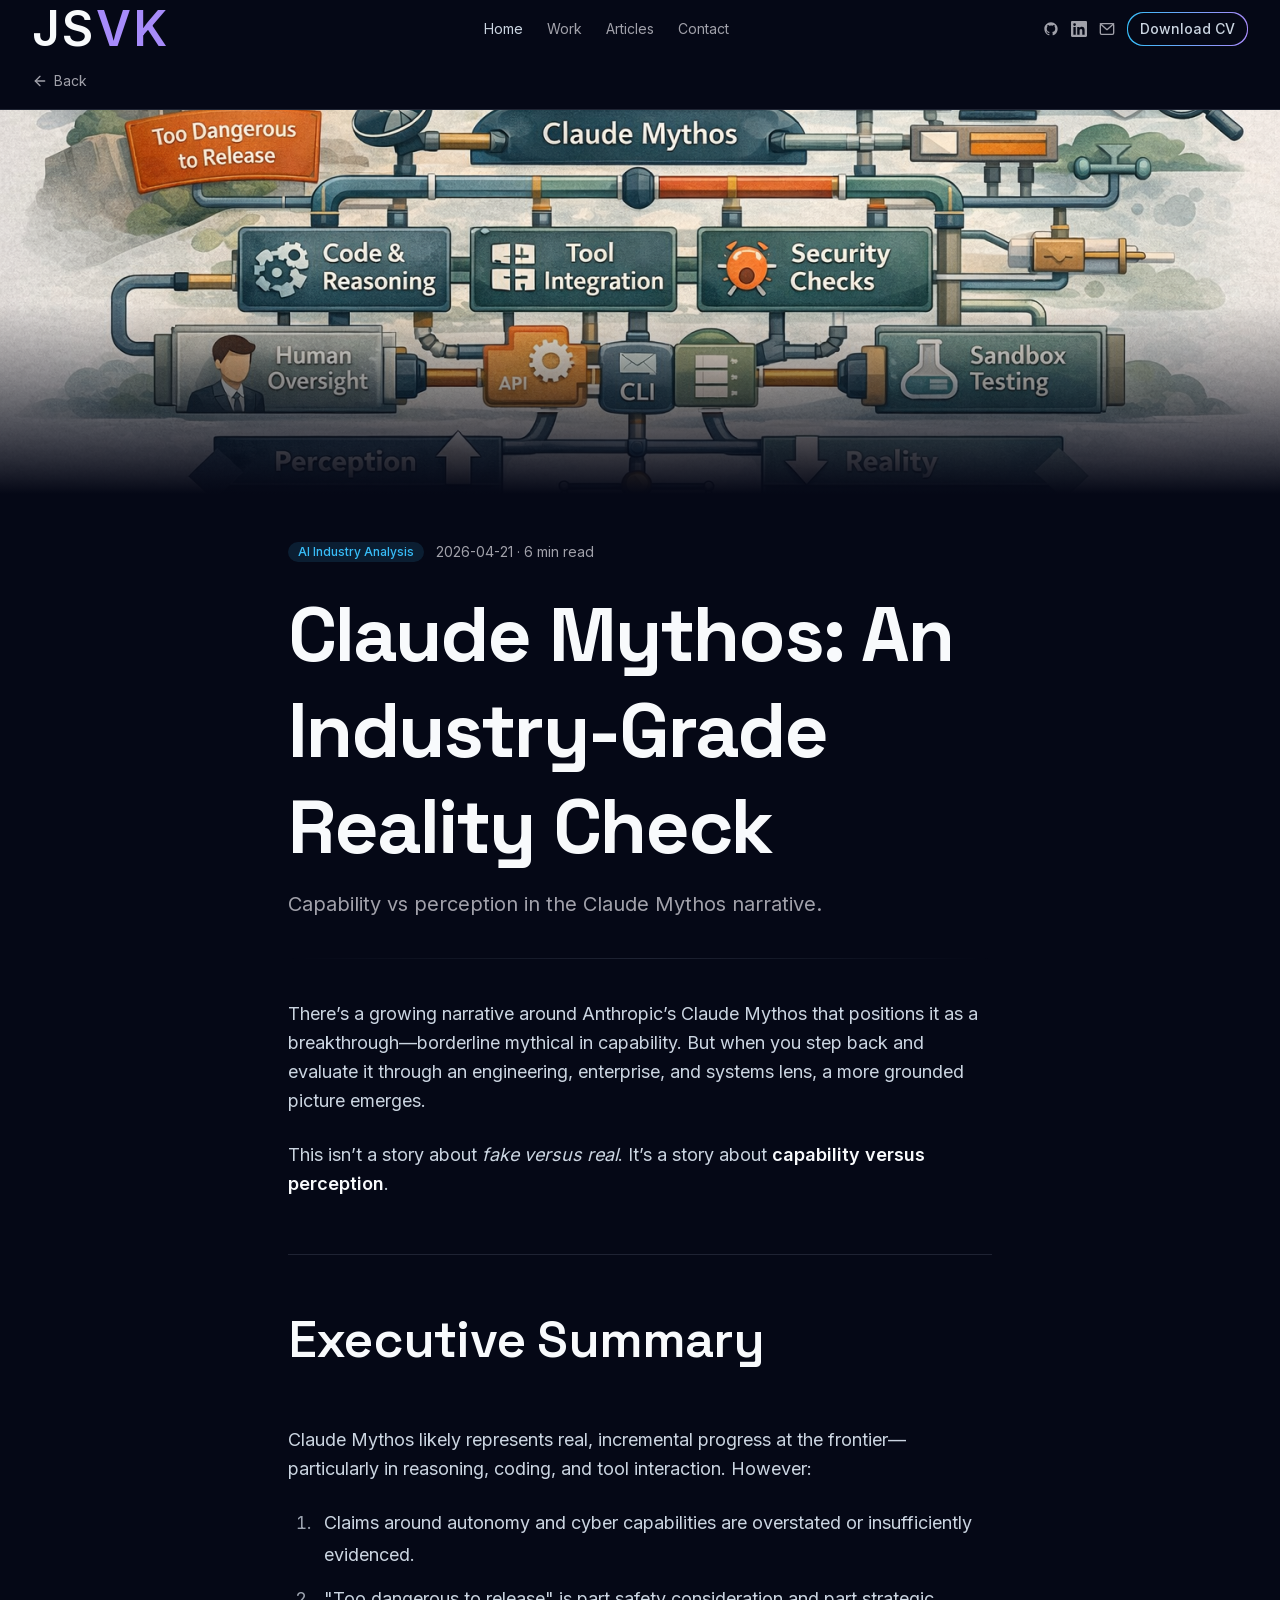
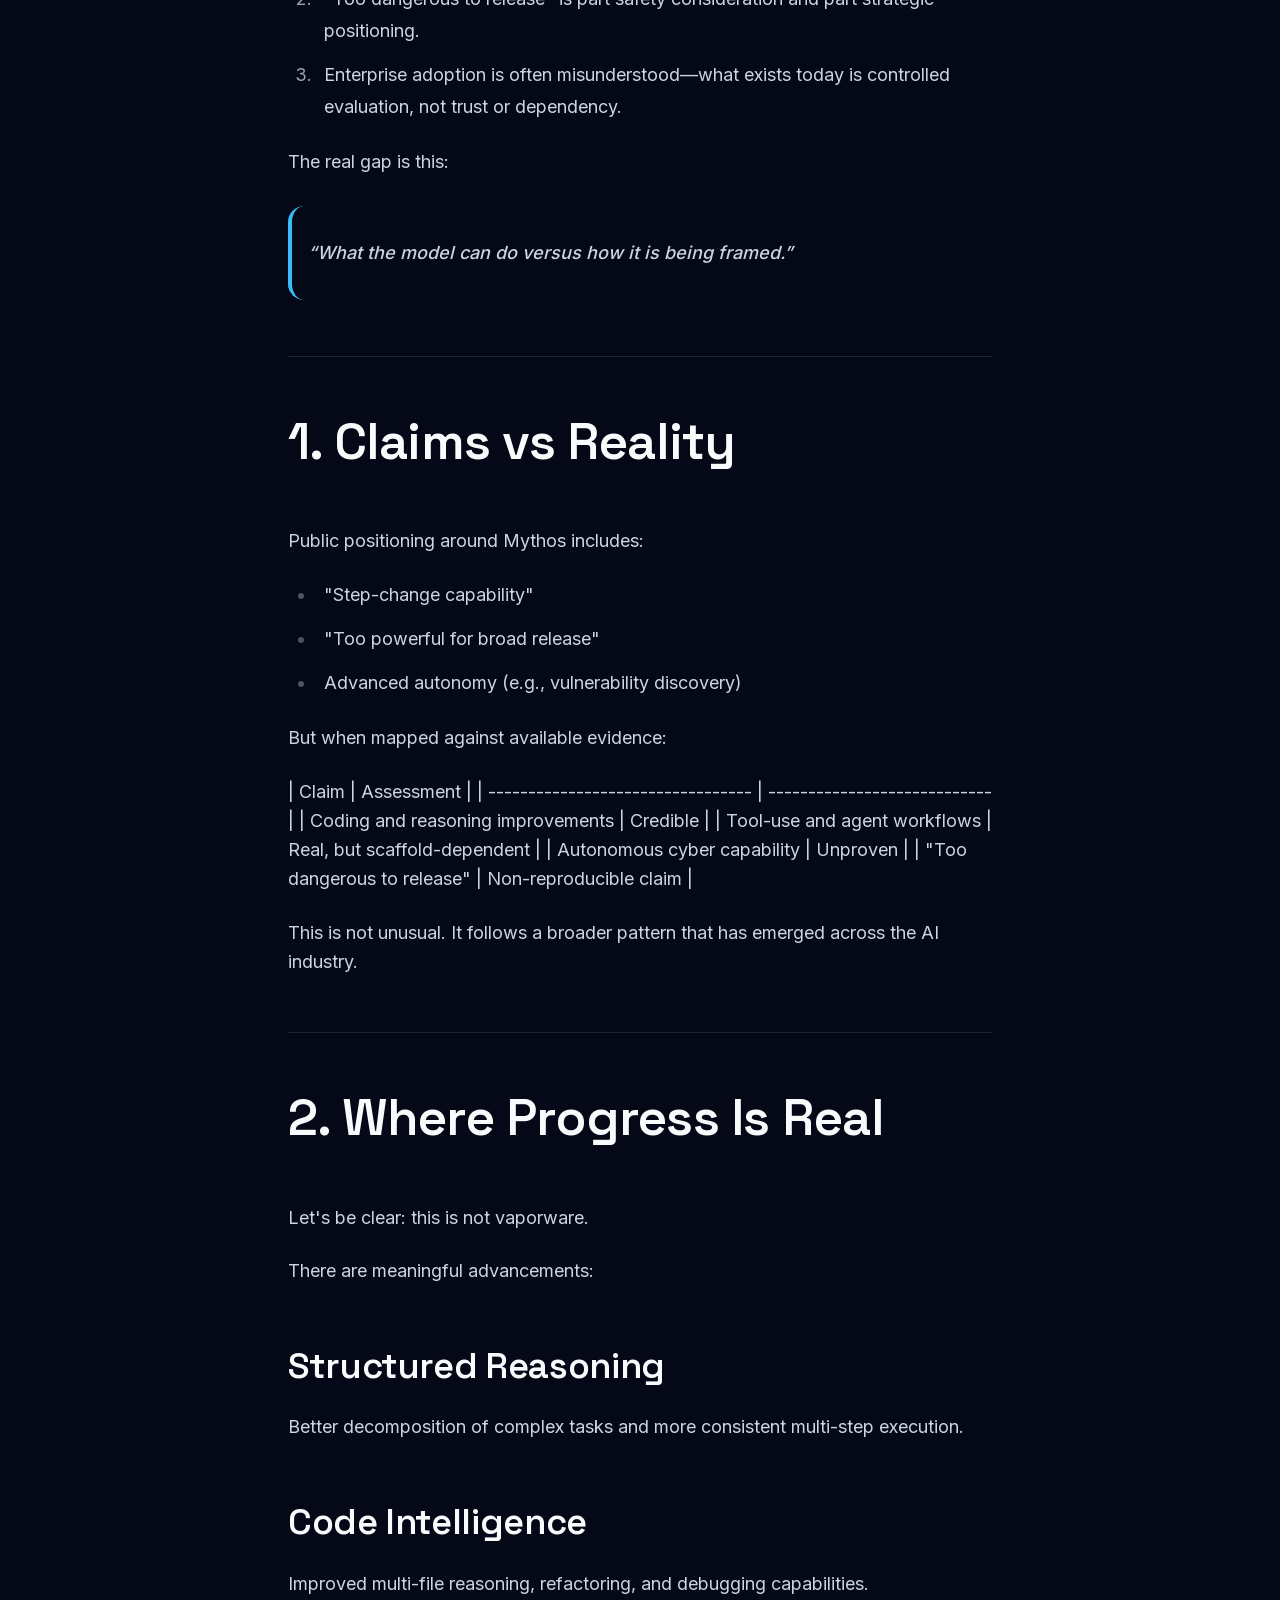
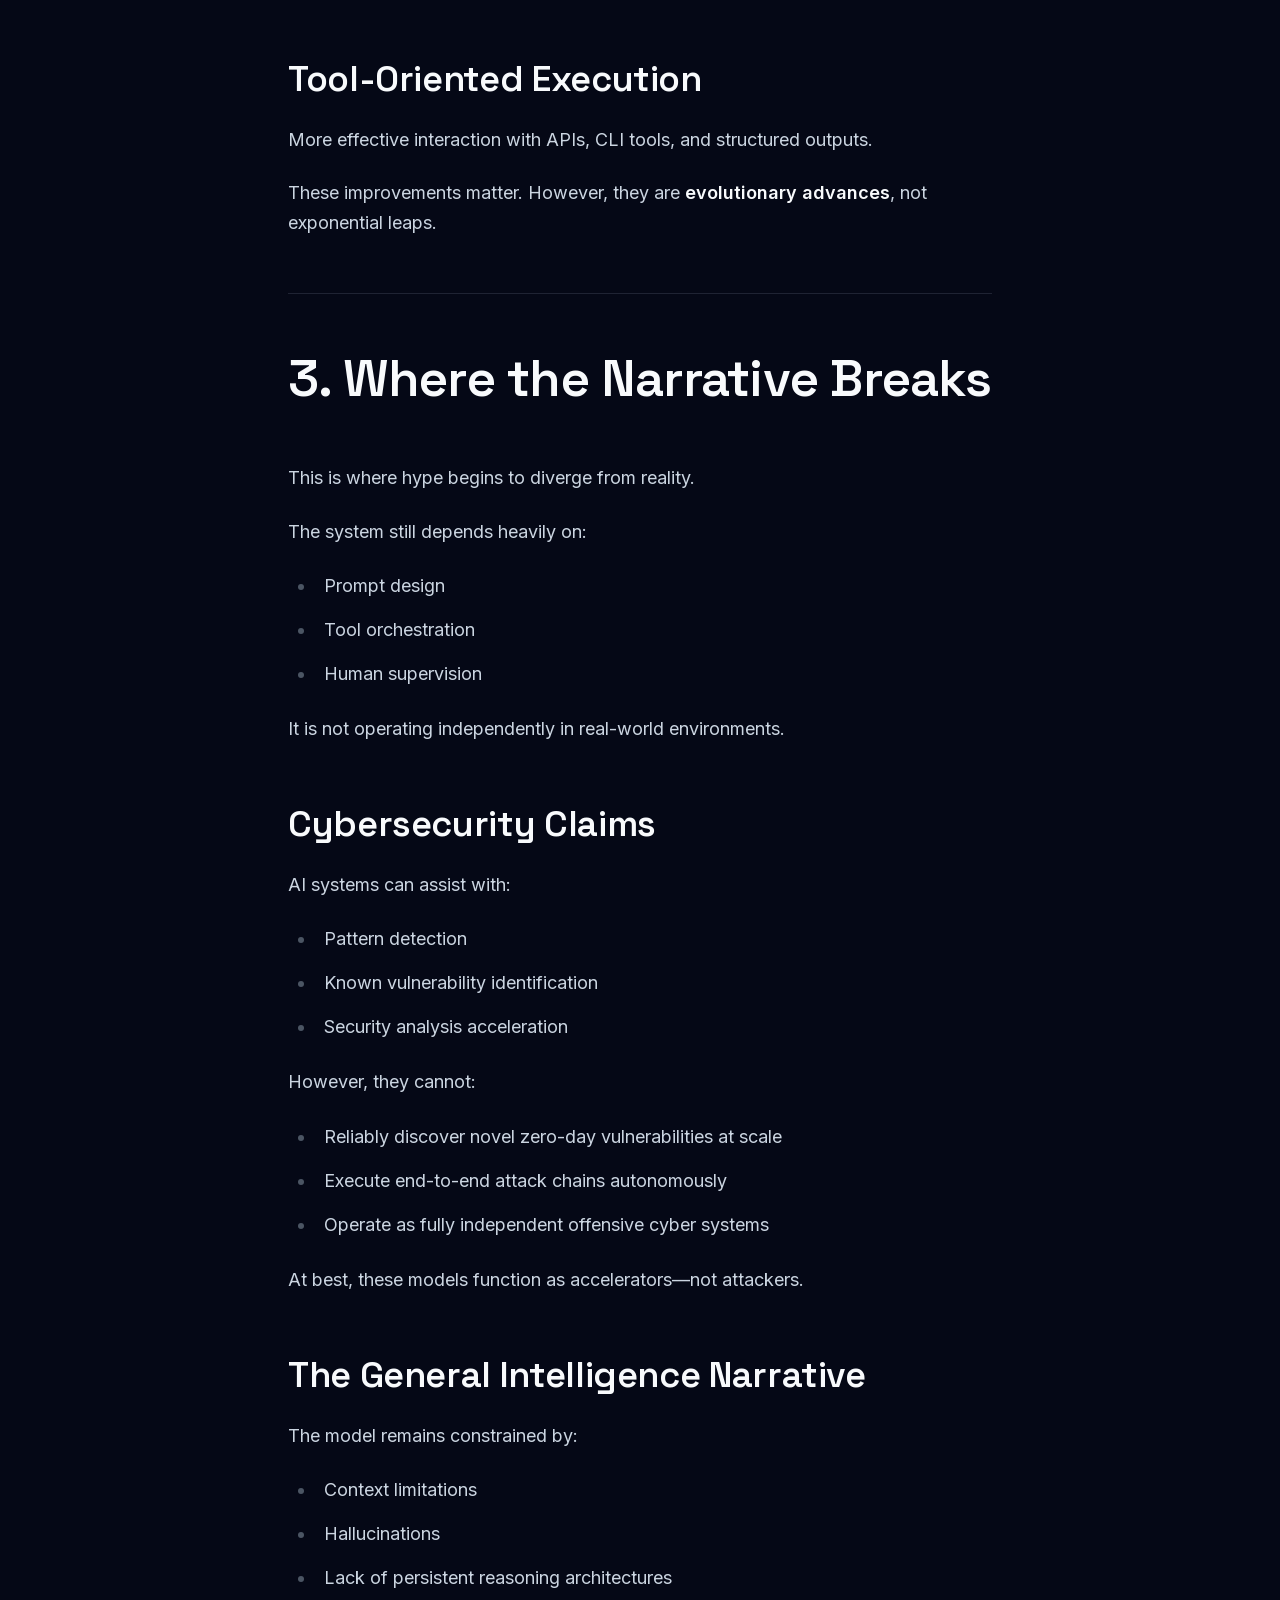
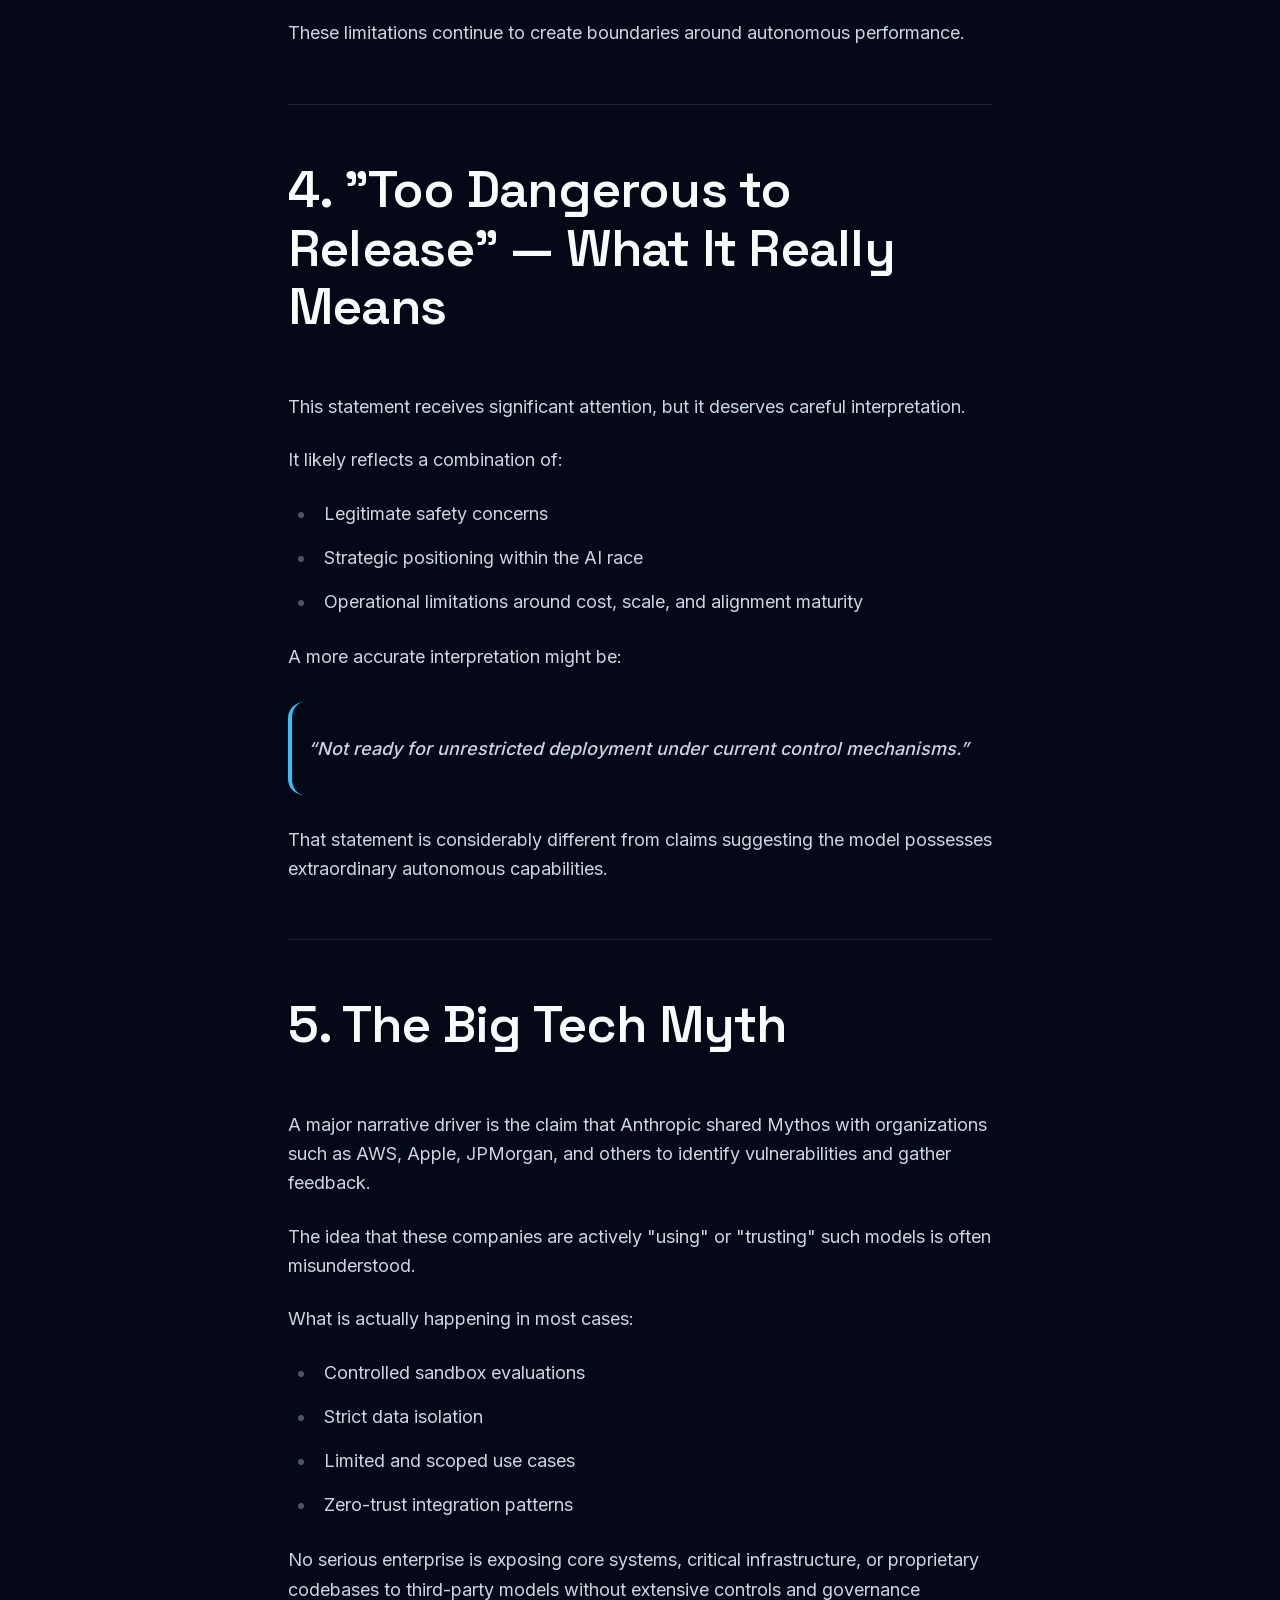
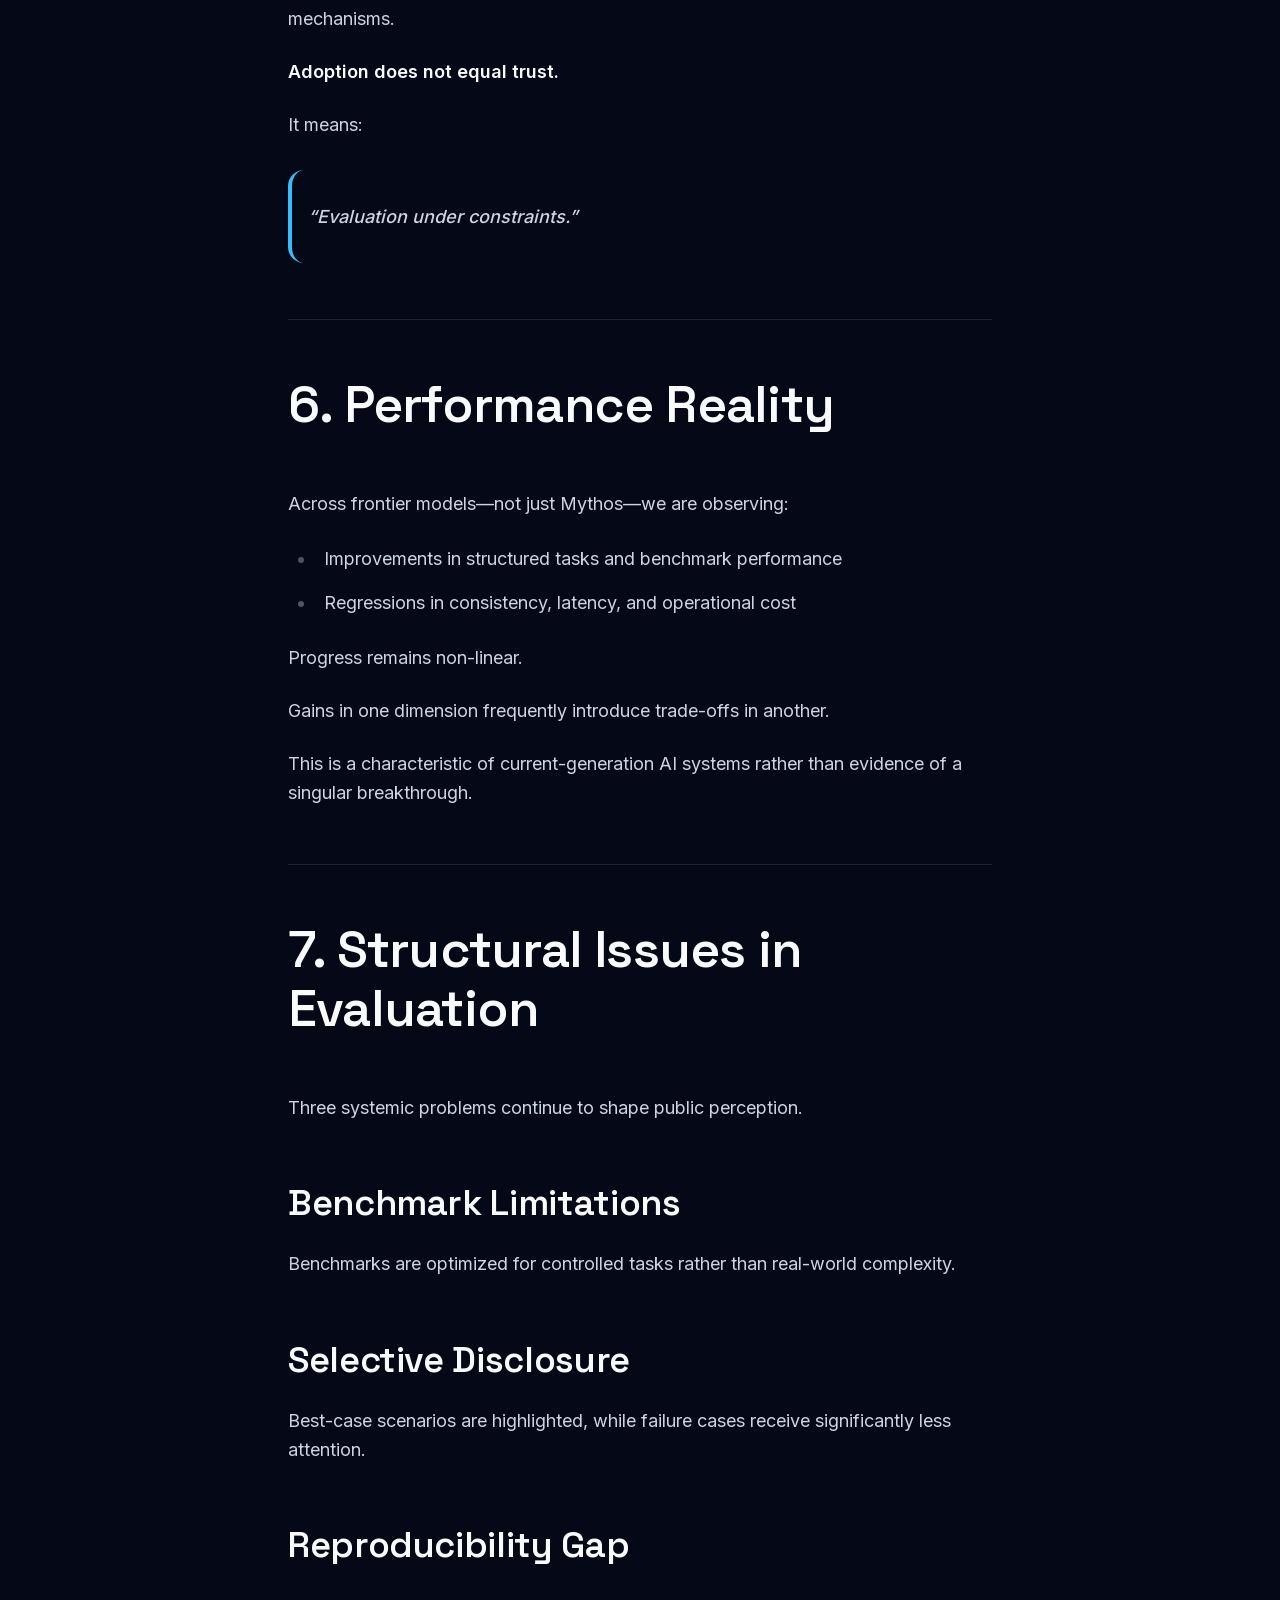
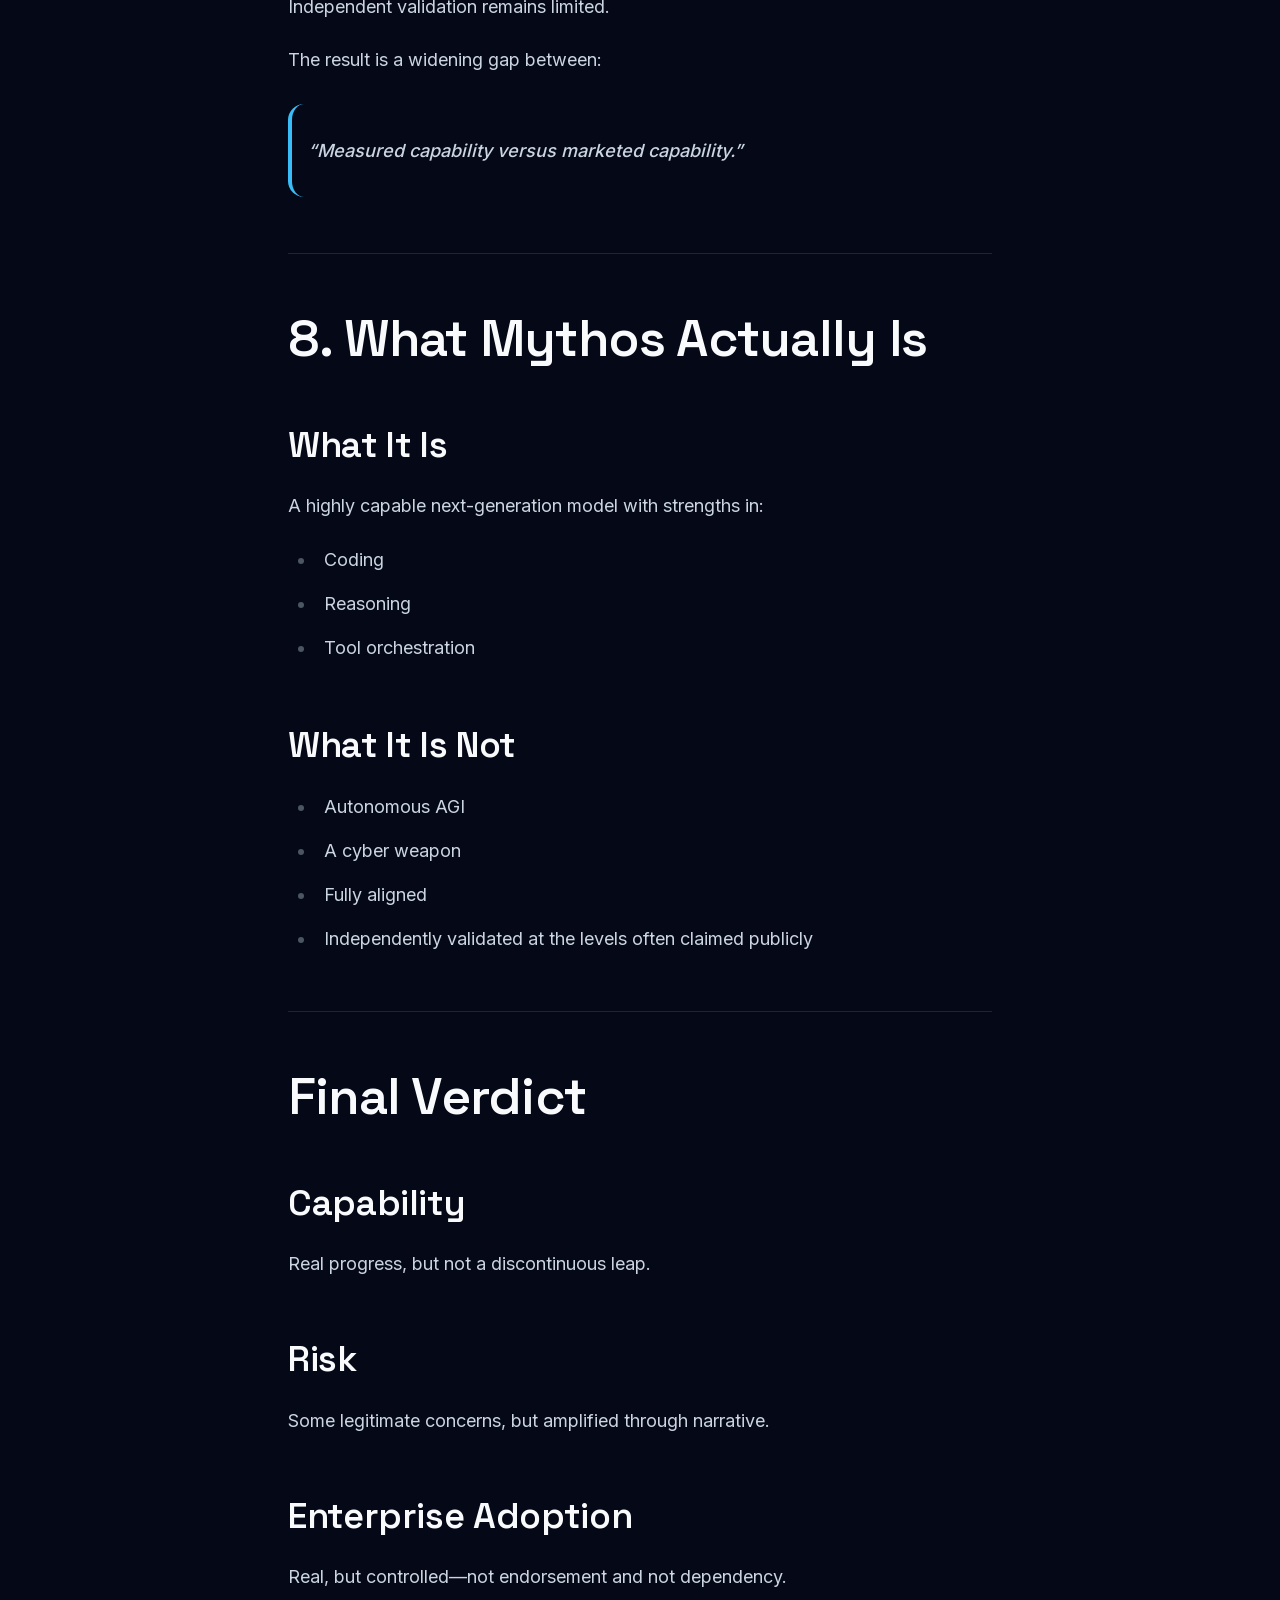
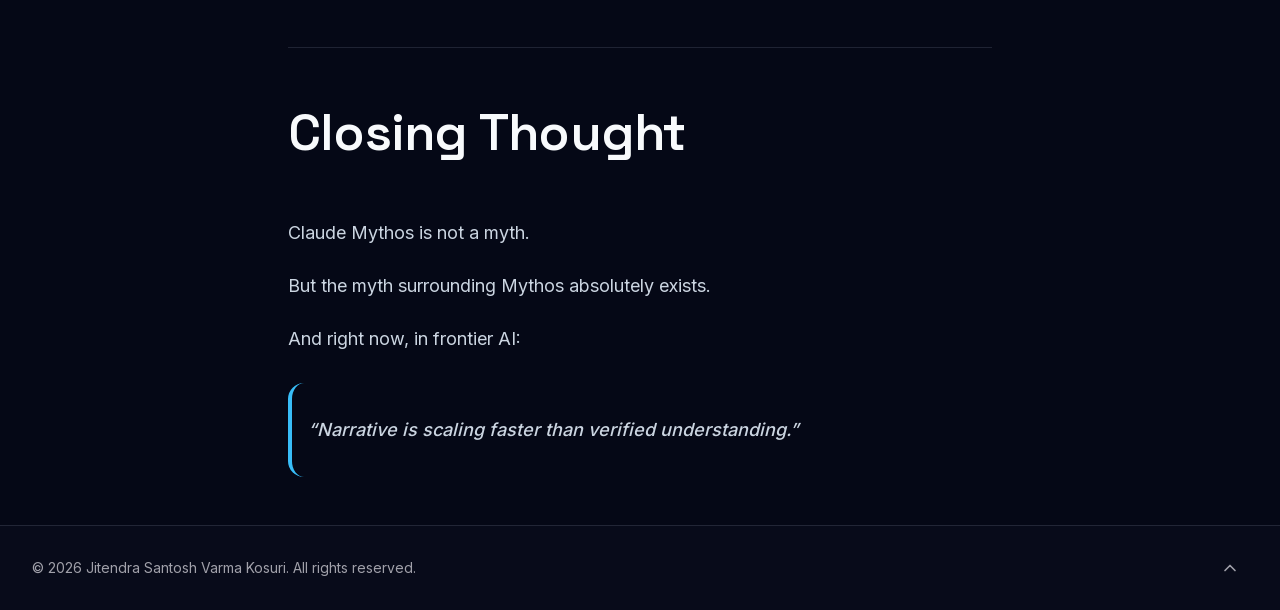
<file: articles/claude-mythos-industry-grade-reality-check.html>
<!DOCTYPE html><!--GkWI0ORPAoXYrjSY4L6Zu--><html lang="en" class="scroll-smooth"><head><meta charSet="utf-8"/><meta name="viewport" content="width=device-width, initial-scale=1"/><link rel="preload" href="/_next/static/media/36966cca54120369-s.p.woff2" as="font" crossorigin="" type="font/woff2"/><link rel="preload" href="/_next/static/media/e4af272ccee01ff0-s.p.woff2" as="font" crossorigin="" type="font/woff2"/><link rel="stylesheet" href="/_next/static/css/61635d3defe4c0eb.css" data-precedence="next"/><link rel="preload" as="script" fetchPriority="low" href="/_next/static/chunks/webpack-45ac28c634575dc6.js"/><script src="/_next/static/chunks/4bd1b696-c023c6e3521b1417.js" async=""></script><script src="/_next/static/chunks/255-eb4aecc3ff015961.js" async=""></script><script src="/_next/static/chunks/main-app-753661a6c926d005.js" async=""></script><script src="/_next/static/chunks/909-a5da60d248a1c133.js" async=""></script><script src="/_next/static/chunks/409-0404a604300a0914.js" async=""></script><script src="/_next/static/chunks/app/layout-2e5af91d2eb5dd2b.js" async=""></script><script src="/_next/static/chunks/app/articles/%5Bslug%5D/layout-2a60829b2fb65e52.js" async=""></script><script src="/_next/static/chunks/app/articles/%5Bslug%5D/not-found-78854773fcd0967d.js" async=""></script><link rel="manifest" href="/manifest.webmanifest"/><meta name="theme-color" content="#050816"/><meta name="apple-mobile-web-app-capable" content="yes"/><meta name="apple-mobile-web-app-status-bar-style" content="black-translucent"/><meta name="apple-mobile-web-app-title" content="JSV Kosuri"/><link rel="apple-touch-icon" href="/icons/icon-192.png"/><meta name="next-size-adjust" content=""/><title>Claude Mythos: An Industry-Grade Reality Check | Jitendra Santosh Varma Kosuri</title><meta name="description" content="A grounded enterprise and engineering analysis of Claude Mythos, separating real frontier-model progress from overstated claims around autonomy, cyber capability, and enterprise adoption."/><link rel="manifest" href="/manifest.webmanifest"/><meta name="keywords" content="AI Industry Analysis,Enterprise GenAI,Multi-Agent Systems,RAG Architecture,Enterprise AI,Solution Architecture,Platform Engineering,AI Transformation"/><link rel="canonical" href="https://portfolio.jsvkforge.com/articles/claude-mythos-industry-grade-reality-check"/><meta name="mobile-web-app-capable" content="yes"/><meta name="apple-mobile-web-app-title" content="JSV Kosuri"/><meta name="apple-mobile-web-app-status-bar-style" content="black-translucent"/><meta property="og:title" content="Claude Mythos: An Industry-Grade Reality Check"/><meta property="og:description" content="A grounded enterprise and engineering analysis of Claude Mythos, separating real frontier-model progress from overstated claims around autonomy, cyber capability, and enterprise adoption."/><meta property="og:url" content="https://portfolio.jsvkforge.com/articles/claude-mythos-industry-grade-reality-check"/><meta property="og:image" content="https://portfolio.jsvkforge.com/images/articles/claude-mythos-industry-grade-check.png"/><meta property="og:image:width" content="1200"/><meta property="og:image:height" content="630"/><meta property="og:image:alt" content="Claude Mythos: An Industry-Grade Reality Check"/><meta property="og:type" content="article"/><meta property="article:published_time" content="2026-04-21"/><meta name="twitter:card" content="summary_large_image"/><meta name="twitter:title" content="Claude Mythos: An Industry-Grade Reality Check"/><meta name="twitter:description" content="A grounded enterprise and engineering analysis of Claude Mythos, separating real frontier-model progress from overstated claims around autonomy, cyber capability, and enterprise adoption."/><meta name="twitter:image" content="https://portfolio.jsvkforge.com/images/articles/claude-mythos-industry-grade-check.png"/><link rel="icon" href="/favicon.png" type="image/png"/><link rel="apple-touch-icon" href="/icons/icon-192.png"/><script src="/_next/static/chunks/polyfills-42372ed130431b0a.js" noModule=""></script></head><body class="__variable_f367f3 __variable_dd5b2f bg-background-page text-text-primary antialiased"><div hidden=""><!--$--><!--/$--></div><a href="#main-content" class="sr-only focus:not-sr-only focus:absolute focus:top-4 focus:left-4 z-[60] rounded-lg bg-accent-blue px-4 py-2 text-sm font-medium text-background-page">Skip to content</a><div class="flex min-h-screen flex-col"><header class="sticky top-0 z-50 border-b transition-colors duration-200 border-transparent bg-transparent"><nav class="mx-auto flex max-w-7xl items-center justify-between px-6 py-3 lg:px-8" aria-label="Main navigation"><a class="text-base text-[2rem] font-semibold tracking-wider transition-colors hover:text-text-secondary lg:text-[3rem]" href="/"><span class="text-text-primary">JS</span><span class="text-accent-purple">VK</span></a><div class="hidden items-center gap-6 md:flex"><a aria-current="page" class="text-sm transition-colors hover:text-text-secondary text-text-secondary" href="/#home">Home</a><a class="text-sm transition-colors hover:text-text-secondary text-text-muted" href="/#experience">Work</a><a class="text-sm transition-colors hover:text-text-secondary text-text-muted" href="/#articles">Articles</a><a class="text-sm transition-colors hover:text-text-secondary text-text-muted" href="/#contact">Contact</a></div><div class="hidden items-center gap-3 md:flex"><a href="https://github.com/JSantoshVarmaKosuri" target="_blank" rel="noopener noreferrer" aria-label="GitHub" class="text-text-muted transition-colors hover:text-text-secondary"><svg class="h-4 w-4" viewBox="0 0 24 24" fill="currentColor" xmlns="http://www.w3.org/2000/svg"><path d="M12 2C6.477 2 2 6.477 2 12c0 4.42 2.865 8.166 6.839 9.489.5.092.682-.217.682-.482 0-.237-.009-.866-.013-1.7-2.782.604-3.369-1.34-3.369-1.34-.454-1.156-1.11-1.463-1.11-1.463-.908-.62.069-.608.069-.608 1.003.07 1.531 1.03 1.531 1.03.892 1.529 2.341 1.087 2.91.831.092-.646.35-1.086.636-1.336-2.22-.253-4.555-1.11-4.555-4.943 0-1.091.39-1.984 1.029-2.683-.103-.253-.446-1.27.098-2.647 0 0 .84-.269 2.75 1.025A9.578 9.578 0 0112 6.836c.85.004 1.705.114 2.504.336 1.909-1.294 2.747-1.025 2.747-1.025.546 1.377.203 2.394.1 2.647.64.699 1.028 1.592 1.028 2.683 0 3.842-2.339 4.687-4.566 4.935.359.309.678.919.678 1.852 0 1.336-.012 2.415-.012 2.743 0 .267.18.578.688.48C19.138 20.163 22 16.418 22 12c0-5.523-4.477-10-10-10z"></path></svg></a><a href="https://www.linkedin.com/in/jitendrasantoshvarmakosuri" target="_blank" rel="noopener noreferrer" aria-label="LinkedIn" class="text-text-muted transition-colors hover:text-text-secondary"><svg class="h-4 w-4" viewBox="0 0 24 24" fill="currentColor" xmlns="http://www.w3.org/2000/svg"><path d="M20.447 20.452h-3.554v-5.569c0-1.328-.027-3.037-1.852-3.037-1.853 0-2.136 1.445-2.136 2.939v5.667H9.351V9h3.414v1.561h.046c.477-.9 1.637-1.85 3.37-1.85 3.601 0 4.267 2.37 4.267 5.455v6.286zM5.337 7.433a2.062 2.062 0 01-2.063-2.065 2.064 2.064 0 112.063 2.065zm1.782 13.019H3.555V9h3.564v11.452zM22.225 0H1.771C.792 0 0 .774 0 1.729v20.542C0 23.227.792 24 1.771 24h20.451C23.2 24 24 23.227 24 22.271V1.729C24 .774 23.2 0 22.222 0h.003z"></path></svg></a><a href="mailto:hello@jsvkforge.com" rel="noopener noreferrer" aria-label="Email" class="text-text-muted transition-colors hover:text-text-secondary"><svg class="h-4 w-4" viewBox="0 0 24 24" fill="none" stroke="currentColor" stroke-width="2" stroke-linecap="round" stroke-linejoin="round" xmlns="http://www.w3.org/2000/svg"><rect x="2" y="4" width="20" height="16" rx="2"></rect><path d="M22 4L12 13L2 4"></path></svg></a><div class="rounded-lg bg-gradient-to-r from-accent-blue to-accent-purple p-[1px]"><a href="https://docs.google.com/document/d/1RDnSFEjE0doSJ6R_P3KXgy2J-gReIeCc/edit?usp=sharing&amp;ouid=115228987262110688343&amp;rtpof=true&amp;sd=true" target="_blank" class="inline-flex items-center justify-center rounded-lg bg-background-page px-3 py-1.5 text-sm font-medium text-text-secondary transition-colors hover:text-text-primary">Download CV</a></div></div><button type="button" class="ml-2 rounded-md p-2 text-text-muted transition-colors hover:text-text-secondary md:hidden" aria-label="Open menu" aria-expanded="false"><svg class="h-5 w-5" viewBox="0 0 24 24" fill="none" stroke="currentColor" stroke-width="2" stroke-linecap="round" stroke-linejoin="round" xmlns="http://www.w3.org/2000/svg"><line x1="3" y1="6" x2="21" y2="6"></line><line x1="3" y1="12" x2="21" y2="12"></line><line x1="3" y1="18" x2="21" y2="18"></line></svg></button></nav><div class="overflow-hidden transition-all duration-200 ease-in-out max-h-0 opacity-0" role="dialog" aria-modal="true" aria-label="Mobile navigation"><div class="rounded-2xl border p-6 border-border-subtle bg-glass-elevated shadow-card backdrop-blur-md hover:border-border-strong mx-4 mt-1"><div class="flex flex-col gap-4 py-4"><a aria-current="page" class="text-sm transition-colors hover:text-text-secondary text-text-secondary" href="/#home">Home</a><a class="text-sm transition-colors hover:text-text-secondary text-text-muted" href="/#experience">Work</a><a class="text-sm transition-colors hover:text-text-secondary text-text-muted" href="/#articles">Articles</a><a class="text-sm transition-colors hover:text-text-secondary text-text-muted" href="/#contact">Contact</a><hr class="border-border-subtle"/><a href="https://docs.google.com/document/d/1RDnSFEjE0doSJ6R_P3KXgy2J-gReIeCc/edit?usp=sharing&amp;ouid=115228987262110688343&amp;rtpof=true&amp;sd=true" target="_blank" class="inline-flex items-center justify-center rounded-lg bg-gradient-to-r from-accent-blue to-accent-purple px-3 py-2 text-sm font-medium text-text-secondary transition-colors hover:opacity-90">Download CV</a><hr class="border-border-subtle"/><div class="flex items-center gap-3"><a href="https://github.com/JSantoshVarmaKosuri" target="_blank" rel="noopener noreferrer" aria-label="GitHub" class="text-text-muted transition-colors hover:text-text-secondary"><svg class="h-4 w-4" viewBox="0 0 24 24" fill="currentColor" xmlns="http://www.w3.org/2000/svg"><path d="M12 2C6.477 2 2 6.477 2 12c0 4.42 2.865 8.166 6.839 9.489.5.092.682-.217.682-.482 0-.237-.009-.866-.013-1.7-2.782.604-3.369-1.34-3.369-1.34-.454-1.156-1.11-1.463-1.11-1.463-.908-.62.069-.608.069-.608 1.003.07 1.531 1.03 1.531 1.03.892 1.529 2.341 1.087 2.91.831.092-.646.35-1.086.636-1.336-2.22-.253-4.555-1.11-4.555-4.943 0-1.091.39-1.984 1.029-2.683-.103-.253-.446-1.27.098-2.647 0 0 .84-.269 2.75 1.025A9.578 9.578 0 0112 6.836c.85.004 1.705.114 2.504.336 1.909-1.294 2.747-1.025 2.747-1.025.546 1.377.203 2.394.1 2.647.64.699 1.028 1.592 1.028 2.683 0 3.842-2.339 4.687-4.566 4.935.359.309.678.919.678 1.852 0 1.336-.012 2.415-.012 2.743 0 .267.18.578.688.48C19.138 20.163 22 16.418 22 12c0-5.523-4.477-10-10-10z"></path></svg></a><a href="https://www.linkedin.com/in/jitendrasantoshvarmakosuri" target="_blank" rel="noopener noreferrer" aria-label="LinkedIn" class="text-text-muted transition-colors hover:text-text-secondary"><svg class="h-4 w-4" viewBox="0 0 24 24" fill="currentColor" xmlns="http://www.w3.org/2000/svg"><path d="M20.447 20.452h-3.554v-5.569c0-1.328-.027-3.037-1.852-3.037-1.853 0-2.136 1.445-2.136 2.939v5.667H9.351V9h3.414v1.561h.046c.477-.9 1.637-1.85 3.37-1.85 3.601 0 4.267 2.37 4.267 5.455v6.286zM5.337 7.433a2.062 2.062 0 01-2.063-2.065 2.064 2.064 0 112.063 2.065zm1.782 13.019H3.555V9h3.564v11.452zM22.225 0H1.771C.792 0 0 .774 0 1.729v20.542C0 23.227.792 24 1.771 24h20.451C23.2 24 24 23.227 24 22.271V1.729C24 .774 23.2 0 22.222 0h.003z"></path></svg></a><a href="mailto:hello@jsvkforge.com" rel="noopener noreferrer" aria-label="Email" class="text-text-muted transition-colors hover:text-text-secondary"><svg class="h-4 w-4" viewBox="0 0 24 24" fill="none" stroke="currentColor" stroke-width="2" stroke-linecap="round" stroke-linejoin="round" xmlns="http://www.w3.org/2000/svg"><rect x="2" y="4" width="20" height="16" rx="2"></rect><path d="M22 4L12 13L2 4"></path></svg></a></div></div></div></div></header><main id="main-content" class="flex-1"><div class="min-h-screen bg-background-page"><div class="border-b border-border-subtle bg-background-section/50"><div class="mx-auto max-w-7xl px-6 py-3 lg:px-8"><button type="button" class="inline-flex items-center gap-1.5 text-sm text-text-muted transition-colors hover:text-text-secondary"><svg xmlns="http://www.w3.org/2000/svg" width="24" height="24" viewBox="0 0 24 24" fill="none" stroke="currentColor" stroke-width="2" stroke-linecap="round" stroke-linejoin="round" class="lucide lucide-arrow-left h-4 w-4" aria-hidden="true"><path d="m12 19-7-7 7-7"></path><path d="M19 12H5"></path></svg>Back</button></div></div><script id="article-schema" type="application/ld+json">{"@context":"https://schema.org","@type":"Article","headline":"Claude Mythos: An Industry-Grade Reality Check","description":"A grounded enterprise and engineering analysis of Claude Mythos, separating real frontier-model progress from overstated claims around autonomy, cyber capability, and enterprise adoption.","datePublished":"2026-04-21","dateModified":"2026-04-21","author":{"@type":"Person","name":"Jitendra Santosh Varma Kosuri"},"publisher":{"@type":"Organization","name":"Jitendra Santosh Varma Kosuri","url":"https://portfolio.jsvkforge.com"},"image":"/images/articles/claude-mythos-industry-grade-check.png","url":"https://portfolio.jsvkforge.com/articles/claude-mythos-industry-grade-reality-check"}</script><script id="breadcrumb-schema" type="application/ld+json">{"@context":"https://schema.org","@type":"BreadcrumbList","itemListElement":[{"@type":"ListItem","position":1,"name":"Home","item":"https://portfolio.jsvkforge.com"},{"@type":"ListItem","position":2,"name":"Articles","item":"https://portfolio.jsvkforge.com/articles"},{"@type":"ListItem","position":3,"name":"Claude Mythos: An Industry-Grade Reality Check","item":"https://portfolio.jsvkforge.com/articles/claude-mythos-industry-grade-reality-check"}]}</script><article class="animate-fade-up"><div class="relative h-48 sm:h-64 md:h-80 lg:h-96"><div class="absolute inset-0 bg-gradient-to-br from-accent-blue/10 via-background-elevated to-accent-purple/10"></div><img src="/images/articles/claude-mythos-industry-grade-check.png" alt="Claude Mythos: An Industry-Grade Reality Check" width="1200" height="514" fetchPriority="low" class="h-full w-full object-cover" loading="lazy" decoding="async"/><div class="absolute inset-0 bg-gradient-to-t from-background-page via-transparent to-transparent"></div></div><div class="mx-auto max-w-3xl px-6 py-12 lg:px-8"><div class="mb-6 flex items-center gap-3"><span class="inline-flex items-center rounded-md px-2.5 py-0.5 text-xs font-medium bg-[rgba(56,189,248,0.12)] text-accent-blue">AI Industry Analysis</span><span class="text-sm text-text-muted">2026-04-21<!-- --> · <!-- -->6 min read</span></div><h1 class="font-display font-bold leading-tight tracking-tight text-text-primary text-h1">Claude Mythos: An Industry-Grade Reality Check</h1><p class="mt-4 text-lg leading-relaxed text-text-muted sm:text-xl">Capability vs perception in the Claude Mythos narrative.</p><div class="my-10 h-px bg-gradient-to-r from-transparent via-border-subtle to-transparent"></div><div class="prose prose-invert prose-lg max-w-none prose-headings:font-display prose-headings:font-semibold prose-headings:text-text-primary prose-h1:text-h2 prose-h2:text-h2 prose-h3:text-h3 prose-h4:text-h3 prose-p:text-text-secondary prose-p:leading-relaxed prose-a:text-accent-blue prose-a:no-underline prose-a:hover:underline prose-strong:text-text-primary prose-strong:font-semibold prose-blockquote:border-accent-blue prose-blockquote:bg-background-elevated/50 prose-blockquote:py-2 prose-blockquote:px-4 prose-blockquote:rounded-lg prose-code:text-accent-cyan prose-code:bg-background-elevated/50 prose-code:px-1.5 prose-code:py-0.5 prose-code:rounded prose-pre:bg-background-elevated prose-pre:border prose-pre:border-border-subtle prose-pre:rounded-lg prose-ul:list-disc prose-ol:list-decimal prose-li:text-text-secondary prose-img:rounded-lg prose-img:shadow-card prose-hr:border-border-subtle"><p>There’s a growing narrative around Anthropic’s Claude Mythos that positions it as a breakthrough—borderline mythical in capability. But when you step back and evaluate it through an engineering, enterprise, and systems lens, a more grounded picture emerges.</p>
<p>This isn’t a story about <em>fake versus real</em>. It’s a story about <strong>capability versus perception</strong>.</p>
<hr>
<h2>Executive Summary</h2>
<p>Claude Mythos likely represents real, incremental progress at the frontier—particularly in reasoning, coding, and tool interaction. However:</p>
<ol>
<li>Claims around autonomy and cyber capabilities are overstated or insufficiently evidenced.</li>
<li>"Too dangerous to release" is part safety consideration and part strategic positioning.</li>
<li>Enterprise adoption is often misunderstood—what exists today is controlled evaluation, not trust or dependency.</li>
</ol>
<p>The real gap is this:</p>
<blockquote>
<p>What the model can do versus how it is being framed.</p>
</blockquote>
<hr>
<h2>1. Claims vs Reality</h2>
<p>Public positioning around Mythos includes:</p>
<ul>
<li>"Step-change capability"</li>
<li>"Too powerful for broad release"</li>
<li>Advanced autonomy (e.g., vulnerability discovery)</li>
</ul>
<p>But when mapped against available evidence:</p>
<p>| Claim                             | Assessment                   |
| --------------------------------- | ---------------------------- |
| Coding and reasoning improvements | Credible                     |
| Tool-use and agent workflows      | Real, but scaffold-dependent |
| Autonomous cyber capability       | Unproven                     |
| "Too dangerous to release"        | Non-reproducible claim       |</p>
<p>This is not unusual. It follows a broader pattern that has emerged across the AI industry.</p>
<hr>
<h2>2. Where Progress Is Real</h2>
<p>Let's be clear: this is not vaporware.</p>
<p>There are meaningful advancements:</p>
<h3>Structured Reasoning</h3>
<p>Better decomposition of complex tasks and more consistent multi-step execution.</p>
<h3>Code Intelligence</h3>
<p>Improved multi-file reasoning, refactoring, and debugging capabilities.</p>
<h3>Tool-Oriented Execution</h3>
<p>More effective interaction with APIs, CLI tools, and structured outputs.</p>
<p>These improvements matter. However, they are <strong>evolutionary advances</strong>, not exponential leaps.</p>
<hr>
<h2>3. Where the Narrative Breaks</h2>
<p>This is where hype begins to diverge from reality.</p>
<p>The system still depends heavily on:</p>
<ul>
<li>Prompt design</li>
<li>Tool orchestration</li>
<li>Human supervision</li>
</ul>
<p>It is not operating independently in real-world environments.</p>
<h3>Cybersecurity Claims</h3>
<p>AI systems can assist with:</p>
<ul>
<li>Pattern detection</li>
<li>Known vulnerability identification</li>
<li>Security analysis acceleration</li>
</ul>
<p>However, they cannot:</p>
<ul>
<li>Reliably discover novel zero-day vulnerabilities at scale</li>
<li>Execute end-to-end attack chains autonomously</li>
<li>Operate as fully independent offensive cyber systems</li>
</ul>
<p>At best, these models function as accelerators—not attackers.</p>
<h3>The General Intelligence Narrative</h3>
<p>The model remains constrained by:</p>
<ul>
<li>Context limitations</li>
<li>Hallucinations</li>
<li>Lack of persistent reasoning architectures</li>
</ul>
<p>These limitations continue to create boundaries around autonomous performance.</p>
<hr>
<h2>4. "Too Dangerous to Release" — What It Really Means</h2>
<p>This statement receives significant attention, but it deserves careful interpretation.</p>
<p>It likely reflects a combination of:</p>
<ul>
<li>Legitimate safety concerns</li>
<li>Strategic positioning within the AI race</li>
<li>Operational limitations around cost, scale, and alignment maturity</li>
</ul>
<p>A more accurate interpretation might be:</p>
<blockquote>
<p>Not ready for unrestricted deployment under current control mechanisms.</p>
</blockquote>
<p>That statement is considerably different from claims suggesting the model possesses extraordinary autonomous capabilities.</p>
<hr>
<h2>5. The Big Tech Myth</h2>
<p>A major narrative driver is the claim that Anthropic shared Mythos with organizations such as AWS, Apple, JPMorgan, and others to identify vulnerabilities and gather feedback.</p>
<p>The idea that these companies are actively "using" or "trusting" such models is often misunderstood.</p>
<p>What is actually happening in most cases:</p>
<ul>
<li>Controlled sandbox evaluations</li>
<li>Strict data isolation</li>
<li>Limited and scoped use cases</li>
<li>Zero-trust integration patterns</li>
</ul>
<p>No serious enterprise is exposing core systems, critical infrastructure, or proprietary codebases to third-party models without extensive controls and governance mechanisms.</p>
<p><strong>Adoption does not equal trust.</strong></p>
<p>It means:</p>
<blockquote>
<p>Evaluation under constraints.</p>
</blockquote>
<hr>
<h2>6. Performance Reality</h2>
<p>Across frontier models—not just Mythos—we are observing:</p>
<ul>
<li>Improvements in structured tasks and benchmark performance</li>
<li>Regressions in consistency, latency, and operational cost</li>
</ul>
<p>Progress remains non-linear.</p>
<p>Gains in one dimension frequently introduce trade-offs in another.</p>
<p>This is a characteristic of current-generation AI systems rather than evidence of a singular breakthrough.</p>
<hr>
<h2>7. Structural Issues in Evaluation</h2>
<p>Three systemic problems continue to shape public perception.</p>
<h3>Benchmark Limitations</h3>
<p>Benchmarks are optimized for controlled tasks rather than real-world complexity.</p>
<h3>Selective Disclosure</h3>
<p>Best-case scenarios are highlighted, while failure cases receive significantly less attention.</p>
<h3>Reproducibility Gap</h3>
<p>Independent validation remains limited.</p>
<p>The result is a widening gap between:</p>
<blockquote>
<p>Measured capability versus marketed capability.</p>
</blockquote>
<hr>
<h2>8. What Mythos Actually Is</h2>
<h3>What It Is</h3>
<p>A highly capable next-generation model with strengths in:</p>
<ul>
<li>Coding</li>
<li>Reasoning</li>
<li>Tool orchestration</li>
</ul>
<h3>What It Is Not</h3>
<ul>
<li>Autonomous AGI</li>
<li>A cyber weapon</li>
<li>Fully aligned</li>
<li>Independently validated at the levels often claimed publicly</li>
</ul>
<hr>
<h2>Final Verdict</h2>
<h3>Capability</h3>
<p>Real progress, but not a discontinuous leap.</p>
<h3>Risk</h3>
<p>Some legitimate concerns, but amplified through narrative.</p>
<h3>Enterprise Adoption</h3>
<p>Real, but controlled—not endorsement and not dependency.</p>
<hr>
<h2>Closing Thought</h2>
<p>Claude Mythos is not a myth.</p>
<p>But the myth surrounding Mythos absolutely exists.</p>
<p>And right now, in frontier AI:</p>
<blockquote>
<p>Narrative is scaling faster than verified understanding.</p>
</blockquote>
</div></div></article><!--$--><!--/$--></div></main><footer class="border-t border-border-subtle bg-background-section"><div class="mx-auto flex max-w-7xl items-center justify-between px-6 py-6 lg:px-8"><p class="text-sm text-text-muted">© <!-- -->2026<!-- --> <!-- -->Jitendra Santosh Varma Kosuri<!-- -->. All rights reserved.</p><a href="#home" aria-label="Back to top" class="rounded-lg p-2 text-text-muted transition-colors hover:bg-[rgba(148,163,184,0.08)] hover:text-text-secondary"><svg class="h-5 w-5" viewBox="0 0 24 24" fill="none" stroke="currentColor" stroke-width="2" stroke-linecap="round" stroke-linejoin="round" xmlns="http://www.w3.org/2000/svg"><polyline points="18 15 12 9 6 15"></polyline></svg></a></div></footer></div><script src="/_next/static/chunks/webpack-45ac28c634575dc6.js" id="_R_" async=""></script><script>(self.__next_f=self.__next_f||[]).push([0])</script><script>self.__next_f.push([1,"1:\"$Sreact.fragment\"\n2:I[2635,[\"909\",\"static/chunks/909-a5da60d248a1c133.js\",\"409\",\"static/chunks/409-0404a604300a0914.js\",\"177\",\"static/chunks/app/layout-2e5af91d2eb5dd2b.js\"],\"Navbar\"]\n3:I[9766,[],\"\"]\n4:I[8924,[],\"\"]\n5:I[7628,[\"909\",\"static/chunks/909-a5da60d248a1c133.js\",\"409\",\"static/chunks/409-0404a604300a0914.js\",\"177\",\"static/chunks/app/layout-2e5af91d2eb5dd2b.js\"],\"SWRegistry\"]\n6:I[7989,[],\"ClientSegmentRoot\"]\n7:I[8134,[\"571\",\"static/chunks/app/articles/%5Bslug%5D/layout-2a60829b2fb65e52.js\"],\"default\"]\n8:I[9108,[\"909\",\"static/chunks/909-a5da60d248a1c133.js\",\"263\",\"static/chunks/app/articles/%5Bslug%5D/not-found-78854773fcd0967d.js\"],\"default\"]\nb:I[4431,[],\"OutletBoundary\"]\nd:I[5278,[],\"AsyncMetadataOutlet\"]\nf:I[4431,[],\"ViewportBoundary\"]\n13:I[7150,[],\"\"]\n:HL[\"/_next/static/media/36966cca54120369-s.p.woff2\",\"font\",{\"crossOrigin\":\"\",\"type\":\"font/woff2\"}]\n:HL[\"/_next/static/media/e4af272ccee01ff0-s.p.woff2\",\"font\",{\"crossOrigin\":\"\",\"type\":\"font/woff2\"}]\n:HL[\"/_next/static/css/61635d3defe4c0eb.css\",\"style\"]\n"])</script><script>self.__next_f.push([1,"0:{\"P\":null,\"b\":\"GkWI0ORPAoXYrjSY4L6Zu\",\"p\":\"\",\"c\":[\"\",\"articles\",\"claude-mythos-industry-grade-reality-check\"],\"i\":false,\"f\":[[[\"\",{\"children\":[\"articles\",{\"children\":[[\"slug\",\"claude-mythos-industry-grade-reality-check\",\"d\"],{\"children\":[\"__PAGE__\",{}]}]}]},\"$undefined\",\"$undefined\",true],[\"\",[\"$\",\"$1\",\"c\",{\"children\":[[[\"$\",\"link\",\"0\",{\"rel\":\"stylesheet\",\"href\":\"/_next/static/css/61635d3defe4c0eb.css\",\"precedence\":\"next\",\"crossOrigin\":\"$undefined\",\"nonce\":\"$undefined\"}]],[\"$\",\"html\",null,{\"lang\":\"en\",\"className\":\"scroll-smooth\",\"children\":[[\"$\",\"head\",null,{\"children\":[[\"$\",\"link\",null,{\"rel\":\"manifest\",\"href\":\"/manifest.webmanifest\"}],[\"$\",\"meta\",null,{\"name\":\"theme-color\",\"content\":\"#050816\"}],[\"$\",\"meta\",null,{\"name\":\"apple-mobile-web-app-capable\",\"content\":\"yes\"}],[\"$\",\"meta\",null,{\"name\":\"apple-mobile-web-app-status-bar-style\",\"content\":\"black-translucent\"}],[\"$\",\"meta\",null,{\"name\":\"apple-mobile-web-app-title\",\"content\":\"JSV Kosuri\"}],[\"$\",\"link\",null,{\"rel\":\"apple-touch-icon\",\"href\":\"/icons/icon-192.png\"}]]}],[\"$\",\"body\",null,{\"className\":\"__variable_f367f3 __variable_dd5b2f bg-background-page text-text-primary antialiased\",\"children\":[[\"$\",\"a\",null,{\"href\":\"#main-content\",\"className\":\"sr-only focus:not-sr-only focus:absolute focus:top-4 focus:left-4 z-[60] rounded-lg bg-accent-blue px-4 py-2 text-sm font-medium text-background-page\",\"children\":\"Skip to content\"}],[\"$\",\"div\",null,{\"className\":\"flex min-h-screen flex-col\",\"children\":[[\"$\",\"$L2\",null,{}],[\"$\",\"main\",null,{\"id\":\"main-content\",\"className\":\"flex-1\",\"children\":[\"$\",\"$L3\",null,{\"parallelRouterKey\":\"children\",\"error\":\"$undefined\",\"errorStyles\":\"$undefined\",\"errorScripts\":\"$undefined\",\"template\":[\"$\",\"$L4\",null,{}],\"templateStyles\":\"$undefined\",\"templateScripts\":\"$undefined\",\"notFound\":[[[\"$\",\"title\",null,{\"children\":\"404: This page could not be found.\"}],[\"$\",\"div\",null,{\"style\":{\"fontFamily\":\"system-ui,\\\"Segoe UI\\\",Roboto,Helvetica,Arial,sans-serif,\\\"Apple Color Emoji\\\",\\\"Segoe UI Emoji\\\"\",\"height\":\"100vh\",\"textAlign\":\"center\",\"display\":\"flex\",\"flexDirection\":\"column\",\"alignItems\":\"center\",\"justifyContent\":\"center\"},\"children\":[\"$\",\"div\",null,{\"children\":[[\"$\",\"style\",null,{\"dangerouslySetInnerHTML\":{\"__html\":\"body{color:#000;background:#fff;margin:0}.next-error-h1{border-right:1px solid rgba(0,0,0,.3)}@media (prefers-color-scheme:dark){body{color:#fff;background:#000}.next-error-h1{border-right:1px solid rgba(255,255,255,.3)}}\"}}],[\"$\",\"h1\",null,{\"className\":\"next-error-h1\",\"style\":{\"display\":\"inline-block\",\"margin\":\"0 20px 0 0\",\"padding\":\"0 23px 0 0\",\"fontSize\":24,\"fontWeight\":500,\"verticalAlign\":\"top\",\"lineHeight\":\"49px\"},\"children\":404}],[\"$\",\"div\",null,{\"style\":{\"display\":\"inline-block\"},\"children\":[\"$\",\"h2\",null,{\"style\":{\"fontSize\":14,\"fontWeight\":400,\"lineHeight\":\"49px\",\"margin\":0},\"children\":\"This page could not be found.\"}]}]]}]}]],[]],\"forbidden\":\"$undefined\",\"unauthorized\":\"$undefined\"}]}],[\"$\",\"footer\",null,{\"className\":\"border-t border-border-subtle bg-background-section\",\"children\":[\"$\",\"div\",null,{\"className\":\"mx-auto flex max-w-7xl items-center justify-between px-6 py-6 lg:px-8\",\"children\":[[\"$\",\"p\",null,{\"className\":\"text-sm text-text-muted\",\"children\":[\"© \",2026,\" \",\"Jitendra Santosh Varma Kosuri\",\". All rights reserved.\"]}],[\"$\",\"a\",null,{\"href\":\"#home\",\"aria-label\":\"Back to top\",\"className\":\"rounded-lg p-2 text-text-muted transition-colors hover:bg-[rgba(148,163,184,0.08)] hover:text-text-secondary\",\"children\":[\"$\",\"svg\",null,{\"className\":\"h-5 w-5\",\"viewBox\":\"0 0 24 24\",\"fill\":\"none\",\"stroke\":\"currentColor\",\"strokeWidth\":\"2\",\"strokeLinecap\":\"round\",\"strokeLinejoin\":\"round\",\"xmlns\":\"http://www.w3.org/2000/svg\",\"children\":[\"$\",\"polyline\",null,{\"points\":\"18 15 12 9 6 15\"}]}]}]]}]}]]}],[\"$\",\"$L5\",null,{}]]}]]}]]}],{\"children\":[\"articles\",[\"$\",\"$1\",\"c\",{\"children\":[null,[\"$\",\"$L3\",null,{\"parallelRouterKey\":\"children\",\"error\":\"$undefined\",\"errorStyles\":\"$undefined\",\"errorScripts\":\"$undefined\",\"template\":[\"$\",\"$L4\",null,{}],\"templateStyles\":\"$undefined\",\"templateScripts\":\"$undefined\",\"notFound\":\"$undefined\",\"forbidden\":\"$undefined\",\"unauthorized\":\"$undefined\"}]]}],{\"children\":[[\"slug\",\"claude-mythos-industry-grade-reality-check\",\"d\"],[\"$\",\"$1\",\"c\",{\"children\":[null,[\"$\",\"$L6\",null,{\"Component\":\"$7\",\"slots\":{\"children\":[\"$\",\"$L3\",null,{\"parallelRouterKey\":\"children\",\"error\":\"$undefined\",\"errorStyles\":\"$undefined\",\"errorScripts\":\"$undefined\",\"template\":[\"$\",\"$L4\",null,{}],\"templateStyles\":\"$undefined\",\"templateScripts\":\"$undefined\",\"notFound\":[[\"$\",\"$L8\",null,{}],[]],\"forbidden\":\"$undefined\",\"unauthorized\":\"$undefined\"}]},\"params\":{\"slug\":\"claude-mythos-industry-grade-reality-check\"},\"promise\":\"$@9\"}]]}],{\"children\":[\"__PAGE__\",[\"$\",\"$1\",\"c\",{\"children\":[\"$La\",null,[\"$\",\"$Lb\",null,{\"children\":[\"$Lc\",[\"$\",\"$Ld\",null,{\"promise\":\"$@e\"}]]}]]}],{},null,false]},null,false]},null,false]},null,false],[\"$\",\"$1\",\"h\",{\"children\":[null,[[\"$\",\"$Lf\",null,{\"children\":\"$L10\"}],\"$L11\"],\"$L12\"]}],false]],\"m\":\"$undefined\",\"G\":[\"$13\",[]],\"s\":false,\"S\":true}\n"])</script><script>self.__next_f.push([1,"14:I[4431,[],\"MetadataBoundary\"]\n15:\"$Sreact.suspense\"\n11:[\"$\",\"meta\",null,{\"name\":\"next-size-adjust\",\"content\":\"\"}]\n12:[\"$\",\"$L14\",null,{\"children\":[\"$\",\"div\",null,{\"hidden\":true,\"children\":[\"$\",\"$15\",null,{\"fallback\":null,\"children\":\"$L16\"}]}]}]\n9:\"$0:f:0:1:2:children:2:children:1:props:children:1:props:params\"\n"])</script><script>self.__next_f.push([1,"a:[[\"$\",\"script\",null,{\"id\":\"article-schema\",\"type\":\"application/ld+json\",\"dangerouslySetInnerHTML\":{\"__html\":\"{\\\"@context\\\":\\\"https://schema.org\\\",\\\"@type\\\":\\\"Article\\\",\\\"headline\\\":\\\"Claude Mythos: An Industry-Grade Reality Check\\\",\\\"description\\\":\\\"A grounded enterprise and engineering analysis of Claude Mythos, separating real frontier-model progress from overstated claims around autonomy, cyber capability, and enterprise adoption.\\\",\\\"datePublished\\\":\\\"2026-04-21\\\",\\\"dateModified\\\":\\\"2026-04-21\\\",\\\"author\\\":{\\\"@type\\\":\\\"Person\\\",\\\"name\\\":\\\"Jitendra Santosh Varma Kosuri\\\"},\\\"publisher\\\":{\\\"@type\\\":\\\"Organization\\\",\\\"name\\\":\\\"Jitendra Santosh Varma Kosuri\\\",\\\"url\\\":\\\"https://portfolio.jsvkforge.com\\\"},\\\"image\\\":\\\"/images/articles/claude-mythos-industry-grade-check.png\\\",\\\"url\\\":\\\"https://portfolio.jsvkforge.com/articles/claude-mythos-industry-grade-reality-check\\\"}\"}}],[\"$\",\"script\",null,{\"id\":\"breadcrumb-schema\",\"type\":\"application/ld+json\",\"dangerouslySetInnerHTML\":{\"__html\":\"{\\\"@context\\\":\\\"https://schema.org\\\",\\\"@type\\\":\\\"BreadcrumbList\\\",\\\"itemListElement\\\":[{\\\"@type\\\":\\\"ListItem\\\",\\\"position\\\":1,\\\"name\\\":\\\"Home\\\",\\\"item\\\":\\\"https://portfolio.jsvkforge.com\\\"},{\\\"@type\\\":\\\"ListItem\\\",\\\"position\\\":2,\\\"name\\\":\\\"Articles\\\",\\\"item\\\":\\\"https://portfolio.jsvkforge.com/articles\\\"},{\\\"@type\\\":\\\"ListItem\\\",\\\"position\\\":3,\\\"name\\\":\\\"Claude Mythos: An Industry-Grade Reality Check\\\",\\\"item\\\":\\\"https://portfolio.jsvkforge.com/articles/claude-mythos-industry-grade-reality-check\\\"}]}\"}}],\"$L17\"]\n"])</script><script>self.__next_f.push([1,"18:T1b24,"])</script><script>self.__next_f.push([1,"\u003cp\u003eThere’s a growing narrative around Anthropic’s Claude Mythos that positions it as a breakthrough—borderline mythical in capability. But when you step back and evaluate it through an engineering, enterprise, and systems lens, a more grounded picture emerges.\u003c/p\u003e\n\u003cp\u003eThis isn’t a story about \u003cem\u003efake versus real\u003c/em\u003e. It’s a story about \u003cstrong\u003ecapability versus perception\u003c/strong\u003e.\u003c/p\u003e\n\u003chr\u003e\n\u003ch2\u003eExecutive Summary\u003c/h2\u003e\n\u003cp\u003eClaude Mythos likely represents real, incremental progress at the frontier—particularly in reasoning, coding, and tool interaction. However:\u003c/p\u003e\n\u003col\u003e\n\u003cli\u003eClaims around autonomy and cyber capabilities are overstated or insufficiently evidenced.\u003c/li\u003e\n\u003cli\u003e\"Too dangerous to release\" is part safety consideration and part strategic positioning.\u003c/li\u003e\n\u003cli\u003eEnterprise adoption is often misunderstood—what exists today is controlled evaluation, not trust or dependency.\u003c/li\u003e\n\u003c/ol\u003e\n\u003cp\u003eThe real gap is this:\u003c/p\u003e\n\u003cblockquote\u003e\n\u003cp\u003eWhat the model can do versus how it is being framed.\u003c/p\u003e\n\u003c/blockquote\u003e\n\u003chr\u003e\n\u003ch2\u003e1. Claims vs Reality\u003c/h2\u003e\n\u003cp\u003ePublic positioning around Mythos includes:\u003c/p\u003e\n\u003cul\u003e\n\u003cli\u003e\"Step-change capability\"\u003c/li\u003e\n\u003cli\u003e\"Too powerful for broad release\"\u003c/li\u003e\n\u003cli\u003eAdvanced autonomy (e.g., vulnerability discovery)\u003c/li\u003e\n\u003c/ul\u003e\n\u003cp\u003eBut when mapped against available evidence:\u003c/p\u003e\n\u003cp\u003e| Claim                             | Assessment                   |\n| --------------------------------- | ---------------------------- |\n| Coding and reasoning improvements | Credible                     |\n| Tool-use and agent workflows      | Real, but scaffold-dependent |\n| Autonomous cyber capability       | Unproven                     |\n| \"Too dangerous to release\"        | Non-reproducible claim       |\u003c/p\u003e\n\u003cp\u003eThis is not unusual. It follows a broader pattern that has emerged across the AI industry.\u003c/p\u003e\n\u003chr\u003e\n\u003ch2\u003e2. Where Progress Is Real\u003c/h2\u003e\n\u003cp\u003eLet's be clear: this is not vaporware.\u003c/p\u003e\n\u003cp\u003eThere are meaningful advancements:\u003c/p\u003e\n\u003ch3\u003eStructured Reasoning\u003c/h3\u003e\n\u003cp\u003eBetter decomposition of complex tasks and more consistent multi-step execution.\u003c/p\u003e\n\u003ch3\u003eCode Intelligence\u003c/h3\u003e\n\u003cp\u003eImproved multi-file reasoning, refactoring, and debugging capabilities.\u003c/p\u003e\n\u003ch3\u003eTool-Oriented Execution\u003c/h3\u003e\n\u003cp\u003eMore effective interaction with APIs, CLI tools, and structured outputs.\u003c/p\u003e\n\u003cp\u003eThese improvements matter. However, they are \u003cstrong\u003eevolutionary advances\u003c/strong\u003e, not exponential leaps.\u003c/p\u003e\n\u003chr\u003e\n\u003ch2\u003e3. Where the Narrative Breaks\u003c/h2\u003e\n\u003cp\u003eThis is where hype begins to diverge from reality.\u003c/p\u003e\n\u003cp\u003eThe system still depends heavily on:\u003c/p\u003e\n\u003cul\u003e\n\u003cli\u003ePrompt design\u003c/li\u003e\n\u003cli\u003eTool orchestration\u003c/li\u003e\n\u003cli\u003eHuman supervision\u003c/li\u003e\n\u003c/ul\u003e\n\u003cp\u003eIt is not operating independently in real-world environments.\u003c/p\u003e\n\u003ch3\u003eCybersecurity Claims\u003c/h3\u003e\n\u003cp\u003eAI systems can assist with:\u003c/p\u003e\n\u003cul\u003e\n\u003cli\u003ePattern detection\u003c/li\u003e\n\u003cli\u003eKnown vulnerability identification\u003c/li\u003e\n\u003cli\u003eSecurity analysis acceleration\u003c/li\u003e\n\u003c/ul\u003e\n\u003cp\u003eHowever, they cannot:\u003c/p\u003e\n\u003cul\u003e\n\u003cli\u003eReliably discover novel zero-day vulnerabilities at scale\u003c/li\u003e\n\u003cli\u003eExecute end-to-end attack chains autonomously\u003c/li\u003e\n\u003cli\u003eOperate as fully independent offensive cyber systems\u003c/li\u003e\n\u003c/ul\u003e\n\u003cp\u003eAt best, these models function as accelerators—not attackers.\u003c/p\u003e\n\u003ch3\u003eThe General Intelligence Narrative\u003c/h3\u003e\n\u003cp\u003eThe model remains constrained by:\u003c/p\u003e\n\u003cul\u003e\n\u003cli\u003eContext limitations\u003c/li\u003e\n\u003cli\u003eHallucinations\u003c/li\u003e\n\u003cli\u003eLack of persistent reasoning architectures\u003c/li\u003e\n\u003c/ul\u003e\n\u003cp\u003eThese limitations continue to create boundaries around autonomous performance.\u003c/p\u003e\n\u003chr\u003e\n\u003ch2\u003e4. \"Too Dangerous to Release\" — What It Really Means\u003c/h2\u003e\n\u003cp\u003eThis statement receives significant attention, but it deserves careful interpretation.\u003c/p\u003e\n\u003cp\u003eIt likely reflects a combination of:\u003c/p\u003e\n\u003cul\u003e\n\u003cli\u003eLegitimate safety concerns\u003c/li\u003e\n\u003cli\u003eStrategic positioning within the AI race\u003c/li\u003e\n\u003cli\u003eOperational limitations around cost, scale, and alignment maturity\u003c/li\u003e\n\u003c/ul\u003e\n\u003cp\u003eA more accurate interpretation might be:\u003c/p\u003e\n\u003cblockquote\u003e\n\u003cp\u003eNot ready for unrestricted deployment under current control mechanisms.\u003c/p\u003e\n\u003c/blockquote\u003e\n\u003cp\u003eThat statement is considerably different from claims suggesting the model possesses extraordinary autonomous capabilities.\u003c/p\u003e\n\u003chr\u003e\n\u003ch2\u003e5. The Big Tech Myth\u003c/h2\u003e\n\u003cp\u003eA major narrative driver is the claim that Anthropic shared Mythos with organizations such as AWS, Apple, JPMorgan, and others to identify vulnerabilities and gather feedback.\u003c/p\u003e\n\u003cp\u003eThe idea that these companies are actively \"using\" or \"trusting\" such models is often misunderstood.\u003c/p\u003e\n\u003cp\u003eWhat is actually happening in most cases:\u003c/p\u003e\n\u003cul\u003e\n\u003cli\u003eControlled sandbox evaluations\u003c/li\u003e\n\u003cli\u003eStrict data isolation\u003c/li\u003e\n\u003cli\u003eLimited and scoped use cases\u003c/li\u003e\n\u003cli\u003eZero-trust integration patterns\u003c/li\u003e\n\u003c/ul\u003e\n\u003cp\u003eNo serious enterprise is exposing core systems, critical infrastructure, or proprietary codebases to third-party models without extensive controls and governance mechanisms.\u003c/p\u003e\n\u003cp\u003e\u003cstrong\u003eAdoption does not equal trust.\u003c/strong\u003e\u003c/p\u003e\n\u003cp\u003eIt means:\u003c/p\u003e\n\u003cblockquote\u003e\n\u003cp\u003eEvaluation under constraints.\u003c/p\u003e\n\u003c/blockquote\u003e\n\u003chr\u003e\n\u003ch2\u003e6. Performance Reality\u003c/h2\u003e\n\u003cp\u003eAcross frontier models—not just Mythos—we are observing:\u003c/p\u003e\n\u003cul\u003e\n\u003cli\u003eImprovements in structured tasks and benchmark performance\u003c/li\u003e\n\u003cli\u003eRegressions in consistency, latency, and operational cost\u003c/li\u003e\n\u003c/ul\u003e\n\u003cp\u003eProgress remains non-linear.\u003c/p\u003e\n\u003cp\u003eGains in one dimension frequently introduce trade-offs in another.\u003c/p\u003e\n\u003cp\u003eThis is a characteristic of current-generation AI systems rather than evidence of a singular breakthrough.\u003c/p\u003e\n\u003chr\u003e\n\u003ch2\u003e7. Structural Issues in Evaluation\u003c/h2\u003e\n\u003cp\u003eThree systemic problems continue to shape public perception.\u003c/p\u003e\n\u003ch3\u003eBenchmark Limitations\u003c/h3\u003e\n\u003cp\u003eBenchmarks are optimized for controlled tasks rather than real-world complexity.\u003c/p\u003e\n\u003ch3\u003eSelective Disclosure\u003c/h3\u003e\n\u003cp\u003eBest-case scenarios are highlighted, while failure cases receive significantly less attention.\u003c/p\u003e\n\u003ch3\u003eReproducibility Gap\u003c/h3\u003e\n\u003cp\u003eIndependent validation remains limited.\u003c/p\u003e\n\u003cp\u003eThe result is a widening gap between:\u003c/p\u003e\n\u003cblockquote\u003e\n\u003cp\u003eMeasured capability versus marketed capability.\u003c/p\u003e\n\u003c/blockquote\u003e\n\u003chr\u003e\n\u003ch2\u003e8. What Mythos Actually Is\u003c/h2\u003e\n\u003ch3\u003eWhat It Is\u003c/h3\u003e\n\u003cp\u003eA highly capable next-generation model with strengths in:\u003c/p\u003e\n\u003cul\u003e\n\u003cli\u003eCoding\u003c/li\u003e\n\u003cli\u003eReasoning\u003c/li\u003e\n\u003cli\u003eTool orchestration\u003c/li\u003e\n\u003c/ul\u003e\n\u003ch3\u003eWhat It Is Not\u003c/h3\u003e\n\u003cul\u003e\n\u003cli\u003eAutonomous AGI\u003c/li\u003e\n\u003cli\u003eA cyber weapon\u003c/li\u003e\n\u003cli\u003eFully aligned\u003c/li\u003e\n\u003cli\u003eIndependently validated at the levels often claimed publicly\u003c/li\u003e\n\u003c/ul\u003e\n\u003chr\u003e\n\u003ch2\u003eFinal Verdict\u003c/h2\u003e\n\u003ch3\u003eCapability\u003c/h3\u003e\n\u003cp\u003eReal progress, but not a discontinuous leap.\u003c/p\u003e\n\u003ch3\u003eRisk\u003c/h3\u003e\n\u003cp\u003eSome legitimate concerns, but amplified through narrative.\u003c/p\u003e\n\u003ch3\u003eEnterprise Adoption\u003c/h3\u003e\n\u003cp\u003eReal, but controlled—not endorsement and not dependency.\u003c/p\u003e\n\u003chr\u003e\n\u003ch2\u003eClosing Thought\u003c/h2\u003e\n\u003cp\u003eClaude Mythos is not a myth.\u003c/p\u003e\n\u003cp\u003eBut the myth surrounding Mythos absolutely exists.\u003c/p\u003e\n\u003cp\u003eAnd right now, in frontier AI:\u003c/p\u003e\n\u003cblockquote\u003e\n\u003cp\u003eNarrative is scaling faster than verified understanding.\u003c/p\u003e\n\u003c/blockquote\u003e\n"])</script><script>self.__next_f.push([1,"17:[\"$\",\"article\",null,{\"className\":\"animate-fade-up\",\"children\":[[\"$\",\"div\",null,{\"className\":\"relative h-48 sm:h-64 md:h-80 lg:h-96\",\"children\":[[\"$\",\"div\",null,{\"className\":\"absolute inset-0 bg-gradient-to-br from-accent-blue/10 via-background-elevated to-accent-purple/10\"}],[\"$\",\"img\",null,{\"src\":\"/images/articles/claude-mythos-industry-grade-check.png\",\"alt\":\"Claude Mythos: An Industry-Grade Reality Check\",\"width\":1200,\"height\":514,\"fetchPriority\":\"low\",\"className\":\"h-full w-full object-cover\",\"loading\":\"lazy\",\"decoding\":\"async\"}],[\"$\",\"div\",null,{\"className\":\"absolute inset-0 bg-gradient-to-t from-background-page via-transparent to-transparent\"}]]}],[\"$\",\"div\",null,{\"className\":\"mx-auto max-w-3xl px-6 py-12 lg:px-8\",\"children\":[[\"$\",\"div\",null,{\"className\":\"mb-6 flex items-center gap-3\",\"children\":[[\"$\",\"span\",null,{\"className\":\"inline-flex items-center rounded-md px-2.5 py-0.5 text-xs font-medium bg-[rgba(56,189,248,0.12)] text-accent-blue\",\"children\":\"AI Industry Analysis\"}],[\"$\",\"span\",null,{\"className\":\"text-sm text-text-muted\",\"children\":[\"2026-04-21\",\" · \",\"6 min read\"]}]]}],[\"$\",\"h1\",null,{\"className\":\"font-display font-bold leading-tight tracking-tight text-text-primary text-h1\",\"children\":\"Claude Mythos: An Industry-Grade Reality Check\"}],[\"$\",\"p\",null,{\"className\":\"mt-4 text-lg leading-relaxed text-text-muted sm:text-xl\",\"children\":\"Capability vs perception in the Claude Mythos narrative.\"}],[\"$\",\"div\",null,{\"className\":\"my-10 h-px bg-gradient-to-r from-transparent via-border-subtle to-transparent\"}],[\"$\",\"div\",null,{\"className\":\"prose prose-invert prose-lg max-w-none prose-headings:font-display prose-headings:font-semibold prose-headings:text-text-primary prose-h1:text-h2 prose-h2:text-h2 prose-h3:text-h3 prose-h4:text-h3 prose-p:text-text-secondary prose-p:leading-relaxed prose-a:text-accent-blue prose-a:no-underline prose-a:hover:underline prose-strong:text-text-primary prose-strong:font-semibold prose-blockquote:border-accent-blue prose-blockquote:bg-background-elevated/50 prose-blockquote:py-2 prose-blockquote:px-4 prose-blockquote:rounded-lg prose-code:text-accent-cyan prose-code:bg-background-elevated/50 prose-code:px-1.5 prose-code:py-0.5 prose-code:rounded prose-pre:bg-background-elevated prose-pre:border prose-pre:border-border-subtle prose-pre:rounded-lg prose-ul:list-disc prose-ol:list-decimal prose-li:text-text-secondary prose-img:rounded-lg prose-img:shadow-card prose-hr:border-border-subtle\",\"dangerouslySetInnerHTML\":{\"__html\":\"$18\"}}]]}]]}]\n"])</script><script>self.__next_f.push([1,"10:[[\"$\",\"meta\",\"0\",{\"charSet\":\"utf-8\"}],[\"$\",\"meta\",\"1\",{\"name\":\"viewport\",\"content\":\"width=device-width, initial-scale=1\"}]]\nc:null\n"])</script><script>self.__next_f.push([1,"19:I[622,[],\"IconMark\"]\n"])</script><script>self.__next_f.push([1,"e:{\"metadata\":[[\"$\",\"title\",\"0\",{\"children\":\"Claude Mythos: An Industry-Grade Reality Check | Jitendra Santosh Varma Kosuri\"}],[\"$\",\"meta\",\"1\",{\"name\":\"description\",\"content\":\"A grounded enterprise and engineering analysis of Claude Mythos, separating real frontier-model progress from overstated claims around autonomy, cyber capability, and enterprise adoption.\"}],[\"$\",\"link\",\"2\",{\"rel\":\"manifest\",\"href\":\"/manifest.webmanifest\",\"crossOrigin\":\"$undefined\"}],[\"$\",\"meta\",\"3\",{\"name\":\"keywords\",\"content\":\"AI Industry Analysis,Enterprise GenAI,Multi-Agent Systems,RAG Architecture,Enterprise AI,Solution Architecture,Platform Engineering,AI Transformation\"}],[\"$\",\"link\",\"4\",{\"rel\":\"canonical\",\"href\":\"https://portfolio.jsvkforge.com/articles/claude-mythos-industry-grade-reality-check\"}],[\"$\",\"meta\",\"5\",{\"name\":\"mobile-web-app-capable\",\"content\":\"yes\"}],[\"$\",\"meta\",\"6\",{\"name\":\"apple-mobile-web-app-title\",\"content\":\"JSV Kosuri\"}],[\"$\",\"meta\",\"7\",{\"name\":\"apple-mobile-web-app-status-bar-style\",\"content\":\"black-translucent\"}],[\"$\",\"meta\",\"8\",{\"property\":\"og:title\",\"content\":\"Claude Mythos: An Industry-Grade Reality Check\"}],[\"$\",\"meta\",\"9\",{\"property\":\"og:description\",\"content\":\"A grounded enterprise and engineering analysis of Claude Mythos, separating real frontier-model progress from overstated claims around autonomy, cyber capability, and enterprise adoption.\"}],[\"$\",\"meta\",\"10\",{\"property\":\"og:url\",\"content\":\"https://portfolio.jsvkforge.com/articles/claude-mythos-industry-grade-reality-check\"}],[\"$\",\"meta\",\"11\",{\"property\":\"og:image\",\"content\":\"https://portfolio.jsvkforge.com/images/articles/claude-mythos-industry-grade-check.png\"}],[\"$\",\"meta\",\"12\",{\"property\":\"og:image:width\",\"content\":\"1200\"}],[\"$\",\"meta\",\"13\",{\"property\":\"og:image:height\",\"content\":\"630\"}],[\"$\",\"meta\",\"14\",{\"property\":\"og:image:alt\",\"content\":\"Claude Mythos: An Industry-Grade Reality Check\"}],[\"$\",\"meta\",\"15\",{\"property\":\"og:type\",\"content\":\"article\"}],[\"$\",\"meta\",\"16\",{\"property\":\"article:published_time\",\"content\":\"2026-04-21\"}],[\"$\",\"meta\",\"17\",{\"name\":\"twitter:card\",\"content\":\"summary_large_image\"}],[\"$\",\"meta\",\"18\",{\"name\":\"twitter:title\",\"content\":\"Claude Mythos: An Industry-Grade Reality Check\"}],[\"$\",\"meta\",\"19\",{\"name\":\"twitter:description\",\"content\":\"A grounded enterprise and engineering analysis of Claude Mythos, separating real frontier-model progress from overstated claims around autonomy, cyber capability, and enterprise adoption.\"}],[\"$\",\"meta\",\"20\",{\"name\":\"twitter:image\",\"content\":\"https://portfolio.jsvkforge.com/images/articles/claude-mythos-industry-grade-check.png\"}],[\"$\",\"link\",\"21\",{\"rel\":\"icon\",\"href\":\"/favicon.png\",\"type\":\"image/png\"}],[\"$\",\"link\",\"22\",{\"rel\":\"apple-touch-icon\",\"href\":\"/icons/icon-192.png\"}],[\"$\",\"$L19\",\"23\",{}]],\"error\":null,\"digest\":\"$undefined\"}\n"])</script><script>self.__next_f.push([1,"16:\"$e:metadata\"\n"])</script></body></html>
</file>
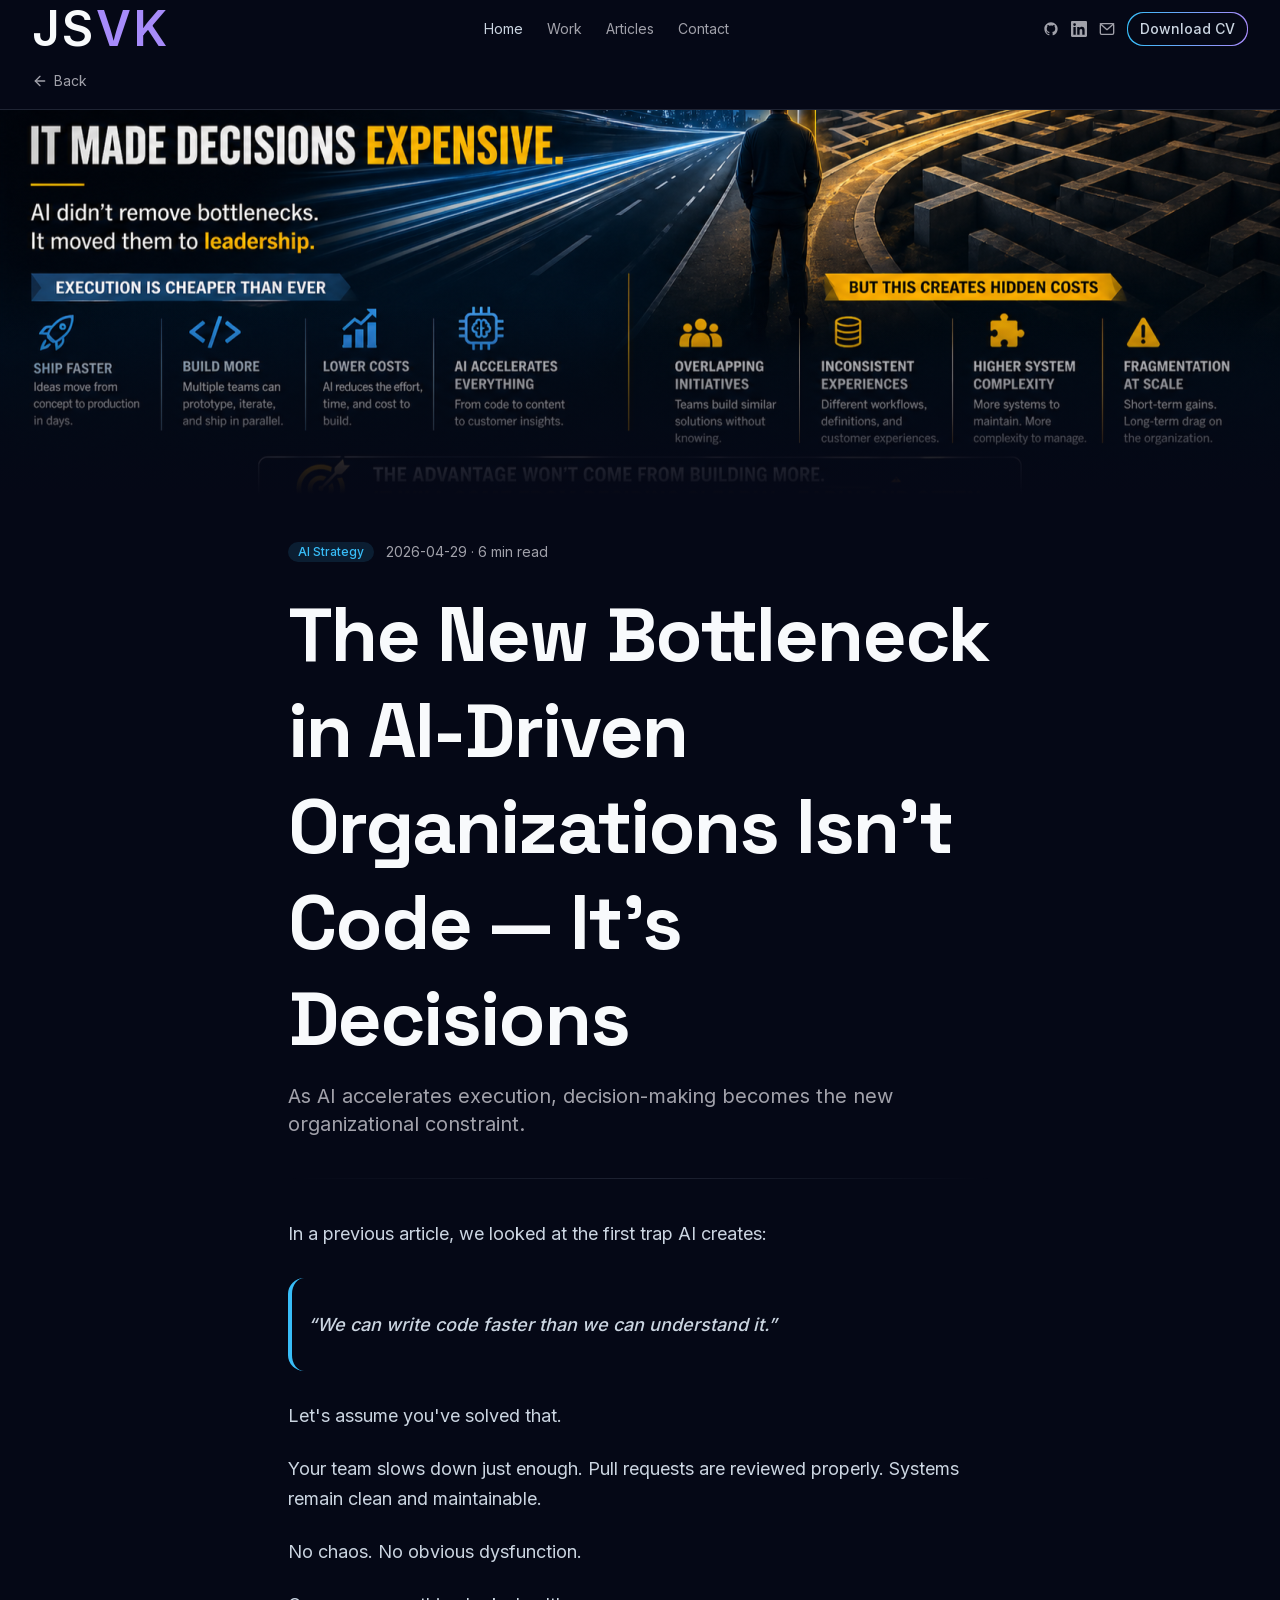
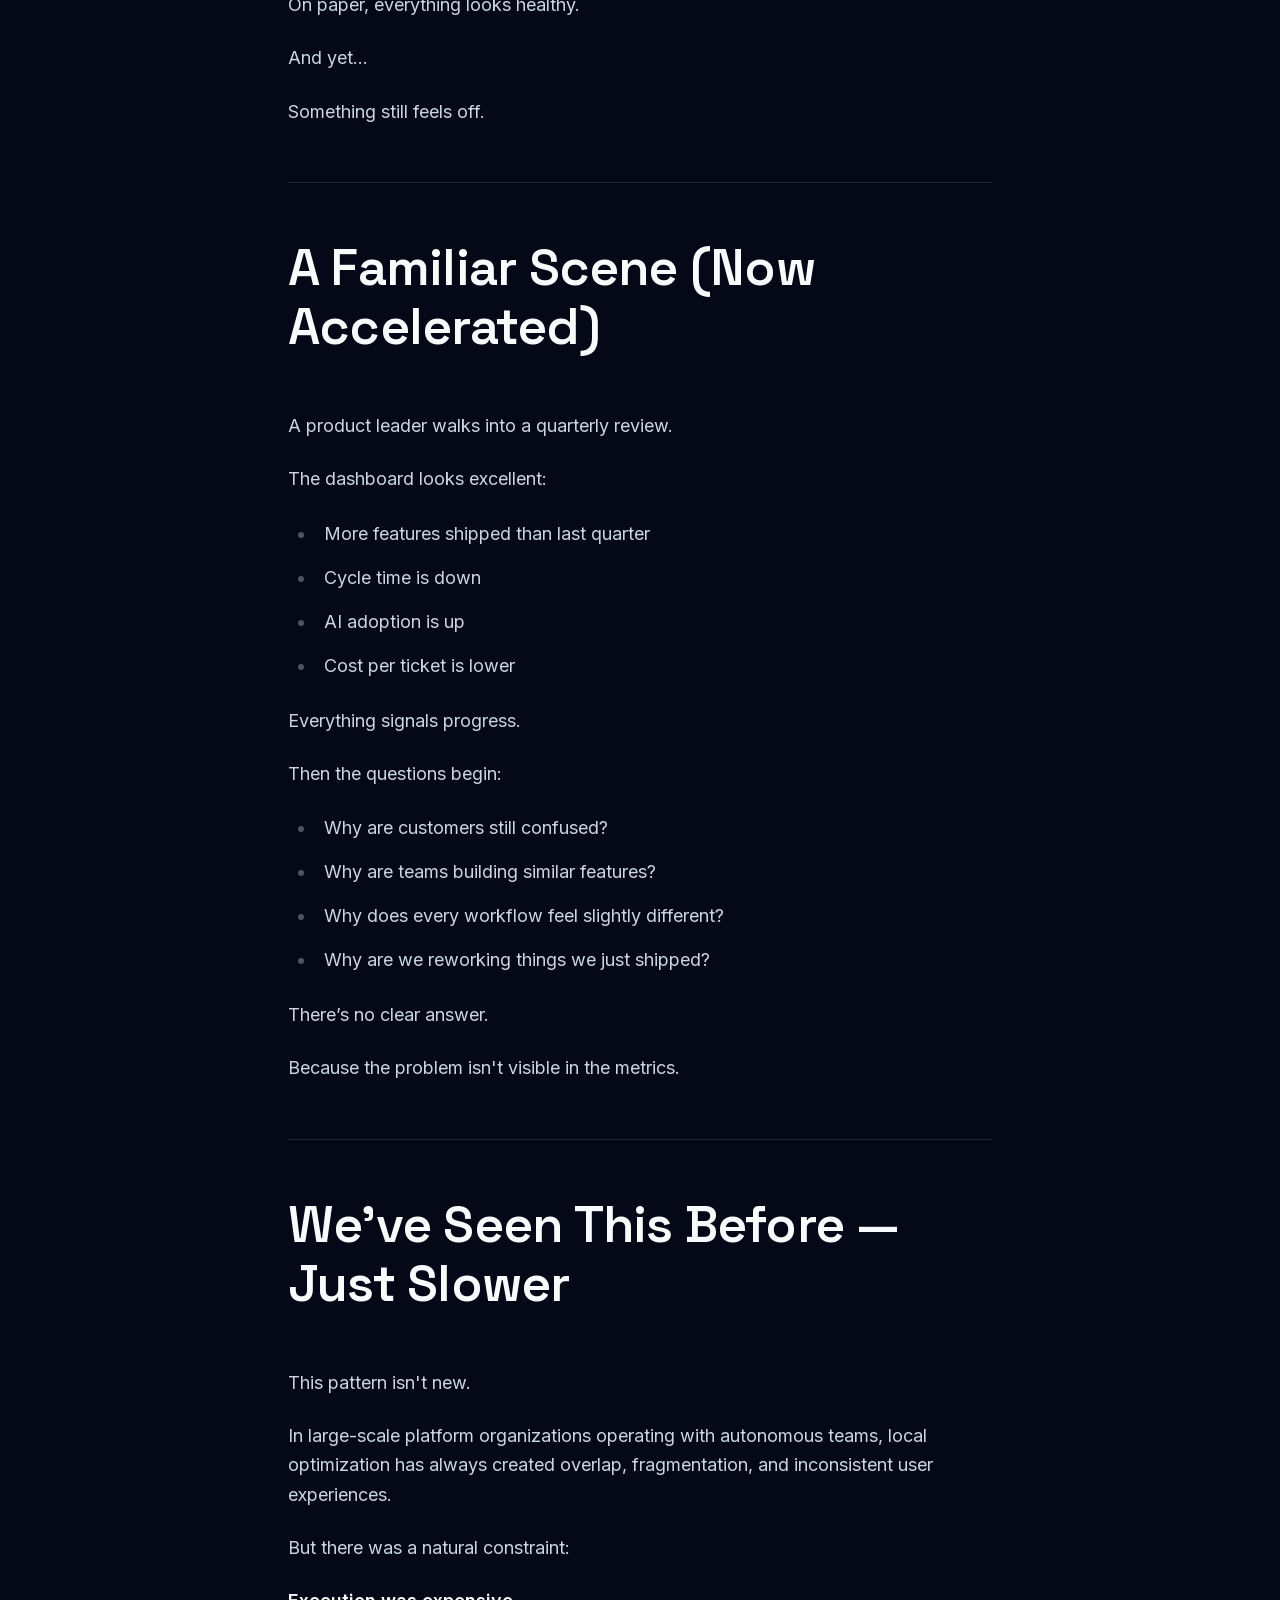
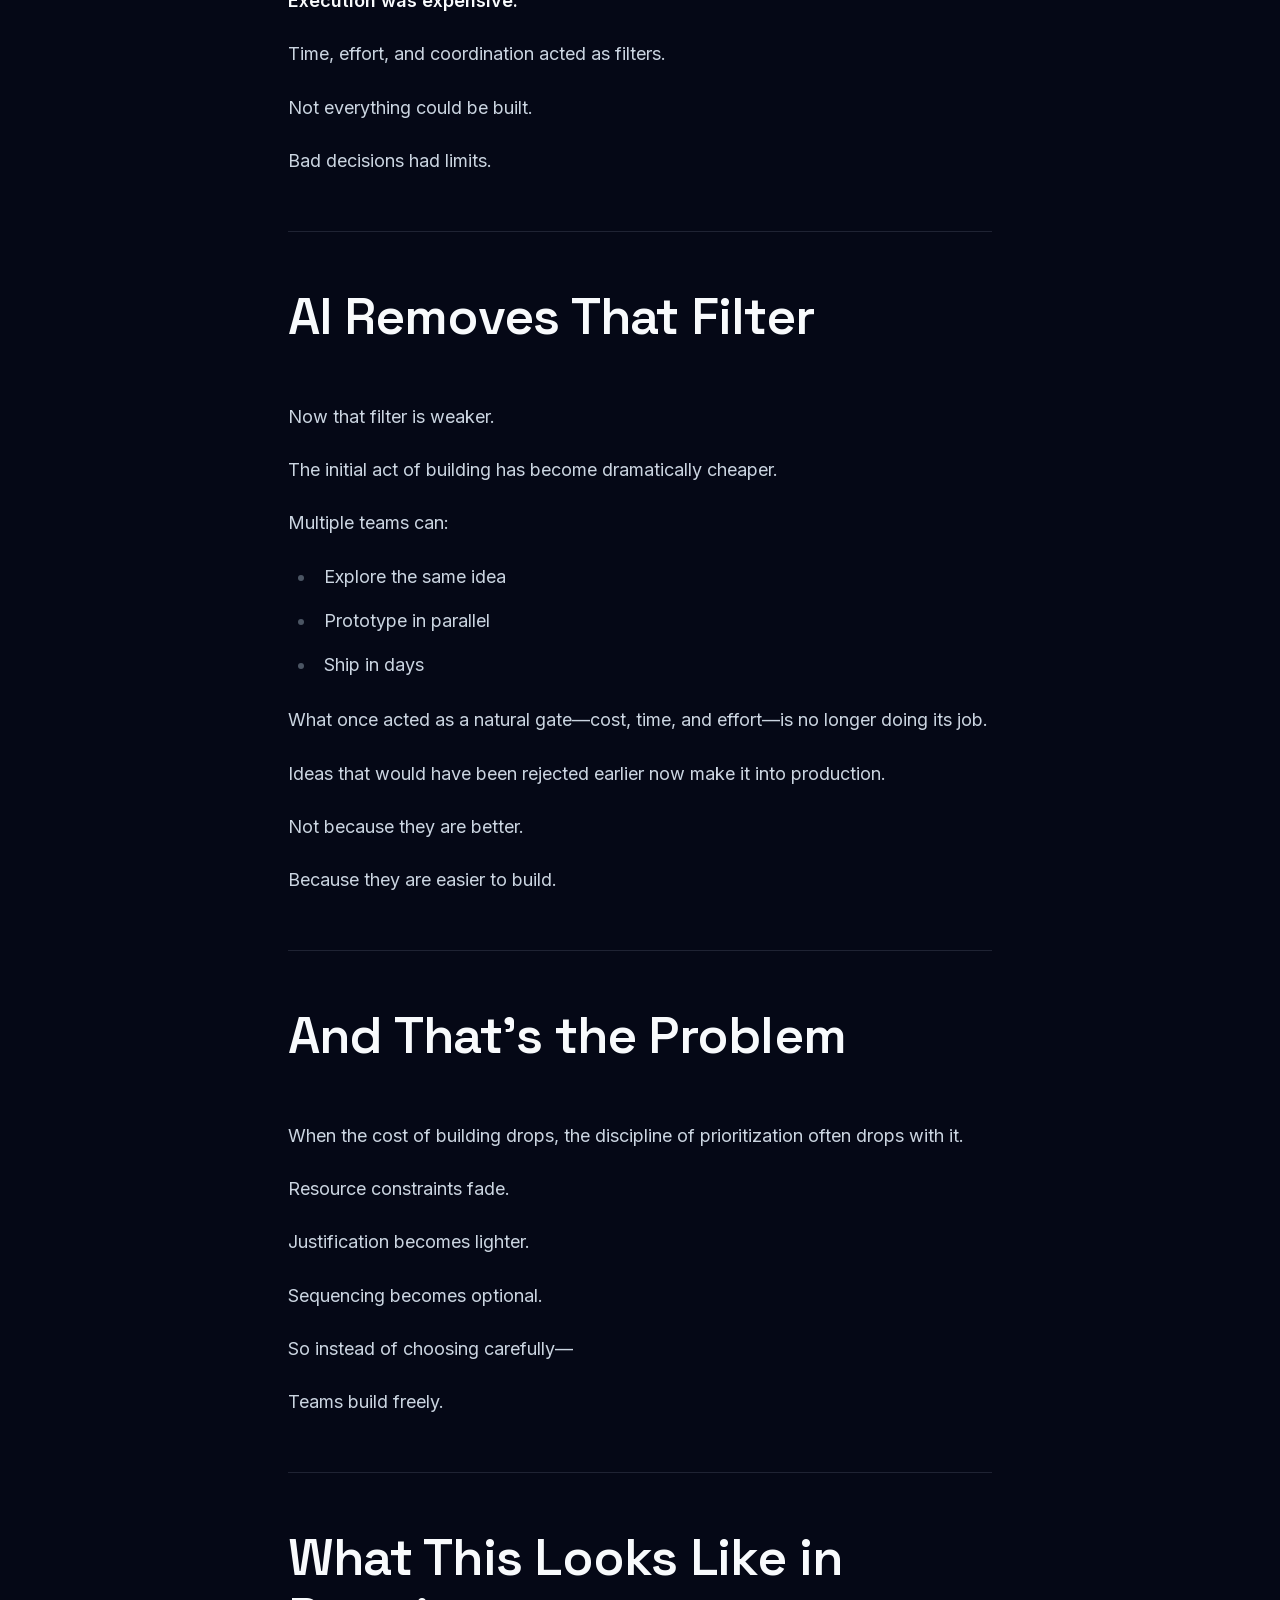
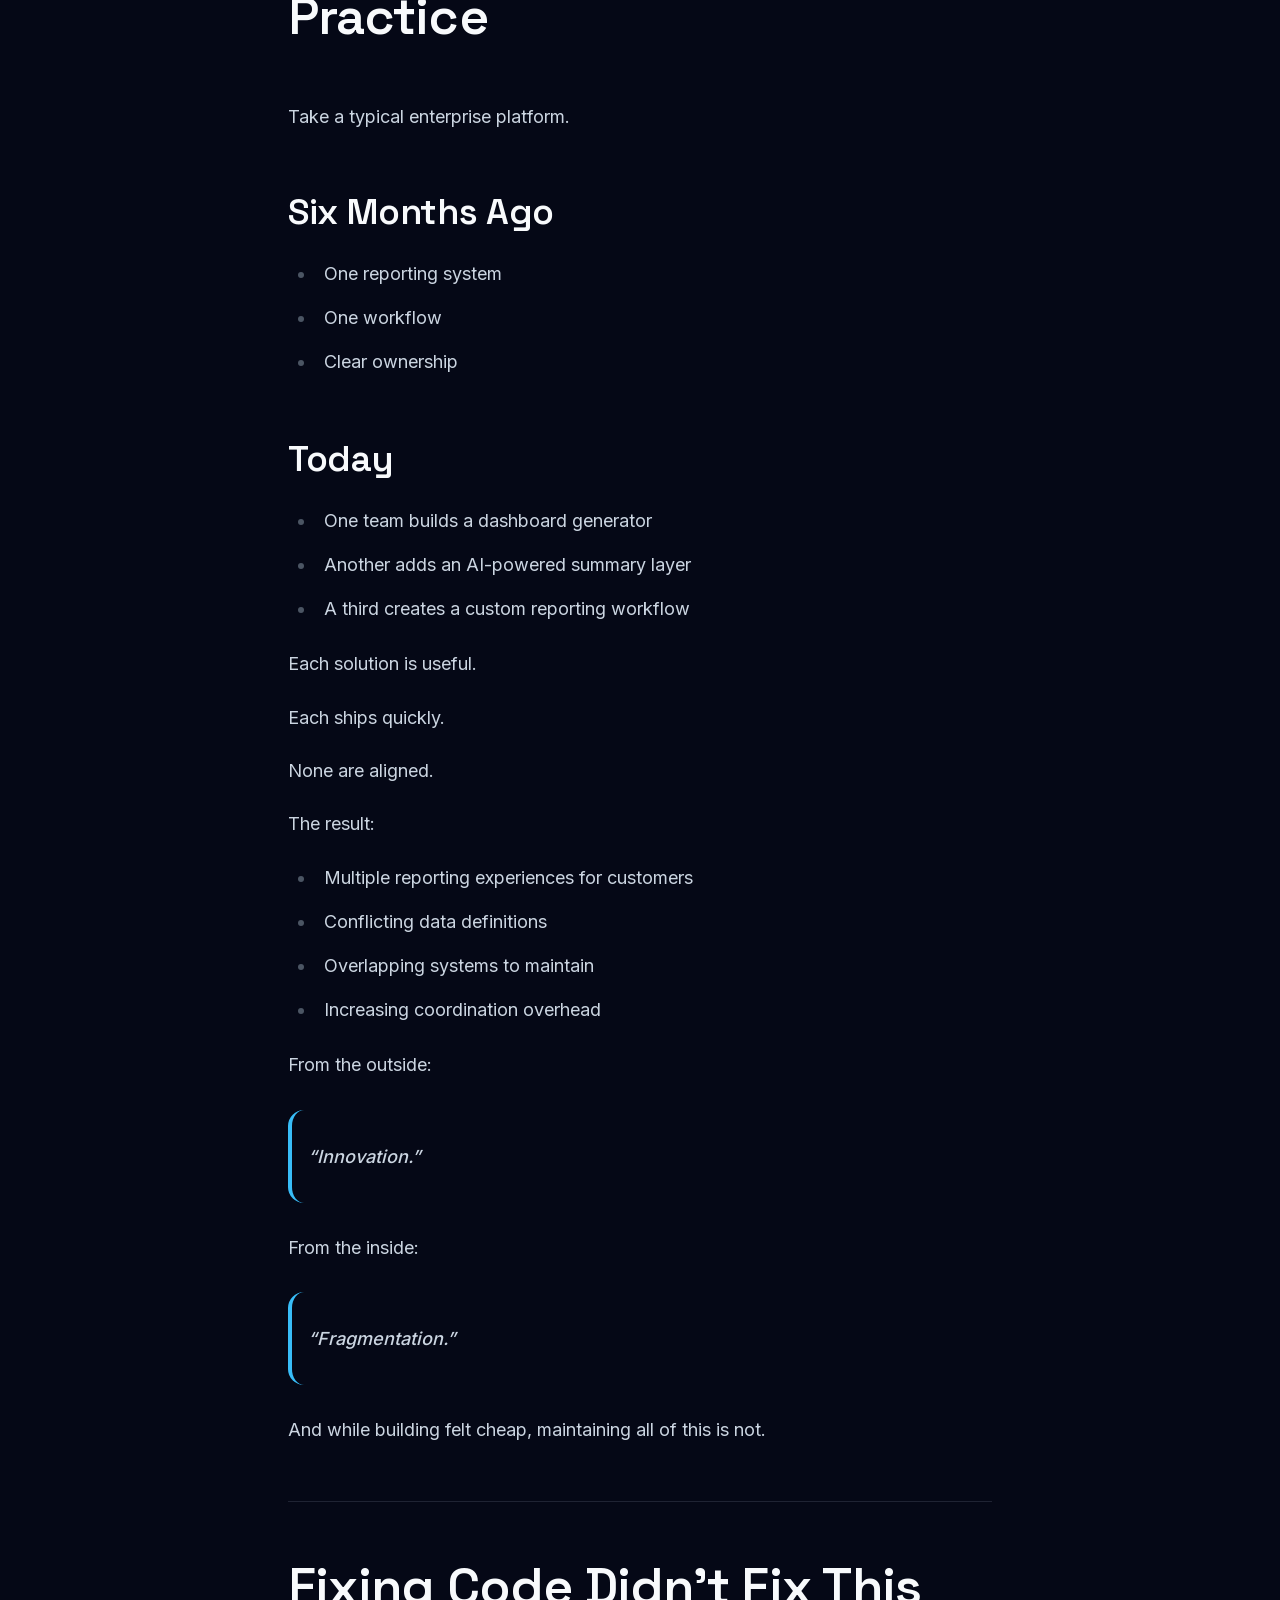
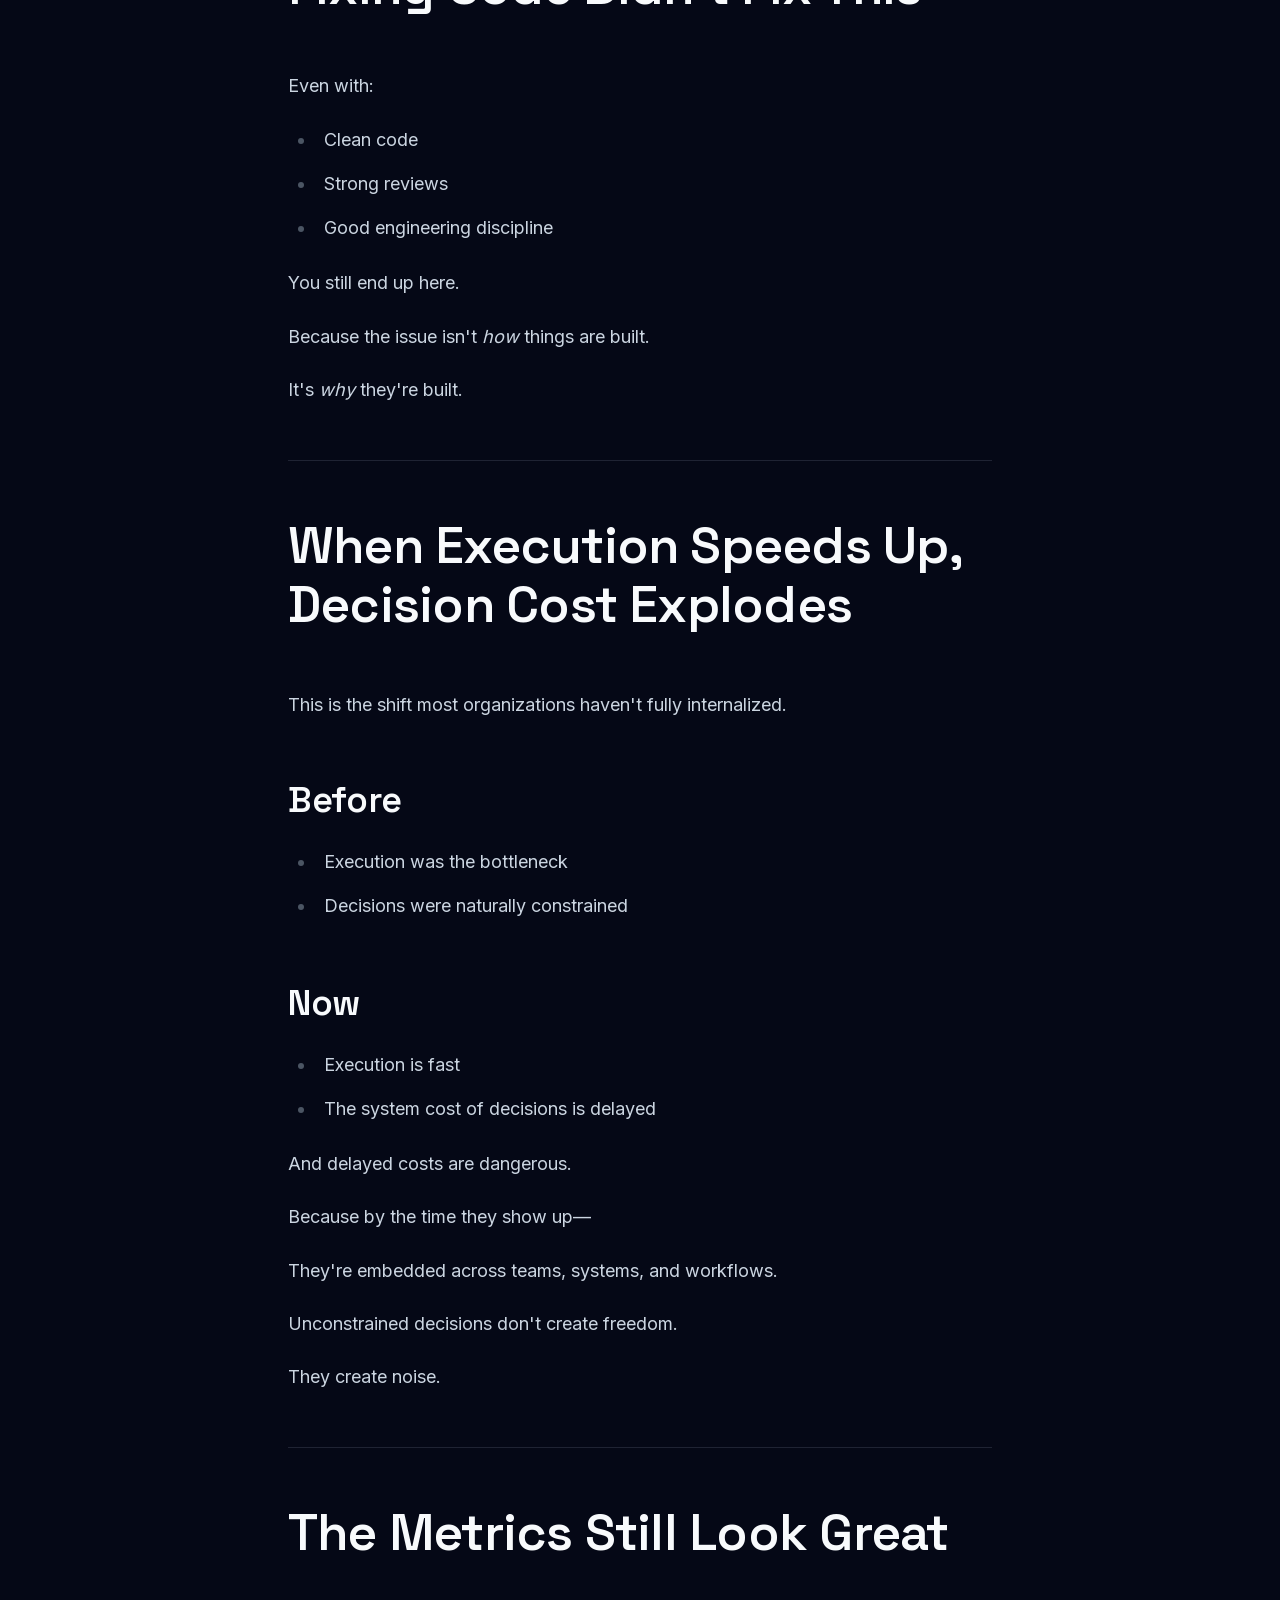
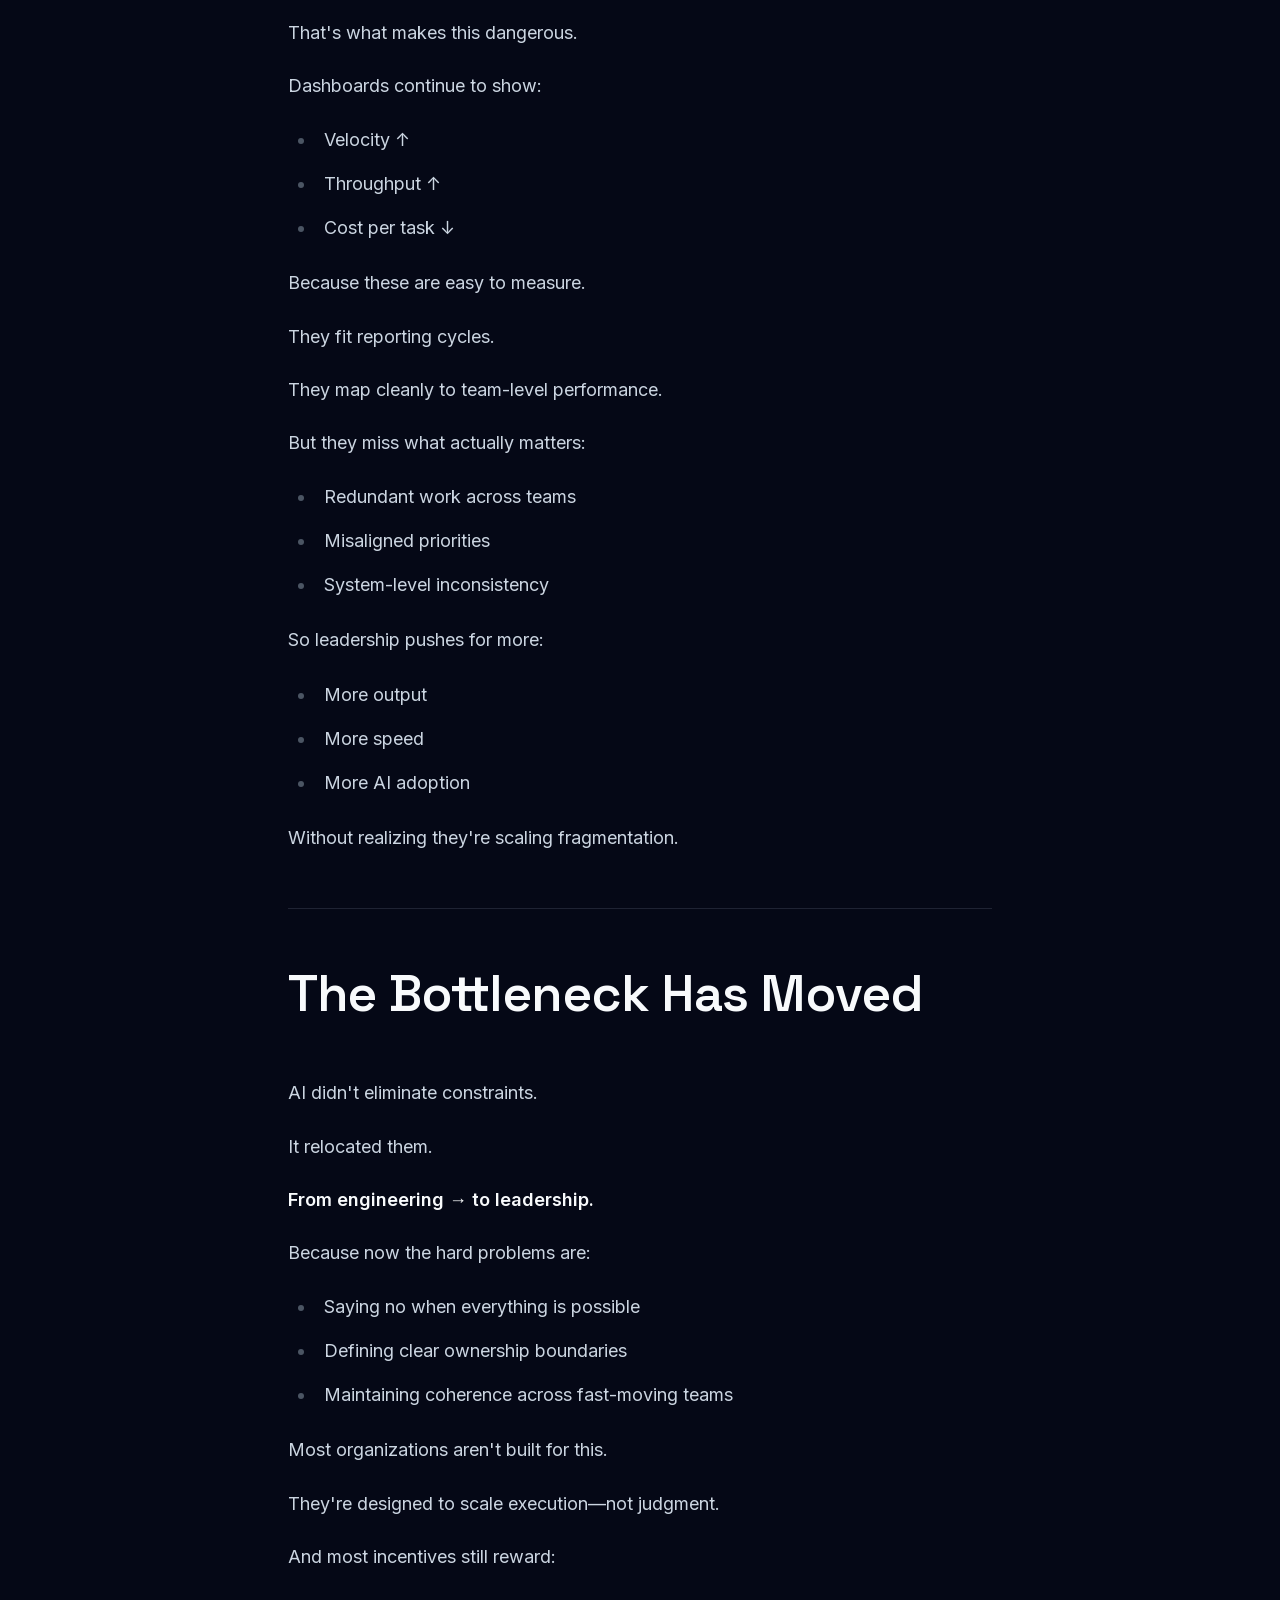
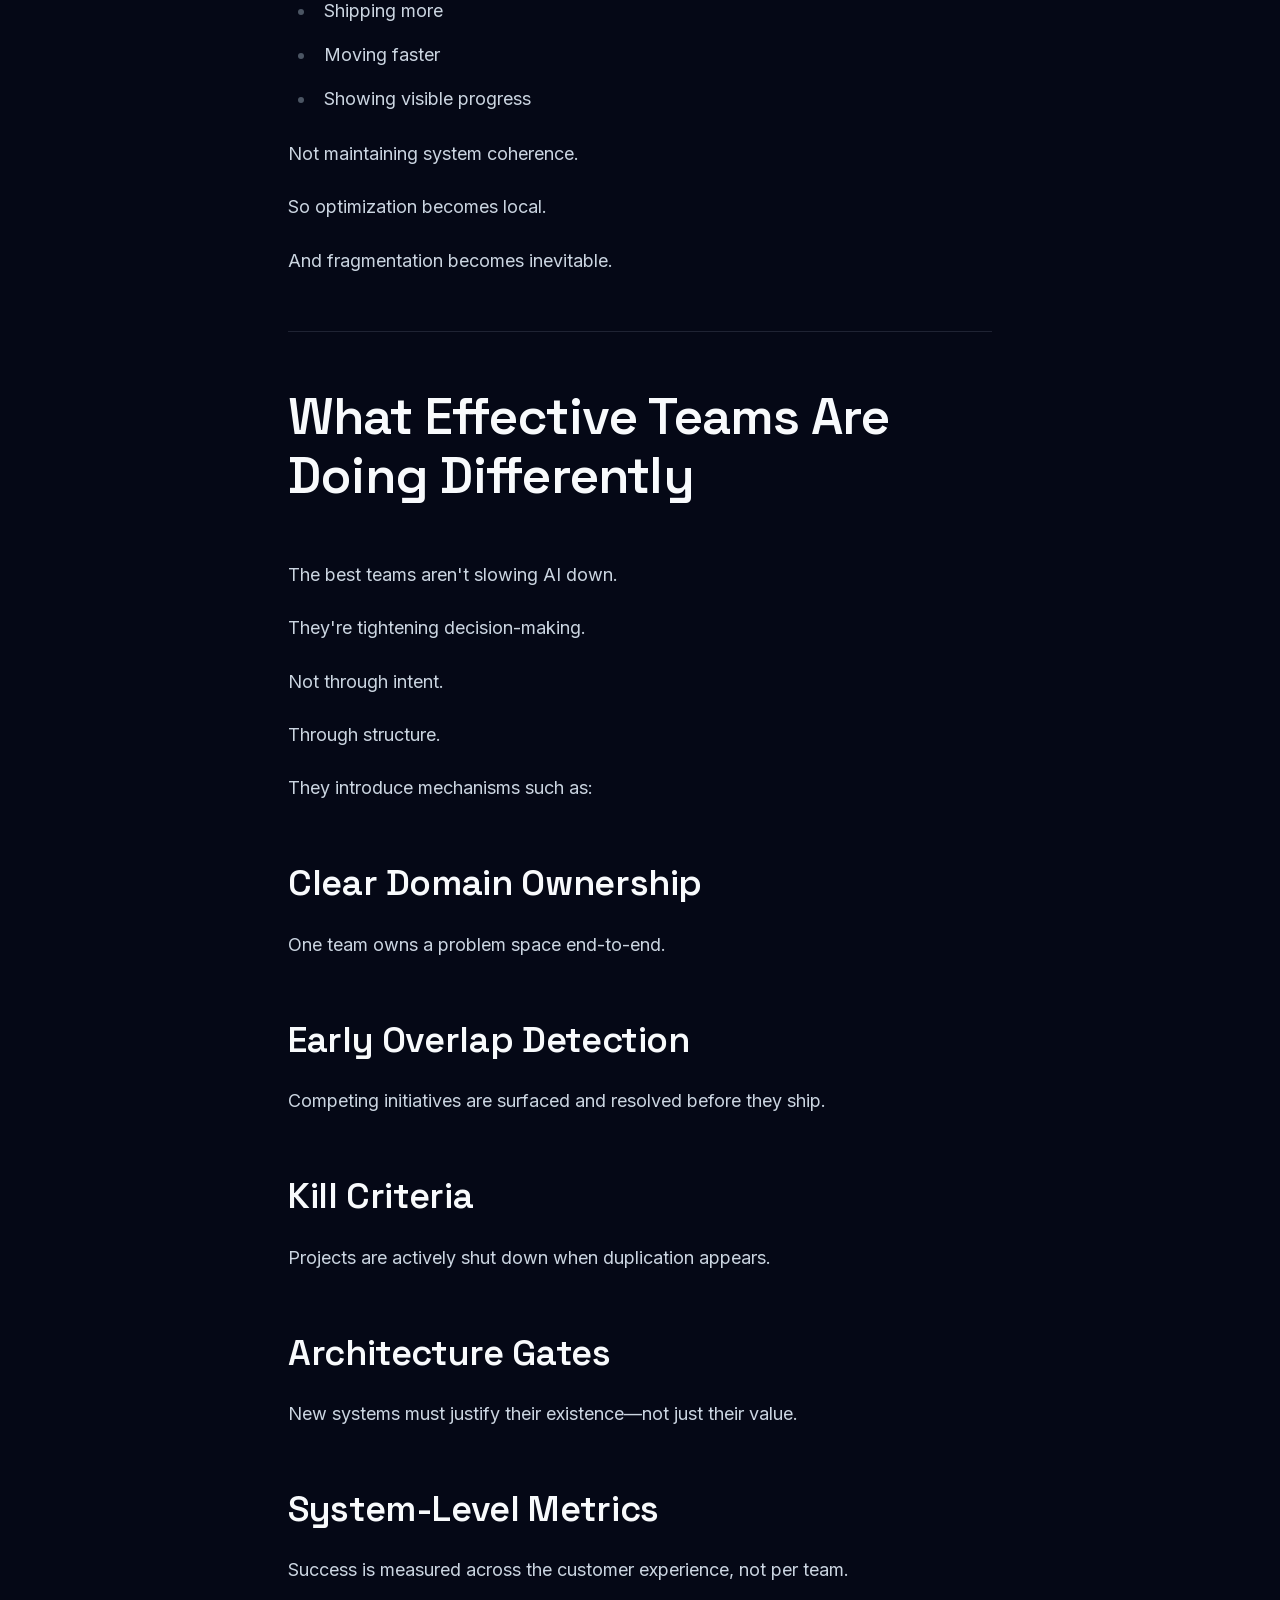
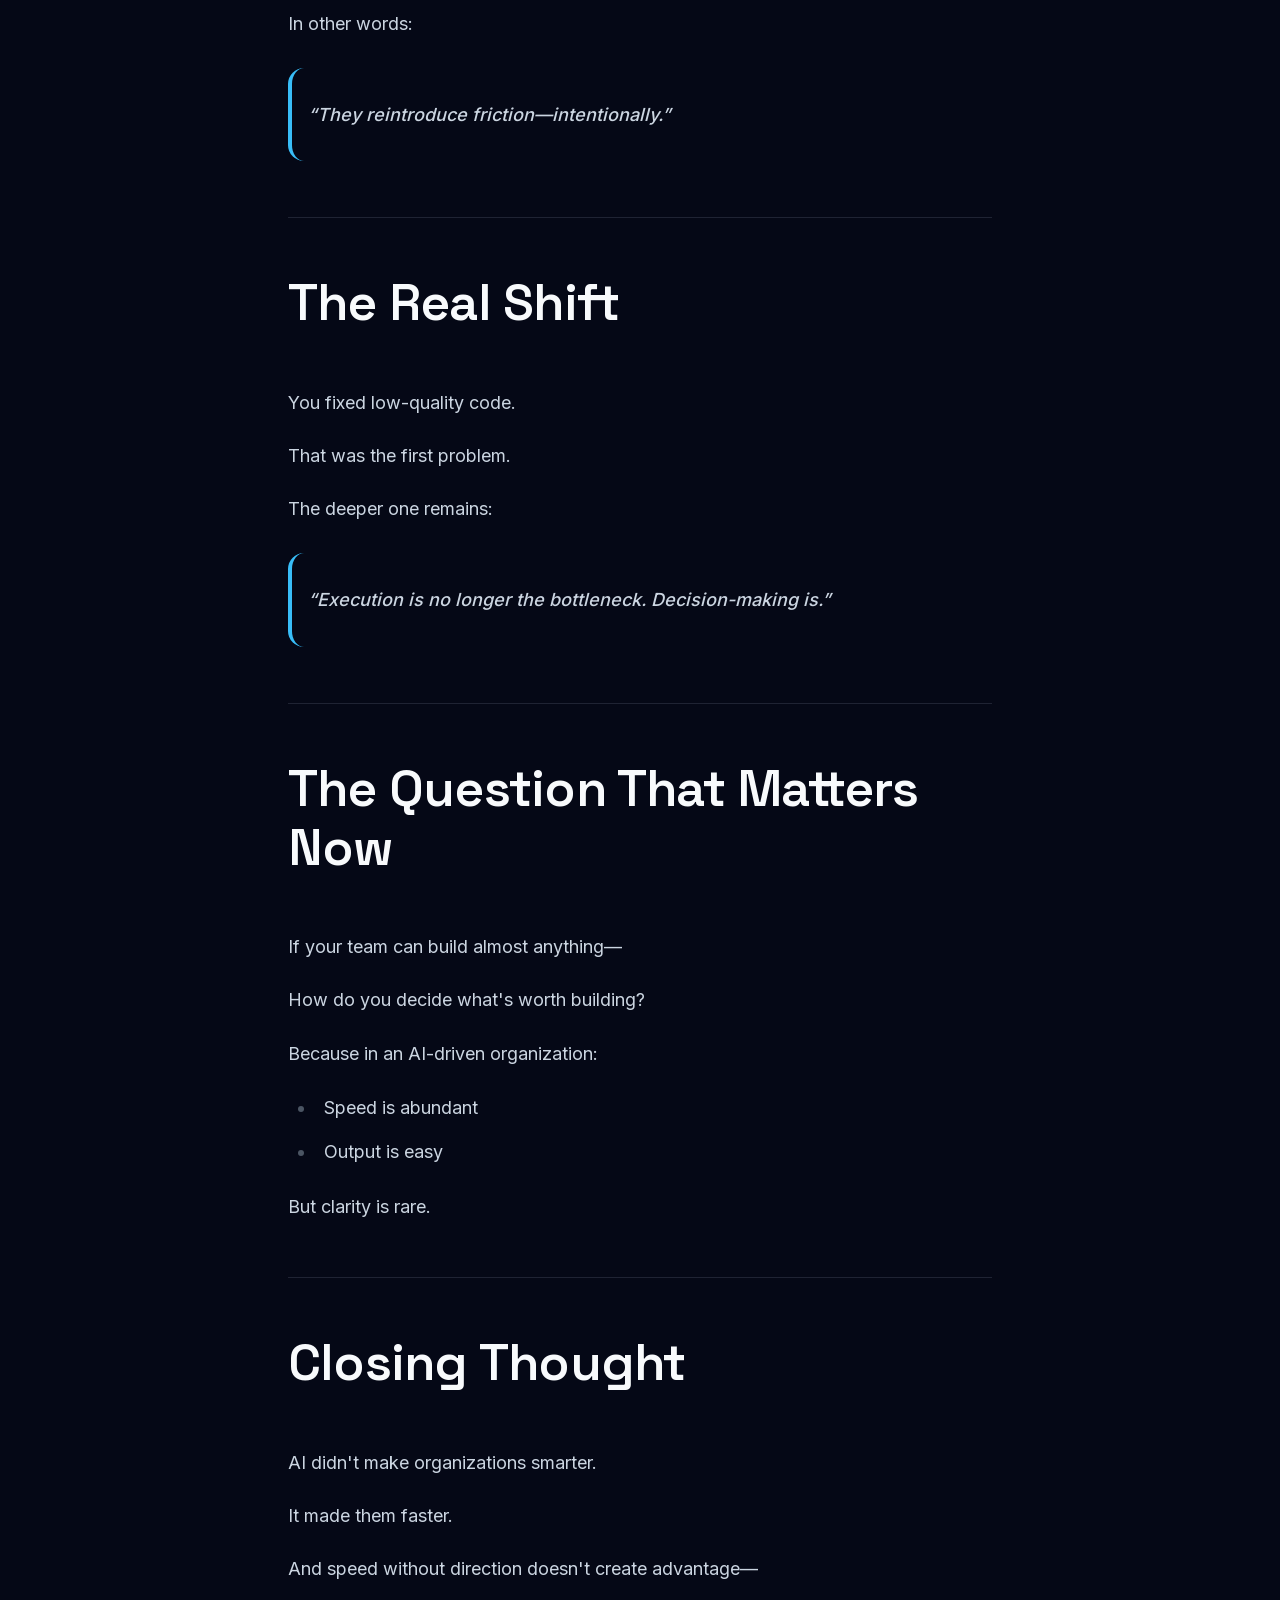
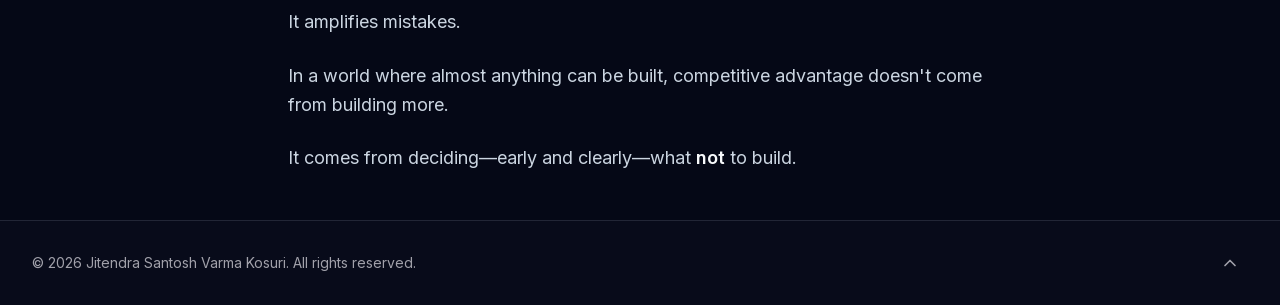
<file: articles/the-new-bottleneck-in-ai-driven-organizations-isnt-code-its-decisions.html>
<!DOCTYPE html><!--GkWI0ORPAoXYrjSY4L6Zu--><html lang="en" class="scroll-smooth"><head><meta charSet="utf-8"/><meta name="viewport" content="width=device-width, initial-scale=1"/><link rel="preload" href="/_next/static/media/36966cca54120369-s.p.woff2" as="font" crossorigin="" type="font/woff2"/><link rel="preload" href="/_next/static/media/e4af272ccee01ff0-s.p.woff2" as="font" crossorigin="" type="font/woff2"/><link rel="stylesheet" href="/_next/static/css/61635d3defe4c0eb.css" data-precedence="next"/><link rel="preload" as="script" fetchPriority="low" href="/_next/static/chunks/webpack-45ac28c634575dc6.js"/><script src="/_next/static/chunks/4bd1b696-c023c6e3521b1417.js" async=""></script><script src="/_next/static/chunks/255-eb4aecc3ff015961.js" async=""></script><script src="/_next/static/chunks/main-app-753661a6c926d005.js" async=""></script><script src="/_next/static/chunks/909-a5da60d248a1c133.js" async=""></script><script src="/_next/static/chunks/409-0404a604300a0914.js" async=""></script><script src="/_next/static/chunks/app/layout-2e5af91d2eb5dd2b.js" async=""></script><script src="/_next/static/chunks/app/articles/%5Bslug%5D/layout-2a60829b2fb65e52.js" async=""></script><script src="/_next/static/chunks/app/articles/%5Bslug%5D/not-found-78854773fcd0967d.js" async=""></script><link rel="manifest" href="/manifest.webmanifest"/><meta name="theme-color" content="#050816"/><meta name="apple-mobile-web-app-capable" content="yes"/><meta name="apple-mobile-web-app-status-bar-style" content="black-translucent"/><meta name="apple-mobile-web-app-title" content="JSV Kosuri"/><link rel="apple-touch-icon" href="/icons/icon-192.png"/><meta name="next-size-adjust" content=""/><title>The New Bottleneck in AI-Driven Organizations Isn&#x27;t Code — It&#x27;s Decisions | Jitendra Santosh Varma Kosuri</title><meta name="description" content="AI has dramatically reduced the cost of building software, but organizations are discovering a new bottleneck: decision-making. Learn why prioritization, ownership, and system coherence matter more than ever."/><link rel="manifest" href="/manifest.webmanifest"/><meta name="keywords" content="AI Strategy,Enterprise GenAI,Multi-Agent Systems,RAG Architecture,Enterprise AI,Solution Architecture,Platform Engineering,AI Transformation"/><link rel="canonical" href="https://portfolio.jsvkforge.com/articles/the-new-bottleneck-in-ai-driven-organizations-isnt-code-its-decisions"/><meta name="mobile-web-app-capable" content="yes"/><meta name="apple-mobile-web-app-title" content="JSV Kosuri"/><meta name="apple-mobile-web-app-status-bar-style" content="black-translucent"/><meta property="og:title" content="The New Bottleneck in AI-Driven Organizations Isn&#x27;t Code — It&#x27;s Decisions"/><meta property="og:description" content="AI has dramatically reduced the cost of building software, but organizations are discovering a new bottleneck: decision-making. Learn why prioritization, ownership, and system coherence matter more than ever."/><meta property="og:url" content="https://portfolio.jsvkforge.com/articles/the-new-bottleneck-in-ai-driven-organizations-isnt-code-its-decisions"/><meta property="og:image" content="https://portfolio.jsvkforge.com/images/articles/ai-decision-bottleneck.png"/><meta property="og:image:width" content="1200"/><meta property="og:image:height" content="630"/><meta property="og:image:alt" content="The New Bottleneck in AI-Driven Organizations Isn&#x27;t Code — It&#x27;s Decisions"/><meta property="og:type" content="article"/><meta property="article:published_time" content="2026-04-29"/><meta name="twitter:card" content="summary_large_image"/><meta name="twitter:title" content="The New Bottleneck in AI-Driven Organizations Isn&#x27;t Code — It&#x27;s Decisions"/><meta name="twitter:description" content="AI has dramatically reduced the cost of building software, but organizations are discovering a new bottleneck: decision-making. Learn why prioritization, ownership, and system coherence matter more than ever."/><meta name="twitter:image" content="https://portfolio.jsvkforge.com/images/articles/ai-decision-bottleneck.png"/><link rel="icon" href="/favicon.png" type="image/png"/><link rel="apple-touch-icon" href="/icons/icon-192.png"/><script src="/_next/static/chunks/polyfills-42372ed130431b0a.js" noModule=""></script></head><body class="__variable_f367f3 __variable_dd5b2f bg-background-page text-text-primary antialiased"><div hidden=""><!--$--><!--/$--></div><a href="#main-content" class="sr-only focus:not-sr-only focus:absolute focus:top-4 focus:left-4 z-[60] rounded-lg bg-accent-blue px-4 py-2 text-sm font-medium text-background-page">Skip to content</a><div class="flex min-h-screen flex-col"><header class="sticky top-0 z-50 border-b transition-colors duration-200 border-transparent bg-transparent"><nav class="mx-auto flex max-w-7xl items-center justify-between px-6 py-3 lg:px-8" aria-label="Main navigation"><a class="text-base text-[2rem] font-semibold tracking-wider transition-colors hover:text-text-secondary lg:text-[3rem]" href="/"><span class="text-text-primary">JS</span><span class="text-accent-purple">VK</span></a><div class="hidden items-center gap-6 md:flex"><a aria-current="page" class="text-sm transition-colors hover:text-text-secondary text-text-secondary" href="/#home">Home</a><a class="text-sm transition-colors hover:text-text-secondary text-text-muted" href="/#experience">Work</a><a class="text-sm transition-colors hover:text-text-secondary text-text-muted" href="/#articles">Articles</a><a class="text-sm transition-colors hover:text-text-secondary text-text-muted" href="/#contact">Contact</a></div><div class="hidden items-center gap-3 md:flex"><a href="https://github.com/JSantoshVarmaKosuri" target="_blank" rel="noopener noreferrer" aria-label="GitHub" class="text-text-muted transition-colors hover:text-text-secondary"><svg class="h-4 w-4" viewBox="0 0 24 24" fill="currentColor" xmlns="http://www.w3.org/2000/svg"><path d="M12 2C6.477 2 2 6.477 2 12c0 4.42 2.865 8.166 6.839 9.489.5.092.682-.217.682-.482 0-.237-.009-.866-.013-1.7-2.782.604-3.369-1.34-3.369-1.34-.454-1.156-1.11-1.463-1.11-1.463-.908-.62.069-.608.069-.608 1.003.07 1.531 1.03 1.531 1.03.892 1.529 2.341 1.087 2.91.831.092-.646.35-1.086.636-1.336-2.22-.253-4.555-1.11-4.555-4.943 0-1.091.39-1.984 1.029-2.683-.103-.253-.446-1.27.098-2.647 0 0 .84-.269 2.75 1.025A9.578 9.578 0 0112 6.836c.85.004 1.705.114 2.504.336 1.909-1.294 2.747-1.025 2.747-1.025.546 1.377.203 2.394.1 2.647.64.699 1.028 1.592 1.028 2.683 0 3.842-2.339 4.687-4.566 4.935.359.309.678.919.678 1.852 0 1.336-.012 2.415-.012 2.743 0 .267.18.578.688.48C19.138 20.163 22 16.418 22 12c0-5.523-4.477-10-10-10z"></path></svg></a><a href="https://www.linkedin.com/in/jitendrasantoshvarmakosuri" target="_blank" rel="noopener noreferrer" aria-label="LinkedIn" class="text-text-muted transition-colors hover:text-text-secondary"><svg class="h-4 w-4" viewBox="0 0 24 24" fill="currentColor" xmlns="http://www.w3.org/2000/svg"><path d="M20.447 20.452h-3.554v-5.569c0-1.328-.027-3.037-1.852-3.037-1.853 0-2.136 1.445-2.136 2.939v5.667H9.351V9h3.414v1.561h.046c.477-.9 1.637-1.85 3.37-1.85 3.601 0 4.267 2.37 4.267 5.455v6.286zM5.337 7.433a2.062 2.062 0 01-2.063-2.065 2.064 2.064 0 112.063 2.065zm1.782 13.019H3.555V9h3.564v11.452zM22.225 0H1.771C.792 0 0 .774 0 1.729v20.542C0 23.227.792 24 1.771 24h20.451C23.2 24 24 23.227 24 22.271V1.729C24 .774 23.2 0 22.222 0h.003z"></path></svg></a><a href="mailto:hello@jsvkforge.com" rel="noopener noreferrer" aria-label="Email" class="text-text-muted transition-colors hover:text-text-secondary"><svg class="h-4 w-4" viewBox="0 0 24 24" fill="none" stroke="currentColor" stroke-width="2" stroke-linecap="round" stroke-linejoin="round" xmlns="http://www.w3.org/2000/svg"><rect x="2" y="4" width="20" height="16" rx="2"></rect><path d="M22 4L12 13L2 4"></path></svg></a><div class="rounded-lg bg-gradient-to-r from-accent-blue to-accent-purple p-[1px]"><a href="https://docs.google.com/document/d/1RDnSFEjE0doSJ6R_P3KXgy2J-gReIeCc/edit?usp=sharing&amp;ouid=115228987262110688343&amp;rtpof=true&amp;sd=true" target="_blank" class="inline-flex items-center justify-center rounded-lg bg-background-page px-3 py-1.5 text-sm font-medium text-text-secondary transition-colors hover:text-text-primary">Download CV</a></div></div><button type="button" class="ml-2 rounded-md p-2 text-text-muted transition-colors hover:text-text-secondary md:hidden" aria-label="Open menu" aria-expanded="false"><svg class="h-5 w-5" viewBox="0 0 24 24" fill="none" stroke="currentColor" stroke-width="2" stroke-linecap="round" stroke-linejoin="round" xmlns="http://www.w3.org/2000/svg"><line x1="3" y1="6" x2="21" y2="6"></line><line x1="3" y1="12" x2="21" y2="12"></line><line x1="3" y1="18" x2="21" y2="18"></line></svg></button></nav><div class="overflow-hidden transition-all duration-200 ease-in-out max-h-0 opacity-0" role="dialog" aria-modal="true" aria-label="Mobile navigation"><div class="rounded-2xl border p-6 border-border-subtle bg-glass-elevated shadow-card backdrop-blur-md hover:border-border-strong mx-4 mt-1"><div class="flex flex-col gap-4 py-4"><a aria-current="page" class="text-sm transition-colors hover:text-text-secondary text-text-secondary" href="/#home">Home</a><a class="text-sm transition-colors hover:text-text-secondary text-text-muted" href="/#experience">Work</a><a class="text-sm transition-colors hover:text-text-secondary text-text-muted" href="/#articles">Articles</a><a class="text-sm transition-colors hover:text-text-secondary text-text-muted" href="/#contact">Contact</a><hr class="border-border-subtle"/><a href="https://docs.google.com/document/d/1RDnSFEjE0doSJ6R_P3KXgy2J-gReIeCc/edit?usp=sharing&amp;ouid=115228987262110688343&amp;rtpof=true&amp;sd=true" target="_blank" class="inline-flex items-center justify-center rounded-lg bg-gradient-to-r from-accent-blue to-accent-purple px-3 py-2 text-sm font-medium text-text-secondary transition-colors hover:opacity-90">Download CV</a><hr class="border-border-subtle"/><div class="flex items-center gap-3"><a href="https://github.com/JSantoshVarmaKosuri" target="_blank" rel="noopener noreferrer" aria-label="GitHub" class="text-text-muted transition-colors hover:text-text-secondary"><svg class="h-4 w-4" viewBox="0 0 24 24" fill="currentColor" xmlns="http://www.w3.org/2000/svg"><path d="M12 2C6.477 2 2 6.477 2 12c0 4.42 2.865 8.166 6.839 9.489.5.092.682-.217.682-.482 0-.237-.009-.866-.013-1.7-2.782.604-3.369-1.34-3.369-1.34-.454-1.156-1.11-1.463-1.11-1.463-.908-.62.069-.608.069-.608 1.003.07 1.531 1.03 1.531 1.03.892 1.529 2.341 1.087 2.91.831.092-.646.35-1.086.636-1.336-2.22-.253-4.555-1.11-4.555-4.943 0-1.091.39-1.984 1.029-2.683-.103-.253-.446-1.27.098-2.647 0 0 .84-.269 2.75 1.025A9.578 9.578 0 0112 6.836c.85.004 1.705.114 2.504.336 1.909-1.294 2.747-1.025 2.747-1.025.546 1.377.203 2.394.1 2.647.64.699 1.028 1.592 1.028 2.683 0 3.842-2.339 4.687-4.566 4.935.359.309.678.919.678 1.852 0 1.336-.012 2.415-.012 2.743 0 .267.18.578.688.48C19.138 20.163 22 16.418 22 12c0-5.523-4.477-10-10-10z"></path></svg></a><a href="https://www.linkedin.com/in/jitendrasantoshvarmakosuri" target="_blank" rel="noopener noreferrer" aria-label="LinkedIn" class="text-text-muted transition-colors hover:text-text-secondary"><svg class="h-4 w-4" viewBox="0 0 24 24" fill="currentColor" xmlns="http://www.w3.org/2000/svg"><path d="M20.447 20.452h-3.554v-5.569c0-1.328-.027-3.037-1.852-3.037-1.853 0-2.136 1.445-2.136 2.939v5.667H9.351V9h3.414v1.561h.046c.477-.9 1.637-1.85 3.37-1.85 3.601 0 4.267 2.37 4.267 5.455v6.286zM5.337 7.433a2.062 2.062 0 01-2.063-2.065 2.064 2.064 0 112.063 2.065zm1.782 13.019H3.555V9h3.564v11.452zM22.225 0H1.771C.792 0 0 .774 0 1.729v20.542C0 23.227.792 24 1.771 24h20.451C23.2 24 24 23.227 24 22.271V1.729C24 .774 23.2 0 22.222 0h.003z"></path></svg></a><a href="mailto:hello@jsvkforge.com" rel="noopener noreferrer" aria-label="Email" class="text-text-muted transition-colors hover:text-text-secondary"><svg class="h-4 w-4" viewBox="0 0 24 24" fill="none" stroke="currentColor" stroke-width="2" stroke-linecap="round" stroke-linejoin="round" xmlns="http://www.w3.org/2000/svg"><rect x="2" y="4" width="20" height="16" rx="2"></rect><path d="M22 4L12 13L2 4"></path></svg></a></div></div></div></div></header><main id="main-content" class="flex-1"><div class="min-h-screen bg-background-page"><div class="border-b border-border-subtle bg-background-section/50"><div class="mx-auto max-w-7xl px-6 py-3 lg:px-8"><button type="button" class="inline-flex items-center gap-1.5 text-sm text-text-muted transition-colors hover:text-text-secondary"><svg xmlns="http://www.w3.org/2000/svg" width="24" height="24" viewBox="0 0 24 24" fill="none" stroke="currentColor" stroke-width="2" stroke-linecap="round" stroke-linejoin="round" class="lucide lucide-arrow-left h-4 w-4" aria-hidden="true"><path d="m12 19-7-7 7-7"></path><path d="M19 12H5"></path></svg>Back</button></div></div><script id="article-schema" type="application/ld+json">{"@context":"https://schema.org","@type":"Article","headline":"The New Bottleneck in AI-Driven Organizations Isn't Code — It's Decisions","description":"AI has dramatically reduced the cost of building software, but organizations are discovering a new bottleneck: decision-making. Learn why prioritization, ownership, and system coherence matter more than ever.","datePublished":"2026-04-29","dateModified":"2026-04-29","author":{"@type":"Person","name":"Jitendra Santosh Varma Kosuri"},"publisher":{"@type":"Organization","name":"Jitendra Santosh Varma Kosuri","url":"https://portfolio.jsvkforge.com"},"image":"/images/articles/ai-decision-bottleneck.png","url":"https://portfolio.jsvkforge.com/articles/the-new-bottleneck-in-ai-driven-organizations-isnt-code-its-decisions"}</script><script id="breadcrumb-schema" type="application/ld+json">{"@context":"https://schema.org","@type":"BreadcrumbList","itemListElement":[{"@type":"ListItem","position":1,"name":"Home","item":"https://portfolio.jsvkforge.com"},{"@type":"ListItem","position":2,"name":"Articles","item":"https://portfolio.jsvkforge.com/articles"},{"@type":"ListItem","position":3,"name":"The New Bottleneck in AI-Driven Organizations Isn't Code — It's Decisions","item":"https://portfolio.jsvkforge.com/articles/the-new-bottleneck-in-ai-driven-organizations-isnt-code-its-decisions"}]}</script><article class="animate-fade-up"><div class="relative h-48 sm:h-64 md:h-80 lg:h-96"><div class="absolute inset-0 bg-gradient-to-br from-accent-blue/10 via-background-elevated to-accent-purple/10"></div><img src="/images/articles/ai-decision-bottleneck.png" alt="The New Bottleneck in AI-Driven Organizations Isn&#x27;t Code — It&#x27;s Decisions" width="1200" height="514" fetchPriority="low" class="h-full w-full object-cover" loading="lazy" decoding="async"/><div class="absolute inset-0 bg-gradient-to-t from-background-page via-transparent to-transparent"></div></div><div class="mx-auto max-w-3xl px-6 py-12 lg:px-8"><div class="mb-6 flex items-center gap-3"><span class="inline-flex items-center rounded-md px-2.5 py-0.5 text-xs font-medium bg-[rgba(56,189,248,0.12)] text-accent-blue">AI Strategy</span><span class="text-sm text-text-muted">2026-04-29<!-- --> · <!-- -->6 min read</span></div><h1 class="font-display font-bold leading-tight tracking-tight text-text-primary text-h1">The New Bottleneck in AI-Driven Organizations Isn&#x27;t Code — It&#x27;s Decisions</h1><p class="mt-4 text-lg leading-relaxed text-text-muted sm:text-xl">As AI accelerates execution, decision-making becomes the new organizational constraint.</p><div class="my-10 h-px bg-gradient-to-r from-transparent via-border-subtle to-transparent"></div><div class="prose prose-invert prose-lg max-w-none prose-headings:font-display prose-headings:font-semibold prose-headings:text-text-primary prose-h1:text-h2 prose-h2:text-h2 prose-h3:text-h3 prose-h4:text-h3 prose-p:text-text-secondary prose-p:leading-relaxed prose-a:text-accent-blue prose-a:no-underline prose-a:hover:underline prose-strong:text-text-primary prose-strong:font-semibold prose-blockquote:border-accent-blue prose-blockquote:bg-background-elevated/50 prose-blockquote:py-2 prose-blockquote:px-4 prose-blockquote:rounded-lg prose-code:text-accent-cyan prose-code:bg-background-elevated/50 prose-code:px-1.5 prose-code:py-0.5 prose-code:rounded prose-pre:bg-background-elevated prose-pre:border prose-pre:border-border-subtle prose-pre:rounded-lg prose-ul:list-disc prose-ol:list-decimal prose-li:text-text-secondary prose-img:rounded-lg prose-img:shadow-card prose-hr:border-border-subtle"><p>In a previous article, we looked at the first trap AI creates:</p>
<blockquote>
<p>We can write code faster than we can understand it.</p>
</blockquote>
<p>Let's assume you've solved that.</p>
<p>Your team slows down just enough. Pull requests are reviewed properly. Systems remain clean and maintainable.</p>
<p>No chaos. No obvious dysfunction.</p>
<p>On paper, everything looks healthy.</p>
<p>And yet...</p>
<p>Something still feels off.</p>
<hr>
<h2>A Familiar Scene (Now Accelerated)</h2>
<p>A product leader walks into a quarterly review.</p>
<p>The dashboard looks excellent:</p>
<ul>
<li>More features shipped than last quarter</li>
<li>Cycle time is down</li>
<li>AI adoption is up</li>
<li>Cost per ticket is lower</li>
</ul>
<p>Everything signals progress.</p>
<p>Then the questions begin:</p>
<ul>
<li>Why are customers still confused?</li>
<li>Why are teams building similar features?</li>
<li>Why does every workflow feel slightly different?</li>
<li>Why are we reworking things we just shipped?</li>
</ul>
<p>There’s no clear answer.</p>
<p>Because the problem isn't visible in the metrics.</p>
<hr>
<h2>We've Seen This Before — Just Slower</h2>
<p>This pattern isn't new.</p>
<p>In large-scale platform organizations operating with autonomous teams, local optimization has always created overlap, fragmentation, and inconsistent user experiences.</p>
<p>But there was a natural constraint:</p>
<p><strong>Execution was expensive.</strong></p>
<p>Time, effort, and coordination acted as filters.</p>
<p>Not everything could be built.</p>
<p>Bad decisions had limits.</p>
<hr>
<h2>AI Removes That Filter</h2>
<p>Now that filter is weaker.</p>
<p>The initial act of building has become dramatically cheaper.</p>
<p>Multiple teams can:</p>
<ul>
<li>Explore the same idea</li>
<li>Prototype in parallel</li>
<li>Ship in days</li>
</ul>
<p>What once acted as a natural gate—cost, time, and effort—is no longer doing its job.</p>
<p>Ideas that would have been rejected earlier now make it into production.</p>
<p>Not because they are better.</p>
<p>Because they are easier to build.</p>
<hr>
<h2>And That's the Problem</h2>
<p>When the cost of building drops, the discipline of prioritization often drops with it.</p>
<p>Resource constraints fade.</p>
<p>Justification becomes lighter.</p>
<p>Sequencing becomes optional.</p>
<p>So instead of choosing carefully—</p>
<p>Teams build freely.</p>
<hr>
<h2>What This Looks Like in Practice</h2>
<p>Take a typical enterprise platform.</p>
<h3>Six Months Ago</h3>
<ul>
<li>One reporting system</li>
<li>One workflow</li>
<li>Clear ownership</li>
</ul>
<h3>Today</h3>
<ul>
<li>One team builds a dashboard generator</li>
<li>Another adds an AI-powered summary layer</li>
<li>A third creates a custom reporting workflow</li>
</ul>
<p>Each solution is useful.</p>
<p>Each ships quickly.</p>
<p>None are aligned.</p>
<p>The result:</p>
<ul>
<li>Multiple reporting experiences for customers</li>
<li>Conflicting data definitions</li>
<li>Overlapping systems to maintain</li>
<li>Increasing coordination overhead</li>
</ul>
<p>From the outside:</p>
<blockquote>
<p>Innovation.</p>
</blockquote>
<p>From the inside:</p>
<blockquote>
<p>Fragmentation.</p>
</blockquote>
<p>And while building felt cheap, maintaining all of this is not.</p>
<hr>
<h2>Fixing Code Didn't Fix This</h2>
<p>Even with:</p>
<ul>
<li>Clean code</li>
<li>Strong reviews</li>
<li>Good engineering discipline</li>
</ul>
<p>You still end up here.</p>
<p>Because the issue isn't <em>how</em> things are built.</p>
<p>It's <em>why</em> they're built.</p>
<hr>
<h2>When Execution Speeds Up, Decision Cost Explodes</h2>
<p>This is the shift most organizations haven't fully internalized.</p>
<h3>Before</h3>
<ul>
<li>Execution was the bottleneck</li>
<li>Decisions were naturally constrained</li>
</ul>
<h3>Now</h3>
<ul>
<li>Execution is fast</li>
<li>The system cost of decisions is delayed</li>
</ul>
<p>And delayed costs are dangerous.</p>
<p>Because by the time they show up—</p>
<p>They're embedded across teams, systems, and workflows.</p>
<p>Unconstrained decisions don't create freedom.</p>
<p>They create noise.</p>
<hr>
<h2>The Metrics Still Look Great</h2>
<p>That's what makes this dangerous.</p>
<p>Dashboards continue to show:</p>
<ul>
<li>Velocity ↑</li>
<li>Throughput ↑</li>
<li>Cost per task ↓</li>
</ul>
<p>Because these are easy to measure.</p>
<p>They fit reporting cycles.</p>
<p>They map cleanly to team-level performance.</p>
<p>But they miss what actually matters:</p>
<ul>
<li>Redundant work across teams</li>
<li>Misaligned priorities</li>
<li>System-level inconsistency</li>
</ul>
<p>So leadership pushes for more:</p>
<ul>
<li>More output</li>
<li>More speed</li>
<li>More AI adoption</li>
</ul>
<p>Without realizing they're scaling fragmentation.</p>
<hr>
<h2>The Bottleneck Has Moved</h2>
<p>AI didn't eliminate constraints.</p>
<p>It relocated them.</p>
<p><strong>From engineering → to leadership.</strong></p>
<p>Because now the hard problems are:</p>
<ul>
<li>Saying no when everything is possible</li>
<li>Defining clear ownership boundaries</li>
<li>Maintaining coherence across fast-moving teams</li>
</ul>
<p>Most organizations aren't built for this.</p>
<p>They're designed to scale execution—not judgment.</p>
<p>And most incentives still reward:</p>
<ul>
<li>Shipping more</li>
<li>Moving faster</li>
<li>Showing visible progress</li>
</ul>
<p>Not maintaining system coherence.</p>
<p>So optimization becomes local.</p>
<p>And fragmentation becomes inevitable.</p>
<hr>
<h2>What Effective Teams Are Doing Differently</h2>
<p>The best teams aren't slowing AI down.</p>
<p>They're tightening decision-making.</p>
<p>Not through intent.</p>
<p>Through structure.</p>
<p>They introduce mechanisms such as:</p>
<h3>Clear Domain Ownership</h3>
<p>One team owns a problem space end-to-end.</p>
<h3>Early Overlap Detection</h3>
<p>Competing initiatives are surfaced and resolved before they ship.</p>
<h3>Kill Criteria</h3>
<p>Projects are actively shut down when duplication appears.</p>
<h3>Architecture Gates</h3>
<p>New systems must justify their existence—not just their value.</p>
<h3>System-Level Metrics</h3>
<p>Success is measured across the customer experience, not per team.</p>
<p>In other words:</p>
<blockquote>
<p>They reintroduce friction—intentionally.</p>
</blockquote>
<hr>
<h2>The Real Shift</h2>
<p>You fixed low-quality code.</p>
<p>That was the first problem.</p>
<p>The deeper one remains:</p>
<blockquote>
<p>Execution is no longer the bottleneck. Decision-making is.</p>
</blockquote>
<hr>
<h2>The Question That Matters Now</h2>
<p>If your team can build almost anything—</p>
<p>How do you decide what's worth building?</p>
<p>Because in an AI-driven organization:</p>
<ul>
<li>Speed is abundant</li>
<li>Output is easy</li>
</ul>
<p>But clarity is rare.</p>
<hr>
<h2>Closing Thought</h2>
<p>AI didn't make organizations smarter.</p>
<p>It made them faster.</p>
<p>And speed without direction doesn't create advantage—</p>
<p>It amplifies mistakes.</p>
<p>In a world where almost anything can be built, competitive advantage doesn't come from building more.</p>
<p>It comes from deciding—early and clearly—what <strong>not</strong> to build.</p>
</div></div></article><!--$--><!--/$--></div></main><footer class="border-t border-border-subtle bg-background-section"><div class="mx-auto flex max-w-7xl items-center justify-between px-6 py-6 lg:px-8"><p class="text-sm text-text-muted">© <!-- -->2026<!-- --> <!-- -->Jitendra Santosh Varma Kosuri<!-- -->. All rights reserved.</p><a href="#home" aria-label="Back to top" class="rounded-lg p-2 text-text-muted transition-colors hover:bg-[rgba(148,163,184,0.08)] hover:text-text-secondary"><svg class="h-5 w-5" viewBox="0 0 24 24" fill="none" stroke="currentColor" stroke-width="2" stroke-linecap="round" stroke-linejoin="round" xmlns="http://www.w3.org/2000/svg"><polyline points="18 15 12 9 6 15"></polyline></svg></a></div></footer></div><script src="/_next/static/chunks/webpack-45ac28c634575dc6.js" id="_R_" async=""></script><script>(self.__next_f=self.__next_f||[]).push([0])</script><script>self.__next_f.push([1,"1:\"$Sreact.fragment\"\n2:I[2635,[\"909\",\"static/chunks/909-a5da60d248a1c133.js\",\"409\",\"static/chunks/409-0404a604300a0914.js\",\"177\",\"static/chunks/app/layout-2e5af91d2eb5dd2b.js\"],\"Navbar\"]\n3:I[9766,[],\"\"]\n4:I[8924,[],\"\"]\n5:I[7628,[\"909\",\"static/chunks/909-a5da60d248a1c133.js\",\"409\",\"static/chunks/409-0404a604300a0914.js\",\"177\",\"static/chunks/app/layout-2e5af91d2eb5dd2b.js\"],\"SWRegistry\"]\n6:I[7989,[],\"ClientSegmentRoot\"]\n7:I[8134,[\"571\",\"static/chunks/app/articles/%5Bslug%5D/layout-2a60829b2fb65e52.js\"],\"default\"]\n8:I[9108,[\"909\",\"static/chunks/909-a5da60d248a1c133.js\",\"263\",\"static/chunks/app/articles/%5Bslug%5D/not-found-78854773fcd0967d.js\"],\"default\"]\nc:I[7150,[],\"\"]\n:HL[\"/_next/static/media/36966cca54120369-s.p.woff2\",\"font\",{\"crossOrigin\":\"\",\"type\":\"font/woff2\"}]\n:HL[\"/_next/static/media/e4af272ccee01ff0-s.p.woff2\",\"font\",{\"crossOrigin\":\"\",\"type\":\"font/woff2\"}]\n:HL[\"/_next/static/css/61635d3defe4c0eb.css\",\"style\"]\n"])</script><script>self.__next_f.push([1,"0:{\"P\":null,\"b\":\"GkWI0ORPAoXYrjSY4L6Zu\",\"p\":\"\",\"c\":[\"\",\"articles\",\"the-new-bottleneck-in-ai-driven-organizations-isnt-code-its-decisions\"],\"i\":false,\"f\":[[[\"\",{\"children\":[\"articles\",{\"children\":[[\"slug\",\"the-new-bottleneck-in-ai-driven-organizations-isnt-code-its-decisions\",\"d\"],{\"children\":[\"__PAGE__\",{}]}]}]},\"$undefined\",\"$undefined\",true],[\"\",[\"$\",\"$1\",\"c\",{\"children\":[[[\"$\",\"link\",\"0\",{\"rel\":\"stylesheet\",\"href\":\"/_next/static/css/61635d3defe4c0eb.css\",\"precedence\":\"next\",\"crossOrigin\":\"$undefined\",\"nonce\":\"$undefined\"}]],[\"$\",\"html\",null,{\"lang\":\"en\",\"className\":\"scroll-smooth\",\"children\":[[\"$\",\"head\",null,{\"children\":[[\"$\",\"link\",null,{\"rel\":\"manifest\",\"href\":\"/manifest.webmanifest\"}],[\"$\",\"meta\",null,{\"name\":\"theme-color\",\"content\":\"#050816\"}],[\"$\",\"meta\",null,{\"name\":\"apple-mobile-web-app-capable\",\"content\":\"yes\"}],[\"$\",\"meta\",null,{\"name\":\"apple-mobile-web-app-status-bar-style\",\"content\":\"black-translucent\"}],[\"$\",\"meta\",null,{\"name\":\"apple-mobile-web-app-title\",\"content\":\"JSV Kosuri\"}],[\"$\",\"link\",null,{\"rel\":\"apple-touch-icon\",\"href\":\"/icons/icon-192.png\"}]]}],[\"$\",\"body\",null,{\"className\":\"__variable_f367f3 __variable_dd5b2f bg-background-page text-text-primary antialiased\",\"children\":[[\"$\",\"a\",null,{\"href\":\"#main-content\",\"className\":\"sr-only focus:not-sr-only focus:absolute focus:top-4 focus:left-4 z-[60] rounded-lg bg-accent-blue px-4 py-2 text-sm font-medium text-background-page\",\"children\":\"Skip to content\"}],[\"$\",\"div\",null,{\"className\":\"flex min-h-screen flex-col\",\"children\":[[\"$\",\"$L2\",null,{}],[\"$\",\"main\",null,{\"id\":\"main-content\",\"className\":\"flex-1\",\"children\":[\"$\",\"$L3\",null,{\"parallelRouterKey\":\"children\",\"error\":\"$undefined\",\"errorStyles\":\"$undefined\",\"errorScripts\":\"$undefined\",\"template\":[\"$\",\"$L4\",null,{}],\"templateStyles\":\"$undefined\",\"templateScripts\":\"$undefined\",\"notFound\":[[[\"$\",\"title\",null,{\"children\":\"404: This page could not be found.\"}],[\"$\",\"div\",null,{\"style\":{\"fontFamily\":\"system-ui,\\\"Segoe UI\\\",Roboto,Helvetica,Arial,sans-serif,\\\"Apple Color Emoji\\\",\\\"Segoe UI Emoji\\\"\",\"height\":\"100vh\",\"textAlign\":\"center\",\"display\":\"flex\",\"flexDirection\":\"column\",\"alignItems\":\"center\",\"justifyContent\":\"center\"},\"children\":[\"$\",\"div\",null,{\"children\":[[\"$\",\"style\",null,{\"dangerouslySetInnerHTML\":{\"__html\":\"body{color:#000;background:#fff;margin:0}.next-error-h1{border-right:1px solid rgba(0,0,0,.3)}@media (prefers-color-scheme:dark){body{color:#fff;background:#000}.next-error-h1{border-right:1px solid rgba(255,255,255,.3)}}\"}}],[\"$\",\"h1\",null,{\"className\":\"next-error-h1\",\"style\":{\"display\":\"inline-block\",\"margin\":\"0 20px 0 0\",\"padding\":\"0 23px 0 0\",\"fontSize\":24,\"fontWeight\":500,\"verticalAlign\":\"top\",\"lineHeight\":\"49px\"},\"children\":404}],[\"$\",\"div\",null,{\"style\":{\"display\":\"inline-block\"},\"children\":[\"$\",\"h2\",null,{\"style\":{\"fontSize\":14,\"fontWeight\":400,\"lineHeight\":\"49px\",\"margin\":0},\"children\":\"This page could not be found.\"}]}]]}]}]],[]],\"forbidden\":\"$undefined\",\"unauthorized\":\"$undefined\"}]}],[\"$\",\"footer\",null,{\"className\":\"border-t border-border-subtle bg-background-section\",\"children\":[\"$\",\"div\",null,{\"className\":\"mx-auto flex max-w-7xl items-center justify-between px-6 py-6 lg:px-8\",\"children\":[[\"$\",\"p\",null,{\"className\":\"text-sm text-text-muted\",\"children\":[\"© \",2026,\" \",\"Jitendra Santosh Varma Kosuri\",\". All rights reserved.\"]}],[\"$\",\"a\",null,{\"href\":\"#home\",\"aria-label\":\"Back to top\",\"className\":\"rounded-lg p-2 text-text-muted transition-colors hover:bg-[rgba(148,163,184,0.08)] hover:text-text-secondary\",\"children\":[\"$\",\"svg\",null,{\"className\":\"h-5 w-5\",\"viewBox\":\"0 0 24 24\",\"fill\":\"none\",\"stroke\":\"currentColor\",\"strokeWidth\":\"2\",\"strokeLinecap\":\"round\",\"strokeLinejoin\":\"round\",\"xmlns\":\"http://www.w3.org/2000/svg\",\"children\":[\"$\",\"polyline\",null,{\"points\":\"18 15 12 9 6 15\"}]}]}]]}]}]]}],[\"$\",\"$L5\",null,{}]]}]]}]]}],{\"children\":[\"articles\",[\"$\",\"$1\",\"c\",{\"children\":[null,[\"$\",\"$L3\",null,{\"parallelRouterKey\":\"children\",\"error\":\"$undefined\",\"errorStyles\":\"$undefined\",\"errorScripts\":\"$undefined\",\"template\":[\"$\",\"$L4\",null,{}],\"templateStyles\":\"$undefined\",\"templateScripts\":\"$undefined\",\"notFound\":\"$undefined\",\"forbidden\":\"$undefined\",\"unauthorized\":\"$undefined\"}]]}],{\"children\":[[\"slug\",\"the-new-bottleneck-in-ai-driven-organizations-isnt-code-its-decisions\",\"d\"],[\"$\",\"$1\",\"c\",{\"children\":[null,[\"$\",\"$L6\",null,{\"Component\":\"$7\",\"slots\":{\"children\":[\"$\",\"$L3\",null,{\"parallelRouterKey\":\"children\",\"error\":\"$undefined\",\"errorStyles\":\"$undefined\",\"errorScripts\":\"$undefined\",\"template\":[\"$\",\"$L4\",null,{}],\"templateStyles\":\"$undefined\",\"templateScripts\":\"$undefined\",\"notFound\":[[\"$\",\"$L8\",null,{}],[]],\"forbidden\":\"$undefined\",\"unauthorized\":\"$undefined\"}]},\"params\":{\"slug\":\"the-new-bottleneck-in-ai-driven-organizations-isnt-code-its-decisions\"},\"promise\":\"$@9\"}]]}],{\"children\":[\"__PAGE__\",\"$La\",{},null,false]},null,false]},null,false]},null,false],\"$Lb\",false]],\"m\":\"$undefined\",\"G\":[\"$c\",[]],\"s\":false,\"S\":true}\n"])</script><script>self.__next_f.push([1,"e:I[4431,[],\"OutletBoundary\"]\n10:I[5278,[],\"AsyncMetadataOutlet\"]\n12:I[4431,[],\"ViewportBoundary\"]\n14:I[4431,[],\"MetadataBoundary\"]\n15:\"$Sreact.suspense\"\na:[\"$\",\"$1\",\"c\",{\"children\":[\"$Ld\",null,[\"$\",\"$Le\",null,{\"children\":[\"$Lf\",[\"$\",\"$L10\",null,{\"promise\":\"$@11\"}]]}]]}]\nb:[\"$\",\"$1\",\"h\",{\"children\":[null,[[\"$\",\"$L12\",null,{\"children\":\"$L13\"}],[\"$\",\"meta\",null,{\"name\":\"next-size-adjust\",\"content\":\"\"}]],[\"$\",\"$L14\",null,{\"children\":[\"$\",\"div\",null,{\"hidden\":true,\"children\":[\"$\",\"$15\",null,{\"fallback\":null,\"children\":\"$L16\"}]}]}]]}]\n9:\"$0:f:0:1:2:children:2:children:1:props:children:1:props:params\"\n"])</script><script>self.__next_f.push([1,"d:[[\"$\",\"script\",null,{\"id\":\"article-schema\",\"type\":\"application/ld+json\",\"dangerouslySetInnerHTML\":{\"__html\":\"{\\\"@context\\\":\\\"https://schema.org\\\",\\\"@type\\\":\\\"Article\\\",\\\"headline\\\":\\\"The New Bottleneck in AI-Driven Organizations Isn't Code — It's Decisions\\\",\\\"description\\\":\\\"AI has dramatically reduced the cost of building software, but organizations are discovering a new bottleneck: decision-making. Learn why prioritization, ownership, and system coherence matter more than ever.\\\",\\\"datePublished\\\":\\\"2026-04-29\\\",\\\"dateModified\\\":\\\"2026-04-29\\\",\\\"author\\\":{\\\"@type\\\":\\\"Person\\\",\\\"name\\\":\\\"Jitendra Santosh Varma Kosuri\\\"},\\\"publisher\\\":{\\\"@type\\\":\\\"Organization\\\",\\\"name\\\":\\\"Jitendra Santosh Varma Kosuri\\\",\\\"url\\\":\\\"https://portfolio.jsvkforge.com\\\"},\\\"image\\\":\\\"/images/articles/ai-decision-bottleneck.png\\\",\\\"url\\\":\\\"https://portfolio.jsvkforge.com/articles/the-new-bottleneck-in-ai-driven-organizations-isnt-code-its-decisions\\\"}\"}}],[\"$\",\"script\",null,{\"id\":\"breadcrumb-schema\",\"type\":\"application/ld+json\",\"dangerouslySetInnerHTML\":{\"__html\":\"{\\\"@context\\\":\\\"https://schema.org\\\",\\\"@type\\\":\\\"BreadcrumbList\\\",\\\"itemListElement\\\":[{\\\"@type\\\":\\\"ListItem\\\",\\\"position\\\":1,\\\"name\\\":\\\"Home\\\",\\\"item\\\":\\\"https://portfolio.jsvkforge.com\\\"},{\\\"@type\\\":\\\"ListItem\\\",\\\"position\\\":2,\\\"name\\\":\\\"Articles\\\",\\\"item\\\":\\\"https://portfolio.jsvkforge.com/articles\\\"},{\\\"@type\\\":\\\"ListItem\\\",\\\"position\\\":3,\\\"name\\\":\\\"The New Bottleneck in AI-Driven Organizations Isn't Code — It's Decisions\\\",\\\"item\\\":\\\"https://portfolio.jsvkforge.com/articles/the-new-bottleneck-in-ai-driven-organizations-isnt-code-its-decisions\\\"}]}\"}}],\"$L17\"]\n"])</script><script>self.__next_f.push([1,"18:T1c57,"])</script><script>self.__next_f.push([1,"\u003cp\u003eIn a previous article, we looked at the first trap AI creates:\u003c/p\u003e\n\u003cblockquote\u003e\n\u003cp\u003eWe can write code faster than we can understand it.\u003c/p\u003e\n\u003c/blockquote\u003e\n\u003cp\u003eLet's assume you've solved that.\u003c/p\u003e\n\u003cp\u003eYour team slows down just enough. Pull requests are reviewed properly. Systems remain clean and maintainable.\u003c/p\u003e\n\u003cp\u003eNo chaos. No obvious dysfunction.\u003c/p\u003e\n\u003cp\u003eOn paper, everything looks healthy.\u003c/p\u003e\n\u003cp\u003eAnd yet...\u003c/p\u003e\n\u003cp\u003eSomething still feels off.\u003c/p\u003e\n\u003chr\u003e\n\u003ch2\u003eA Familiar Scene (Now Accelerated)\u003c/h2\u003e\n\u003cp\u003eA product leader walks into a quarterly review.\u003c/p\u003e\n\u003cp\u003eThe dashboard looks excellent:\u003c/p\u003e\n\u003cul\u003e\n\u003cli\u003eMore features shipped than last quarter\u003c/li\u003e\n\u003cli\u003eCycle time is down\u003c/li\u003e\n\u003cli\u003eAI adoption is up\u003c/li\u003e\n\u003cli\u003eCost per ticket is lower\u003c/li\u003e\n\u003c/ul\u003e\n\u003cp\u003eEverything signals progress.\u003c/p\u003e\n\u003cp\u003eThen the questions begin:\u003c/p\u003e\n\u003cul\u003e\n\u003cli\u003eWhy are customers still confused?\u003c/li\u003e\n\u003cli\u003eWhy are teams building similar features?\u003c/li\u003e\n\u003cli\u003eWhy does every workflow feel slightly different?\u003c/li\u003e\n\u003cli\u003eWhy are we reworking things we just shipped?\u003c/li\u003e\n\u003c/ul\u003e\n\u003cp\u003eThere’s no clear answer.\u003c/p\u003e\n\u003cp\u003eBecause the problem isn't visible in the metrics.\u003c/p\u003e\n\u003chr\u003e\n\u003ch2\u003eWe've Seen This Before — Just Slower\u003c/h2\u003e\n\u003cp\u003eThis pattern isn't new.\u003c/p\u003e\n\u003cp\u003eIn large-scale platform organizations operating with autonomous teams, local optimization has always created overlap, fragmentation, and inconsistent user experiences.\u003c/p\u003e\n\u003cp\u003eBut there was a natural constraint:\u003c/p\u003e\n\u003cp\u003e\u003cstrong\u003eExecution was expensive.\u003c/strong\u003e\u003c/p\u003e\n\u003cp\u003eTime, effort, and coordination acted as filters.\u003c/p\u003e\n\u003cp\u003eNot everything could be built.\u003c/p\u003e\n\u003cp\u003eBad decisions had limits.\u003c/p\u003e\n\u003chr\u003e\n\u003ch2\u003eAI Removes That Filter\u003c/h2\u003e\n\u003cp\u003eNow that filter is weaker.\u003c/p\u003e\n\u003cp\u003eThe initial act of building has become dramatically cheaper.\u003c/p\u003e\n\u003cp\u003eMultiple teams can:\u003c/p\u003e\n\u003cul\u003e\n\u003cli\u003eExplore the same idea\u003c/li\u003e\n\u003cli\u003ePrototype in parallel\u003c/li\u003e\n\u003cli\u003eShip in days\u003c/li\u003e\n\u003c/ul\u003e\n\u003cp\u003eWhat once acted as a natural gate—cost, time, and effort—is no longer doing its job.\u003c/p\u003e\n\u003cp\u003eIdeas that would have been rejected earlier now make it into production.\u003c/p\u003e\n\u003cp\u003eNot because they are better.\u003c/p\u003e\n\u003cp\u003eBecause they are easier to build.\u003c/p\u003e\n\u003chr\u003e\n\u003ch2\u003eAnd That's the Problem\u003c/h2\u003e\n\u003cp\u003eWhen the cost of building drops, the discipline of prioritization often drops with it.\u003c/p\u003e\n\u003cp\u003eResource constraints fade.\u003c/p\u003e\n\u003cp\u003eJustification becomes lighter.\u003c/p\u003e\n\u003cp\u003eSequencing becomes optional.\u003c/p\u003e\n\u003cp\u003eSo instead of choosing carefully—\u003c/p\u003e\n\u003cp\u003eTeams build freely.\u003c/p\u003e\n\u003chr\u003e\n\u003ch2\u003eWhat This Looks Like in Practice\u003c/h2\u003e\n\u003cp\u003eTake a typical enterprise platform.\u003c/p\u003e\n\u003ch3\u003eSix Months Ago\u003c/h3\u003e\n\u003cul\u003e\n\u003cli\u003eOne reporting system\u003c/li\u003e\n\u003cli\u003eOne workflow\u003c/li\u003e\n\u003cli\u003eClear ownership\u003c/li\u003e\n\u003c/ul\u003e\n\u003ch3\u003eToday\u003c/h3\u003e\n\u003cul\u003e\n\u003cli\u003eOne team builds a dashboard generator\u003c/li\u003e\n\u003cli\u003eAnother adds an AI-powered summary layer\u003c/li\u003e\n\u003cli\u003eA third creates a custom reporting workflow\u003c/li\u003e\n\u003c/ul\u003e\n\u003cp\u003eEach solution is useful.\u003c/p\u003e\n\u003cp\u003eEach ships quickly.\u003c/p\u003e\n\u003cp\u003eNone are aligned.\u003c/p\u003e\n\u003cp\u003eThe result:\u003c/p\u003e\n\u003cul\u003e\n\u003cli\u003eMultiple reporting experiences for customers\u003c/li\u003e\n\u003cli\u003eConflicting data definitions\u003c/li\u003e\n\u003cli\u003eOverlapping systems to maintain\u003c/li\u003e\n\u003cli\u003eIncreasing coordination overhead\u003c/li\u003e\n\u003c/ul\u003e\n\u003cp\u003eFrom the outside:\u003c/p\u003e\n\u003cblockquote\u003e\n\u003cp\u003eInnovation.\u003c/p\u003e\n\u003c/blockquote\u003e\n\u003cp\u003eFrom the inside:\u003c/p\u003e\n\u003cblockquote\u003e\n\u003cp\u003eFragmentation.\u003c/p\u003e\n\u003c/blockquote\u003e\n\u003cp\u003eAnd while building felt cheap, maintaining all of this is not.\u003c/p\u003e\n\u003chr\u003e\n\u003ch2\u003eFixing Code Didn't Fix This\u003c/h2\u003e\n\u003cp\u003eEven with:\u003c/p\u003e\n\u003cul\u003e\n\u003cli\u003eClean code\u003c/li\u003e\n\u003cli\u003eStrong reviews\u003c/li\u003e\n\u003cli\u003eGood engineering discipline\u003c/li\u003e\n\u003c/ul\u003e\n\u003cp\u003eYou still end up here.\u003c/p\u003e\n\u003cp\u003eBecause the issue isn't \u003cem\u003ehow\u003c/em\u003e things are built.\u003c/p\u003e\n\u003cp\u003eIt's \u003cem\u003ewhy\u003c/em\u003e they're built.\u003c/p\u003e\n\u003chr\u003e\n\u003ch2\u003eWhen Execution Speeds Up, Decision Cost Explodes\u003c/h2\u003e\n\u003cp\u003eThis is the shift most organizations haven't fully internalized.\u003c/p\u003e\n\u003ch3\u003eBefore\u003c/h3\u003e\n\u003cul\u003e\n\u003cli\u003eExecution was the bottleneck\u003c/li\u003e\n\u003cli\u003eDecisions were naturally constrained\u003c/li\u003e\n\u003c/ul\u003e\n\u003ch3\u003eNow\u003c/h3\u003e\n\u003cul\u003e\n\u003cli\u003eExecution is fast\u003c/li\u003e\n\u003cli\u003eThe system cost of decisions is delayed\u003c/li\u003e\n\u003c/ul\u003e\n\u003cp\u003eAnd delayed costs are dangerous.\u003c/p\u003e\n\u003cp\u003eBecause by the time they show up—\u003c/p\u003e\n\u003cp\u003eThey're embedded across teams, systems, and workflows.\u003c/p\u003e\n\u003cp\u003eUnconstrained decisions don't create freedom.\u003c/p\u003e\n\u003cp\u003eThey create noise.\u003c/p\u003e\n\u003chr\u003e\n\u003ch2\u003eThe Metrics Still Look Great\u003c/h2\u003e\n\u003cp\u003eThat's what makes this dangerous.\u003c/p\u003e\n\u003cp\u003eDashboards continue to show:\u003c/p\u003e\n\u003cul\u003e\n\u003cli\u003eVelocity ↑\u003c/li\u003e\n\u003cli\u003eThroughput ↑\u003c/li\u003e\n\u003cli\u003eCost per task ↓\u003c/li\u003e\n\u003c/ul\u003e\n\u003cp\u003eBecause these are easy to measure.\u003c/p\u003e\n\u003cp\u003eThey fit reporting cycles.\u003c/p\u003e\n\u003cp\u003eThey map cleanly to team-level performance.\u003c/p\u003e\n\u003cp\u003eBut they miss what actually matters:\u003c/p\u003e\n\u003cul\u003e\n\u003cli\u003eRedundant work across teams\u003c/li\u003e\n\u003cli\u003eMisaligned priorities\u003c/li\u003e\n\u003cli\u003eSystem-level inconsistency\u003c/li\u003e\n\u003c/ul\u003e\n\u003cp\u003eSo leadership pushes for more:\u003c/p\u003e\n\u003cul\u003e\n\u003cli\u003eMore output\u003c/li\u003e\n\u003cli\u003eMore speed\u003c/li\u003e\n\u003cli\u003eMore AI adoption\u003c/li\u003e\n\u003c/ul\u003e\n\u003cp\u003eWithout realizing they're scaling fragmentation.\u003c/p\u003e\n\u003chr\u003e\n\u003ch2\u003eThe Bottleneck Has Moved\u003c/h2\u003e\n\u003cp\u003eAI didn't eliminate constraints.\u003c/p\u003e\n\u003cp\u003eIt relocated them.\u003c/p\u003e\n\u003cp\u003e\u003cstrong\u003eFrom engineering → to leadership.\u003c/strong\u003e\u003c/p\u003e\n\u003cp\u003eBecause now the hard problems are:\u003c/p\u003e\n\u003cul\u003e\n\u003cli\u003eSaying no when everything is possible\u003c/li\u003e\n\u003cli\u003eDefining clear ownership boundaries\u003c/li\u003e\n\u003cli\u003eMaintaining coherence across fast-moving teams\u003c/li\u003e\n\u003c/ul\u003e\n\u003cp\u003eMost organizations aren't built for this.\u003c/p\u003e\n\u003cp\u003eThey're designed to scale execution—not judgment.\u003c/p\u003e\n\u003cp\u003eAnd most incentives still reward:\u003c/p\u003e\n\u003cul\u003e\n\u003cli\u003eShipping more\u003c/li\u003e\n\u003cli\u003eMoving faster\u003c/li\u003e\n\u003cli\u003eShowing visible progress\u003c/li\u003e\n\u003c/ul\u003e\n\u003cp\u003eNot maintaining system coherence.\u003c/p\u003e\n\u003cp\u003eSo optimization becomes local.\u003c/p\u003e\n\u003cp\u003eAnd fragmentation becomes inevitable.\u003c/p\u003e\n\u003chr\u003e\n\u003ch2\u003eWhat Effective Teams Are Doing Differently\u003c/h2\u003e\n\u003cp\u003eThe best teams aren't slowing AI down.\u003c/p\u003e\n\u003cp\u003eThey're tightening decision-making.\u003c/p\u003e\n\u003cp\u003eNot through intent.\u003c/p\u003e\n\u003cp\u003eThrough structure.\u003c/p\u003e\n\u003cp\u003eThey introduce mechanisms such as:\u003c/p\u003e\n\u003ch3\u003eClear Domain Ownership\u003c/h3\u003e\n\u003cp\u003eOne team owns a problem space end-to-end.\u003c/p\u003e\n\u003ch3\u003eEarly Overlap Detection\u003c/h3\u003e\n\u003cp\u003eCompeting initiatives are surfaced and resolved before they ship.\u003c/p\u003e\n\u003ch3\u003eKill Criteria\u003c/h3\u003e\n\u003cp\u003eProjects are actively shut down when duplication appears.\u003c/p\u003e\n\u003ch3\u003eArchitecture Gates\u003c/h3\u003e\n\u003cp\u003eNew systems must justify their existence—not just their value.\u003c/p\u003e\n\u003ch3\u003eSystem-Level Metrics\u003c/h3\u003e\n\u003cp\u003eSuccess is measured across the customer experience, not per team.\u003c/p\u003e\n\u003cp\u003eIn other words:\u003c/p\u003e\n\u003cblockquote\u003e\n\u003cp\u003eThey reintroduce friction—intentionally.\u003c/p\u003e\n\u003c/blockquote\u003e\n\u003chr\u003e\n\u003ch2\u003eThe Real Shift\u003c/h2\u003e\n\u003cp\u003eYou fixed low-quality code.\u003c/p\u003e\n\u003cp\u003eThat was the first problem.\u003c/p\u003e\n\u003cp\u003eThe deeper one remains:\u003c/p\u003e\n\u003cblockquote\u003e\n\u003cp\u003eExecution is no longer the bottleneck. Decision-making is.\u003c/p\u003e\n\u003c/blockquote\u003e\n\u003chr\u003e\n\u003ch2\u003eThe Question That Matters Now\u003c/h2\u003e\n\u003cp\u003eIf your team can build almost anything—\u003c/p\u003e\n\u003cp\u003eHow do you decide what's worth building?\u003c/p\u003e\n\u003cp\u003eBecause in an AI-driven organization:\u003c/p\u003e\n\u003cul\u003e\n\u003cli\u003eSpeed is abundant\u003c/li\u003e\n\u003cli\u003eOutput is easy\u003c/li\u003e\n\u003c/ul\u003e\n\u003cp\u003eBut clarity is rare.\u003c/p\u003e\n\u003chr\u003e\n\u003ch2\u003eClosing Thought\u003c/h2\u003e\n\u003cp\u003eAI didn't make organizations smarter.\u003c/p\u003e\n\u003cp\u003eIt made them faster.\u003c/p\u003e\n\u003cp\u003eAnd speed without direction doesn't create advantage—\u003c/p\u003e\n\u003cp\u003eIt amplifies mistakes.\u003c/p\u003e\n\u003cp\u003eIn a world where almost anything can be built, competitive advantage doesn't come from building more.\u003c/p\u003e\n\u003cp\u003eIt comes from deciding—early and clearly—what \u003cstrong\u003enot\u003c/strong\u003e to build.\u003c/p\u003e\n"])</script><script>self.__next_f.push([1,"17:[\"$\",\"article\",null,{\"className\":\"animate-fade-up\",\"children\":[[\"$\",\"div\",null,{\"className\":\"relative h-48 sm:h-64 md:h-80 lg:h-96\",\"children\":[[\"$\",\"div\",null,{\"className\":\"absolute inset-0 bg-gradient-to-br from-accent-blue/10 via-background-elevated to-accent-purple/10\"}],[\"$\",\"img\",null,{\"src\":\"/images/articles/ai-decision-bottleneck.png\",\"alt\":\"The New Bottleneck in AI-Driven Organizations Isn't Code — It's Decisions\",\"width\":1200,\"height\":514,\"fetchPriority\":\"low\",\"className\":\"h-full w-full object-cover\",\"loading\":\"lazy\",\"decoding\":\"async\"}],[\"$\",\"div\",null,{\"className\":\"absolute inset-0 bg-gradient-to-t from-background-page via-transparent to-transparent\"}]]}],[\"$\",\"div\",null,{\"className\":\"mx-auto max-w-3xl px-6 py-12 lg:px-8\",\"children\":[[\"$\",\"div\",null,{\"className\":\"mb-6 flex items-center gap-3\",\"children\":[[\"$\",\"span\",null,{\"className\":\"inline-flex items-center rounded-md px-2.5 py-0.5 text-xs font-medium bg-[rgba(56,189,248,0.12)] text-accent-blue\",\"children\":\"AI Strategy\"}],[\"$\",\"span\",null,{\"className\":\"text-sm text-text-muted\",\"children\":[\"2026-04-29\",\" · \",\"6 min read\"]}]]}],[\"$\",\"h1\",null,{\"className\":\"font-display font-bold leading-tight tracking-tight text-text-primary text-h1\",\"children\":\"The New Bottleneck in AI-Driven Organizations Isn't Code — It's Decisions\"}],[\"$\",\"p\",null,{\"className\":\"mt-4 text-lg leading-relaxed text-text-muted sm:text-xl\",\"children\":\"As AI accelerates execution, decision-making becomes the new organizational constraint.\"}],[\"$\",\"div\",null,{\"className\":\"my-10 h-px bg-gradient-to-r from-transparent via-border-subtle to-transparent\"}],[\"$\",\"div\",null,{\"className\":\"prose prose-invert prose-lg max-w-none prose-headings:font-display prose-headings:font-semibold prose-headings:text-text-primary prose-h1:text-h2 prose-h2:text-h2 prose-h3:text-h3 prose-h4:text-h3 prose-p:text-text-secondary prose-p:leading-relaxed prose-a:text-accent-blue prose-a:no-underline prose-a:hover:underline prose-strong:text-text-primary prose-strong:font-semibold prose-blockquote:border-accent-blue prose-blockquote:bg-background-elevated/50 prose-blockquote:py-2 prose-blockquote:px-4 prose-blockquote:rounded-lg prose-code:text-accent-cyan prose-code:bg-background-elevated/50 prose-code:px-1.5 prose-code:py-0.5 prose-code:rounded prose-pre:bg-background-elevated prose-pre:border prose-pre:border-border-subtle prose-pre:rounded-lg prose-ul:list-disc prose-ol:list-decimal prose-li:text-text-secondary prose-img:rounded-lg prose-img:shadow-card prose-hr:border-border-subtle\",\"dangerouslySetInnerHTML\":{\"__html\":\"$18\"}}]]}]]}]\n"])</script><script>self.__next_f.push([1,"13:[[\"$\",\"meta\",\"0\",{\"charSet\":\"utf-8\"}],[\"$\",\"meta\",\"1\",{\"name\":\"viewport\",\"content\":\"width=device-width, initial-scale=1\"}]]\nf:null\n"])</script><script>self.__next_f.push([1,"19:I[622,[],\"IconMark\"]\n"])</script><script>self.__next_f.push([1,"11:{\"metadata\":[[\"$\",\"title\",\"0\",{\"children\":\"The New Bottleneck in AI-Driven Organizations Isn't Code — It's Decisions | Jitendra Santosh Varma Kosuri\"}],[\"$\",\"meta\",\"1\",{\"name\":\"description\",\"content\":\"AI has dramatically reduced the cost of building software, but organizations are discovering a new bottleneck: decision-making. Learn why prioritization, ownership, and system coherence matter more than ever.\"}],[\"$\",\"link\",\"2\",{\"rel\":\"manifest\",\"href\":\"/manifest.webmanifest\",\"crossOrigin\":\"$undefined\"}],[\"$\",\"meta\",\"3\",{\"name\":\"keywords\",\"content\":\"AI Strategy,Enterprise GenAI,Multi-Agent Systems,RAG Architecture,Enterprise AI,Solution Architecture,Platform Engineering,AI Transformation\"}],[\"$\",\"link\",\"4\",{\"rel\":\"canonical\",\"href\":\"https://portfolio.jsvkforge.com/articles/the-new-bottleneck-in-ai-driven-organizations-isnt-code-its-decisions\"}],[\"$\",\"meta\",\"5\",{\"name\":\"mobile-web-app-capable\",\"content\":\"yes\"}],[\"$\",\"meta\",\"6\",{\"name\":\"apple-mobile-web-app-title\",\"content\":\"JSV Kosuri\"}],[\"$\",\"meta\",\"7\",{\"name\":\"apple-mobile-web-app-status-bar-style\",\"content\":\"black-translucent\"}],[\"$\",\"meta\",\"8\",{\"property\":\"og:title\",\"content\":\"The New Bottleneck in AI-Driven Organizations Isn't Code — It's Decisions\"}],[\"$\",\"meta\",\"9\",{\"property\":\"og:description\",\"content\":\"AI has dramatically reduced the cost of building software, but organizations are discovering a new bottleneck: decision-making. Learn why prioritization, ownership, and system coherence matter more than ever.\"}],[\"$\",\"meta\",\"10\",{\"property\":\"og:url\",\"content\":\"https://portfolio.jsvkforge.com/articles/the-new-bottleneck-in-ai-driven-organizations-isnt-code-its-decisions\"}],[\"$\",\"meta\",\"11\",{\"property\":\"og:image\",\"content\":\"https://portfolio.jsvkforge.com/images/articles/ai-decision-bottleneck.png\"}],[\"$\",\"meta\",\"12\",{\"property\":\"og:image:width\",\"content\":\"1200\"}],[\"$\",\"meta\",\"13\",{\"property\":\"og:image:height\",\"content\":\"630\"}],[\"$\",\"meta\",\"14\",{\"property\":\"og:image:alt\",\"content\":\"The New Bottleneck in AI-Driven Organizations Isn't Code — It's Decisions\"}],[\"$\",\"meta\",\"15\",{\"property\":\"og:type\",\"content\":\"article\"}],[\"$\",\"meta\",\"16\",{\"property\":\"article:published_time\",\"content\":\"2026-04-29\"}],[\"$\",\"meta\",\"17\",{\"name\":\"twitter:card\",\"content\":\"summary_large_image\"}],[\"$\",\"meta\",\"18\",{\"name\":\"twitter:title\",\"content\":\"The New Bottleneck in AI-Driven Organizations Isn't Code — It's Decisions\"}],[\"$\",\"meta\",\"19\",{\"name\":\"twitter:description\",\"content\":\"AI has dramatically reduced the cost of building software, but organizations are discovering a new bottleneck: decision-making. Learn why prioritization, ownership, and system coherence matter more than ever.\"}],[\"$\",\"meta\",\"20\",{\"name\":\"twitter:image\",\"content\":\"https://portfolio.jsvkforge.com/images/articles/ai-decision-bottleneck.png\"}],[\"$\",\"link\",\"21\",{\"rel\":\"icon\",\"href\":\"/favicon.png\",\"type\":\"image/png\"}],[\"$\",\"link\",\"22\",{\"rel\":\"apple-touch-icon\",\"href\":\"/icons/icon-192.png\"}],[\"$\",\"$L19\",\"23\",{}]],\"error\":null,\"digest\":\"$undefined\"}\n"])</script><script>self.__next_f.push([1,"16:\"$11:metadata\"\n"])</script></body></html>
</file>
<file: _next/static/css/61635d3defe4c0eb.css>
:root{--font-sans:"Inter",system-ui,-apple-system,BlinkMacSystemFont,"Segoe UI",sans-serif;--font-display:"Space Grotesk","Inter",system-ui,sans-serif;--color-bg-page:#050816;--color-bg-section:#080b1a;--color-bg-elevated:#0f172a;--color-bg-muted:#111827;--color-text-primary:#f8fafc;--color-text-secondary:#cbd5e1;--color-text-muted:#a1a1aa;--color-text-subtle:#64748b;--color-accent-blue:#38bdf8;--color-accent-cyan:#22d3ee;--color-accent-purple:#a78bfa;--color-accent-violet:#8b5cf6;--color-border-subtle:rgba(148,163,184,0.18);--color-border-strong:rgba(148,163,184,0.32);--color-border-accent:rgba(56,189,248,0.35);--type-hero:clamp(3rem,8vw,4rem);--type-h1:clamp(2.5rem,6vw,5rem);--type-h2:clamp(2rem,4vw,3.5rem);--type-h3:clamp(1.5rem,3vw,2.25rem);--type-body:1rem;--type-small:0.875rem;--type-caption:0.75rem;--space-section-y:clamp(5rem,10vw,8rem);--space-section-y-compact:clamp(3rem,8vw,5rem);--space-container-x:clamp(1rem,4vw,2rem);--space-card-padding:clamp(1.25rem,3vw,2rem);--space-stack-sm:0.75rem;--space-stack-md:1.25rem;--space-stack-lg:2rem;--space-stack-xl:3rem;--radius-sm:0.5rem;--radius-md:0.75rem;--radius-lg:1rem;--radius-xl:1.5rem;--radius-full:9999px;--shadow-soft:0 20px 60px rgba(0,0,0,0.25);--shadow-glow-blue:0 0 40px rgba(56,189,248,0.18);--shadow-glow-purple:0 0 40px rgba(167,139,250,0.18);--shadow-glow-blue-soft:0 0 40px rgba(56,189,248,0.12);--shadow-card:0 24px 80px rgba(2,6,23,0.45);--blur-sm:blur(8px);--blur-md:blur(16px);--blur-lg:blur(24px);--gradient-primary:linear-gradient(135deg,#38bdf8,#8b5cf6);--gradient-surface:linear-gradient(180deg,rgba(15,23,42,0.72),rgba(15,23,42,0.42));--gradient-glow:radial-gradient(circle,rgba(56,189,248,0.22) 0%,transparent 60%);--motion-duration-fast:180;--motion-duration-base:280;--motion-duration-slow:450;--motion-ease-out:cubic-bezier(0.22,1,0.36,1);--motion-ease-in-out:cubic-bezier(0.65,0,0.35,1);--z-base:0;--z-dropdown:100;--z-sticky:200;--z-overlay:300;--z-modal:400;--z-toast:500;--color-glass-default:rgba(13,17,23,0.72);--color-glass-elevated:rgba(15,23,42,0.85);--stagger-0:0ms;--stagger-1:100ms;--stagger-2:200ms;--stagger-3:300ms;--stagger-4:400ms}*,:after,:before{--tw-border-spacing-x:0;--tw-border-spacing-y:0;--tw-translate-x:0;--tw-translate-y:0;--tw-rotate:0;--tw-skew-x:0;--tw-skew-y:0;--tw-scale-x:1;--tw-scale-y:1;--tw-pan-x: ;--tw-pan-y: ;--tw-pinch-zoom: ;--tw-scroll-snap-strictness:proximity;--tw-gradient-from-position: ;--tw-gradient-via-position: ;--tw-gradient-to-position: ;--tw-ordinal: ;--tw-slashed-zero: ;--tw-numeric-figure: ;--tw-numeric-spacing: ;--tw-numeric-fraction: ;--tw-ring-inset: ;--tw-ring-offset-width:0px;--tw-ring-offset-color:#fff;--tw-ring-color:rgb(59 130 246/0.5);--tw-ring-offset-shadow:0 0 #0000;--tw-ring-shadow:0 0 #0000;--tw-shadow:0 0 #0000;--tw-shadow-colored:0 0 #0000;--tw-blur: ;--tw-brightness: ;--tw-contrast: ;--tw-grayscale: ;--tw-hue-rotate: ;--tw-invert: ;--tw-saturate: ;--tw-sepia: ;--tw-drop-shadow: ;--tw-backdrop-blur: ;--tw-backdrop-brightness: ;--tw-backdrop-contrast: ;--tw-backdrop-grayscale: ;--tw-backdrop-hue-rotate: ;--tw-backdrop-invert: ;--tw-backdrop-opacity: ;--tw-backdrop-saturate: ;--tw-backdrop-sepia: ;--tw-contain-size: ;--tw-contain-layout: ;--tw-contain-paint: ;--tw-contain-style: }::backdrop{--tw-border-spacing-x:0;--tw-border-spacing-y:0;--tw-translate-x:0;--tw-translate-y:0;--tw-rotate:0;--tw-skew-x:0;--tw-skew-y:0;--tw-scale-x:1;--tw-scale-y:1;--tw-pan-x: ;--tw-pan-y: ;--tw-pinch-zoom: ;--tw-scroll-snap-strictness:proximity;--tw-gradient-from-position: ;--tw-gradient-via-position: ;--tw-gradient-to-position: ;--tw-ordinal: ;--tw-slashed-zero: ;--tw-numeric-figure: ;--tw-numeric-spacing: ;--tw-numeric-fraction: ;--tw-ring-inset: ;--tw-ring-offset-width:0px;--tw-ring-offset-color:#fff;--tw-ring-color:rgb(59 130 246/0.5);--tw-ring-offset-shadow:0 0 #0000;--tw-ring-shadow:0 0 #0000;--tw-shadow:0 0 #0000;--tw-shadow-colored:0 0 #0000;--tw-blur: ;--tw-brightness: ;--tw-contrast: ;--tw-grayscale: ;--tw-hue-rotate: ;--tw-invert: ;--tw-saturate: ;--tw-sepia: ;--tw-drop-shadow: ;--tw-backdrop-blur: ;--tw-backdrop-brightness: ;--tw-backdrop-contrast: ;--tw-backdrop-grayscale: ;--tw-backdrop-hue-rotate: ;--tw-backdrop-invert: ;--tw-backdrop-opacity: ;--tw-backdrop-saturate: ;--tw-backdrop-sepia: ;--tw-contain-size: ;--tw-contain-layout: ;--tw-contain-paint: ;--tw-contain-style: }/*
! tailwindcss v3.4.19 | MIT License | https://tailwindcss.com
*/*,:after,:before{border:0 solid #e5e7eb}:after,:before{--tw-content:""}:host,html{line-height:1.5;-webkit-text-size-adjust:100%;-moz-tab-size:4;-o-tab-size:4;tab-size:4;font-family:var(--font-sans),system-ui,sans-serif;font-feature-settings:normal;font-variation-settings:normal;-webkit-tap-highlight-color:transparent}body{margin:0;line-height:inherit}hr{height:0;color:inherit;border-top-width:1px}abbr:where([title]){-webkit-text-decoration:underline dotted;text-decoration:underline dotted}h1,h2,h3,h4,h5,h6{font-size:inherit;font-weight:inherit}a{color:inherit;text-decoration:inherit}b,strong{font-weight:bolder}code,kbd,pre,samp{font-family:ui-monospace,SFMono-Regular,Menlo,Monaco,Consolas,Liberation Mono,Courier New,monospace;font-feature-settings:normal;font-variation-settings:normal;font-size:1em}small{font-size:80%}sub,sup{font-size:75%;line-height:0;position:relative;vertical-align:baseline}sub{bottom:-.25em}sup{top:-.5em}table{text-indent:0;border-color:inherit;border-collapse:collapse}button,input,optgroup,select,textarea{font-family:inherit;font-feature-settings:inherit;font-variation-settings:inherit;font-size:100%;font-weight:inherit;line-height:inherit;letter-spacing:inherit;color:inherit;margin:0;padding:0}button,select{text-transform:none}button,input:where([type=button]),input:where([type=reset]),input:where([type=submit]){-webkit-appearance:button;background-color:transparent;background-image:none}:-moz-focusring{outline:auto}:-moz-ui-invalid{box-shadow:none}progress{vertical-align:baseline}::-webkit-inner-spin-button,::-webkit-outer-spin-button{height:auto}[type=search]{-webkit-appearance:textfield;outline-offset:-2px}::-webkit-search-decoration{-webkit-appearance:none}::-webkit-file-upload-button{-webkit-appearance:button;font:inherit}summary{display:list-item}blockquote,dd,dl,figure,h1,h2,h3,h4,h5,h6,hr,p,pre{margin:0}fieldset{margin:0}fieldset,legend{padding:0}menu,ol,ul{list-style:none;margin:0;padding:0}dialog{padding:0}textarea{resize:vertical}input::-moz-placeholder,textarea::-moz-placeholder{opacity:1;color:#9ca3af}input::placeholder,textarea::placeholder{opacity:1;color:#9ca3af}[role=button],button{cursor:pointer}:disabled{cursor:default}audio,canvas,embed,iframe,img,object,svg,video{display:block;vertical-align:middle}img,video{max-width:100%;height:auto}[hidden]:where(:not([hidden=until-found])){display:none}.container{width:100%}@media (min-width:640px){.container{max-width:640px}}@media (min-width:768px){.container{max-width:768px}}@media (min-width:1024px){.container{max-width:1024px}}@media (min-width:1280px){.container{max-width:1280px}}@media (min-width:1536px){.container{max-width:1536px}}.prose{color:var(--tw-prose-body);max-width:65ch}.prose :where(p):not(:where([class~=not-prose],[class~=not-prose] *)){margin-top:1.25em;margin-bottom:1.25em}.prose :where([class~=lead]):not(:where([class~=not-prose],[class~=not-prose] *)){color:var(--tw-prose-lead);font-size:1.25em;line-height:1.6;margin-top:1.2em;margin-bottom:1.2em}.prose :where(a):not(:where([class~=not-prose],[class~=not-prose] *)){color:var(--tw-prose-links);text-decoration:underline;font-weight:500}.prose :where(strong):not(:where([class~=not-prose],[class~=not-prose] *)){color:var(--tw-prose-bold);font-weight:600}.prose :where(a strong):not(:where([class~=not-prose],[class~=not-prose] *)){color:inherit}.prose :where(blockquote strong):not(:where([class~=not-prose],[class~=not-prose] *)){color:inherit}.prose :where(thead th strong):not(:where([class~=not-prose],[class~=not-prose] *)){color:inherit}.prose :where(ol):not(:where([class~=not-prose],[class~=not-prose] *)){list-style-type:decimal;margin-top:1.25em;margin-bottom:1.25em;padding-inline-start:1.625em}.prose :where(ol[type=A]):not(:where([class~=not-prose],[class~=not-prose] *)){list-style-type:upper-alpha}.prose :where(ol[type=a]):not(:where([class~=not-prose],[class~=not-prose] *)){list-style-type:lower-alpha}.prose :where(ol[type=A s]):not(:where([class~=not-prose],[class~=not-prose] *)){list-style-type:upper-alpha}.prose :where(ol[type=a s]):not(:where([class~=not-prose],[class~=not-prose] *)){list-style-type:lower-alpha}.prose :where(ol[type=I]):not(:where([class~=not-prose],[class~=not-prose] *)){list-style-type:upper-roman}.prose :where(ol[type=i]):not(:where([class~=not-prose],[class~=not-prose] *)){list-style-type:lower-roman}.prose :where(ol[type=I s]):not(:where([class~=not-prose],[class~=not-prose] *)){list-style-type:upper-roman}.prose :where(ol[type=i s]):not(:where([class~=not-prose],[class~=not-prose] *)){list-style-type:lower-roman}.prose :where(ol[type="1"]):not(:where([class~=not-prose],[class~=not-prose] *)){list-style-type:decimal}.prose :where(ul):not(:where([class~=not-prose],[class~=not-prose] *)){list-style-type:disc;margin-top:1.25em;margin-bottom:1.25em;padding-inline-start:1.625em}.prose :where(ol>li):not(:where([class~=not-prose],[class~=not-prose] *))::marker{font-weight:400;color:var(--tw-prose-counters)}.prose :where(ul>li):not(:where([class~=not-prose],[class~=not-prose] *))::marker{color:var(--tw-prose-bullets)}.prose :where(dt):not(:where([class~=not-prose],[class~=not-prose] *)){color:var(--tw-prose-headings);font-weight:600;margin-top:1.25em}.prose :where(hr):not(:where([class~=not-prose],[class~=not-prose] *)){border-color:var(--tw-prose-hr);border-top-width:1px;margin-top:3em;margin-bottom:3em}.prose :where(blockquote):not(:where([class~=not-prose],[class~=not-prose] *)){font-weight:500;font-style:italic;color:var(--tw-prose-quotes);border-inline-start-width:.25rem;border-inline-start-color:var(--tw-prose-quote-borders);quotes:"\201C""\201D""\2018""\2019";margin-top:1.6em;margin-bottom:1.6em;padding-inline-start:1em}.prose :where(blockquote p:first-of-type):not(:where([class~=not-prose],[class~=not-prose] *)):before{content:open-quote}.prose :where(blockquote p:last-of-type):not(:where([class~=not-prose],[class~=not-prose] *)):after{content:close-quote}.prose :where(h1):not(:where([class~=not-prose],[class~=not-prose] *)){color:var(--tw-prose-headings);font-weight:800;font-size:2.25em;margin-top:0;margin-bottom:.8888889em;line-height:1.1111111}.prose :where(h1 strong):not(:where([class~=not-prose],[class~=not-prose] *)){font-weight:900;color:inherit}.prose :where(h2):not(:where([class~=not-prose],[class~=not-prose] *)){color:var(--tw-prose-headings);font-weight:700;font-size:1.5em;margin-top:2em;margin-bottom:1em;line-height:1.3333333}.prose :where(h2 strong):not(:where([class~=not-prose],[class~=not-prose] *)){font-weight:800;color:inherit}.prose :where(h3):not(:where([class~=not-prose],[class~=not-prose] *)){color:var(--tw-prose-headings);font-weight:600;font-size:1.25em;margin-top:1.6em;margin-bottom:.6em;line-height:1.6}.prose :where(h3 strong):not(:where([class~=not-prose],[class~=not-prose] *)){font-weight:700;color:inherit}.prose :where(h4):not(:where([class~=not-prose],[class~=not-prose] *)){color:var(--tw-prose-headings);font-weight:600;margin-top:1.5em;margin-bottom:.5em;line-height:1.5}.prose :where(h4 strong):not(:where([class~=not-prose],[class~=not-prose] *)){font-weight:700;color:inherit}.prose :where(img):not(:where([class~=not-prose],[class~=not-prose] *)){margin-top:2em;margin-bottom:2em}.prose :where(picture):not(:where([class~=not-prose],[class~=not-prose] *)){display:block;margin-top:2em;margin-bottom:2em}.prose :where(video):not(:where([class~=not-prose],[class~=not-prose] *)){margin-top:2em;margin-bottom:2em}.prose :where(kbd):not(:where([class~=not-prose],[class~=not-prose] *)){font-weight:500;font-family:inherit;color:var(--tw-prose-kbd);box-shadow:0 0 0 1px var(--tw-prose-kbd-shadows),0 3px 0 var(--tw-prose-kbd-shadows);font-size:.875em;border-radius:.3125rem;padding-top:.1875em;padding-inline-end:.375em;padding-bottom:.1875em;padding-inline-start:.375em}.prose :where(code):not(:where([class~=not-prose],[class~=not-prose] *)){color:var(--tw-prose-code);font-weight:600;font-size:.875em}.prose :where(code):not(:where([class~=not-prose],[class~=not-prose] *)):before{content:"`"}.prose :where(code):not(:where([class~=not-prose],[class~=not-prose] *)):after{content:"`"}.prose :where(a code):not(:where([class~=not-prose],[class~=not-prose] *)){color:inherit}.prose :where(h1 code):not(:where([class~=not-prose],[class~=not-prose] *)){color:inherit}.prose :where(h2 code):not(:where([class~=not-prose],[class~=not-prose] *)){color:inherit;font-size:.875em}.prose :where(h3 code):not(:where([class~=not-prose],[class~=not-prose] *)){color:inherit;font-size:.9em}.prose :where(h4 code):not(:where([class~=not-prose],[class~=not-prose] *)){color:inherit}.prose :where(blockquote code):not(:where([class~=not-prose],[class~=not-prose] *)){color:inherit}.prose :where(thead th code):not(:where([class~=not-prose],[class~=not-prose] *)){color:inherit}.prose :where(pre):not(:where([class~=not-prose],[class~=not-prose] *)){color:var(--tw-prose-pre-code);background-color:var(--tw-prose-pre-bg);overflow-x:auto;font-weight:400;font-size:.875em;line-height:1.7142857;margin-top:1.7142857em;margin-bottom:1.7142857em;border-radius:.375rem;padding-top:.8571429em;padding-inline-end:1.1428571em;padding-bottom:.8571429em;padding-inline-start:1.1428571em}.prose :where(pre code):not(:where([class~=not-prose],[class~=not-prose] *)){background-color:transparent;border-width:0;border-radius:0;padding:0;font-weight:inherit;color:inherit;font-size:inherit;font-family:inherit;line-height:inherit}.prose :where(pre code):not(:where([class~=not-prose],[class~=not-prose] *)):before{content:none}.prose :where(pre code):not(:where([class~=not-prose],[class~=not-prose] *)):after{content:none}.prose :where(table):not(:where([class~=not-prose],[class~=not-prose] *)){width:100%;table-layout:auto;margin-top:2em;margin-bottom:2em;font-size:.875em;line-height:1.7142857}.prose :where(thead):not(:where([class~=not-prose],[class~=not-prose] *)){border-bottom-width:1px;border-bottom-color:var(--tw-prose-th-borders)}.prose :where(thead th):not(:where([class~=not-prose],[class~=not-prose] *)){color:var(--tw-prose-headings);font-weight:600;vertical-align:bottom;padding-inline-end:.5714286em;padding-bottom:.5714286em;padding-inline-start:.5714286em}.prose :where(tbody tr):not(:where([class~=not-prose],[class~=not-prose] *)){border-bottom-width:1px;border-bottom-color:var(--tw-prose-td-borders)}.prose :where(tbody tr:last-child):not(:where([class~=not-prose],[class~=not-prose] *)){border-bottom-width:0}.prose :where(tbody td):not(:where([class~=not-prose],[class~=not-prose] *)){vertical-align:baseline}.prose :where(tfoot):not(:where([class~=not-prose],[class~=not-prose] *)){border-top-width:1px;border-top-color:var(--tw-prose-th-borders)}.prose :where(tfoot td):not(:where([class~=not-prose],[class~=not-prose] *)){vertical-align:top}.prose :where(th,td):not(:where([class~=not-prose],[class~=not-prose] *)){text-align:start}.prose :where(figure>*):not(:where([class~=not-prose],[class~=not-prose] *)){margin-top:0;margin-bottom:0}.prose :where(figcaption):not(:where([class~=not-prose],[class~=not-prose] *)){color:var(--tw-prose-captions);font-size:.875em;line-height:1.4285714;margin-top:.8571429em}.prose{--tw-prose-body:#374151;--tw-prose-headings:#111827;--tw-prose-lead:#4b5563;--tw-prose-links:#111827;--tw-prose-bold:#111827;--tw-prose-counters:#6b7280;--tw-prose-bullets:#d1d5db;--tw-prose-hr:#e5e7eb;--tw-prose-quotes:#111827;--tw-prose-quote-borders:#e5e7eb;--tw-prose-captions:#6b7280;--tw-prose-kbd:#111827;--tw-prose-kbd-shadows:rgb(17 24 39/10%);--tw-prose-code:#111827;--tw-prose-pre-code:#e5e7eb;--tw-prose-pre-bg:#1f2937;--tw-prose-th-borders:#d1d5db;--tw-prose-td-borders:#e5e7eb;--tw-prose-invert-body:#d1d5db;--tw-prose-invert-headings:#fff;--tw-prose-invert-lead:#9ca3af;--tw-prose-invert-links:#fff;--tw-prose-invert-bold:#fff;--tw-prose-invert-counters:#9ca3af;--tw-prose-invert-bullets:#4b5563;--tw-prose-invert-hr:#374151;--tw-prose-invert-quotes:#f3f4f6;--tw-prose-invert-quote-borders:#374151;--tw-prose-invert-captions:#9ca3af;--tw-prose-invert-kbd:#fff;--tw-prose-invert-kbd-shadows:rgb(255 255 255/10%);--tw-prose-invert-code:#fff;--tw-prose-invert-pre-code:#d1d5db;--tw-prose-invert-pre-bg:rgb(0 0 0/50%);--tw-prose-invert-th-borders:#4b5563;--tw-prose-invert-td-borders:#374151;font-size:1rem;line-height:1.75}.prose :where(picture>img):not(:where([class~=not-prose],[class~=not-prose] *)){margin-top:0;margin-bottom:0}.prose :where(li):not(:where([class~=not-prose],[class~=not-prose] *)){margin-top:.5em;margin-bottom:.5em}.prose :where(ol>li):not(:where([class~=not-prose],[class~=not-prose] *)){padding-inline-start:.375em}.prose :where(ul>li):not(:where([class~=not-prose],[class~=not-prose] *)){padding-inline-start:.375em}.prose :where(.prose>ul>li p):not(:where([class~=not-prose],[class~=not-prose] *)){margin-top:.75em;margin-bottom:.75em}.prose :where(.prose>ul>li>p:first-child):not(:where([class~=not-prose],[class~=not-prose] *)){margin-top:1.25em}.prose :where(.prose>ul>li>p:last-child):not(:where([class~=not-prose],[class~=not-prose] *)){margin-bottom:1.25em}.prose :where(.prose>ol>li>p:first-child):not(:where([class~=not-prose],[class~=not-prose] *)){margin-top:1.25em}.prose :where(.prose>ol>li>p:last-child):not(:where([class~=not-prose],[class~=not-prose] *)){margin-bottom:1.25em}.prose :where(ul ul,ul ol,ol ul,ol ol):not(:where([class~=not-prose],[class~=not-prose] *)){margin-top:.75em;margin-bottom:.75em}.prose :where(dl):not(:where([class~=not-prose],[class~=not-prose] *)){margin-top:1.25em;margin-bottom:1.25em}.prose :where(dd):not(:where([class~=not-prose],[class~=not-prose] *)){margin-top:.5em;padding-inline-start:1.625em}.prose :where(hr+*):not(:where([class~=not-prose],[class~=not-prose] *)){margin-top:0}.prose :where(h2+*):not(:where([class~=not-prose],[class~=not-prose] *)){margin-top:0}.prose :where(h3+*):not(:where([class~=not-prose],[class~=not-prose] *)){margin-top:0}.prose :where(h4+*):not(:where([class~=not-prose],[class~=not-prose] *)){margin-top:0}.prose :where(thead th:first-child):not(:where([class~=not-prose],[class~=not-prose] *)){padding-inline-start:0}.prose :where(thead th:last-child):not(:where([class~=not-prose],[class~=not-prose] *)){padding-inline-end:0}.prose :where(tbody td,tfoot td):not(:where([class~=not-prose],[class~=not-prose] *)){padding-top:.5714286em;padding-inline-end:.5714286em;padding-bottom:.5714286em;padding-inline-start:.5714286em}.prose :where(tbody td:first-child,tfoot td:first-child):not(:where([class~=not-prose],[class~=not-prose] *)){padding-inline-start:0}.prose :where(tbody td:last-child,tfoot td:last-child):not(:where([class~=not-prose],[class~=not-prose] *)){padding-inline-end:0}.prose :where(figure):not(:where([class~=not-prose],[class~=not-prose] *)){margin-top:2em;margin-bottom:2em}.prose :where(.prose>:first-child):not(:where([class~=not-prose],[class~=not-prose] *)){margin-top:0}.prose :where(.prose>:last-child):not(:where([class~=not-prose],[class~=not-prose] *)){margin-bottom:0}.prose-lg{font-size:1.125rem;line-height:1.7777778}.prose-lg :where(p):not(:where([class~=not-prose],[class~=not-prose] *)){margin-top:1.3333333em;margin-bottom:1.3333333em}.prose-lg :where([class~=lead]):not(:where([class~=not-prose],[class~=not-prose] *)){font-size:1.2222222em;line-height:1.4545455;margin-top:1.0909091em;margin-bottom:1.0909091em}.prose-lg :where(blockquote):not(:where([class~=not-prose],[class~=not-prose] *)){margin-top:1.6666667em;margin-bottom:1.6666667em;padding-inline-start:1em}.prose-lg :where(h1):not(:where([class~=not-prose],[class~=not-prose] *)){font-size:2.6666667em;margin-top:0;margin-bottom:.8333333em;line-height:1}.prose-lg :where(h2):not(:where([class~=not-prose],[class~=not-prose] *)){font-size:1.6666667em;margin-top:1.8666667em;margin-bottom:1.0666667em;line-height:1.3333333}.prose-lg :where(h3):not(:where([class~=not-prose],[class~=not-prose] *)){font-size:1.3333333em;margin-top:1.6666667em;margin-bottom:.6666667em;line-height:1.5}.prose-lg :where(h4):not(:where([class~=not-prose],[class~=not-prose] *)){margin-top:1.7777778em;margin-bottom:.4444444em;line-height:1.5555556}.prose-lg :where(img):not(:where([class~=not-prose],[class~=not-prose] *)){margin-top:1.7777778em;margin-bottom:1.7777778em}.prose-lg :where(picture):not(:where([class~=not-prose],[class~=not-prose] *)){margin-top:1.7777778em;margin-bottom:1.7777778em}.prose-lg :where(picture>img):not(:where([class~=not-prose],[class~=not-prose] *)){margin-top:0;margin-bottom:0}.prose-lg :where(video):not(:where([class~=not-prose],[class~=not-prose] *)){margin-top:1.7777778em;margin-bottom:1.7777778em}.prose-lg :where(kbd):not(:where([class~=not-prose],[class~=not-prose] *)){font-size:.8888889em;border-radius:.3125rem;padding-top:.2222222em;padding-inline-end:.4444444em;padding-bottom:.2222222em;padding-inline-start:.4444444em}.prose-lg :where(code):not(:where([class~=not-prose],[class~=not-prose] *)){font-size:.8888889em}.prose-lg :where(h2 code):not(:where([class~=not-prose],[class~=not-prose] *)){font-size:.8666667em}.prose-lg :where(h3 code):not(:where([class~=not-prose],[class~=not-prose] *)){font-size:.875em}.prose-lg :where(pre):not(:where([class~=not-prose],[class~=not-prose] *)){font-size:.8888889em;line-height:1.75;margin-top:2em;margin-bottom:2em;border-radius:.375rem;padding-top:1em;padding-inline-end:1.5em;padding-bottom:1em;padding-inline-start:1.5em}.prose-lg :where(ol):not(:where([class~=not-prose],[class~=not-prose] *)){margin-top:1.3333333em;margin-bottom:1.3333333em;padding-inline-start:1.5555556em}.prose-lg :where(ul):not(:where([class~=not-prose],[class~=not-prose] *)){margin-top:1.3333333em;margin-bottom:1.3333333em;padding-inline-start:1.5555556em}.prose-lg :where(li):not(:where([class~=not-prose],[class~=not-prose] *)){margin-top:.6666667em;margin-bottom:.6666667em}.prose-lg :where(ol>li):not(:where([class~=not-prose],[class~=not-prose] *)){padding-inline-start:.4444444em}.prose-lg :where(ul>li):not(:where([class~=not-prose],[class~=not-prose] *)){padding-inline-start:.4444444em}.prose-lg :where(.prose-lg>ul>li p):not(:where([class~=not-prose],[class~=not-prose] *)){margin-top:.8888889em;margin-bottom:.8888889em}.prose-lg :where(.prose-lg>ul>li>p:first-child):not(:where([class~=not-prose],[class~=not-prose] *)){margin-top:1.3333333em}.prose-lg :where(.prose-lg>ul>li>p:last-child):not(:where([class~=not-prose],[class~=not-prose] *)){margin-bottom:1.3333333em}.prose-lg :where(.prose-lg>ol>li>p:first-child):not(:where([class~=not-prose],[class~=not-prose] *)){margin-top:1.3333333em}.prose-lg :where(.prose-lg>ol>li>p:last-child):not(:where([class~=not-prose],[class~=not-prose] *)){margin-bottom:1.3333333em}.prose-lg :where(ul ul,ul ol,ol ul,ol ol):not(:where([class~=not-prose],[class~=not-prose] *)){margin-top:.8888889em;margin-bottom:.8888889em}.prose-lg :where(dl):not(:where([class~=not-prose],[class~=not-prose] *)){margin-top:1.3333333em;margin-bottom:1.3333333em}.prose-lg :where(dt):not(:where([class~=not-prose],[class~=not-prose] *)){margin-top:1.3333333em}.prose-lg :where(dd):not(:where([class~=not-prose],[class~=not-prose] *)){margin-top:.6666667em;padding-inline-start:1.5555556em}.prose-lg :where(hr):not(:where([class~=not-prose],[class~=not-prose] *)){margin-top:3.1111111em;margin-bottom:3.1111111em}.prose-lg :where(hr+*):not(:where([class~=not-prose],[class~=not-prose] *)){margin-top:0}.prose-lg :where(h2+*):not(:where([class~=not-prose],[class~=not-prose] *)){margin-top:0}.prose-lg :where(h3+*):not(:where([class~=not-prose],[class~=not-prose] *)){margin-top:0}.prose-lg :where(h4+*):not(:where([class~=not-prose],[class~=not-prose] *)){margin-top:0}.prose-lg :where(table):not(:where([class~=not-prose],[class~=not-prose] *)){font-size:.8888889em;line-height:1.5}.prose-lg :where(thead th):not(:where([class~=not-prose],[class~=not-prose] *)){padding-inline-end:.75em;padding-bottom:.75em;padding-inline-start:.75em}.prose-lg :where(thead th:first-child):not(:where([class~=not-prose],[class~=not-prose] *)){padding-inline-start:0}.prose-lg :where(thead th:last-child):not(:where([class~=not-prose],[class~=not-prose] *)){padding-inline-end:0}.prose-lg :where(tbody td,tfoot td):not(:where([class~=not-prose],[class~=not-prose] *)){padding-top:.75em;padding-inline-end:.75em;padding-bottom:.75em;padding-inline-start:.75em}.prose-lg :where(tbody td:first-child,tfoot td:first-child):not(:where([class~=not-prose],[class~=not-prose] *)){padding-inline-start:0}.prose-lg :where(tbody td:last-child,tfoot td:last-child):not(:where([class~=not-prose],[class~=not-prose] *)){padding-inline-end:0}.prose-lg :where(figure):not(:where([class~=not-prose],[class~=not-prose] *)){margin-top:1.7777778em;margin-bottom:1.7777778em}.prose-lg :where(figure>*):not(:where([class~=not-prose],[class~=not-prose] *)){margin-top:0;margin-bottom:0}.prose-lg :where(figcaption):not(:where([class~=not-prose],[class~=not-prose] *)){font-size:.8888889em;line-height:1.5;margin-top:1em}.prose-lg :where(.prose-lg>:first-child):not(:where([class~=not-prose],[class~=not-prose] *)){margin-top:0}.prose-lg :where(.prose-lg>:last-child):not(:where([class~=not-prose],[class~=not-prose] *)){margin-bottom:0}.prose-invert{--tw-prose-body:var(--tw-prose-invert-body);--tw-prose-headings:var(--tw-prose-invert-headings);--tw-prose-lead:var(--tw-prose-invert-lead);--tw-prose-links:var(--tw-prose-invert-links);--tw-prose-bold:var(--tw-prose-invert-bold);--tw-prose-counters:var(--tw-prose-invert-counters);--tw-prose-bullets:var(--tw-prose-invert-bullets);--tw-prose-hr:var(--tw-prose-invert-hr);--tw-prose-quotes:var(--tw-prose-invert-quotes);--tw-prose-quote-borders:var(--tw-prose-invert-quote-borders);--tw-prose-captions:var(--tw-prose-invert-captions);--tw-prose-kbd:var(--tw-prose-invert-kbd);--tw-prose-kbd-shadows:var(--tw-prose-invert-kbd-shadows);--tw-prose-code:var(--tw-prose-invert-code);--tw-prose-pre-code:var(--tw-prose-invert-pre-code);--tw-prose-pre-bg:var(--tw-prose-invert-pre-bg);--tw-prose-th-borders:var(--tw-prose-invert-th-borders);--tw-prose-td-borders:var(--tw-prose-invert-td-borders)}.sr-only{position:absolute;width:1px;height:1px;padding:0;margin:-1px;overflow:hidden;clip:rect(0,0,0,0);white-space:nowrap;border-width:0}.pointer-events-none{pointer-events:none}.static{position:static}.absolute{position:absolute}.relative{position:relative}.sticky{position:sticky}.inset-0{inset:0}.inset-\[-75px\]{inset:-75px}.bottom-\[15\%\]{bottom:15%}.bottom-\[32\%\]{bottom:32%}.left-1\/2{left:50%}.left-8{left:2rem}.left-\[3px\]{left:3px}.left-\[45\%\]{left:45%}.right-\[25\%\]{right:25%}.right-\[45\%\]{right:45%}.top-0{top:0}.top-6{top:1.5rem}.top-\[10\%\]{top:10%}.top-\[32\%\]{top:32%}.-z-20{z-index:-20}.z-10{z-index:10}.z-30{z-index:30}.z-50{z-index:50}.z-\[60\]{z-index:60}.mx-3{margin-left:.75rem;margin-right:.75rem}.mx-4{margin-left:1rem;margin-right:1rem}.mx-auto{margin-left:auto;margin-right:auto}.my-10{margin-top:2.5rem;margin-bottom:2.5rem}.mb-3{margin-bottom:.75rem}.mb-4{margin-bottom:1rem}.mb-6{margin-bottom:1.5rem}.ml-1{margin-left:.25rem}.ml-2{margin-left:.5rem}.mt-0\.5{margin-top:.125rem}.mt-1{margin-top:.25rem}.mt-1\.5{margin-top:.375rem}.mt-12{margin-top:3rem}.mt-2{margin-top:.5rem}.mt-4{margin-top:1rem}.mt-6{margin-top:1.5rem}.mt-8{margin-top:2rem}.mt-auto{margin-top:auto}.line-clamp-3{overflow:hidden;display:-webkit-box;-webkit-box-orient:vertical;-webkit-line-clamp:3}.block{display:block}.inline-block{display:inline-block}.inline{display:inline}.flex{display:flex}.inline-flex{display:inline-flex}.grid{display:grid}.hidden{display:none}.aspect-\[3\/4\]{aspect-ratio:3/4}.h-1{height:.25rem}.h-1\.5{height:.375rem}.h-10{height:2.5rem}.h-11{height:2.75rem}.h-12{height:3rem}.h-28{height:7rem}.h-3{height:.75rem}.h-4{height:1rem}.h-48{height:12rem}.h-5{height:1.25rem}.h-8{height:2rem}.h-\[360px\]{height:360px}.h-\[56px\]{height:56px}.h-full{height:100%}.h-px{height:1px}.max-h-0{max-height:0}.max-h-96{max-height:24rem}.min-h-\[250px\]{min-height:250px}.min-h-\[280px\]{min-height:280px}.min-h-\[60vh\]{min-height:60vh}.min-h-screen{min-height:100vh}.w-1{width:.25rem}.w-1\.5{width:.375rem}.w-10{width:2.5rem}.w-12{width:3rem}.w-3{width:.75rem}.w-4{width:1rem}.w-5{width:1.25rem}.w-8{width:2rem}.w-\[360px\]{width:360px}.w-\[56px\]{width:56px}.w-fit{width:-moz-fit-content;width:fit-content}.w-full{width:100%}.w-px{width:1px}.min-w-0{min-width:0}.max-w-2xl{max-width:42rem}.max-w-3xl{max-width:48rem}.max-w-5xl{max-width:64rem}.max-w-7xl{max-width:80rem}.max-w-\[240px\]{max-width:240px}.max-w-none{max-width:none}.flex-1{flex:1 1 0%}.shrink-0{flex-shrink:0}.-translate-x-1\/2{--tw-translate-x:-50%}.-translate-x-1\/2,.-translate-x-full{transform:translate(var(--tw-translate-x),var(--tw-translate-y)) rotate(var(--tw-rotate)) skewX(var(--tw-skew-x)) skewY(var(--tw-skew-y)) scaleX(var(--tw-scale-x)) scaleY(var(--tw-scale-y))}.-translate-x-full{--tw-translate-x:-100%}.-translate-y-1\/2{--tw-translate-y:-50%}.-translate-y-1\/2,.-translate-y-full{transform:translate(var(--tw-translate-x),var(--tw-translate-y)) rotate(var(--tw-rotate)) skewX(var(--tw-skew-x)) skewY(var(--tw-skew-y)) scaleX(var(--tw-scale-x)) scaleY(var(--tw-scale-y))}.-translate-y-full{--tw-translate-y:-100%}.translate-x-1\/2{--tw-translate-x:50%}.translate-x-1\/2,.translate-y-1\/2{transform:translate(var(--tw-translate-x),var(--tw-translate-y)) rotate(var(--tw-rotate)) skewX(var(--tw-skew-x)) skewY(var(--tw-skew-y)) scaleX(var(--tw-scale-x)) scaleY(var(--tw-scale-y))}.translate-y-1\/2{--tw-translate-y:50%}.translate-y-full{--tw-translate-y:100%;transform:translate(var(--tw-translate-x),var(--tw-translate-y)) rotate(var(--tw-rotate)) skewX(var(--tw-skew-x)) skewY(var(--tw-skew-y)) scaleX(var(--tw-scale-x)) scaleY(var(--tw-scale-y))}@keyframes fade-up{0%{opacity:0;transform:translateY(16px)}to{opacity:1;transform:translateY(0)}}.animate-fade-up{animation:fade-up var(--motion-duration-slow) var(--motion-ease-out) forwards}@keyframes pulse{50%{opacity:.5}}.animate-pulse{animation:pulse 2s cubic-bezier(.4,0,.6,1) infinite}.grid-cols-1{grid-template-columns:repeat(1,minmax(0,1fr))}.grid-cols-2{grid-template-columns:repeat(2,minmax(0,1fr))}.flex-col{flex-direction:column}.flex-wrap{flex-wrap:wrap}.items-start{align-items:flex-start}.items-center{align-items:center}.justify-center{justify-content:center}.justify-between{justify-content:space-between}.gap-1{gap:.25rem}.gap-1\.5{gap:.375rem}.gap-12{gap:3rem}.gap-2{gap:.5rem}.gap-3{gap:.75rem}.gap-4{gap:1rem}.gap-5{gap:1.25rem}.gap-6{gap:1.5rem}.gap-8{gap:2rem}.gap-x-6{-moz-column-gap:1.5rem;column-gap:1.5rem}.gap-y-2{row-gap:.5rem}.overflow-hidden{overflow:hidden}.scroll-smooth{scroll-behavior:smooth}.truncate{overflow:hidden;text-overflow:ellipsis;white-space:nowrap}.rounded{border-radius:.25rem}.rounded-2xl{border-radius:1rem}.rounded-full{border-radius:var(--radius-full)}.rounded-lg{border-radius:var(--radius-lg)}.rounded-md{border-radius:var(--radius-md)}.rounded-xl{border-radius:var(--radius-xl)}.border{border-width:1px}.border-2{border-width:2px}.border-b{border-bottom-width:1px}.border-t{border-top-width:1px}.border-none{border-style:none}.border-background-page{border-color:var(--color-bg-page)}.border-border-accent{border-color:var(--color-border-accent)}.border-border-subtle{border-color:var(--color-border-subtle)}.border-red-500{--tw-border-opacity:1;border-color:rgb(239 68 68/var(--tw-border-opacity,1))}.border-transparent{border-color:transparent}.border-white\/10{border-color:rgb(255 255 255/.1)}.bg-\[rgba\(13\2c 17\2c 23\2c 0\.5\)\]{background-color:rgba(13,17,23,.5)}.bg-\[rgba\(13\2c 17\2c 23\2c 0\.75\)\]{background-color:rgba(13,17,23,.75)}.bg-\[rgba\(148\2c 163\2c 184\2c 0\.04\)\]{background-color:rgba(148,163,184,.04)}.bg-\[rgba\(148\2c 163\2c 184\2c 0\.06\)\]{background-color:rgba(148,163,184,.06)}.bg-\[rgba\(148\2c 163\2c 184\2c 0\.08\)\]{background-color:rgba(148,163,184,.08)}.bg-\[rgba\(148\2c 163\2c 184\2c 0\.12\)\]{background-color:rgba(148,163,184,.12)}.bg-\[rgba\(5\2c 8\2c 22\2c 0\.85\)\]{background-color:rgba(5,8,22,.85)}.bg-\[rgba\(56\2c 189\2c 248\2c 0\.08\)\]{background-color:rgba(56,189,248,.08)}.bg-\[rgba\(56\2c 189\2c 248\2c 0\.1\)\]{background-color:rgba(56,189,248,.1)}.bg-\[rgba\(56\2c 189\2c 248\2c 0\.12\)\]{background-color:rgba(56,189,248,.12)}.bg-accent-blue{background-color:var(--color-accent-blue)}.bg-background-elevated{background-color:var(--color-bg-elevated)}.bg-background-muted{background-color:var(--color-bg-muted)}.bg-background-page{background-color:var(--color-bg-page)}.bg-background-section{background-color:var(--color-bg-section)}.bg-border-subtle{background-color:var(--color-border-subtle)}.bg-glass-default{background-color:var(--color-glass-default)}.bg-glass-elevated{background-color:var(--color-glass-elevated)}.bg-transparent{background-color:transparent}.bg-gradient-to-br{background-image:linear-gradient(to bottom right,var(--tw-gradient-stops))}.bg-gradient-to-r{background-image:linear-gradient(to right,var(--tw-gradient-stops))}.bg-gradient-to-t{background-image:linear-gradient(to top,var(--tw-gradient-stops))}.from-accent-blue{--tw-gradient-from:var(--color-accent-blue) var(--tw-gradient-from-position);--tw-gradient-to:rgb(255 255 255/0) var(--tw-gradient-to-position);--tw-gradient-stops:var(--tw-gradient-from),var(--tw-gradient-to)}.from-background-page{--tw-gradient-from:var(--color-bg-page) var(--tw-gradient-from-position);--tw-gradient-to:rgb(255 255 255/0) var(--tw-gradient-to-position);--tw-gradient-stops:var(--tw-gradient-from),var(--tw-gradient-to)}.from-transparent{--tw-gradient-from:transparent var(--tw-gradient-from-position);--tw-gradient-to:rgb(0 0 0/0) var(--tw-gradient-to-position);--tw-gradient-stops:var(--tw-gradient-from),var(--tw-gradient-to)}.via-background-elevated{--tw-gradient-to:rgb(255 255 255/0) var(--tw-gradient-to-position);--tw-gradient-stops:var(--tw-gradient-from),var(--color-bg-elevated) var(--tw-gradient-via-position),var(--tw-gradient-to)}.via-border-subtle{--tw-gradient-to:rgb(255 255 255/0) var(--tw-gradient-to-position);--tw-gradient-stops:var(--tw-gradient-from),var(--color-border-subtle) var(--tw-gradient-via-position),var(--tw-gradient-to)}.via-transparent{--tw-gradient-to:rgb(0 0 0/0) var(--tw-gradient-to-position);--tw-gradient-stops:var(--tw-gradient-from),transparent var(--tw-gradient-via-position),var(--tw-gradient-to)}.to-accent-purple{--tw-gradient-to:var(--color-accent-purple) var(--tw-gradient-to-position)}.to-transparent{--tw-gradient-to:transparent var(--tw-gradient-to-position)}.bg-clip-text{-webkit-background-clip:text;background-clip:text}.fill-text-secondary{fill:var(--color-text-secondary)}.object-cover{-o-object-fit:cover;object-fit:cover}.p-0{padding:0}.p-2{padding:.5rem}.p-6{padding:1.5rem}.p-\[1px\]{padding:1px}.px-0{padding-left:0;padding-right:0}.px-1\.5{padding-left:.375rem;padding-right:.375rem}.px-2{padding-left:.5rem;padding-right:.5rem}.px-2\.5{padding-left:.625rem;padding-right:.625rem}.px-3{padding-left:.75rem;padding-right:.75rem}.px-4{padding-left:1rem;padding-right:1rem}.px-5{padding-left:1.25rem;padding-right:1.25rem}.px-6{padding-left:1.5rem;padding-right:1.5rem}.py-0\.5{padding-top:.125rem;padding-bottom:.125rem}.py-1\.5{padding-top:.375rem;padding-bottom:.375rem}.py-12{padding-top:3rem;padding-bottom:3rem}.py-16{padding-top:4rem;padding-bottom:4rem}.py-2{padding-top:.5rem;padding-bottom:.5rem}.py-2\.5{padding-top:.625rem;padding-bottom:.625rem}.py-24{padding-top:6rem;padding-bottom:6rem}.py-3{padding-top:.75rem;padding-bottom:.75rem}.py-4{padding-top:1rem;padding-bottom:1rem}.py-6{padding-top:1.5rem;padding-bottom:1.5rem}.pl-6{padding-left:1.5rem}.pl-8{padding-left:2rem}.pt-2{padding-top:.5rem}.pt-4{padding-top:1rem}.text-left{text-align:left}.text-center{text-align:center}.font-display{font-family:var(--font-display),system-ui,sans-serif}.text-2xl{font-size:1.5rem;line-height:2rem}.text-\[10px\]{font-size:10px}.text-\[2rem\]{font-size:2rem}.text-base{font-size:1rem;line-height:1.5rem}.text-h1{font-size:var(--type-h1);line-height:1.1;letter-spacing:-.02em}.text-h2{font-size:var(--type-h2);line-height:1.15;letter-spacing:-.015em}.text-h3{font-size:var(--type-h3);line-height:1.2;letter-spacing:-.01em}.text-hero{font-size:var(--type-hero);line-height:1.1;letter-spacing:-.02em}.text-lg{font-size:1.125rem;line-height:1.75rem}.text-sm{font-size:.875rem;line-height:1.25rem}.text-xs{font-size:.75rem;line-height:1rem}.font-bold{font-weight:700}.font-medium{font-weight:500}.font-semibold{font-weight:600}.leading-\[1\.15\]{line-height:1.15}.leading-none{line-height:1}.leading-relaxed{line-height:1.625}.leading-snug{line-height:1.375}.leading-tight{line-height:1.25}.tracking-tight{letter-spacing:-.025em}.tracking-wider{letter-spacing:.05em}.text-\[var\(--color-accent-blue\)\]{color:var(--color-accent-blue)}.text-\[var\(--color-accent-cyan\)\]{color:var(--color-accent-cyan)}.text-\[var\(--color-accent-purple\)\]{color:var(--color-accent-purple)}.text-\[var\(--color-accent-violet\)\]{color:var(--color-accent-violet)}.text-\[var\(--text-primary-color\)\]{color:var(--text-primary-color)}.text-accent-blue{color:var(--color-accent-blue)}.text-accent-purple{color:var(--color-accent-purple)}.text-background-page{color:var(--color-bg-page)}.text-emerald-400{--tw-text-opacity:1;color:rgb(52 211 153/var(--tw-text-opacity,1))}.text-red-400{--tw-text-opacity:1;color:rgb(248 113 113/var(--tw-text-opacity,1))}.text-text-muted{color:var(--color-text-muted)}.text-text-primary{color:var(--color-text-primary)}.text-text-secondary{color:var(--color-text-secondary)}.text-transparent{color:transparent}.text-white{--tw-text-opacity:1;color:rgb(255 255 255/var(--tw-text-opacity,1))}.antialiased{-webkit-font-smoothing:antialiased;-moz-osx-font-smoothing:grayscale}.opacity-0{opacity:0}.opacity-100{opacity:1}.shadow-card{--tw-shadow:var(--shadow-card);--tw-shadow-colored:var(--shadow-card)}.shadow-card,.shadow-glow-blue{box-shadow:var(--tw-ring-offset-shadow,0 0 #0000),var(--tw-ring-shadow,0 0 #0000),var(--tw-shadow)}.shadow-glow-blue{--tw-shadow:var(--shadow-glow-blue);--tw-shadow-colored:var(--shadow-glow-blue)}.shadow-none{--tw-shadow:0 0 #0000;--tw-shadow-colored:0 0 #0000;box-shadow:var(--tw-ring-offset-shadow,0 0 #0000),var(--tw-ring-shadow,0 0 #0000),var(--tw-shadow)}.outline{outline-style:solid}.ring{--tw-ring-offset-shadow:var(--tw-ring-inset) 0 0 0 var(--tw-ring-offset-width) var(--tw-ring-offset-color);--tw-ring-shadow:var(--tw-ring-inset) 0 0 0 calc(3px + var(--tw-ring-offset-width)) var(--tw-ring-color);box-shadow:var(--tw-ring-offset-shadow),var(--tw-ring-shadow),var(--tw-shadow,0 0 #0000)}.blur{--tw-blur:blur(8px)}.blur,.filter{filter:var(--tw-blur) var(--tw-brightness) var(--tw-contrast) var(--tw-grayscale) var(--tw-hue-rotate) var(--tw-invert) var(--tw-saturate) var(--tw-sepia) var(--tw-drop-shadow)}.backdrop-blur-md{--tw-backdrop-blur:blur(var(--blur-md));backdrop-filter:var(--tw-backdrop-blur) var(--tw-backdrop-brightness) var(--tw-backdrop-contrast) var(--tw-backdrop-grayscale) var(--tw-backdrop-hue-rotate) var(--tw-backdrop-invert) var(--tw-backdrop-opacity) var(--tw-backdrop-saturate) var(--tw-backdrop-sepia)}.transition-all{transition-property:all;transition-timing-function:cubic-bezier(.4,0,.2,1);transition-duration:.15s}.transition-colors{transition-property:color,background-color,border-color,text-decoration-color,fill,stroke;transition-timing-function:cubic-bezier(.4,0,.2,1);transition-duration:.15s}.delay-0{transition-delay:0s}.delay-100{transition-delay:.1s}.delay-200{transition-delay:.2s}.duration-200{transition-duration:.2s}.ease-in-out{transition-timing-function:cubic-bezier(.4,0,.2,1)}*,:after,:before{box-sizing:border-box;margin:0;padding:0}html{-webkit-text-size-adjust:100%;-moz-text-size-adjust:100%;text-size-adjust:100%;scroll-behavior:smooth}body{font-family:var(--font-sans);color:var(--color-text-primary);background-color:var(--color-bg-page);-webkit-font-smoothing:antialiased;-moz-osx-font-smoothing:grayscale;line-height:1.6;scrollbar-width:thin;scrollbar-color:rgba(148,163,184,.2) var(--color-bg-section)}::-moz-selection{background-color:rgba(56,189,248,.25);color:var(--color-text-primary)}::selection{background-color:rgba(56,189,248,.25);color:var(--color-text-primary)}:focus-visible{outline:2px solid var(--color-accent-blue);outline-offset:2px;border-radius:2px}@media (prefers-reduced-motion:reduce){*,:after,:before{animation-duration:.01ms!important;animation-iteration-count:1!important;transition-duration:.01ms!important;scroll-behavior:auto!important}}::-webkit-scrollbar{width:8px}::-webkit-scrollbar-track{background:var(--color-bg-section)}::-webkit-scrollbar-thumb{background:rgba(148,163,184,.2);border-radius:4px}::-webkit-scrollbar-thumb:hover{background:rgba(148,163,184,.35)}.ambient-glow{background-image:radial-gradient(ellipse 80% 60% at 50% 0,rgba(56,189,248,.06) 0,transparent 60%)}.ambient-glow-lg{background-image:radial-gradient(circle,rgba(56,189,248,.15) 0,transparent 60%)}.hover\:-translate-y-0\.5:hover{--tw-translate-y:-0.125rem;transform:translate(var(--tw-translate-x),var(--tw-translate-y)) rotate(var(--tw-rotate)) skewX(var(--tw-skew-x)) skewY(var(--tw-skew-y)) scaleX(var(--tw-scale-x)) scaleY(var(--tw-scale-y))}.hover\:border-border-accent:hover{border-color:var(--color-border-accent)}.hover\:border-border-strong:hover{border-color:var(--color-border-strong)}.hover\:bg-\[rgba\(148\2c 163\2c 184\2c 0\.06\)\]:hover{background-color:rgba(148,163,184,.06)}.hover\:bg-\[rgba\(148\2c 163\2c 184\2c 0\.08\)\]:hover{background-color:rgba(148,163,184,.08)}.hover\:bg-\[rgba\(56\2c 189\2c 248\2c 0\.14\)\]:hover{background-color:rgba(56,189,248,.14)}.hover\:text-accent-blue:hover{color:var(--color-accent-blue)}.hover\:text-text-primary:hover{color:var(--color-text-primary)}.hover\:text-text-secondary:hover{color:var(--color-text-secondary)}.hover\:opacity-90:hover{opacity:.9}.hover\:shadow-\[0_0_40px_rgba\(56\2c 189\2c 248\2c 0\.3\)\]:hover{--tw-shadow:0 0 40px rgba(56,189,248,0.3);--tw-shadow-colored:0 0 40px var(--tw-shadow-color);box-shadow:var(--tw-ring-offset-shadow,0 0 #0000),var(--tw-ring-shadow,0 0 #0000),var(--tw-shadow)}.hover\:shadow-glow-blue-soft:hover{--tw-shadow:var(--shadow-glow-blue-soft);--tw-shadow-colored:var(--shadow-glow-blue-soft);box-shadow:var(--tw-ring-offset-shadow,0 0 #0000),var(--tw-ring-shadow,0 0 #0000),var(--tw-shadow)}.focus\:not-sr-only:focus{position:static;width:auto;height:auto;padding:0;margin:0;overflow:visible;clip:auto;white-space:normal}.focus\:absolute:focus{position:absolute}.focus\:left-4:focus{left:1rem}.focus\:top-4:focus{top:1rem}.focus-visible\:border-accent-blue:focus-visible{border-color:var(--color-accent-blue)}.focus-visible\:border-red-500:focus-visible{--tw-border-opacity:1;border-color:rgb(239 68 68/var(--tw-border-opacity,1))}.focus-visible\:outline-none:focus-visible{outline:2px solid transparent;outline-offset:2px}.focus-visible\:ring-2:focus-visible{--tw-ring-offset-shadow:var(--tw-ring-inset) 0 0 0 var(--tw-ring-offset-width) var(--tw-ring-offset-color);--tw-ring-shadow:var(--tw-ring-inset) 0 0 0 calc(2px + var(--tw-ring-offset-width)) var(--tw-ring-color);box-shadow:var(--tw-ring-offset-shadow),var(--tw-ring-shadow),var(--tw-shadow,0 0 #0000)}.focus-visible\:ring-accent-blue:focus-visible{--tw-ring-color:var(--color-accent-blue)}.focus-visible\:ring-red-500\/30:focus-visible{--tw-ring-color:rgb(239 68 68/0.3)}.focus-visible\:ring-text-muted:focus-visible{--tw-ring-color:var(--color-text-muted)}.focus-visible\:ring-offset-2:focus-visible{--tw-ring-offset-width:2px}.focus-visible\:ring-offset-background-page:focus-visible{--tw-ring-offset-color:var(--color-bg-page)}.disabled\:pointer-events-none:disabled{pointer-events:none}.disabled\:opacity-50:disabled{opacity:.5}.prose-headings\:font-display :is(:where(h1,h2,h3,h4,h5,h6,th):not(:where([class~=not-prose],[class~=not-prose] *))){font-family:var(--font-display),system-ui,sans-serif}.prose-headings\:font-semibold :is(:where(h1,h2,h3,h4,h5,h6,th):not(:where([class~=not-prose],[class~=not-prose] *))){font-weight:600}.prose-headings\:text-text-primary :is(:where(h1,h2,h3,h4,h5,h6,th):not(:where([class~=not-prose],[class~=not-prose] *))){color:var(--color-text-primary)}.prose-h1\:text-h2 :is(:where(h1):not(:where([class~=not-prose],[class~=not-prose] *))){font-size:var(--type-h2);line-height:1.15;letter-spacing:-.015em}.prose-h2\:text-h2 :is(:where(h2):not(:where([class~=not-prose],[class~=not-prose] *))){font-size:var(--type-h2);line-height:1.15;letter-spacing:-.015em}.prose-h3\:text-h3 :is(:where(h3):not(:where([class~=not-prose],[class~=not-prose] *))){font-size:var(--type-h3);line-height:1.2;letter-spacing:-.01em}.prose-h4\:text-h3 :is(:where(h4):not(:where([class~=not-prose],[class~=not-prose] *))){font-size:var(--type-h3);line-height:1.2;letter-spacing:-.01em}.prose-p\:leading-relaxed :is(:where(p):not(:where([class~=not-prose],[class~=not-prose] *))){line-height:1.625}.prose-p\:text-text-secondary :is(:where(p):not(:where([class~=not-prose],[class~=not-prose] *))){color:var(--color-text-secondary)}.prose-a\:text-accent-blue :is(:where(a):not(:where([class~=not-prose],[class~=not-prose] *))){color:var(--color-accent-blue)}.prose-a\:no-underline :is(:where(a):not(:where([class~=not-prose],[class~=not-prose] *))){text-decoration-line:none}.prose-a\:hover\:underline:hover :is(:where(a):not(:where([class~=not-prose],[class~=not-prose] *))){text-decoration-line:underline}.prose-blockquote\:rounded-lg :is(:where(blockquote):not(:where([class~=not-prose],[class~=not-prose] *))){border-radius:var(--radius-lg)}.prose-blockquote\:border-accent-blue :is(:where(blockquote):not(:where([class~=not-prose],[class~=not-prose] *))){border-color:var(--color-accent-blue)}.prose-blockquote\:px-4 :is(:where(blockquote):not(:where([class~=not-prose],[class~=not-prose] *))){padding-left:1rem;padding-right:1rem}.prose-blockquote\:py-2 :is(:where(blockquote):not(:where([class~=not-prose],[class~=not-prose] *))){padding-top:.5rem;padding-bottom:.5rem}.prose-strong\:font-semibold :is(:where(strong):not(:where([class~=not-prose],[class~=not-prose] *))){font-weight:600}.prose-strong\:text-text-primary :is(:where(strong):not(:where([class~=not-prose],[class~=not-prose] *))){color:var(--color-text-primary)}.prose-code\:rounded :is(:where(code):not(:where([class~=not-prose],[class~=not-prose] *))){border-radius:.25rem}.prose-code\:px-1\.5 :is(:where(code):not(:where([class~=not-prose],[class~=not-prose] *))){padding-left:.375rem;padding-right:.375rem}.prose-code\:py-0\.5 :is(:where(code):not(:where([class~=not-prose],[class~=not-prose] *))){padding-top:.125rem;padding-bottom:.125rem}.prose-code\:text-accent-cyan :is(:where(code):not(:where([class~=not-prose],[class~=not-prose] *))){color:var(--color-accent-cyan)}.prose-pre\:rounded-lg :is(:where(pre):not(:where([class~=not-prose],[class~=not-prose] *))){border-radius:var(--radius-lg)}.prose-pre\:border :is(:where(pre):not(:where([class~=not-prose],[class~=not-prose] *))){border-width:1px}.prose-pre\:border-border-subtle :is(:where(pre):not(:where([class~=not-prose],[class~=not-prose] *))){border-color:var(--color-border-subtle)}.prose-pre\:bg-background-elevated :is(:where(pre):not(:where([class~=not-prose],[class~=not-prose] *))){background-color:var(--color-bg-elevated)}.prose-ol\:list-decimal :is(:where(ol):not(:where([class~=not-prose],[class~=not-prose] *))){list-style-type:decimal}.prose-ul\:list-disc :is(:where(ul):not(:where([class~=not-prose],[class~=not-prose] *))){list-style-type:disc}.prose-li\:text-text-secondary :is(:where(li):not(:where([class~=not-prose],[class~=not-prose] *))){color:var(--color-text-secondary)}.prose-img\:rounded-lg :is(:where(img):not(:where([class~=not-prose],[class~=not-prose] *))){border-radius:var(--radius-lg)}.prose-img\:shadow-card :is(:where(img):not(:where([class~=not-prose],[class~=not-prose] *))){--tw-shadow:var(--shadow-card);--tw-shadow-colored:var(--shadow-card);box-shadow:var(--tw-ring-offset-shadow,0 0 #0000),var(--tw-ring-shadow,0 0 #0000),var(--tw-shadow)}.prose-hr\:border-border-subtle :is(:where(hr):not(:where([class~=not-prose],[class~=not-prose] *))){border-color:var(--color-border-subtle)}@media (min-width:640px){.sm\:h-64{height:16rem}.sm\:h-\[540px\]{height:540px}.sm\:w-\[540px\]{width:540px}.sm\:max-w-\[350px\]{max-width:350px}.sm\:grid-cols-2{grid-template-columns:repeat(2,minmax(0,1fr))}.sm\:flex-row{flex-direction:row}.sm\:items-center{align-items:center}.sm\:justify-between{justify-content:space-between}.sm\:gap-1\.5{gap:.375rem}.sm\:gap-4{gap:1rem}.sm\:px-2\.5{padding-left:.625rem;padding-right:.625rem}.sm\:py-1{padding-top:.25rem;padding-bottom:.25rem}.sm\:text-lg{font-size:1.125rem;line-height:1.75rem}.sm\:text-xl{font-size:1.25rem;line-height:1.75rem}.sm\:text-xs{font-size:.75rem;line-height:1rem}}@media (min-width:768px){.md\:flex{display:flex}.md\:hidden{display:none}.md\:h-80{height:20rem}.md\:grid-cols-2{grid-template-columns:repeat(2,minmax(0,1fr))}.md\:grid-cols-3{grid-template-columns:repeat(3,minmax(0,1fr))}}@media (min-width:1024px){.lg\:left-8{left:2rem}.lg\:grid{display:grid}.lg\:h-96{height:24rem}.lg\:grid-cols-3{grid-template-columns:repeat(3,minmax(0,1fr))}.lg\:grid-cols-4{grid-template-columns:repeat(4,minmax(0,1fr))}.lg\:grid-cols-5{grid-template-columns:repeat(5,minmax(0,1fr))}.lg\:grid-cols-\[1\.2fr_0\.8fr\]{grid-template-columns:1.2fr .8fr}.lg\:grid-cols-\[1\.2fr_1fr\]{grid-template-columns:1.2fr 1fr}.lg\:grid-cols-\[auto_1fr\]{grid-template-columns:auto 1fr}.lg\:gap-16{gap:4rem}.lg\:gap-6{gap:1.5rem}.lg\:px-8{padding-right:2rem}.lg\:pl-8,.lg\:px-8{padding-left:2rem}.lg\:text-\[3rem\]{font-size:3rem}}@media (min-width:1536px){.\32xl\:grid-cols-5{grid-template-columns:repeat(5,minmax(0,1fr))}.\32xl\:gap-6{gap:1.5rem}}@font-face{font-family:Inter;font-style:normal;font-weight:100 900;font-display:swap;src:url(/_next/static/media/ba9851c3c22cd980-s.woff2) format("woff2");unicode-range:u+0460-052f,u+1c80-1c8a,u+20b4,u+2de0-2dff,u+a640-a69f,u+fe2e-fe2f}@font-face{font-family:Inter;font-style:normal;font-weight:100 900;font-display:swap;src:url(/_next/static/media/21350d82a1f187e9-s.woff2) format("woff2");unicode-range:u+0301,u+0400-045f,u+0490-0491,u+04b0-04b1,u+2116}@font-face{font-family:Inter;font-style:normal;font-weight:100 900;font-display:swap;src:url(/_next/static/media/c5fe6dc8356a8c31-s.woff2) format("woff2");unicode-range:u+1f??}@font-face{font-family:Inter;font-style:normal;font-weight:100 900;font-display:swap;src:url(/_next/static/media/19cfc7226ec3afaa-s.woff2) format("woff2");unicode-range:u+0370-0377,u+037a-037f,u+0384-038a,u+038c,u+038e-03a1,u+03a3-03ff}@font-face{font-family:Inter;font-style:normal;font-weight:100 900;font-display:swap;src:url(/_next/static/media/df0a9ae256c0569c-s.woff2) format("woff2");unicode-range:u+0102-0103,u+0110-0111,u+0128-0129,u+0168-0169,u+01a0-01a1,u+01af-01b0,u+0300-0301,u+0303-0304,u+0308-0309,u+0323,u+0329,u+1ea0-1ef9,u+20ab}@font-face{font-family:Inter;font-style:normal;font-weight:100 900;font-display:swap;src:url(/_next/static/media/8e9860b6e62d6359-s.woff2) format("woff2");unicode-range:u+0100-02ba,u+02bd-02c5,u+02c7-02cc,u+02ce-02d7,u+02dd-02ff,u+0304,u+0308,u+0329,u+1d00-1dbf,u+1e00-1e9f,u+1ef2-1eff,u+2020,u+20a0-20ab,u+20ad-20c0,u+2113,u+2c60-2c7f,u+a720-a7ff}@font-face{font-family:Inter;font-style:normal;font-weight:100 900;font-display:swap;src:url(/_next/static/media/e4af272ccee01ff0-s.p.woff2) format("woff2");unicode-range:u+00??,u+0131,u+0152-0153,u+02bb-02bc,u+02c6,u+02da,u+02dc,u+0304,u+0308,u+0329,u+2000-206f,u+20ac,u+2122,u+2191,u+2193,u+2212,u+2215,u+feff,u+fffd}@font-face{font-family:Inter Fallback;src:local("Arial");ascent-override:90.44%;descent-override:22.52%;line-gap-override:0.00%;size-adjust:107.12%}.__className_f367f3{font-family:Inter,Inter Fallback;font-style:normal}.__variable_f367f3{--font-sans:"Inter","Inter Fallback"}@font-face{font-family:Space Grotesk;font-style:normal;font-weight:300 700;font-display:swap;src:url(/_next/static/media/e1aab0933260df4d-s.woff2) format("woff2");unicode-range:u+0102-0103,u+0110-0111,u+0128-0129,u+0168-0169,u+01a0-01a1,u+01af-01b0,u+0300-0301,u+0303-0304,u+0308-0309,u+0323,u+0329,u+1ea0-1ef9,u+20ab}@font-face{font-family:Space Grotesk;font-style:normal;font-weight:300 700;font-display:swap;src:url(/_next/static/media/b7387a63dd068245-s.woff2) format("woff2");unicode-range:u+0100-02ba,u+02bd-02c5,u+02c7-02cc,u+02ce-02d7,u+02dd-02ff,u+0304,u+0308,u+0329,u+1d00-1dbf,u+1e00-1e9f,u+1ef2-1eff,u+2020,u+20a0-20ab,u+20ad-20c0,u+2113,u+2c60-2c7f,u+a720-a7ff}@font-face{font-family:Space Grotesk;font-style:normal;font-weight:300 700;font-display:swap;src:url(/_next/static/media/36966cca54120369-s.p.woff2) format("woff2");unicode-range:u+00??,u+0131,u+0152-0153,u+02bb-02bc,u+02c6,u+02da,u+02dc,u+0304,u+0308,u+0329,u+2000-206f,u+20ac,u+2122,u+2191,u+2193,u+2212,u+2215,u+feff,u+fffd}@font-face{font-family:Space Grotesk Fallback;src:local("Arial");ascent-override:89.71%;descent-override:26.62%;line-gap-override:0.00%;size-adjust:109.69%}.__className_dd5b2f{font-family:Space Grotesk,Space Grotesk Fallback;font-style:normal}.__variable_dd5b2f{--font-display:"Space Grotesk","Space Grotesk Fallback"}
</file>
